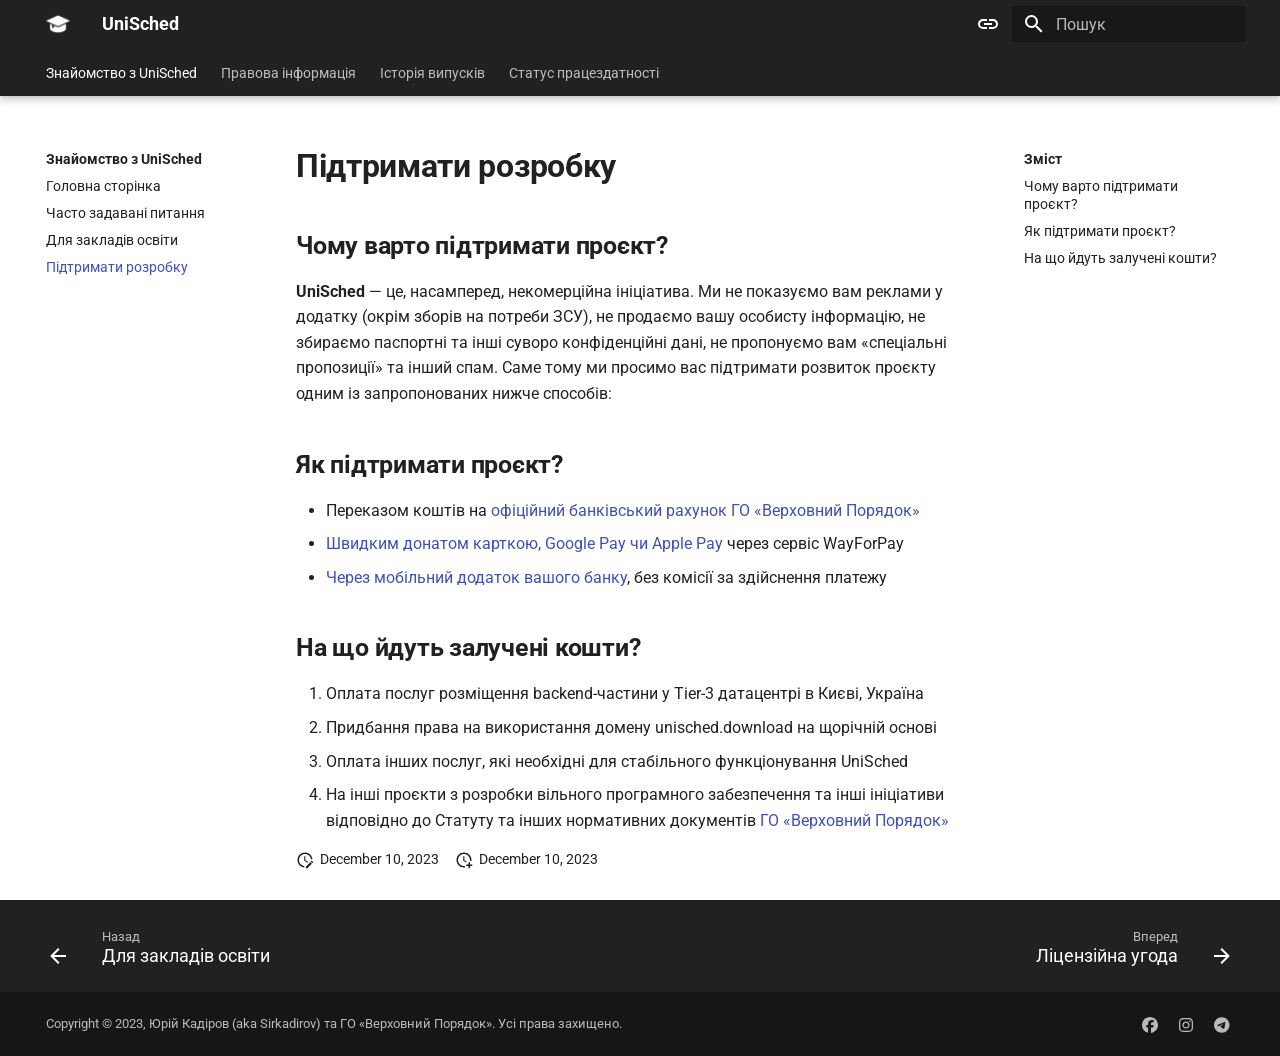
<file: donate/index.html>
<!doctype html>
<html lang="uk" class="no-js">
  <head>
    
      <meta charset="utf-8">
      <meta name="viewport" content="width=device-width,initial-scale=1">
      
      
      
        <link rel="canonical" href="https://help.unisched.download/donate/">
      
      
        <link rel="prev" href="../institutions/">
      
      
        <link rel="next" href="../legal/terms/">
      
      
      <link rel="icon" href="../assets/icons/favicon.ico">
      <meta name="generator" content="mkdocs-1.5.3, mkdocs-material-9.5.1">
    
    
      
        <title>Підтримати розробку - UniSched</title>
      
    
    
      <link rel="stylesheet" href="../assets/stylesheets/main.45e1311d.min.css">
      
        
        <link rel="stylesheet" href="../assets/stylesheets/palette.06af60db.min.css">
      
      
  
  
    
    
  
  
  <style>:root{--md-admonition-icon--quote:url('data:image/svg+xml;charset=utf-8,<svg xmlns="http://www.w3.org/2000/svg" viewBox="0 0 16 16"><path d="M8.22 2.97a.75.75 0 0 1 1.06 0l4.25 4.25a.75.75 0 0 1 0 1.06l-4.25 4.25a.751.751 0 0 1-1.042-.018.751.751 0 0 1-.018-1.042l2.97-2.97H3.75a.75.75 0 0 1 0-1.5h7.44L8.22 4.03a.75.75 0 0 1 0-1.06Z"/></svg>');}</style>



    
    
      
    
    
      
        
        
        <link rel="preconnect" href="https://fonts.gstatic.com" crossorigin>
        <link rel="stylesheet" href="https://fonts.googleapis.com/css?family=Roboto:300,300i,400,400i,700,700i%7CRoboto+Mono:400,400i,700,700i&display=fallback">
        <style>:root{--md-text-font:"Roboto";--md-code-font:"Roboto Mono"}</style>
      
    
    
      <link rel="stylesheet" href="../stylesheets/extra.css">
    
    <script>__md_scope=new URL("..",location),__md_hash=e=>[...e].reduce((e,_)=>(e<<5)-e+_.charCodeAt(0),0),__md_get=(e,_=localStorage,t=__md_scope)=>JSON.parse(_.getItem(t.pathname+"."+e)),__md_set=(e,_,t=localStorage,a=__md_scope)=>{try{t.setItem(a.pathname+"."+e,JSON.stringify(_))}catch(e){}}</script>
    
      

    
    
    
  </head>
  
  
    
    
      
    
    
    
    
    <body dir="ltr" data-md-color-scheme="default" data-md-color-primary="indigo" data-md-color-accent="indigo">
  
    
    <input class="md-toggle" data-md-toggle="drawer" type="checkbox" id="__drawer" autocomplete="off">
    <input class="md-toggle" data-md-toggle="search" type="checkbox" id="__search" autocomplete="off">
    <label class="md-overlay" for="__drawer"></label>
    <div data-md-component="skip">
      
        
        <a href="#_1" class="md-skip">
          Перейти до змісту
        </a>
      
    </div>
    <div data-md-component="announce">
      
    </div>
    
    
      

  

<header class="md-header md-header--shadow md-header--lifted" data-md-component="header">
  <nav class="md-header__inner md-grid" aria-label="Хедер">
    <a href=".." title="UniSched" class="md-header__button md-logo" aria-label="UniSched" data-md-component="logo">
      
  <img src="../assets/icons/unisched_icon_white.png" alt="logo">

    </a>
    <label class="md-header__button md-icon" for="__drawer">
      
      <svg xmlns="http://www.w3.org/2000/svg" viewBox="0 0 24 24"><path d="M3 6h18v2H3V6m0 5h18v2H3v-2m0 5h18v2H3v-2Z"/></svg>
    </label>
    <div class="md-header__title" data-md-component="header-title">
      <div class="md-header__ellipsis">
        <div class="md-header__topic">
          <span class="md-ellipsis">
            UniSched
          </span>
        </div>
        <div class="md-header__topic" data-md-component="header-topic">
          <span class="md-ellipsis">
            
              Підтримати розробку
            
          </span>
        </div>
      </div>
    </div>
    
      
        <form class="md-header__option" data-md-component="palette">
  
    
    
    
    <input class="md-option" data-md-color-media="(prefers-color-scheme)" data-md-color-scheme="default" data-md-color-primary="indigo" data-md-color-accent="indigo"  aria-label="Switch to light mode"  type="radio" name="__palette" id="__palette_0">
    
      <label class="md-header__button md-icon" title="Switch to light mode" for="__palette_1" hidden>
        <svg xmlns="http://www.w3.org/2000/svg" viewBox="0 0 24 24"><path d="M3.9 12c0-1.71 1.39-3.1 3.1-3.1h4V7H7a5 5 0 0 0-5 5 5 5 0 0 0 5 5h4v-1.9H7c-1.71 0-3.1-1.39-3.1-3.1M8 13h8v-2H8v2m9-6h-4v1.9h4c1.71 0 3.1 1.39 3.1 3.1 0 1.71-1.39 3.1-3.1 3.1h-4V17h4a5 5 0 0 0 5-5 5 5 0 0 0-5-5Z"/></svg>
      </label>
    
  
    
    
    
    <input class="md-option" data-md-color-media="(prefers-color-scheme: light)" data-md-color-scheme="unisched-light" data-md-color-primary="indigo" data-md-color-accent="indigo"  aria-label="Switch to dark mode"  type="radio" name="__palette" id="__palette_1">
    
      <label class="md-header__button md-icon" title="Switch to dark mode" for="__palette_2" hidden>
        <svg xmlns="http://www.w3.org/2000/svg" viewBox="0 0 24 24"><path d="M17 6H7c-3.31 0-6 2.69-6 6s2.69 6 6 6h10c3.31 0 6-2.69 6-6s-2.69-6-6-6zm0 10H7c-2.21 0-4-1.79-4-4s1.79-4 4-4h10c2.21 0 4 1.79 4 4s-1.79 4-4 4zM7 9c-1.66 0-3 1.34-3 3s1.34 3 3 3 3-1.34 3-3-1.34-3-3-3z"/></svg>
      </label>
    
  
    
    
    
    <input class="md-option" data-md-color-media="(prefers-color-scheme: dark)" data-md-color-scheme="slate" data-md-color-primary="black" data-md-color-accent="indigo"  aria-label="Switch to system preference"  type="radio" name="__palette" id="__palette_2">
    
      <label class="md-header__button md-icon" title="Switch to system preference" for="__palette_0" hidden>
        <svg xmlns="http://www.w3.org/2000/svg" viewBox="0 0 24 24"><path d="M17 7H7a5 5 0 0 0-5 5 5 5 0 0 0 5 5h10a5 5 0 0 0 5-5 5 5 0 0 0-5-5m0 8a3 3 0 0 1-3-3 3 3 0 0 1 3-3 3 3 0 0 1 3 3 3 3 0 0 1-3 3Z"/></svg>
      </label>
    
  
</form>
      
    
    
      <script>var media,input,key,value,palette=__md_get("__palette");if(palette&&palette.color){"(prefers-color-scheme)"===palette.color.media&&(media=matchMedia("(prefers-color-scheme: light)"),input=document.querySelector(media.matches?"[data-md-color-media='(prefers-color-scheme: light)']":"[data-md-color-media='(prefers-color-scheme: dark)']"),palette.color.media=input.getAttribute("data-md-color-media"),palette.color.scheme=input.getAttribute("data-md-color-scheme"),palette.color.primary=input.getAttribute("data-md-color-primary"),palette.color.accent=input.getAttribute("data-md-color-accent"));for([key,value]of Object.entries(palette.color))document.body.setAttribute("data-md-color-"+key,value)}</script>
    
    
    
      <label class="md-header__button md-icon" for="__search">
        
        <svg xmlns="http://www.w3.org/2000/svg" viewBox="0 0 24 24"><path d="M9.5 3A6.5 6.5 0 0 1 16 9.5c0 1.61-.59 3.09-1.56 4.23l.27.27h.79l5 5-1.5 1.5-5-5v-.79l-.27-.27A6.516 6.516 0 0 1 9.5 16 6.5 6.5 0 0 1 3 9.5 6.5 6.5 0 0 1 9.5 3m0 2C7 5 5 7 5 9.5S7 14 9.5 14 14 12 14 9.5 12 5 9.5 5Z"/></svg>
      </label>
      <div class="md-search" data-md-component="search" role="dialog">
  <label class="md-search__overlay" for="__search"></label>
  <div class="md-search__inner" role="search">
    <form class="md-search__form" name="search">
      <input type="text" class="md-search__input" name="query" aria-label="Пошук" placeholder="Пошук" autocapitalize="off" autocorrect="off" autocomplete="off" spellcheck="false" data-md-component="search-query" required>
      <label class="md-search__icon md-icon" for="__search">
        
        <svg xmlns="http://www.w3.org/2000/svg" viewBox="0 0 24 24"><path d="M9.5 3A6.5 6.5 0 0 1 16 9.5c0 1.61-.59 3.09-1.56 4.23l.27.27h.79l5 5-1.5 1.5-5-5v-.79l-.27-.27A6.516 6.516 0 0 1 9.5 16 6.5 6.5 0 0 1 3 9.5 6.5 6.5 0 0 1 9.5 3m0 2C7 5 5 7 5 9.5S7 14 9.5 14 14 12 14 9.5 12 5 9.5 5Z"/></svg>
        
        <svg xmlns="http://www.w3.org/2000/svg" viewBox="0 0 24 24"><path d="M20 11v2H8l5.5 5.5-1.42 1.42L4.16 12l7.92-7.92L13.5 5.5 8 11h12Z"/></svg>
      </label>
      <nav class="md-search__options" aria-label="Шукати">
        
          <a href="javascript:void(0)" class="md-search__icon md-icon" title="Поділитись" aria-label="Поділитись" data-clipboard data-clipboard-text="" data-md-component="search-share" tabindex="-1">
            
            <svg xmlns="http://www.w3.org/2000/svg" viewBox="0 0 24 24"><path d="M18 16.08c-.76 0-1.44.3-1.96.77L8.91 12.7c.05-.23.09-.46.09-.7 0-.24-.04-.47-.09-.7l7.05-4.11c.54.5 1.25.81 2.04.81a3 3 0 0 0 3-3 3 3 0 0 0-3-3 3 3 0 0 0-3 3c0 .24.04.47.09.7L8.04 9.81C7.5 9.31 6.79 9 6 9a3 3 0 0 0-3 3 3 3 0 0 0 3 3c.79 0 1.5-.31 2.04-.81l7.12 4.15c-.05.21-.08.43-.08.66 0 1.61 1.31 2.91 2.92 2.91 1.61 0 2.92-1.3 2.92-2.91A2.92 2.92 0 0 0 18 16.08Z"/></svg>
          </a>
        
        <button type="reset" class="md-search__icon md-icon" title="Очистити" aria-label="Очистити" tabindex="-1">
          
          <svg xmlns="http://www.w3.org/2000/svg" viewBox="0 0 24 24"><path d="M19 6.41 17.59 5 12 10.59 6.41 5 5 6.41 10.59 12 5 17.59 6.41 19 12 13.41 17.59 19 19 17.59 13.41 12 19 6.41Z"/></svg>
        </button>
      </nav>
      
        <div class="md-search__suggest" data-md-component="search-suggest"></div>
      
    </form>
    <div class="md-search__output">
      <div class="md-search__scrollwrap" data-md-scrollfix>
        <div class="md-search-result" data-md-component="search-result">
          <div class="md-search-result__meta">
            Пошук розпочато
          </div>
          <ol class="md-search-result__list" role="presentation"></ol>
        </div>
      </div>
    </div>
  </div>
</div>
    
    
  </nav>
  
    
      
<nav class="md-tabs" aria-label="Вкладки" data-md-component="tabs">
  <div class="md-grid">
    <ul class="md-tabs__list">
      
        
  
  
    
  
  
    
    
      <li class="md-tabs__item md-tabs__item--active">
        <a href=".." class="md-tabs__link">
          
  
  Знайомство з UniSched

        </a>
      </li>
    
  

      
        
  
  
  
    
    
      <li class="md-tabs__item">
        <a href="../legal/terms/" class="md-tabs__link">
          
  
  Правова інформація

        </a>
      </li>
    
  

      
        
  
  
  
    <li class="md-tabs__item">
      <a href="https://changelog.unisched.download/" class="md-tabs__link">
        
  
    
  
  Історія випусків

      </a>
    </li>
  

      
        
  
  
  
    <li class="md-tabs__item">
      <a href="https://status.unisched.download/" class="md-tabs__link">
        
  
    
  
  Статус працездатності

      </a>
    </li>
  

      
    </ul>
  </div>
</nav>
    
  
</header>
    
    <div class="md-container" data-md-component="container">
      
      
        
      
      <main class="md-main" data-md-component="main">
        <div class="md-main__inner md-grid">
          
            
              
              <div class="md-sidebar md-sidebar--primary" data-md-component="sidebar" data-md-type="navigation" >
                <div class="md-sidebar__scrollwrap">
                  <div class="md-sidebar__inner">
                    


  


<nav class="md-nav md-nav--primary md-nav--lifted" aria-label="Навігація" data-md-level="0">
  <label class="md-nav__title" for="__drawer">
    <a href=".." title="UniSched" class="md-nav__button md-logo" aria-label="UniSched" data-md-component="logo">
      
  <img src="../assets/icons/unisched_icon_white.png" alt="logo">

    </a>
    UniSched
  </label>
  
  <ul class="md-nav__list" data-md-scrollfix>
    
      
      
  
  
    
  
  
  
    
    
    
    
    
      
      
    
    <li class="md-nav__item md-nav__item--active md-nav__item--section md-nav__item--nested">
      
        
        
        
        <input class="md-nav__toggle md-toggle " type="checkbox" id="__nav_1" checked>
        
          
          <label class="md-nav__link" for="__nav_1" id="__nav_1_label" tabindex="">
            
  
  <span class="md-ellipsis">
    Знайомство з UniSched
  </span>
  

            <span class="md-nav__icon md-icon"></span>
          </label>
        
        <nav class="md-nav" data-md-level="1" aria-labelledby="__nav_1_label" aria-expanded="true">
          <label class="md-nav__title" for="__nav_1">
            <span class="md-nav__icon md-icon"></span>
            Знайомство з UniSched
          </label>
          <ul class="md-nav__list" data-md-scrollfix>
            
              
                
  
  
  
  
    <li class="md-nav__item">
      <a href=".." class="md-nav__link">
        
  
  <span class="md-ellipsis">
    Головна сторінка
  </span>
  

      </a>
    </li>
  

              
            
              
                
  
  
  
  
    <li class="md-nav__item">
      <a href="../faq/" class="md-nav__link">
        
  
  <span class="md-ellipsis">
    Часто задавані питання
  </span>
  

      </a>
    </li>
  

              
            
              
                
  
  
  
  
    <li class="md-nav__item">
      <a href="../institutions/" class="md-nav__link">
        
  
  <span class="md-ellipsis">
    Для закладів освіти
  </span>
  

      </a>
    </li>
  

              
            
              
                
  
  
    
  
  
  
    <li class="md-nav__item md-nav__item--active">
      
      <input class="md-nav__toggle md-toggle" type="checkbox" id="__toc">
      
      
        
      
      
        <label class="md-nav__link md-nav__link--active" for="__toc">
          
  
  <span class="md-ellipsis">
    Підтримати розробку
  </span>
  

          <span class="md-nav__icon md-icon"></span>
        </label>
      
      <a href="./" class="md-nav__link md-nav__link--active">
        
  
  <span class="md-ellipsis">
    Підтримати розробку
  </span>
  

      </a>
      
        

<nav class="md-nav md-nav--secondary" aria-label="Зміст">
  
  
  
    
  
  
    <label class="md-nav__title" for="__toc">
      <span class="md-nav__icon md-icon"></span>
      Зміст
    </label>
    <ul class="md-nav__list" data-md-component="toc" data-md-scrollfix>
      
        <li class="md-nav__item">
  <a href="#_2" class="md-nav__link">
    <span class="md-ellipsis">
      Чому варто підтримати проєкт?
    </span>
  </a>
  
</li>
      
        <li class="md-nav__item">
  <a href="#_3" class="md-nav__link">
    <span class="md-ellipsis">
      Як підтримати проєкт?
    </span>
  </a>
  
</li>
      
        <li class="md-nav__item">
  <a href="#_4" class="md-nav__link">
    <span class="md-ellipsis">
      На що йдуть залучені кошти?
    </span>
  </a>
  
</li>
      
    </ul>
  
</nav>
      
    </li>
  

              
            
          </ul>
        </nav>
      
    </li>
  

    
      
      
  
  
  
  
    
    
    
    
    
      
      
    
    <li class="md-nav__item md-nav__item--section md-nav__item--nested">
      
        
        
        
        <input class="md-nav__toggle md-toggle " type="checkbox" id="__nav_2" >
        
          
          <label class="md-nav__link" for="__nav_2" id="__nav_2_label" tabindex="">
            
  
  <span class="md-ellipsis">
    Правова інформація
  </span>
  

            <span class="md-nav__icon md-icon"></span>
          </label>
        
        <nav class="md-nav" data-md-level="1" aria-labelledby="__nav_2_label" aria-expanded="false">
          <label class="md-nav__title" for="__nav_2">
            <span class="md-nav__icon md-icon"></span>
            Правова інформація
          </label>
          <ul class="md-nav__list" data-md-scrollfix>
            
              
                
  
  
  
  
    <li class="md-nav__item">
      <a href="../legal/terms/" class="md-nav__link">
        
  
  <span class="md-ellipsis">
    Ліцензійна угода
  </span>
  

      </a>
    </li>
  

              
            
              
                
  
  
  
  
    <li class="md-nav__item">
      <a href="../legal/privacy/" class="md-nav__link">
        
  
  <span class="md-ellipsis">
    Політика конфіденційності
  </span>
  

      </a>
    </li>
  

              
            
              
                
  
  
  
  
    <li class="md-nav__item">
      <a href="../legal/data-deletion/" class="md-nav__link">
        
  
  <span class="md-ellipsis">
    Видалення даних
  </span>
  

      </a>
    </li>
  

              
            
          </ul>
        </nav>
      
    </li>
  

    
      
      
  
  
  
  
    <li class="md-nav__item">
      <a href="https://changelog.unisched.download/" class="md-nav__link">
        
  
  <span class="md-ellipsis">
    Історія випусків
  </span>
  

      </a>
    </li>
  

    
      
      
  
  
  
  
    <li class="md-nav__item">
      <a href="https://status.unisched.download/" class="md-nav__link">
        
  
  <span class="md-ellipsis">
    Статус працездатності
  </span>
  

      </a>
    </li>
  

    
  </ul>
</nav>
                  </div>
                </div>
              </div>
            
            
              
              <div class="md-sidebar md-sidebar--secondary" data-md-component="sidebar" data-md-type="toc" >
                <div class="md-sidebar__scrollwrap">
                  <div class="md-sidebar__inner">
                    

<nav class="md-nav md-nav--secondary" aria-label="Зміст">
  
  
  
    
  
  
    <label class="md-nav__title" for="__toc">
      <span class="md-nav__icon md-icon"></span>
      Зміст
    </label>
    <ul class="md-nav__list" data-md-component="toc" data-md-scrollfix>
      
        <li class="md-nav__item">
  <a href="#_2" class="md-nav__link">
    <span class="md-ellipsis">
      Чому варто підтримати проєкт?
    </span>
  </a>
  
</li>
      
        <li class="md-nav__item">
  <a href="#_3" class="md-nav__link">
    <span class="md-ellipsis">
      Як підтримати проєкт?
    </span>
  </a>
  
</li>
      
        <li class="md-nav__item">
  <a href="#_4" class="md-nav__link">
    <span class="md-ellipsis">
      На що йдуть залучені кошти?
    </span>
  </a>
  
</li>
      
    </ul>
  
</nav>
                  </div>
                </div>
              </div>
            
          
          
            <div class="md-content" data-md-component="content">
              <article class="md-content__inner md-typeset">
                
                  


<h1 id="_1">Підтримати розробку</h1>
<h2 id="_2">Чому варто підтримати проєкт?</h2>
<p><strong>UniSched</strong> — це, насамперед, некомерційна ініціатива. Ми не показуємо вам реклами у додатку (окрім зборів на потреби ЗСУ), не продаємо вашу особисту інформацію, не збираємо паспортні та інші суворо конфіденційні дані, не пропонуємо вам «спеціальні пропозиції» та інший спам. Саме тому ми просимо вас підтримати розвиток проєкту одним із запропонованих нижче способів:</p>
<h2 id="_3">Як підтримати проєкт?</h2>
<ul>
<li>Переказом коштів на <a href="https://supremeorder.rocks/support/">офіційний банківський рахунок ГО «Верховний Порядок»</a></li>
<li><a href="https://aka.sirkadirov.com/donate/unisched">Швидким донатом карткою, Google Pay чи Apple Pay</a> через сервіс WayForPay</li>
<li><a href="https://bank.gov.ua/qr/[base64]">Через мобільний додаток вашого банку</a>, без комісії за здійснення платежу</li>
</ul>
<h2 id="_4">На що йдуть залучені кошти?</h2>
<ol>
<li>Оплата послуг розміщення backend-частини у Tier-3 датацентрі в Києві, Україна</li>
<li>Придбання права на використання домену unisched.download на щорічній основі</li>
<li>Оплата інших послуг, які необхідні для стабільного функціонування UniSched</li>
<li>На інші проєкти з розробки вільного програмного забезпечення та інші ініціативи відповідно до Статуту та інших нормативних документів <a href="https://supremeorder.rocks/">ГО «Верховний Порядок»</a></li>
</ol>







  
    
  
  
    
  


  <aside class="md-source-file">
    
      
  <span class="md-source-file__fact">
    <span class="md-icon" title="Востаннє оновлено">
      <svg xmlns="http://www.w3.org/2000/svg" viewBox="0 0 24 24"><path d="M21 13.1c-.1 0-.3.1-.4.2l-1 1 2.1 2.1 1-1c.2-.2.2-.6 0-.8l-1.3-1.3c-.1-.1-.2-.2-.4-.2m-1.9 1.8-6.1 6V23h2.1l6.1-6.1-2.1-2M12.5 7v5.2l4 2.4-1 1L11 13V7h1.5M11 21.9c-5.1-.5-9-4.8-9-9.9C2 6.5 6.5 2 12 2c5.3 0 9.6 4.1 10 9.3-.3-.1-.6-.2-1-.2s-.7.1-1 .2C19.6 7.2 16.2 4 12 4c-4.4 0-8 3.6-8 8 0 4.1 3.1 7.5 7.1 7.9l-.1.2v1.8Z"/></svg>
    </span>
    <span class="git-revision-date-localized-plugin git-revision-date-localized-plugin-date">December 10, 2023</span>
  </span>

    
    
      
  <span class="md-source-file__fact">
    <span class="md-icon" title="Створено">
      <svg xmlns="http://www.w3.org/2000/svg" viewBox="0 0 24 24"><path d="M14.47 15.08 11 13V7h1.5v5.25l3.08 1.83c-.41.28-.79.62-1.11 1m-1.39 4.84c-.36.05-.71.08-1.08.08-4.42 0-8-3.58-8-8s3.58-8 8-8 8 3.58 8 8c0 .37-.03.72-.08 1.08.69.1 1.33.32 1.92.64.1-.56.16-1.13.16-1.72 0-5.5-4.5-10-10-10S2 6.5 2 12s4.47 10 10 10c.59 0 1.16-.06 1.72-.16-.32-.59-.54-1.23-.64-1.92M18 15v3h-3v2h3v3h2v-3h3v-2h-3v-3h-2Z"/></svg>
    </span>
    <span class="git-revision-date-localized-plugin git-revision-date-localized-plugin-date">December 10, 2023</span>
  </span>

    
    
    
  </aside>





                
              </article>
            </div>
          
          
<script>var target=document.getElementById(location.hash.slice(1));target&&target.name&&(target.checked=target.name.startsWith("__tabbed_"))</script>
        </div>
        
          <button type="button" class="md-top md-icon" data-md-component="top" hidden>
  
  <svg xmlns="http://www.w3.org/2000/svg" viewBox="0 0 24 24"><path d="M13 20h-2V8l-5.5 5.5-1.42-1.42L12 4.16l7.92 7.92-1.42 1.42L13 8v12Z"/></svg>
  Повернутись нагору
</button>
        
      </main>
      
        <footer class="md-footer">
  
    
      
      <nav class="md-footer__inner md-grid" aria-label="Футер" >
        
          
          <a href="../institutions/" class="md-footer__link md-footer__link--prev" aria-label="Назад: Для закладів освіти">
            <div class="md-footer__button md-icon">
              
              <svg xmlns="http://www.w3.org/2000/svg" viewBox="0 0 24 24"><path d="M20 11v2H8l5.5 5.5-1.42 1.42L4.16 12l7.92-7.92L13.5 5.5 8 11h12Z"/></svg>
            </div>
            <div class="md-footer__title">
              <span class="md-footer__direction">
                Назад
              </span>
              <div class="md-ellipsis">
                Для закладів освіти
              </div>
            </div>
          </a>
        
        
          
          <a href="../legal/terms/" class="md-footer__link md-footer__link--next" aria-label="Вперед: Ліцензійна угода">
            <div class="md-footer__title">
              <span class="md-footer__direction">
                Вперед
              </span>
              <div class="md-ellipsis">
                Ліцензійна угода
              </div>
            </div>
            <div class="md-footer__button md-icon">
              
              <svg xmlns="http://www.w3.org/2000/svg" viewBox="0 0 24 24"><path d="M4 11v2h12l-5.5 5.5 1.42 1.42L19.84 12l-7.92-7.92L10.5 5.5 16 11H4Z"/></svg>
            </div>
          </a>
        
      </nav>
    
  
  <div class="md-footer-meta md-typeset">
    <div class="md-footer-meta__inner md-grid">
      <div class="md-copyright">
  
    <div class="md-copyright__highlight">
      Copyright &copy; 2023, <a href="https://sirkadirov.com/" target="_blank">Юрій Кадіров (aka Sirkadirov)</a> та <a href="https://supremeorder.rocks/" target="_blank">ГО «Верховний Порядок»</a>. Усі права захищено.
    </div>
  
  
</div>
      
        <div class="md-social">
  
    
    
    
    
      
      
    
    <a href="https://facebook.com/groups/unisched" target="_blank" rel="noopener" title="facebook.com" class="md-social__link">
      <svg xmlns="http://www.w3.org/2000/svg" viewBox="0 0 512 512"><!--! Font Awesome Free 6.5.1 by @fontawesome - https://fontawesome.com License - https://fontawesome.com/license/free (Icons: CC BY 4.0, Fonts: SIL OFL 1.1, Code: MIT License) Copyright 2023 Fonticons, Inc.--><path d="M512 256C512 114.6 397.4 0 256 0S0 114.6 0 256c0 120 82.7 220.8 194.2 248.5V334.2h-52.8V256h52.8v-33.7c0-87.1 39.4-127.5 125-127.5 16.2 0 44.2 3.2 55.7 6.4V172c-6-.6-16.5-1-29.6-1-42 0-58.2 15.9-58.2 57.2V256h83.6l-14.4 78.2H287v175.9C413.8 494.8 512 386.9 512 256z"/></svg>
    </a>
  
    
    
    
    
      
      
    
    <a href="https://instagram.com/ngosupremeorder" target="_blank" rel="noopener" title="instagram.com" class="md-social__link">
      <svg xmlns="http://www.w3.org/2000/svg" viewBox="0 0 448 512"><!--! Font Awesome Free 6.5.1 by @fontawesome - https://fontawesome.com License - https://fontawesome.com/license/free (Icons: CC BY 4.0, Fonts: SIL OFL 1.1, Code: MIT License) Copyright 2023 Fonticons, Inc.--><path d="M224.1 141c-63.6 0-114.9 51.3-114.9 114.9s51.3 114.9 114.9 114.9S339 319.5 339 255.9 287.7 141 224.1 141zm0 189.6c-41.1 0-74.7-33.5-74.7-74.7s33.5-74.7 74.7-74.7 74.7 33.5 74.7 74.7-33.6 74.7-74.7 74.7zm146.4-194.3c0 14.9-12 26.8-26.8 26.8-14.9 0-26.8-12-26.8-26.8s12-26.8 26.8-26.8 26.8 12 26.8 26.8zm76.1 27.2c-1.7-35.9-9.9-67.7-36.2-93.9-26.2-26.2-58-34.4-93.9-36.2-37-2.1-147.9-2.1-184.9 0-35.8 1.7-67.6 9.9-93.9 36.1s-34.4 58-36.2 93.9c-2.1 37-2.1 147.9 0 184.9 1.7 35.9 9.9 67.7 36.2 93.9s58 34.4 93.9 36.2c37 2.1 147.9 2.1 184.9 0 35.9-1.7 67.7-9.9 93.9-36.2 26.2-26.2 34.4-58 36.2-93.9 2.1-37 2.1-147.8 0-184.8zM398.8 388c-7.8 19.6-22.9 34.7-42.6 42.6-29.5 11.7-99.5 9-132.1 9s-102.7 2.6-132.1-9c-19.6-7.8-34.7-22.9-42.6-42.6-11.7-29.5-9-99.5-9-132.1s-2.6-102.7 9-132.1c7.8-19.6 22.9-34.7 42.6-42.6 29.5-11.7 99.5-9 132.1-9s102.7-2.6 132.1 9c19.6 7.8 34.7 22.9 42.6 42.6 11.7 29.5 9 99.5 9 132.1s2.7 102.7-9 132.1z"/></svg>
    </a>
  
    
    
    
    
      
      
    
    <a href="https://t.me/unisched" target="_blank" rel="noopener" title="t.me" class="md-social__link">
      <svg xmlns="http://www.w3.org/2000/svg" viewBox="0 0 496 512"><!--! Font Awesome Free 6.5.1 by @fontawesome - https://fontawesome.com License - https://fontawesome.com/license/free (Icons: CC BY 4.0, Fonts: SIL OFL 1.1, Code: MIT License) Copyright 2023 Fonticons, Inc.--><path d="M248 8C111.033 8 0 119.033 0 256s111.033 248 248 248 248-111.033 248-248S384.967 8 248 8Zm114.952 168.66c-3.732 39.215-19.881 134.378-28.1 178.3-3.476 18.584-10.322 24.816-16.948 25.425-14.4 1.326-25.338-9.517-39.287-18.661-21.827-14.308-34.158-23.215-55.346-37.177-24.485-16.135-8.612-25 5.342-39.5 3.652-3.793 67.107-61.51 68.335-66.746.153-.655.3-3.1-1.154-4.384s-3.59-.849-5.135-.5q-3.283.746-104.608 69.142-14.845 10.194-26.894 9.934c-8.855-.191-25.888-5.006-38.551-9.123-15.531-5.048-27.875-7.717-26.8-16.291q.84-6.7 18.45-13.7 108.446-47.248 144.628-62.3c68.872-28.647 83.183-33.623 92.511-33.789 2.052-.034 6.639.474 9.61 2.885a10.452 10.452 0 0 1 3.53 6.716 43.765 43.765 0 0 1 .417 9.769Z"/></svg>
    </a>
  
</div>
      
    </div>
  </div>
</footer>
      
    </div>
    <div class="md-dialog" data-md-component="dialog">
      <div class="md-dialog__inner md-typeset"></div>
    </div>
    
    
    <script id="__config" type="application/json">{"base": "..", "features": ["navigation.footer", "navigation.tabs", "navigation.tabs.sticky", "navigation.top", "navigation.tracking", "search.highlight", "search.share", "search.suggest", "toc.follow"], "search": "../assets/javascripts/workers/search.f886a092.min.js", "translations": {"clipboard.copied": "\u0421\u043a\u043e\u043f\u0456\u0439\u043e\u0432\u0430\u043d\u043e \u0432 \u0431\u0443\u0444\u0435\u0440", "clipboard.copy": "\u0421\u043a\u043e\u043f\u0456\u044e\u0432\u0430\u0442\u0438 \u0432 \u0431\u0443\u0444\u0435\u0440", "search.result.more.one": "\u0429\u0435 1 \u0437\u0431\u0456\u0433 \u043d\u0430 \u0446\u0456\u0439 \u0441\u0442\u043e\u0440\u0456\u043d\u0446\u0456", "search.result.more.other": "\u0429\u0435 # \u0437\u0431\u0456\u0433\u0456\u0432 \u043d\u0430 \u0446\u0456\u0439 \u0441\u0442\u043e\u0440\u0456\u043d\u0446\u0456", "search.result.none": "\u0417\u0431\u0456\u0433\u0456\u0432 \u043d\u0435 \u0437\u043d\u0430\u0439\u0434\u0435\u043d\u043e", "search.result.one": "\u0417\u043d\u0430\u0439\u0434\u0435\u043d\u043e 1 \u0437\u0431\u0456\u0433", "search.result.other": "\u0417\u043d\u0430\u0439\u0434\u0435\u043d\u043e # \u0437\u0431\u0456\u0433\u0456\u0432", "search.result.placeholder": "\u0420\u043e\u0437\u043f\u043e\u0447\u043d\u0456\u0442\u044c \u043f\u0438\u0441\u0430\u0442\u0438 \u0434\u043b\u044f \u043f\u043e\u0448\u0443\u043a\u0443", "search.result.term.missing": "\u041d\u0435 \u0437\u043d\u0430\u0439\u0434\u0435\u043d\u043e \u0437\u0430\u043f\u0438\u0442\u0443", "select.version": "\u041e\u0431\u0440\u0430\u0442\u0438 \u0432\u0435\u0440\u0441\u0456\u044e"}}</script>
    
    
      <script src="../assets/javascripts/bundle.d7c377c4.min.js"></script>
      
    
  </body>
</html>
</file>
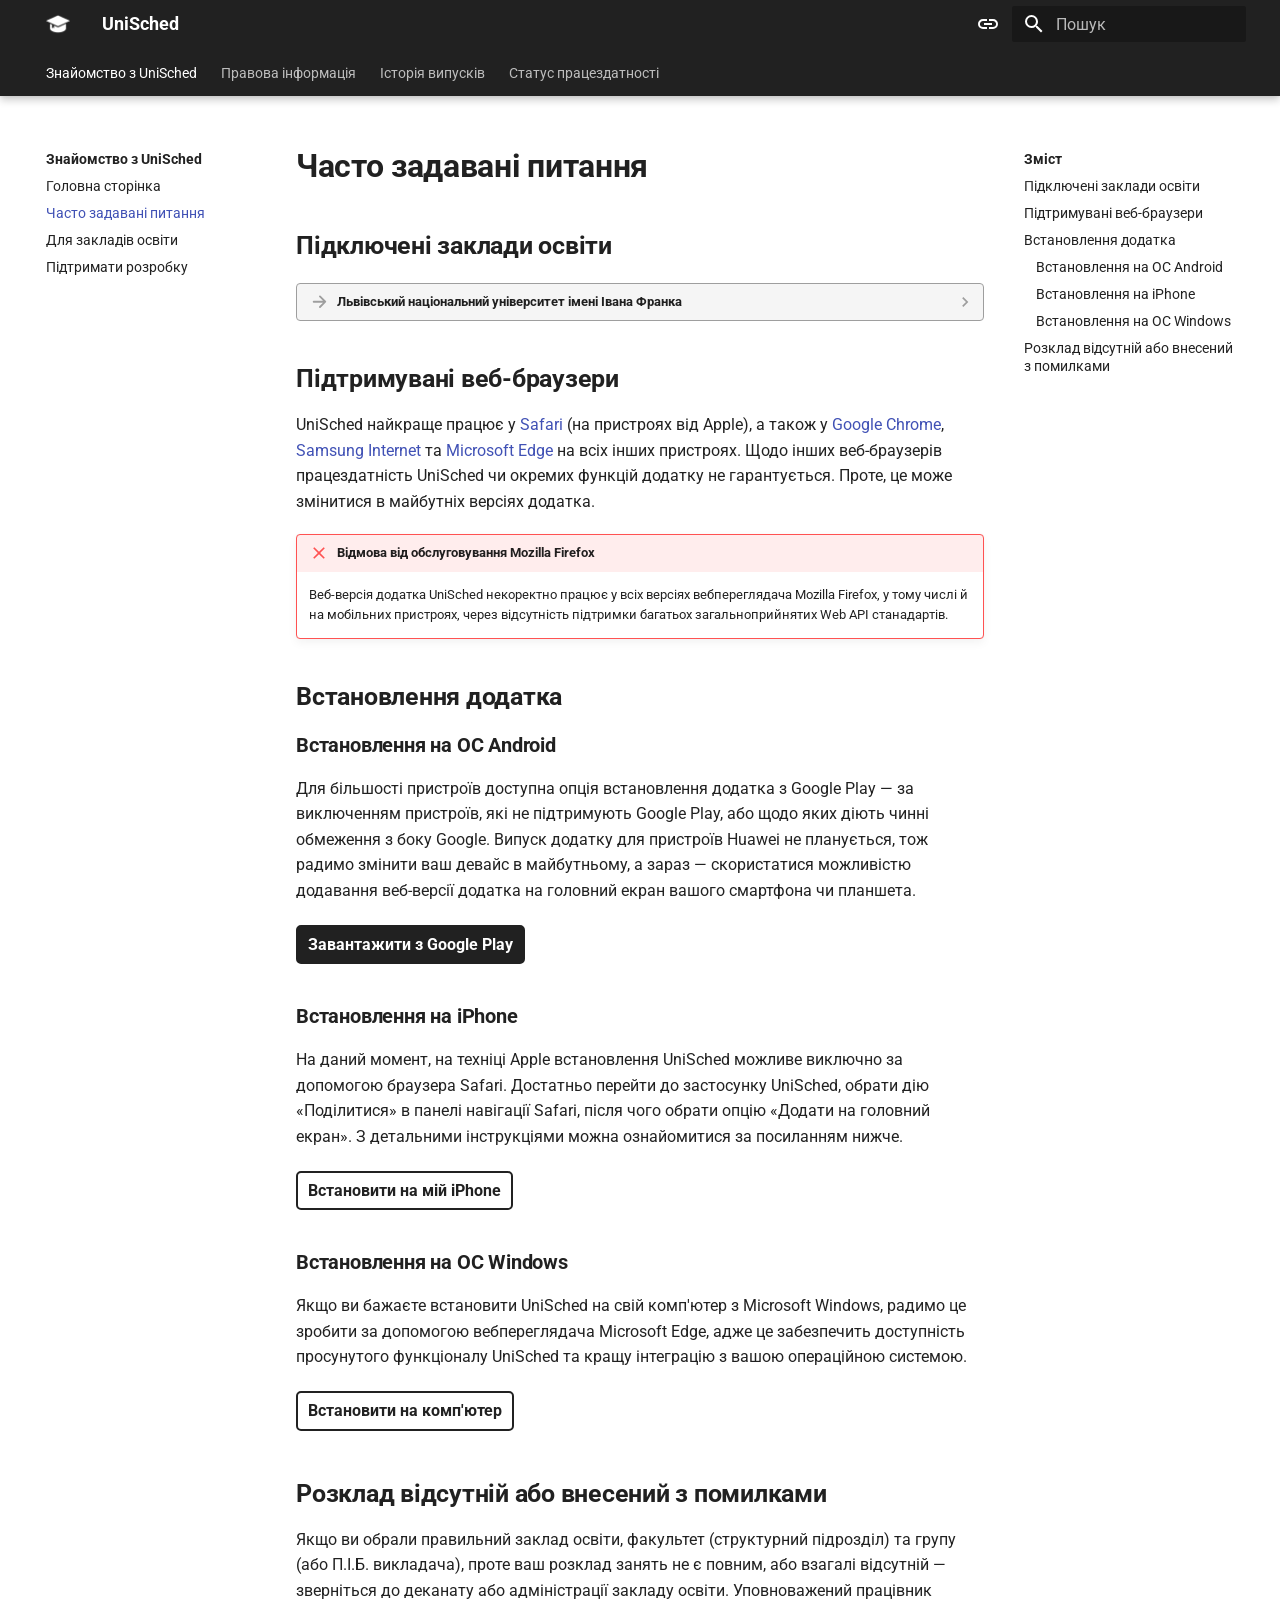
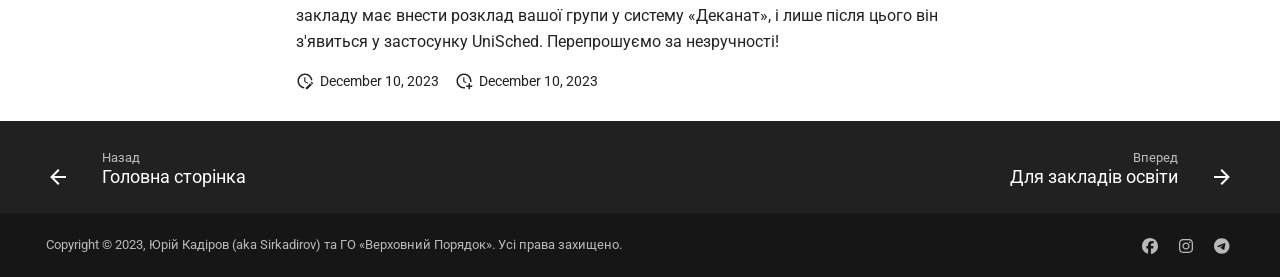
<file: faq/index.html>
<!doctype html>
<html lang="uk" class="no-js">
  <head>
    
      <meta charset="utf-8">
      <meta name="viewport" content="width=device-width,initial-scale=1">
      
      
      
        <link rel="canonical" href="https://help.unisched.download/faq/">
      
      
        <link rel="prev" href="..">
      
      
        <link rel="next" href="../institutions/">
      
      
      <link rel="icon" href="../assets/icons/favicon.ico">
      <meta name="generator" content="mkdocs-1.5.3, mkdocs-material-9.5.1">
    
    
      
        <title>Часто задавані питання - UniSched</title>
      
    
    
      <link rel="stylesheet" href="../assets/stylesheets/main.45e1311d.min.css">
      
        
        <link rel="stylesheet" href="../assets/stylesheets/palette.06af60db.min.css">
      
      
  
  
    
    
  
  
  <style>:root{--md-admonition-icon--quote:url('data:image/svg+xml;charset=utf-8,<svg xmlns="http://www.w3.org/2000/svg" viewBox="0 0 16 16"><path d="M8.22 2.97a.75.75 0 0 1 1.06 0l4.25 4.25a.75.75 0 0 1 0 1.06l-4.25 4.25a.751.751 0 0 1-1.042-.018.751.751 0 0 1-.018-1.042l2.97-2.97H3.75a.75.75 0 0 1 0-1.5h7.44L8.22 4.03a.75.75 0 0 1 0-1.06Z"/></svg>');}</style>



    
    
      
    
    
      
        
        
        <link rel="preconnect" href="https://fonts.gstatic.com" crossorigin>
        <link rel="stylesheet" href="https://fonts.googleapis.com/css?family=Roboto:300,300i,400,400i,700,700i%7CRoboto+Mono:400,400i,700,700i&display=fallback">
        <style>:root{--md-text-font:"Roboto";--md-code-font:"Roboto Mono"}</style>
      
    
    
      <link rel="stylesheet" href="../stylesheets/extra.css">
    
    <script>__md_scope=new URL("..",location),__md_hash=e=>[...e].reduce((e,_)=>(e<<5)-e+_.charCodeAt(0),0),__md_get=(e,_=localStorage,t=__md_scope)=>JSON.parse(_.getItem(t.pathname+"."+e)),__md_set=(e,_,t=localStorage,a=__md_scope)=>{try{t.setItem(a.pathname+"."+e,JSON.stringify(_))}catch(e){}}</script>
    
      

    
    
    
  </head>
  
  
    
    
      
    
    
    
    
    <body dir="ltr" data-md-color-scheme="default" data-md-color-primary="indigo" data-md-color-accent="indigo">
  
    
    <input class="md-toggle" data-md-toggle="drawer" type="checkbox" id="__drawer" autocomplete="off">
    <input class="md-toggle" data-md-toggle="search" type="checkbox" id="__search" autocomplete="off">
    <label class="md-overlay" for="__drawer"></label>
    <div data-md-component="skip">
      
        
        <a href="#_1" class="md-skip">
          Перейти до змісту
        </a>
      
    </div>
    <div data-md-component="announce">
      
    </div>
    
    
      

  

<header class="md-header md-header--shadow md-header--lifted" data-md-component="header">
  <nav class="md-header__inner md-grid" aria-label="Хедер">
    <a href=".." title="UniSched" class="md-header__button md-logo" aria-label="UniSched" data-md-component="logo">
      
  <img src="../assets/icons/unisched_icon_white.png" alt="logo">

    </a>
    <label class="md-header__button md-icon" for="__drawer">
      
      <svg xmlns="http://www.w3.org/2000/svg" viewBox="0 0 24 24"><path d="M3 6h18v2H3V6m0 5h18v2H3v-2m0 5h18v2H3v-2Z"/></svg>
    </label>
    <div class="md-header__title" data-md-component="header-title">
      <div class="md-header__ellipsis">
        <div class="md-header__topic">
          <span class="md-ellipsis">
            UniSched
          </span>
        </div>
        <div class="md-header__topic" data-md-component="header-topic">
          <span class="md-ellipsis">
            
              Часто задавані питання
            
          </span>
        </div>
      </div>
    </div>
    
      
        <form class="md-header__option" data-md-component="palette">
  
    
    
    
    <input class="md-option" data-md-color-media="(prefers-color-scheme)" data-md-color-scheme="default" data-md-color-primary="indigo" data-md-color-accent="indigo"  aria-label="Switch to light mode"  type="radio" name="__palette" id="__palette_0">
    
      <label class="md-header__button md-icon" title="Switch to light mode" for="__palette_1" hidden>
        <svg xmlns="http://www.w3.org/2000/svg" viewBox="0 0 24 24"><path d="M3.9 12c0-1.71 1.39-3.1 3.1-3.1h4V7H7a5 5 0 0 0-5 5 5 5 0 0 0 5 5h4v-1.9H7c-1.71 0-3.1-1.39-3.1-3.1M8 13h8v-2H8v2m9-6h-4v1.9h4c1.71 0 3.1 1.39 3.1 3.1 0 1.71-1.39 3.1-3.1 3.1h-4V17h4a5 5 0 0 0 5-5 5 5 0 0 0-5-5Z"/></svg>
      </label>
    
  
    
    
    
    <input class="md-option" data-md-color-media="(prefers-color-scheme: light)" data-md-color-scheme="unisched-light" data-md-color-primary="indigo" data-md-color-accent="indigo"  aria-label="Switch to dark mode"  type="radio" name="__palette" id="__palette_1">
    
      <label class="md-header__button md-icon" title="Switch to dark mode" for="__palette_2" hidden>
        <svg xmlns="http://www.w3.org/2000/svg" viewBox="0 0 24 24"><path d="M17 6H7c-3.31 0-6 2.69-6 6s2.69 6 6 6h10c3.31 0 6-2.69 6-6s-2.69-6-6-6zm0 10H7c-2.21 0-4-1.79-4-4s1.79-4 4-4h10c2.21 0 4 1.79 4 4s-1.79 4-4 4zM7 9c-1.66 0-3 1.34-3 3s1.34 3 3 3 3-1.34 3-3-1.34-3-3-3z"/></svg>
      </label>
    
  
    
    
    
    <input class="md-option" data-md-color-media="(prefers-color-scheme: dark)" data-md-color-scheme="slate" data-md-color-primary="black" data-md-color-accent="indigo"  aria-label="Switch to system preference"  type="radio" name="__palette" id="__palette_2">
    
      <label class="md-header__button md-icon" title="Switch to system preference" for="__palette_0" hidden>
        <svg xmlns="http://www.w3.org/2000/svg" viewBox="0 0 24 24"><path d="M17 7H7a5 5 0 0 0-5 5 5 5 0 0 0 5 5h10a5 5 0 0 0 5-5 5 5 0 0 0-5-5m0 8a3 3 0 0 1-3-3 3 3 0 0 1 3-3 3 3 0 0 1 3 3 3 3 0 0 1-3 3Z"/></svg>
      </label>
    
  
</form>
      
    
    
      <script>var media,input,key,value,palette=__md_get("__palette");if(palette&&palette.color){"(prefers-color-scheme)"===palette.color.media&&(media=matchMedia("(prefers-color-scheme: light)"),input=document.querySelector(media.matches?"[data-md-color-media='(prefers-color-scheme: light)']":"[data-md-color-media='(prefers-color-scheme: dark)']"),palette.color.media=input.getAttribute("data-md-color-media"),palette.color.scheme=input.getAttribute("data-md-color-scheme"),palette.color.primary=input.getAttribute("data-md-color-primary"),palette.color.accent=input.getAttribute("data-md-color-accent"));for([key,value]of Object.entries(palette.color))document.body.setAttribute("data-md-color-"+key,value)}</script>
    
    
    
      <label class="md-header__button md-icon" for="__search">
        
        <svg xmlns="http://www.w3.org/2000/svg" viewBox="0 0 24 24"><path d="M9.5 3A6.5 6.5 0 0 1 16 9.5c0 1.61-.59 3.09-1.56 4.23l.27.27h.79l5 5-1.5 1.5-5-5v-.79l-.27-.27A6.516 6.516 0 0 1 9.5 16 6.5 6.5 0 0 1 3 9.5 6.5 6.5 0 0 1 9.5 3m0 2C7 5 5 7 5 9.5S7 14 9.5 14 14 12 14 9.5 12 5 9.5 5Z"/></svg>
      </label>
      <div class="md-search" data-md-component="search" role="dialog">
  <label class="md-search__overlay" for="__search"></label>
  <div class="md-search__inner" role="search">
    <form class="md-search__form" name="search">
      <input type="text" class="md-search__input" name="query" aria-label="Пошук" placeholder="Пошук" autocapitalize="off" autocorrect="off" autocomplete="off" spellcheck="false" data-md-component="search-query" required>
      <label class="md-search__icon md-icon" for="__search">
        
        <svg xmlns="http://www.w3.org/2000/svg" viewBox="0 0 24 24"><path d="M9.5 3A6.5 6.5 0 0 1 16 9.5c0 1.61-.59 3.09-1.56 4.23l.27.27h.79l5 5-1.5 1.5-5-5v-.79l-.27-.27A6.516 6.516 0 0 1 9.5 16 6.5 6.5 0 0 1 3 9.5 6.5 6.5 0 0 1 9.5 3m0 2C7 5 5 7 5 9.5S7 14 9.5 14 14 12 14 9.5 12 5 9.5 5Z"/></svg>
        
        <svg xmlns="http://www.w3.org/2000/svg" viewBox="0 0 24 24"><path d="M20 11v2H8l5.5 5.5-1.42 1.42L4.16 12l7.92-7.92L13.5 5.5 8 11h12Z"/></svg>
      </label>
      <nav class="md-search__options" aria-label="Шукати">
        
          <a href="javascript:void(0)" class="md-search__icon md-icon" title="Поділитись" aria-label="Поділитись" data-clipboard data-clipboard-text="" data-md-component="search-share" tabindex="-1">
            
            <svg xmlns="http://www.w3.org/2000/svg" viewBox="0 0 24 24"><path d="M18 16.08c-.76 0-1.44.3-1.96.77L8.91 12.7c.05-.23.09-.46.09-.7 0-.24-.04-.47-.09-.7l7.05-4.11c.54.5 1.25.81 2.04.81a3 3 0 0 0 3-3 3 3 0 0 0-3-3 3 3 0 0 0-3 3c0 .24.04.47.09.7L8.04 9.81C7.5 9.31 6.79 9 6 9a3 3 0 0 0-3 3 3 3 0 0 0 3 3c.79 0 1.5-.31 2.04-.81l7.12 4.15c-.05.21-.08.43-.08.66 0 1.61 1.31 2.91 2.92 2.91 1.61 0 2.92-1.3 2.92-2.91A2.92 2.92 0 0 0 18 16.08Z"/></svg>
          </a>
        
        <button type="reset" class="md-search__icon md-icon" title="Очистити" aria-label="Очистити" tabindex="-1">
          
          <svg xmlns="http://www.w3.org/2000/svg" viewBox="0 0 24 24"><path d="M19 6.41 17.59 5 12 10.59 6.41 5 5 6.41 10.59 12 5 17.59 6.41 19 12 13.41 17.59 19 19 17.59 13.41 12 19 6.41Z"/></svg>
        </button>
      </nav>
      
        <div class="md-search__suggest" data-md-component="search-suggest"></div>
      
    </form>
    <div class="md-search__output">
      <div class="md-search__scrollwrap" data-md-scrollfix>
        <div class="md-search-result" data-md-component="search-result">
          <div class="md-search-result__meta">
            Пошук розпочато
          </div>
          <ol class="md-search-result__list" role="presentation"></ol>
        </div>
      </div>
    </div>
  </div>
</div>
    
    
  </nav>
  
    
      
<nav class="md-tabs" aria-label="Вкладки" data-md-component="tabs">
  <div class="md-grid">
    <ul class="md-tabs__list">
      
        
  
  
    
  
  
    
    
      <li class="md-tabs__item md-tabs__item--active">
        <a href=".." class="md-tabs__link">
          
  
  Знайомство з UniSched

        </a>
      </li>
    
  

      
        
  
  
  
    
    
      <li class="md-tabs__item">
        <a href="../legal/terms/" class="md-tabs__link">
          
  
  Правова інформація

        </a>
      </li>
    
  

      
        
  
  
  
    <li class="md-tabs__item">
      <a href="https://changelog.unisched.download/" class="md-tabs__link">
        
  
    
  
  Історія випусків

      </a>
    </li>
  

      
        
  
  
  
    <li class="md-tabs__item">
      <a href="https://status.unisched.download/" class="md-tabs__link">
        
  
    
  
  Статус працездатності

      </a>
    </li>
  

      
    </ul>
  </div>
</nav>
    
  
</header>
    
    <div class="md-container" data-md-component="container">
      
      
        
      
      <main class="md-main" data-md-component="main">
        <div class="md-main__inner md-grid">
          
            
              
              <div class="md-sidebar md-sidebar--primary" data-md-component="sidebar" data-md-type="navigation" >
                <div class="md-sidebar__scrollwrap">
                  <div class="md-sidebar__inner">
                    


  


<nav class="md-nav md-nav--primary md-nav--lifted" aria-label="Навігація" data-md-level="0">
  <label class="md-nav__title" for="__drawer">
    <a href=".." title="UniSched" class="md-nav__button md-logo" aria-label="UniSched" data-md-component="logo">
      
  <img src="../assets/icons/unisched_icon_white.png" alt="logo">

    </a>
    UniSched
  </label>
  
  <ul class="md-nav__list" data-md-scrollfix>
    
      
      
  
  
    
  
  
  
    
    
    
    
    
      
      
    
    <li class="md-nav__item md-nav__item--active md-nav__item--section md-nav__item--nested">
      
        
        
        
        <input class="md-nav__toggle md-toggle " type="checkbox" id="__nav_1" checked>
        
          
          <label class="md-nav__link" for="__nav_1" id="__nav_1_label" tabindex="">
            
  
  <span class="md-ellipsis">
    Знайомство з UniSched
  </span>
  

            <span class="md-nav__icon md-icon"></span>
          </label>
        
        <nav class="md-nav" data-md-level="1" aria-labelledby="__nav_1_label" aria-expanded="true">
          <label class="md-nav__title" for="__nav_1">
            <span class="md-nav__icon md-icon"></span>
            Знайомство з UniSched
          </label>
          <ul class="md-nav__list" data-md-scrollfix>
            
              
                
  
  
  
  
    <li class="md-nav__item">
      <a href=".." class="md-nav__link">
        
  
  <span class="md-ellipsis">
    Головна сторінка
  </span>
  

      </a>
    </li>
  

              
            
              
                
  
  
    
  
  
  
    <li class="md-nav__item md-nav__item--active">
      
      <input class="md-nav__toggle md-toggle" type="checkbox" id="__toc">
      
      
        
      
      
        <label class="md-nav__link md-nav__link--active" for="__toc">
          
  
  <span class="md-ellipsis">
    Часто задавані питання
  </span>
  

          <span class="md-nav__icon md-icon"></span>
        </label>
      
      <a href="./" class="md-nav__link md-nav__link--active">
        
  
  <span class="md-ellipsis">
    Часто задавані питання
  </span>
  

      </a>
      
        

<nav class="md-nav md-nav--secondary" aria-label="Зміст">
  
  
  
    
  
  
    <label class="md-nav__title" for="__toc">
      <span class="md-nav__icon md-icon"></span>
      Зміст
    </label>
    <ul class="md-nav__list" data-md-component="toc" data-md-scrollfix>
      
        <li class="md-nav__item">
  <a href="#_2" class="md-nav__link">
    <span class="md-ellipsis">
      Підключені заклади освіти
    </span>
  </a>
  
</li>
      
        <li class="md-nav__item">
  <a href="#-" class="md-nav__link">
    <span class="md-ellipsis">
      Підтримувані веб-браузери
    </span>
  </a>
  
</li>
      
        <li class="md-nav__item">
  <a href="#_3" class="md-nav__link">
    <span class="md-ellipsis">
      Встановлення додатка
    </span>
  </a>
  
    <nav class="md-nav" aria-label="Встановлення додатка">
      <ul class="md-nav__list">
        
          <li class="md-nav__item">
  <a href="#android" class="md-nav__link">
    <span class="md-ellipsis">
      Встановлення на ОС Android
    </span>
  </a>
  
</li>
        
          <li class="md-nav__item">
  <a href="#iphone" class="md-nav__link">
    <span class="md-ellipsis">
      Встановлення на iPhone
    </span>
  </a>
  
</li>
        
          <li class="md-nav__item">
  <a href="#windows" class="md-nav__link">
    <span class="md-ellipsis">
      Встановлення на ОС Windows
    </span>
  </a>
  
</li>
        
      </ul>
    </nav>
  
</li>
      
        <li class="md-nav__item">
  <a href="#_4" class="md-nav__link">
    <span class="md-ellipsis">
      Розклад відсутній або внесений з помилками
    </span>
  </a>
  
</li>
      
    </ul>
  
</nav>
      
    </li>
  

              
            
              
                
  
  
  
  
    <li class="md-nav__item">
      <a href="../institutions/" class="md-nav__link">
        
  
  <span class="md-ellipsis">
    Для закладів освіти
  </span>
  

      </a>
    </li>
  

              
            
              
                
  
  
  
  
    <li class="md-nav__item">
      <a href="../donate/" class="md-nav__link">
        
  
  <span class="md-ellipsis">
    Підтримати розробку
  </span>
  

      </a>
    </li>
  

              
            
          </ul>
        </nav>
      
    </li>
  

    
      
      
  
  
  
  
    
    
    
    
    
      
      
    
    <li class="md-nav__item md-nav__item--section md-nav__item--nested">
      
        
        
        
        <input class="md-nav__toggle md-toggle " type="checkbox" id="__nav_2" >
        
          
          <label class="md-nav__link" for="__nav_2" id="__nav_2_label" tabindex="">
            
  
  <span class="md-ellipsis">
    Правова інформація
  </span>
  

            <span class="md-nav__icon md-icon"></span>
          </label>
        
        <nav class="md-nav" data-md-level="1" aria-labelledby="__nav_2_label" aria-expanded="false">
          <label class="md-nav__title" for="__nav_2">
            <span class="md-nav__icon md-icon"></span>
            Правова інформація
          </label>
          <ul class="md-nav__list" data-md-scrollfix>
            
              
                
  
  
  
  
    <li class="md-nav__item">
      <a href="../legal/terms/" class="md-nav__link">
        
  
  <span class="md-ellipsis">
    Ліцензійна угода
  </span>
  

      </a>
    </li>
  

              
            
              
                
  
  
  
  
    <li class="md-nav__item">
      <a href="../legal/privacy/" class="md-nav__link">
        
  
  <span class="md-ellipsis">
    Політика конфіденційності
  </span>
  

      </a>
    </li>
  

              
            
              
                
  
  
  
  
    <li class="md-nav__item">
      <a href="../legal/data-deletion/" class="md-nav__link">
        
  
  <span class="md-ellipsis">
    Видалення даних
  </span>
  

      </a>
    </li>
  

              
            
          </ul>
        </nav>
      
    </li>
  

    
      
      
  
  
  
  
    <li class="md-nav__item">
      <a href="https://changelog.unisched.download/" class="md-nav__link">
        
  
  <span class="md-ellipsis">
    Історія випусків
  </span>
  

      </a>
    </li>
  

    
      
      
  
  
  
  
    <li class="md-nav__item">
      <a href="https://status.unisched.download/" class="md-nav__link">
        
  
  <span class="md-ellipsis">
    Статус працездатності
  </span>
  

      </a>
    </li>
  

    
  </ul>
</nav>
                  </div>
                </div>
              </div>
            
            
              
              <div class="md-sidebar md-sidebar--secondary" data-md-component="sidebar" data-md-type="toc" >
                <div class="md-sidebar__scrollwrap">
                  <div class="md-sidebar__inner">
                    

<nav class="md-nav md-nav--secondary" aria-label="Зміст">
  
  
  
    
  
  
    <label class="md-nav__title" for="__toc">
      <span class="md-nav__icon md-icon"></span>
      Зміст
    </label>
    <ul class="md-nav__list" data-md-component="toc" data-md-scrollfix>
      
        <li class="md-nav__item">
  <a href="#_2" class="md-nav__link">
    <span class="md-ellipsis">
      Підключені заклади освіти
    </span>
  </a>
  
</li>
      
        <li class="md-nav__item">
  <a href="#-" class="md-nav__link">
    <span class="md-ellipsis">
      Підтримувані веб-браузери
    </span>
  </a>
  
</li>
      
        <li class="md-nav__item">
  <a href="#_3" class="md-nav__link">
    <span class="md-ellipsis">
      Встановлення додатка
    </span>
  </a>
  
    <nav class="md-nav" aria-label="Встановлення додатка">
      <ul class="md-nav__list">
        
          <li class="md-nav__item">
  <a href="#android" class="md-nav__link">
    <span class="md-ellipsis">
      Встановлення на ОС Android
    </span>
  </a>
  
</li>
        
          <li class="md-nav__item">
  <a href="#iphone" class="md-nav__link">
    <span class="md-ellipsis">
      Встановлення на iPhone
    </span>
  </a>
  
</li>
        
          <li class="md-nav__item">
  <a href="#windows" class="md-nav__link">
    <span class="md-ellipsis">
      Встановлення на ОС Windows
    </span>
  </a>
  
</li>
        
      </ul>
    </nav>
  
</li>
      
        <li class="md-nav__item">
  <a href="#_4" class="md-nav__link">
    <span class="md-ellipsis">
      Розклад відсутній або внесений з помилками
    </span>
  </a>
  
</li>
      
    </ul>
  
</nav>
                  </div>
                </div>
              </div>
            
          
          
            <div class="md-content" data-md-component="content">
              <article class="md-content__inner md-typeset">
                
                  


<h1 id="_1">Часто задавані питання</h1>
<h2 id="_2">Підключені заклади освіти</h2>
<details class="quote">
<summary>Львівський національний університет імені Івана Франка</summary>
<p>Розклад занять та інші сервіси додатка доступні для студентів і викладачів наступних факультетів:</p>
<ul class="task-list">
<li class="task-list-item"><label class="task-list-control"><input type="checkbox" disabled checked/><span class="task-list-indicator"></span></label> Історичний факультет</li>
<li class="task-list-item"><label class="task-list-control"><input type="checkbox" disabled checked/><span class="task-list-indicator"></span></label> Біологічний факультет</li>
<li class="task-list-item"><label class="task-list-control"><input type="checkbox" disabled checked/><span class="task-list-indicator"></span></label> Географічний факультет</li>
<li class="task-list-item"><label class="task-list-control"><input type="checkbox" disabled checked/><span class="task-list-indicator"></span></label> Геологічний факультет</li>
<li class="task-list-item"><label class="task-list-control"><input type="checkbox" disabled checked/><span class="task-list-indicator"></span></label> Механіко-математичний факультет</li>
<li class="task-list-item"><label class="task-list-control"><input type="checkbox" disabled checked/><span class="task-list-indicator"></span></label> Факультет електроніки та комп'ютерних технологій</li>
<li class="task-list-item"><label class="task-list-control"><input type="checkbox" disabled checked/><span class="task-list-indicator"></span></label> Факультет журналістики</li>
<li class="task-list-item"><label class="task-list-control"><input type="checkbox" disabled checked/><span class="task-list-indicator"></span></label> Факультет культури і мистецтв</li>
<li class="task-list-item"><label class="task-list-control"><input type="checkbox" disabled checked/><span class="task-list-indicator"></span></label> Факультет управління фінансами та бізнесу</li>
<li class="task-list-item"><label class="task-list-control"><input type="checkbox" disabled checked/><span class="task-list-indicator"></span></label> Факультет іноземних мов</li>
<li class="task-list-item"><label class="task-list-control"><input type="checkbox" disabled checked/><span class="task-list-indicator"></span></label> Фізичний факультет</li>
<li class="task-list-item"><label class="task-list-control"><input type="checkbox" disabled checked/><span class="task-list-indicator"></span></label> Хімічний факультет</li>
<li class="task-list-item"><label class="task-list-control"><input type="checkbox" disabled checked/><span class="task-list-indicator"></span></label> Юридичний факультет</li>
</ul>
<p>Більше деталей про доступність UniSched ви можете отримати на <a href="https://lnu.edu.ua/">сайті університету</a>.</p>
</details>
<h2 id="-">Підтримувані веб-браузери</h2>
<p>UniSched найкраще працює у <a href="https://apple.com/ua/safari/">Safari</a> (на пристроях від Apple), а також у <a href="https://google.com/chrome">Google Chrome</a>, <a href="https://samsung.com/ua/apps/samsung-internet/">Samsung Internet</a> та <a href="https://microsoft.com/uk-ua/edge">Microsoft Edge</a> на всіх інших пристроях. Щодо інших веб-браузерів працездатність UniSched чи окремих функцій додатку не гарантується. Проте, це може змінитися в майбутніх версіях додатка.</p>
<div class="admonition failure">
<p class="admonition-title">Відмова від обслуговування Mozilla Firefox</p>
<p>Веб-версія додатка UniSched некоректно працює у всіх версіях вебпереглядача Mozilla Firefox, у тому числі й на мобільних пристроях, через відсутність підтримки багатьох загальноприйнятих Web API станадартів.</p>
</div>
<h2 id="_3">Встановлення додатка</h2>
<h3 id="android">Встановлення на ОС Android</h3>
<p>Для більшості пристроїв доступна опція встановлення додатка з Google Play — за виключенням пристроїв, які не підтримують Google Play, або щодо яких діють чинні обмеження з боку Google. Випуск додатку для пристроїв Huawei не планується, тож радимо змінити ваш девайс в майбутньому, а зараз — скористатися можливістю додавання веб-версії додатка на головний екран вашого смартфона чи планшета.</p>
<p><a class="md-button md-button--primary" href="https://play.google.com/store/apps/details?id=download.unisched.app">Завантажити з Google Play</a></p>
<h3 id="iphone">Встановлення на iPhone</h3>
<p>На даний момент, на техніці Apple встановлення UniSched можливе виключно за допомогою браузера Safari. Достатньо перейти до застосунку UniSched, обрати дію «Поділитися» в панелі навігації Safari, після чого обрати опцію «Додати на головний екран». З детальними інструкціями можна ознайомитися за посиланням нижче.</p>
<p><a class="md-button" href="https://app.unisched.download/install/apple">Встановити на мій iPhone</a></p>
<h3 id="windows">Встановлення на ОС Windows</h3>
<p>Якщо ви бажаєте встановити UniSched на свій комп'ютер з Microsoft Windows, радимо це зробити за допомогою вебпереглядача Microsoft Edge, адже це забезпечить доступність просунутого функціоналу UniSched та кращу інтеграцію з вашою операційною системою.</p>
<p><a class="md-button" href="microsoft-edge:https://app.unisched.download/">Встановити на комп'ютер</a></p>
<h2 id="_4">Розклад відсутній або внесений з помилками</h2>
<p>Якщо ви обрали правильний заклад освіти, факультет (структурний підрозділ) та групу (або П.І.Б. викладача), проте ваш розклад занять не є повним, або взагалі відсутній — зверніться до деканату або адміністрації закладу освіти. Уповноважений працівник закладу має внести розклад вашої групи у систему «Деканат», і лише після цього він з'явиться у застосунку UniSched. Перепрошуємо за незручності!</p>







  
    
  
  
    
  


  <aside class="md-source-file">
    
      
  <span class="md-source-file__fact">
    <span class="md-icon" title="Востаннє оновлено">
      <svg xmlns="http://www.w3.org/2000/svg" viewBox="0 0 24 24"><path d="M21 13.1c-.1 0-.3.1-.4.2l-1 1 2.1 2.1 1-1c.2-.2.2-.6 0-.8l-1.3-1.3c-.1-.1-.2-.2-.4-.2m-1.9 1.8-6.1 6V23h2.1l6.1-6.1-2.1-2M12.5 7v5.2l4 2.4-1 1L11 13V7h1.5M11 21.9c-5.1-.5-9-4.8-9-9.9C2 6.5 6.5 2 12 2c5.3 0 9.6 4.1 10 9.3-.3-.1-.6-.2-1-.2s-.7.1-1 .2C19.6 7.2 16.2 4 12 4c-4.4 0-8 3.6-8 8 0 4.1 3.1 7.5 7.1 7.9l-.1.2v1.8Z"/></svg>
    </span>
    <span class="git-revision-date-localized-plugin git-revision-date-localized-plugin-date">December 10, 2023</span>
  </span>

    
    
      
  <span class="md-source-file__fact">
    <span class="md-icon" title="Створено">
      <svg xmlns="http://www.w3.org/2000/svg" viewBox="0 0 24 24"><path d="M14.47 15.08 11 13V7h1.5v5.25l3.08 1.83c-.41.28-.79.62-1.11 1m-1.39 4.84c-.36.05-.71.08-1.08.08-4.42 0-8-3.58-8-8s3.58-8 8-8 8 3.58 8 8c0 .37-.03.72-.08 1.08.69.1 1.33.32 1.92.64.1-.56.16-1.13.16-1.72 0-5.5-4.5-10-10-10S2 6.5 2 12s4.47 10 10 10c.59 0 1.16-.06 1.72-.16-.32-.59-.54-1.23-.64-1.92M18 15v3h-3v2h3v3h2v-3h3v-2h-3v-3h-2Z"/></svg>
    </span>
    <span class="git-revision-date-localized-plugin git-revision-date-localized-plugin-date">December 10, 2023</span>
  </span>

    
    
    
  </aside>





                
              </article>
            </div>
          
          
<script>var target=document.getElementById(location.hash.slice(1));target&&target.name&&(target.checked=target.name.startsWith("__tabbed_"))</script>
        </div>
        
          <button type="button" class="md-top md-icon" data-md-component="top" hidden>
  
  <svg xmlns="http://www.w3.org/2000/svg" viewBox="0 0 24 24"><path d="M13 20h-2V8l-5.5 5.5-1.42-1.42L12 4.16l7.92 7.92-1.42 1.42L13 8v12Z"/></svg>
  Повернутись нагору
</button>
        
      </main>
      
        <footer class="md-footer">
  
    
      
      <nav class="md-footer__inner md-grid" aria-label="Футер" >
        
          
          <a href=".." class="md-footer__link md-footer__link--prev" aria-label="Назад: Головна сторінка">
            <div class="md-footer__button md-icon">
              
              <svg xmlns="http://www.w3.org/2000/svg" viewBox="0 0 24 24"><path d="M20 11v2H8l5.5 5.5-1.42 1.42L4.16 12l7.92-7.92L13.5 5.5 8 11h12Z"/></svg>
            </div>
            <div class="md-footer__title">
              <span class="md-footer__direction">
                Назад
              </span>
              <div class="md-ellipsis">
                Головна сторінка
              </div>
            </div>
          </a>
        
        
          
          <a href="../institutions/" class="md-footer__link md-footer__link--next" aria-label="Вперед: Для закладів освіти">
            <div class="md-footer__title">
              <span class="md-footer__direction">
                Вперед
              </span>
              <div class="md-ellipsis">
                Для закладів освіти
              </div>
            </div>
            <div class="md-footer__button md-icon">
              
              <svg xmlns="http://www.w3.org/2000/svg" viewBox="0 0 24 24"><path d="M4 11v2h12l-5.5 5.5 1.42 1.42L19.84 12l-7.92-7.92L10.5 5.5 16 11H4Z"/></svg>
            </div>
          </a>
        
      </nav>
    
  
  <div class="md-footer-meta md-typeset">
    <div class="md-footer-meta__inner md-grid">
      <div class="md-copyright">
  
    <div class="md-copyright__highlight">
      Copyright &copy; 2023, <a href="https://sirkadirov.com/" target="_blank">Юрій Кадіров (aka Sirkadirov)</a> та <a href="https://supremeorder.rocks/" target="_blank">ГО «Верховний Порядок»</a>. Усі права захищено.
    </div>
  
  
</div>
      
        <div class="md-social">
  
    
    
    
    
      
      
    
    <a href="https://facebook.com/groups/unisched" target="_blank" rel="noopener" title="facebook.com" class="md-social__link">
      <svg xmlns="http://www.w3.org/2000/svg" viewBox="0 0 512 512"><!--! Font Awesome Free 6.5.1 by @fontawesome - https://fontawesome.com License - https://fontawesome.com/license/free (Icons: CC BY 4.0, Fonts: SIL OFL 1.1, Code: MIT License) Copyright 2023 Fonticons, Inc.--><path d="M512 256C512 114.6 397.4 0 256 0S0 114.6 0 256c0 120 82.7 220.8 194.2 248.5V334.2h-52.8V256h52.8v-33.7c0-87.1 39.4-127.5 125-127.5 16.2 0 44.2 3.2 55.7 6.4V172c-6-.6-16.5-1-29.6-1-42 0-58.2 15.9-58.2 57.2V256h83.6l-14.4 78.2H287v175.9C413.8 494.8 512 386.9 512 256z"/></svg>
    </a>
  
    
    
    
    
      
      
    
    <a href="https://instagram.com/ngosupremeorder" target="_blank" rel="noopener" title="instagram.com" class="md-social__link">
      <svg xmlns="http://www.w3.org/2000/svg" viewBox="0 0 448 512"><!--! Font Awesome Free 6.5.1 by @fontawesome - https://fontawesome.com License - https://fontawesome.com/license/free (Icons: CC BY 4.0, Fonts: SIL OFL 1.1, Code: MIT License) Copyright 2023 Fonticons, Inc.--><path d="M224.1 141c-63.6 0-114.9 51.3-114.9 114.9s51.3 114.9 114.9 114.9S339 319.5 339 255.9 287.7 141 224.1 141zm0 189.6c-41.1 0-74.7-33.5-74.7-74.7s33.5-74.7 74.7-74.7 74.7 33.5 74.7 74.7-33.6 74.7-74.7 74.7zm146.4-194.3c0 14.9-12 26.8-26.8 26.8-14.9 0-26.8-12-26.8-26.8s12-26.8 26.8-26.8 26.8 12 26.8 26.8zm76.1 27.2c-1.7-35.9-9.9-67.7-36.2-93.9-26.2-26.2-58-34.4-93.9-36.2-37-2.1-147.9-2.1-184.9 0-35.8 1.7-67.6 9.9-93.9 36.1s-34.4 58-36.2 93.9c-2.1 37-2.1 147.9 0 184.9 1.7 35.9 9.9 67.7 36.2 93.9s58 34.4 93.9 36.2c37 2.1 147.9 2.1 184.9 0 35.9-1.7 67.7-9.9 93.9-36.2 26.2-26.2 34.4-58 36.2-93.9 2.1-37 2.1-147.8 0-184.8zM398.8 388c-7.8 19.6-22.9 34.7-42.6 42.6-29.5 11.7-99.5 9-132.1 9s-102.7 2.6-132.1-9c-19.6-7.8-34.7-22.9-42.6-42.6-11.7-29.5-9-99.5-9-132.1s-2.6-102.7 9-132.1c7.8-19.6 22.9-34.7 42.6-42.6 29.5-11.7 99.5-9 132.1-9s102.7-2.6 132.1 9c19.6 7.8 34.7 22.9 42.6 42.6 11.7 29.5 9 99.5 9 132.1s2.7 102.7-9 132.1z"/></svg>
    </a>
  
    
    
    
    
      
      
    
    <a href="https://t.me/unisched" target="_blank" rel="noopener" title="t.me" class="md-social__link">
      <svg xmlns="http://www.w3.org/2000/svg" viewBox="0 0 496 512"><!--! Font Awesome Free 6.5.1 by @fontawesome - https://fontawesome.com License - https://fontawesome.com/license/free (Icons: CC BY 4.0, Fonts: SIL OFL 1.1, Code: MIT License) Copyright 2023 Fonticons, Inc.--><path d="M248 8C111.033 8 0 119.033 0 256s111.033 248 248 248 248-111.033 248-248S384.967 8 248 8Zm114.952 168.66c-3.732 39.215-19.881 134.378-28.1 178.3-3.476 18.584-10.322 24.816-16.948 25.425-14.4 1.326-25.338-9.517-39.287-18.661-21.827-14.308-34.158-23.215-55.346-37.177-24.485-16.135-8.612-25 5.342-39.5 3.652-3.793 67.107-61.51 68.335-66.746.153-.655.3-3.1-1.154-4.384s-3.59-.849-5.135-.5q-3.283.746-104.608 69.142-14.845 10.194-26.894 9.934c-8.855-.191-25.888-5.006-38.551-9.123-15.531-5.048-27.875-7.717-26.8-16.291q.84-6.7 18.45-13.7 108.446-47.248 144.628-62.3c68.872-28.647 83.183-33.623 92.511-33.789 2.052-.034 6.639.474 9.61 2.885a10.452 10.452 0 0 1 3.53 6.716 43.765 43.765 0 0 1 .417 9.769Z"/></svg>
    </a>
  
</div>
      
    </div>
  </div>
</footer>
      
    </div>
    <div class="md-dialog" data-md-component="dialog">
      <div class="md-dialog__inner md-typeset"></div>
    </div>
    
    
    <script id="__config" type="application/json">{"base": "..", "features": ["navigation.footer", "navigation.tabs", "navigation.tabs.sticky", "navigation.top", "navigation.tracking", "search.highlight", "search.share", "search.suggest", "toc.follow"], "search": "../assets/javascripts/workers/search.f886a092.min.js", "translations": {"clipboard.copied": "\u0421\u043a\u043e\u043f\u0456\u0439\u043e\u0432\u0430\u043d\u043e \u0432 \u0431\u0443\u0444\u0435\u0440", "clipboard.copy": "\u0421\u043a\u043e\u043f\u0456\u044e\u0432\u0430\u0442\u0438 \u0432 \u0431\u0443\u0444\u0435\u0440", "search.result.more.one": "\u0429\u0435 1 \u0437\u0431\u0456\u0433 \u043d\u0430 \u0446\u0456\u0439 \u0441\u0442\u043e\u0440\u0456\u043d\u0446\u0456", "search.result.more.other": "\u0429\u0435 # \u0437\u0431\u0456\u0433\u0456\u0432 \u043d\u0430 \u0446\u0456\u0439 \u0441\u0442\u043e\u0440\u0456\u043d\u0446\u0456", "search.result.none": "\u0417\u0431\u0456\u0433\u0456\u0432 \u043d\u0435 \u0437\u043d\u0430\u0439\u0434\u0435\u043d\u043e", "search.result.one": "\u0417\u043d\u0430\u0439\u0434\u0435\u043d\u043e 1 \u0437\u0431\u0456\u0433", "search.result.other": "\u0417\u043d\u0430\u0439\u0434\u0435\u043d\u043e # \u0437\u0431\u0456\u0433\u0456\u0432", "search.result.placeholder": "\u0420\u043e\u0437\u043f\u043e\u0447\u043d\u0456\u0442\u044c \u043f\u0438\u0441\u0430\u0442\u0438 \u0434\u043b\u044f \u043f\u043e\u0448\u0443\u043a\u0443", "search.result.term.missing": "\u041d\u0435 \u0437\u043d\u0430\u0439\u0434\u0435\u043d\u043e \u0437\u0430\u043f\u0438\u0442\u0443", "select.version": "\u041e\u0431\u0440\u0430\u0442\u0438 \u0432\u0435\u0440\u0441\u0456\u044e"}}</script>
    
    
      <script src="../assets/javascripts/bundle.d7c377c4.min.js"></script>
      
    
  </body>
</html>
</file>
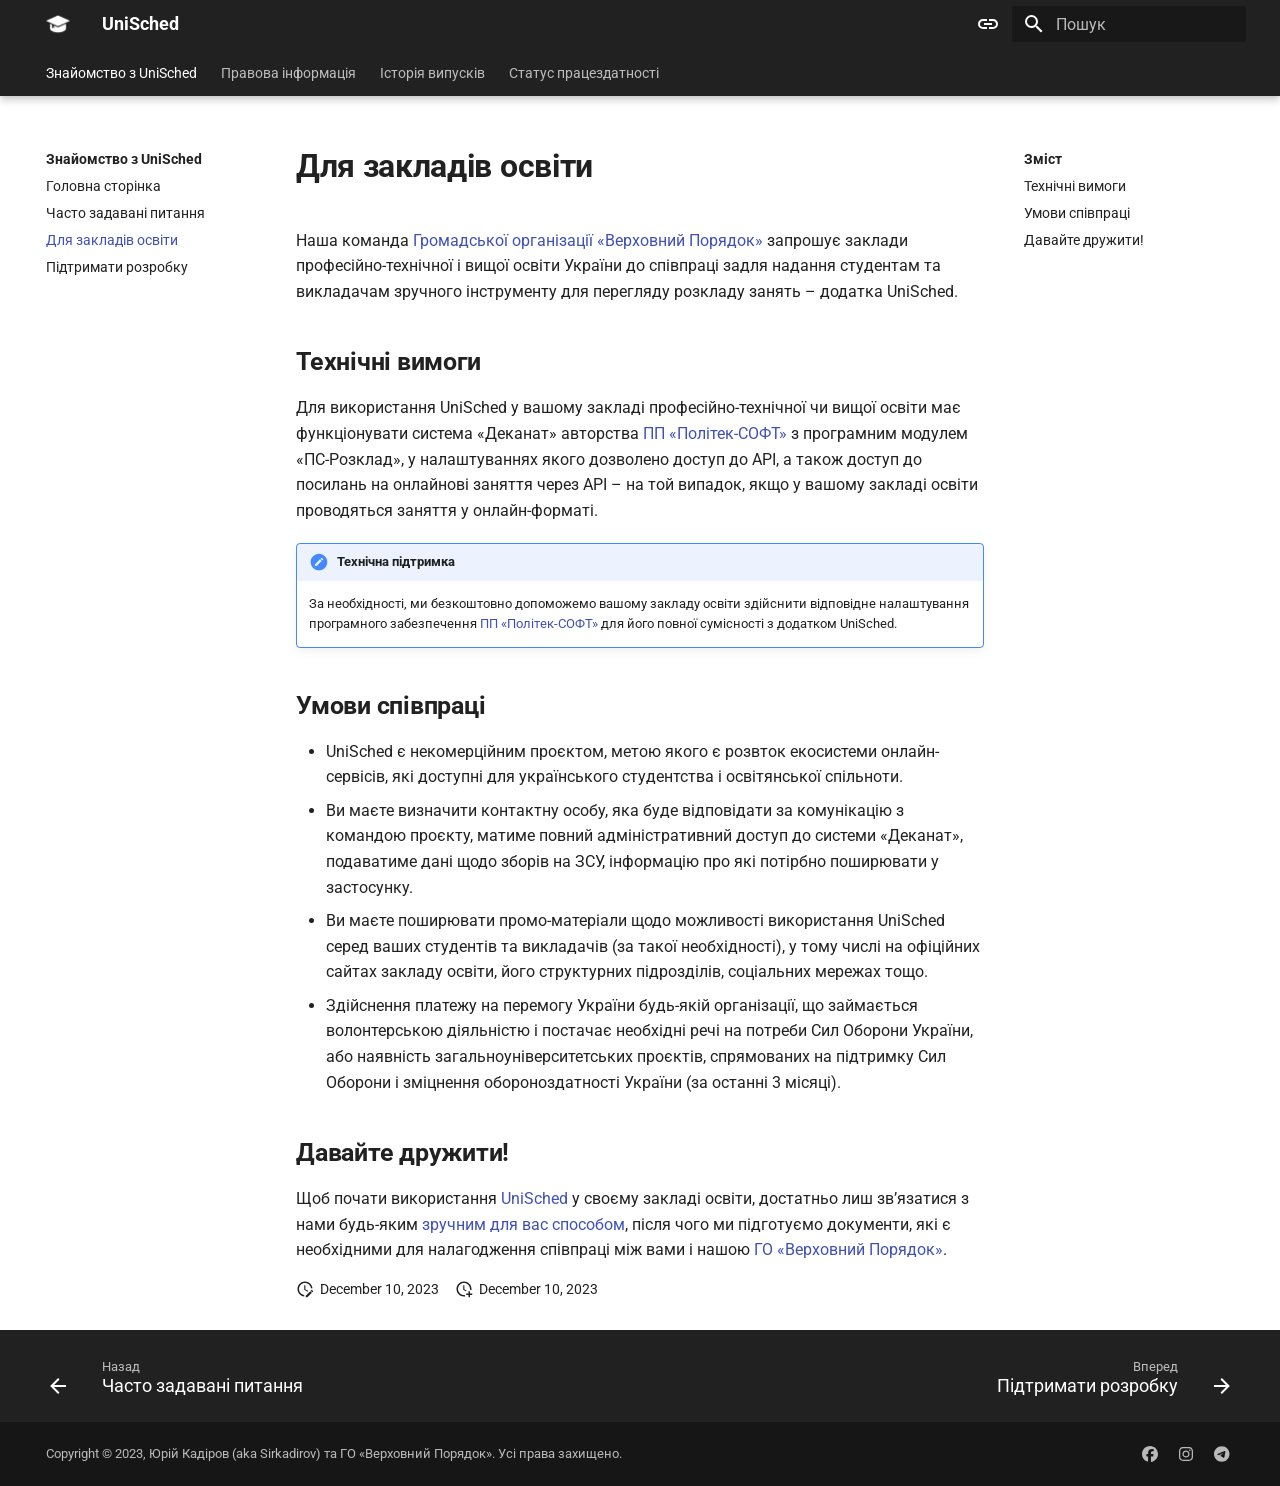
<file: institutions/index.html>
<!doctype html>
<html lang="uk" class="no-js">
  <head>
    
      <meta charset="utf-8">
      <meta name="viewport" content="width=device-width,initial-scale=1">
      
      
      
        <link rel="canonical" href="https://help.unisched.download/institutions/">
      
      
        <link rel="prev" href="../faq/">
      
      
        <link rel="next" href="../donate/">
      
      
      <link rel="icon" href="../assets/icons/favicon.ico">
      <meta name="generator" content="mkdocs-1.5.3, mkdocs-material-9.5.1">
    
    
      
        <title>Для закладів освіти - UniSched</title>
      
    
    
      <link rel="stylesheet" href="../assets/stylesheets/main.45e1311d.min.css">
      
        
        <link rel="stylesheet" href="../assets/stylesheets/palette.06af60db.min.css">
      
      
  
  
    
    
  
  
  <style>:root{--md-admonition-icon--quote:url('data:image/svg+xml;charset=utf-8,<svg xmlns="http://www.w3.org/2000/svg" viewBox="0 0 16 16"><path d="M8.22 2.97a.75.75 0 0 1 1.06 0l4.25 4.25a.75.75 0 0 1 0 1.06l-4.25 4.25a.751.751 0 0 1-1.042-.018.751.751 0 0 1-.018-1.042l2.97-2.97H3.75a.75.75 0 0 1 0-1.5h7.44L8.22 4.03a.75.75 0 0 1 0-1.06Z"/></svg>');}</style>



    
    
      
    
    
      
        
        
        <link rel="preconnect" href="https://fonts.gstatic.com" crossorigin>
        <link rel="stylesheet" href="https://fonts.googleapis.com/css?family=Roboto:300,300i,400,400i,700,700i%7CRoboto+Mono:400,400i,700,700i&display=fallback">
        <style>:root{--md-text-font:"Roboto";--md-code-font:"Roboto Mono"}</style>
      
    
    
      <link rel="stylesheet" href="../stylesheets/extra.css">
    
    <script>__md_scope=new URL("..",location),__md_hash=e=>[...e].reduce((e,_)=>(e<<5)-e+_.charCodeAt(0),0),__md_get=(e,_=localStorage,t=__md_scope)=>JSON.parse(_.getItem(t.pathname+"."+e)),__md_set=(e,_,t=localStorage,a=__md_scope)=>{try{t.setItem(a.pathname+"."+e,JSON.stringify(_))}catch(e){}}</script>
    
      

    
    
    
  </head>
  
  
    
    
      
    
    
    
    
    <body dir="ltr" data-md-color-scheme="default" data-md-color-primary="indigo" data-md-color-accent="indigo">
  
    
    <input class="md-toggle" data-md-toggle="drawer" type="checkbox" id="__drawer" autocomplete="off">
    <input class="md-toggle" data-md-toggle="search" type="checkbox" id="__search" autocomplete="off">
    <label class="md-overlay" for="__drawer"></label>
    <div data-md-component="skip">
      
        
        <a href="#_1" class="md-skip">
          Перейти до змісту
        </a>
      
    </div>
    <div data-md-component="announce">
      
    </div>
    
    
      

  

<header class="md-header md-header--shadow md-header--lifted" data-md-component="header">
  <nav class="md-header__inner md-grid" aria-label="Хедер">
    <a href=".." title="UniSched" class="md-header__button md-logo" aria-label="UniSched" data-md-component="logo">
      
  <img src="../assets/icons/unisched_icon_white.png" alt="logo">

    </a>
    <label class="md-header__button md-icon" for="__drawer">
      
      <svg xmlns="http://www.w3.org/2000/svg" viewBox="0 0 24 24"><path d="M3 6h18v2H3V6m0 5h18v2H3v-2m0 5h18v2H3v-2Z"/></svg>
    </label>
    <div class="md-header__title" data-md-component="header-title">
      <div class="md-header__ellipsis">
        <div class="md-header__topic">
          <span class="md-ellipsis">
            UniSched
          </span>
        </div>
        <div class="md-header__topic" data-md-component="header-topic">
          <span class="md-ellipsis">
            
              Для закладів освіти
            
          </span>
        </div>
      </div>
    </div>
    
      
        <form class="md-header__option" data-md-component="palette">
  
    
    
    
    <input class="md-option" data-md-color-media="(prefers-color-scheme)" data-md-color-scheme="default" data-md-color-primary="indigo" data-md-color-accent="indigo"  aria-label="Switch to light mode"  type="radio" name="__palette" id="__palette_0">
    
      <label class="md-header__button md-icon" title="Switch to light mode" for="__palette_1" hidden>
        <svg xmlns="http://www.w3.org/2000/svg" viewBox="0 0 24 24"><path d="M3.9 12c0-1.71 1.39-3.1 3.1-3.1h4V7H7a5 5 0 0 0-5 5 5 5 0 0 0 5 5h4v-1.9H7c-1.71 0-3.1-1.39-3.1-3.1M8 13h8v-2H8v2m9-6h-4v1.9h4c1.71 0 3.1 1.39 3.1 3.1 0 1.71-1.39 3.1-3.1 3.1h-4V17h4a5 5 0 0 0 5-5 5 5 0 0 0-5-5Z"/></svg>
      </label>
    
  
    
    
    
    <input class="md-option" data-md-color-media="(prefers-color-scheme: light)" data-md-color-scheme="unisched-light" data-md-color-primary="indigo" data-md-color-accent="indigo"  aria-label="Switch to dark mode"  type="radio" name="__palette" id="__palette_1">
    
      <label class="md-header__button md-icon" title="Switch to dark mode" for="__palette_2" hidden>
        <svg xmlns="http://www.w3.org/2000/svg" viewBox="0 0 24 24"><path d="M17 6H7c-3.31 0-6 2.69-6 6s2.69 6 6 6h10c3.31 0 6-2.69 6-6s-2.69-6-6-6zm0 10H7c-2.21 0-4-1.79-4-4s1.79-4 4-4h10c2.21 0 4 1.79 4 4s-1.79 4-4 4zM7 9c-1.66 0-3 1.34-3 3s1.34 3 3 3 3-1.34 3-3-1.34-3-3-3z"/></svg>
      </label>
    
  
    
    
    
    <input class="md-option" data-md-color-media="(prefers-color-scheme: dark)" data-md-color-scheme="slate" data-md-color-primary="black" data-md-color-accent="indigo"  aria-label="Switch to system preference"  type="radio" name="__palette" id="__palette_2">
    
      <label class="md-header__button md-icon" title="Switch to system preference" for="__palette_0" hidden>
        <svg xmlns="http://www.w3.org/2000/svg" viewBox="0 0 24 24"><path d="M17 7H7a5 5 0 0 0-5 5 5 5 0 0 0 5 5h10a5 5 0 0 0 5-5 5 5 0 0 0-5-5m0 8a3 3 0 0 1-3-3 3 3 0 0 1 3-3 3 3 0 0 1 3 3 3 3 0 0 1-3 3Z"/></svg>
      </label>
    
  
</form>
      
    
    
      <script>var media,input,key,value,palette=__md_get("__palette");if(palette&&palette.color){"(prefers-color-scheme)"===palette.color.media&&(media=matchMedia("(prefers-color-scheme: light)"),input=document.querySelector(media.matches?"[data-md-color-media='(prefers-color-scheme: light)']":"[data-md-color-media='(prefers-color-scheme: dark)']"),palette.color.media=input.getAttribute("data-md-color-media"),palette.color.scheme=input.getAttribute("data-md-color-scheme"),palette.color.primary=input.getAttribute("data-md-color-primary"),palette.color.accent=input.getAttribute("data-md-color-accent"));for([key,value]of Object.entries(palette.color))document.body.setAttribute("data-md-color-"+key,value)}</script>
    
    
    
      <label class="md-header__button md-icon" for="__search">
        
        <svg xmlns="http://www.w3.org/2000/svg" viewBox="0 0 24 24"><path d="M9.5 3A6.5 6.5 0 0 1 16 9.5c0 1.61-.59 3.09-1.56 4.23l.27.27h.79l5 5-1.5 1.5-5-5v-.79l-.27-.27A6.516 6.516 0 0 1 9.5 16 6.5 6.5 0 0 1 3 9.5 6.5 6.5 0 0 1 9.5 3m0 2C7 5 5 7 5 9.5S7 14 9.5 14 14 12 14 9.5 12 5 9.5 5Z"/></svg>
      </label>
      <div class="md-search" data-md-component="search" role="dialog">
  <label class="md-search__overlay" for="__search"></label>
  <div class="md-search__inner" role="search">
    <form class="md-search__form" name="search">
      <input type="text" class="md-search__input" name="query" aria-label="Пошук" placeholder="Пошук" autocapitalize="off" autocorrect="off" autocomplete="off" spellcheck="false" data-md-component="search-query" required>
      <label class="md-search__icon md-icon" for="__search">
        
        <svg xmlns="http://www.w3.org/2000/svg" viewBox="0 0 24 24"><path d="M9.5 3A6.5 6.5 0 0 1 16 9.5c0 1.61-.59 3.09-1.56 4.23l.27.27h.79l5 5-1.5 1.5-5-5v-.79l-.27-.27A6.516 6.516 0 0 1 9.5 16 6.5 6.5 0 0 1 3 9.5 6.5 6.5 0 0 1 9.5 3m0 2C7 5 5 7 5 9.5S7 14 9.5 14 14 12 14 9.5 12 5 9.5 5Z"/></svg>
        
        <svg xmlns="http://www.w3.org/2000/svg" viewBox="0 0 24 24"><path d="M20 11v2H8l5.5 5.5-1.42 1.42L4.16 12l7.92-7.92L13.5 5.5 8 11h12Z"/></svg>
      </label>
      <nav class="md-search__options" aria-label="Шукати">
        
          <a href="javascript:void(0)" class="md-search__icon md-icon" title="Поділитись" aria-label="Поділитись" data-clipboard data-clipboard-text="" data-md-component="search-share" tabindex="-1">
            
            <svg xmlns="http://www.w3.org/2000/svg" viewBox="0 0 24 24"><path d="M18 16.08c-.76 0-1.44.3-1.96.77L8.91 12.7c.05-.23.09-.46.09-.7 0-.24-.04-.47-.09-.7l7.05-4.11c.54.5 1.25.81 2.04.81a3 3 0 0 0 3-3 3 3 0 0 0-3-3 3 3 0 0 0-3 3c0 .24.04.47.09.7L8.04 9.81C7.5 9.31 6.79 9 6 9a3 3 0 0 0-3 3 3 3 0 0 0 3 3c.79 0 1.5-.31 2.04-.81l7.12 4.15c-.05.21-.08.43-.08.66 0 1.61 1.31 2.91 2.92 2.91 1.61 0 2.92-1.3 2.92-2.91A2.92 2.92 0 0 0 18 16.08Z"/></svg>
          </a>
        
        <button type="reset" class="md-search__icon md-icon" title="Очистити" aria-label="Очистити" tabindex="-1">
          
          <svg xmlns="http://www.w3.org/2000/svg" viewBox="0 0 24 24"><path d="M19 6.41 17.59 5 12 10.59 6.41 5 5 6.41 10.59 12 5 17.59 6.41 19 12 13.41 17.59 19 19 17.59 13.41 12 19 6.41Z"/></svg>
        </button>
      </nav>
      
        <div class="md-search__suggest" data-md-component="search-suggest"></div>
      
    </form>
    <div class="md-search__output">
      <div class="md-search__scrollwrap" data-md-scrollfix>
        <div class="md-search-result" data-md-component="search-result">
          <div class="md-search-result__meta">
            Пошук розпочато
          </div>
          <ol class="md-search-result__list" role="presentation"></ol>
        </div>
      </div>
    </div>
  </div>
</div>
    
    
  </nav>
  
    
      
<nav class="md-tabs" aria-label="Вкладки" data-md-component="tabs">
  <div class="md-grid">
    <ul class="md-tabs__list">
      
        
  
  
    
  
  
    
    
      <li class="md-tabs__item md-tabs__item--active">
        <a href=".." class="md-tabs__link">
          
  
  Знайомство з UniSched

        </a>
      </li>
    
  

      
        
  
  
  
    
    
      <li class="md-tabs__item">
        <a href="../legal/terms/" class="md-tabs__link">
          
  
  Правова інформація

        </a>
      </li>
    
  

      
        
  
  
  
    <li class="md-tabs__item">
      <a href="https://changelog.unisched.download/" class="md-tabs__link">
        
  
    
  
  Історія випусків

      </a>
    </li>
  

      
        
  
  
  
    <li class="md-tabs__item">
      <a href="https://status.unisched.download/" class="md-tabs__link">
        
  
    
  
  Статус працездатності

      </a>
    </li>
  

      
    </ul>
  </div>
</nav>
    
  
</header>
    
    <div class="md-container" data-md-component="container">
      
      
        
      
      <main class="md-main" data-md-component="main">
        <div class="md-main__inner md-grid">
          
            
              
              <div class="md-sidebar md-sidebar--primary" data-md-component="sidebar" data-md-type="navigation" >
                <div class="md-sidebar__scrollwrap">
                  <div class="md-sidebar__inner">
                    


  


<nav class="md-nav md-nav--primary md-nav--lifted" aria-label="Навігація" data-md-level="0">
  <label class="md-nav__title" for="__drawer">
    <a href=".." title="UniSched" class="md-nav__button md-logo" aria-label="UniSched" data-md-component="logo">
      
  <img src="../assets/icons/unisched_icon_white.png" alt="logo">

    </a>
    UniSched
  </label>
  
  <ul class="md-nav__list" data-md-scrollfix>
    
      
      
  
  
    
  
  
  
    
    
    
    
    
      
      
    
    <li class="md-nav__item md-nav__item--active md-nav__item--section md-nav__item--nested">
      
        
        
        
        <input class="md-nav__toggle md-toggle " type="checkbox" id="__nav_1" checked>
        
          
          <label class="md-nav__link" for="__nav_1" id="__nav_1_label" tabindex="">
            
  
  <span class="md-ellipsis">
    Знайомство з UniSched
  </span>
  

            <span class="md-nav__icon md-icon"></span>
          </label>
        
        <nav class="md-nav" data-md-level="1" aria-labelledby="__nav_1_label" aria-expanded="true">
          <label class="md-nav__title" for="__nav_1">
            <span class="md-nav__icon md-icon"></span>
            Знайомство з UniSched
          </label>
          <ul class="md-nav__list" data-md-scrollfix>
            
              
                
  
  
  
  
    <li class="md-nav__item">
      <a href=".." class="md-nav__link">
        
  
  <span class="md-ellipsis">
    Головна сторінка
  </span>
  

      </a>
    </li>
  

              
            
              
                
  
  
  
  
    <li class="md-nav__item">
      <a href="../faq/" class="md-nav__link">
        
  
  <span class="md-ellipsis">
    Часто задавані питання
  </span>
  

      </a>
    </li>
  

              
            
              
                
  
  
    
  
  
  
    <li class="md-nav__item md-nav__item--active">
      
      <input class="md-nav__toggle md-toggle" type="checkbox" id="__toc">
      
      
        
      
      
        <label class="md-nav__link md-nav__link--active" for="__toc">
          
  
  <span class="md-ellipsis">
    Для закладів освіти
  </span>
  

          <span class="md-nav__icon md-icon"></span>
        </label>
      
      <a href="./" class="md-nav__link md-nav__link--active">
        
  
  <span class="md-ellipsis">
    Для закладів освіти
  </span>
  

      </a>
      
        

<nav class="md-nav md-nav--secondary" aria-label="Зміст">
  
  
  
    
  
  
    <label class="md-nav__title" for="__toc">
      <span class="md-nav__icon md-icon"></span>
      Зміст
    </label>
    <ul class="md-nav__list" data-md-component="toc" data-md-scrollfix>
      
        <li class="md-nav__item">
  <a href="#_2" class="md-nav__link">
    <span class="md-ellipsis">
      Технічні вимоги
    </span>
  </a>
  
</li>
      
        <li class="md-nav__item">
  <a href="#_3" class="md-nav__link">
    <span class="md-ellipsis">
      Умови співпраці
    </span>
  </a>
  
</li>
      
        <li class="md-nav__item">
  <a href="#_4" class="md-nav__link">
    <span class="md-ellipsis">
      Давайте дружити!
    </span>
  </a>
  
</li>
      
    </ul>
  
</nav>
      
    </li>
  

              
            
              
                
  
  
  
  
    <li class="md-nav__item">
      <a href="../donate/" class="md-nav__link">
        
  
  <span class="md-ellipsis">
    Підтримати розробку
  </span>
  

      </a>
    </li>
  

              
            
          </ul>
        </nav>
      
    </li>
  

    
      
      
  
  
  
  
    
    
    
    
    
      
      
    
    <li class="md-nav__item md-nav__item--section md-nav__item--nested">
      
        
        
        
        <input class="md-nav__toggle md-toggle " type="checkbox" id="__nav_2" >
        
          
          <label class="md-nav__link" for="__nav_2" id="__nav_2_label" tabindex="">
            
  
  <span class="md-ellipsis">
    Правова інформація
  </span>
  

            <span class="md-nav__icon md-icon"></span>
          </label>
        
        <nav class="md-nav" data-md-level="1" aria-labelledby="__nav_2_label" aria-expanded="false">
          <label class="md-nav__title" for="__nav_2">
            <span class="md-nav__icon md-icon"></span>
            Правова інформація
          </label>
          <ul class="md-nav__list" data-md-scrollfix>
            
              
                
  
  
  
  
    <li class="md-nav__item">
      <a href="../legal/terms/" class="md-nav__link">
        
  
  <span class="md-ellipsis">
    Ліцензійна угода
  </span>
  

      </a>
    </li>
  

              
            
              
                
  
  
  
  
    <li class="md-nav__item">
      <a href="../legal/privacy/" class="md-nav__link">
        
  
  <span class="md-ellipsis">
    Політика конфіденційності
  </span>
  

      </a>
    </li>
  

              
            
              
                
  
  
  
  
    <li class="md-nav__item">
      <a href="../legal/data-deletion/" class="md-nav__link">
        
  
  <span class="md-ellipsis">
    Видалення даних
  </span>
  

      </a>
    </li>
  

              
            
          </ul>
        </nav>
      
    </li>
  

    
      
      
  
  
  
  
    <li class="md-nav__item">
      <a href="https://changelog.unisched.download/" class="md-nav__link">
        
  
  <span class="md-ellipsis">
    Історія випусків
  </span>
  

      </a>
    </li>
  

    
      
      
  
  
  
  
    <li class="md-nav__item">
      <a href="https://status.unisched.download/" class="md-nav__link">
        
  
  <span class="md-ellipsis">
    Статус працездатності
  </span>
  

      </a>
    </li>
  

    
  </ul>
</nav>
                  </div>
                </div>
              </div>
            
            
              
              <div class="md-sidebar md-sidebar--secondary" data-md-component="sidebar" data-md-type="toc" >
                <div class="md-sidebar__scrollwrap">
                  <div class="md-sidebar__inner">
                    

<nav class="md-nav md-nav--secondary" aria-label="Зміст">
  
  
  
    
  
  
    <label class="md-nav__title" for="__toc">
      <span class="md-nav__icon md-icon"></span>
      Зміст
    </label>
    <ul class="md-nav__list" data-md-component="toc" data-md-scrollfix>
      
        <li class="md-nav__item">
  <a href="#_2" class="md-nav__link">
    <span class="md-ellipsis">
      Технічні вимоги
    </span>
  </a>
  
</li>
      
        <li class="md-nav__item">
  <a href="#_3" class="md-nav__link">
    <span class="md-ellipsis">
      Умови співпраці
    </span>
  </a>
  
</li>
      
        <li class="md-nav__item">
  <a href="#_4" class="md-nav__link">
    <span class="md-ellipsis">
      Давайте дружити!
    </span>
  </a>
  
</li>
      
    </ul>
  
</nav>
                  </div>
                </div>
              </div>
            
          
          
            <div class="md-content" data-md-component="content">
              <article class="md-content__inner md-typeset">
                
                  


<h1 id="_1">Для закладів освіти</h1>
<p>Наша команда <a href="https://supremeorder.rocks/">Громадської організації «Верховний Порядок»</a> запрошує заклади професійно-технічної і вищої освіти України до співпраці задля надання студентам та викладачам зручного інструменту для перегляду розкладу занять – додатка UniSched.</p>
<h2 id="_2">Технічні вимоги</h2>
<p>Для використання UniSched у вашому закладі професійно-технічної чи вищої освіти має функціонувати система «Деканат» авторства <a href="http://www.politek-soft.kiev.ua/">ПП «Політек-СОФТ»</a> з програмним модулем «ПС-Розклад», у налаштуваннях якого дозволено доступ до API, а також доступ до посилань на онлайнові заняття через API – на той випадок, якщо у вашому закладі освіти проводяться заняття у онлайн-форматі.</p>
<div class="admonition note">
<p class="admonition-title">Технічна підтримка</p>
<p>За необхідності, ми безкоштовно допоможемо вашому закладу освіти здійснити відповідне налаштування програмного забезпечення <a href="http://www.politek-soft.kiev.ua/">ПП «Політек-СОФТ»</a> для його повної сумісності з додатком UniSched.</p>
</div>
<h2 id="_3">Умови співпраці</h2>
<ul>
<li>UniSched є некомерційним проєктом, метою якого є розвток екосистеми онлайн-сервісів, які доступні для українського студентства і освітянської спільноти.</li>
<li>Ви маєте визначити контактну особу, яка буде відповідати за комунікацію з командою проєкту, матиме повний адміністративний доступ до системи «Деканат», подаватиме дані щодо зборів на ЗСУ, інформацію про які потірбно поширювати у застосунку.</li>
<li>Ви маєте поширювати промо-матеріали щодо можливості використання UniSched серед ваших студентів та викладачів (за такої необхідності), у тому числі на офіційних сайтах закладу освіти, його структурних підрозділів, соціальних мережах тощо.</li>
<li>Здійснення платежу на перемогу України будь-якій організації, що займається волонтерською діяльністю і постачає необхідні речі на потреби Сил Оборони України, або наявність загальноуніверситетських проєктів, спрямованих на підтримку Сил Оборони і зміцнення обороноздатності України (за останні 3 місяці).</li>
</ul>
<h2 id="_4">Давайте дружити!</h2>
<p>Щоб почати використання <a href="https://unisched.download/map">UniSched</a> у своєму закладі освіти, достатньо лиш зв’язатися з нами будь-яким <a href="https://sirkadirov.com/contact">зручним для вас способом</a>, після чого ми підготуємо документи, які є необхідними для налагодження співпраці між вами і нашою <a href="https://supremeorder.rocks/">ГО «Верховний Порядок»</a>.</p>







  
    
  
  
    
  


  <aside class="md-source-file">
    
      
  <span class="md-source-file__fact">
    <span class="md-icon" title="Востаннє оновлено">
      <svg xmlns="http://www.w3.org/2000/svg" viewBox="0 0 24 24"><path d="M21 13.1c-.1 0-.3.1-.4.2l-1 1 2.1 2.1 1-1c.2-.2.2-.6 0-.8l-1.3-1.3c-.1-.1-.2-.2-.4-.2m-1.9 1.8-6.1 6V23h2.1l6.1-6.1-2.1-2M12.5 7v5.2l4 2.4-1 1L11 13V7h1.5M11 21.9c-5.1-.5-9-4.8-9-9.9C2 6.5 6.5 2 12 2c5.3 0 9.6 4.1 10 9.3-.3-.1-.6-.2-1-.2s-.7.1-1 .2C19.6 7.2 16.2 4 12 4c-4.4 0-8 3.6-8 8 0 4.1 3.1 7.5 7.1 7.9l-.1.2v1.8Z"/></svg>
    </span>
    <span class="git-revision-date-localized-plugin git-revision-date-localized-plugin-date">December 10, 2023</span>
  </span>

    
    
      
  <span class="md-source-file__fact">
    <span class="md-icon" title="Створено">
      <svg xmlns="http://www.w3.org/2000/svg" viewBox="0 0 24 24"><path d="M14.47 15.08 11 13V7h1.5v5.25l3.08 1.83c-.41.28-.79.62-1.11 1m-1.39 4.84c-.36.05-.71.08-1.08.08-4.42 0-8-3.58-8-8s3.58-8 8-8 8 3.58 8 8c0 .37-.03.72-.08 1.08.69.1 1.33.32 1.92.64.1-.56.16-1.13.16-1.72 0-5.5-4.5-10-10-10S2 6.5 2 12s4.47 10 10 10c.59 0 1.16-.06 1.72-.16-.32-.59-.54-1.23-.64-1.92M18 15v3h-3v2h3v3h2v-3h3v-2h-3v-3h-2Z"/></svg>
    </span>
    <span class="git-revision-date-localized-plugin git-revision-date-localized-plugin-date">December 10, 2023</span>
  </span>

    
    
    
  </aside>





                
              </article>
            </div>
          
          
<script>var target=document.getElementById(location.hash.slice(1));target&&target.name&&(target.checked=target.name.startsWith("__tabbed_"))</script>
        </div>
        
          <button type="button" class="md-top md-icon" data-md-component="top" hidden>
  
  <svg xmlns="http://www.w3.org/2000/svg" viewBox="0 0 24 24"><path d="M13 20h-2V8l-5.5 5.5-1.42-1.42L12 4.16l7.92 7.92-1.42 1.42L13 8v12Z"/></svg>
  Повернутись нагору
</button>
        
      </main>
      
        <footer class="md-footer">
  
    
      
      <nav class="md-footer__inner md-grid" aria-label="Футер" >
        
          
          <a href="../faq/" class="md-footer__link md-footer__link--prev" aria-label="Назад: Часто задавані питання">
            <div class="md-footer__button md-icon">
              
              <svg xmlns="http://www.w3.org/2000/svg" viewBox="0 0 24 24"><path d="M20 11v2H8l5.5 5.5-1.42 1.42L4.16 12l7.92-7.92L13.5 5.5 8 11h12Z"/></svg>
            </div>
            <div class="md-footer__title">
              <span class="md-footer__direction">
                Назад
              </span>
              <div class="md-ellipsis">
                Часто задавані питання
              </div>
            </div>
          </a>
        
        
          
          <a href="../donate/" class="md-footer__link md-footer__link--next" aria-label="Вперед: Підтримати розробку">
            <div class="md-footer__title">
              <span class="md-footer__direction">
                Вперед
              </span>
              <div class="md-ellipsis">
                Підтримати розробку
              </div>
            </div>
            <div class="md-footer__button md-icon">
              
              <svg xmlns="http://www.w3.org/2000/svg" viewBox="0 0 24 24"><path d="M4 11v2h12l-5.5 5.5 1.42 1.42L19.84 12l-7.92-7.92L10.5 5.5 16 11H4Z"/></svg>
            </div>
          </a>
        
      </nav>
    
  
  <div class="md-footer-meta md-typeset">
    <div class="md-footer-meta__inner md-grid">
      <div class="md-copyright">
  
    <div class="md-copyright__highlight">
      Copyright &copy; 2023, <a href="https://sirkadirov.com/" target="_blank">Юрій Кадіров (aka Sirkadirov)</a> та <a href="https://supremeorder.rocks/" target="_blank">ГО «Верховний Порядок»</a>. Усі права захищено.
    </div>
  
  
</div>
      
        <div class="md-social">
  
    
    
    
    
      
      
    
    <a href="https://facebook.com/groups/unisched" target="_blank" rel="noopener" title="facebook.com" class="md-social__link">
      <svg xmlns="http://www.w3.org/2000/svg" viewBox="0 0 512 512"><!--! Font Awesome Free 6.5.1 by @fontawesome - https://fontawesome.com License - https://fontawesome.com/license/free (Icons: CC BY 4.0, Fonts: SIL OFL 1.1, Code: MIT License) Copyright 2023 Fonticons, Inc.--><path d="M512 256C512 114.6 397.4 0 256 0S0 114.6 0 256c0 120 82.7 220.8 194.2 248.5V334.2h-52.8V256h52.8v-33.7c0-87.1 39.4-127.5 125-127.5 16.2 0 44.2 3.2 55.7 6.4V172c-6-.6-16.5-1-29.6-1-42 0-58.2 15.9-58.2 57.2V256h83.6l-14.4 78.2H287v175.9C413.8 494.8 512 386.9 512 256z"/></svg>
    </a>
  
    
    
    
    
      
      
    
    <a href="https://instagram.com/ngosupremeorder" target="_blank" rel="noopener" title="instagram.com" class="md-social__link">
      <svg xmlns="http://www.w3.org/2000/svg" viewBox="0 0 448 512"><!--! Font Awesome Free 6.5.1 by @fontawesome - https://fontawesome.com License - https://fontawesome.com/license/free (Icons: CC BY 4.0, Fonts: SIL OFL 1.1, Code: MIT License) Copyright 2023 Fonticons, Inc.--><path d="M224.1 141c-63.6 0-114.9 51.3-114.9 114.9s51.3 114.9 114.9 114.9S339 319.5 339 255.9 287.7 141 224.1 141zm0 189.6c-41.1 0-74.7-33.5-74.7-74.7s33.5-74.7 74.7-74.7 74.7 33.5 74.7 74.7-33.6 74.7-74.7 74.7zm146.4-194.3c0 14.9-12 26.8-26.8 26.8-14.9 0-26.8-12-26.8-26.8s12-26.8 26.8-26.8 26.8 12 26.8 26.8zm76.1 27.2c-1.7-35.9-9.9-67.7-36.2-93.9-26.2-26.2-58-34.4-93.9-36.2-37-2.1-147.9-2.1-184.9 0-35.8 1.7-67.6 9.9-93.9 36.1s-34.4 58-36.2 93.9c-2.1 37-2.1 147.9 0 184.9 1.7 35.9 9.9 67.7 36.2 93.9s58 34.4 93.9 36.2c37 2.1 147.9 2.1 184.9 0 35.9-1.7 67.7-9.9 93.9-36.2 26.2-26.2 34.4-58 36.2-93.9 2.1-37 2.1-147.8 0-184.8zM398.8 388c-7.8 19.6-22.9 34.7-42.6 42.6-29.5 11.7-99.5 9-132.1 9s-102.7 2.6-132.1-9c-19.6-7.8-34.7-22.9-42.6-42.6-11.7-29.5-9-99.5-9-132.1s-2.6-102.7 9-132.1c7.8-19.6 22.9-34.7 42.6-42.6 29.5-11.7 99.5-9 132.1-9s102.7-2.6 132.1 9c19.6 7.8 34.7 22.9 42.6 42.6 11.7 29.5 9 99.5 9 132.1s2.7 102.7-9 132.1z"/></svg>
    </a>
  
    
    
    
    
      
      
    
    <a href="https://t.me/unisched" target="_blank" rel="noopener" title="t.me" class="md-social__link">
      <svg xmlns="http://www.w3.org/2000/svg" viewBox="0 0 496 512"><!--! Font Awesome Free 6.5.1 by @fontawesome - https://fontawesome.com License - https://fontawesome.com/license/free (Icons: CC BY 4.0, Fonts: SIL OFL 1.1, Code: MIT License) Copyright 2023 Fonticons, Inc.--><path d="M248 8C111.033 8 0 119.033 0 256s111.033 248 248 248 248-111.033 248-248S384.967 8 248 8Zm114.952 168.66c-3.732 39.215-19.881 134.378-28.1 178.3-3.476 18.584-10.322 24.816-16.948 25.425-14.4 1.326-25.338-9.517-39.287-18.661-21.827-14.308-34.158-23.215-55.346-37.177-24.485-16.135-8.612-25 5.342-39.5 3.652-3.793 67.107-61.51 68.335-66.746.153-.655.3-3.1-1.154-4.384s-3.59-.849-5.135-.5q-3.283.746-104.608 69.142-14.845 10.194-26.894 9.934c-8.855-.191-25.888-5.006-38.551-9.123-15.531-5.048-27.875-7.717-26.8-16.291q.84-6.7 18.45-13.7 108.446-47.248 144.628-62.3c68.872-28.647 83.183-33.623 92.511-33.789 2.052-.034 6.639.474 9.61 2.885a10.452 10.452 0 0 1 3.53 6.716 43.765 43.765 0 0 1 .417 9.769Z"/></svg>
    </a>
  
</div>
      
    </div>
  </div>
</footer>
      
    </div>
    <div class="md-dialog" data-md-component="dialog">
      <div class="md-dialog__inner md-typeset"></div>
    </div>
    
    
    <script id="__config" type="application/json">{"base": "..", "features": ["navigation.footer", "navigation.tabs", "navigation.tabs.sticky", "navigation.top", "navigation.tracking", "search.highlight", "search.share", "search.suggest", "toc.follow"], "search": "../assets/javascripts/workers/search.f886a092.min.js", "translations": {"clipboard.copied": "\u0421\u043a\u043e\u043f\u0456\u0439\u043e\u0432\u0430\u043d\u043e \u0432 \u0431\u0443\u0444\u0435\u0440", "clipboard.copy": "\u0421\u043a\u043e\u043f\u0456\u044e\u0432\u0430\u0442\u0438 \u0432 \u0431\u0443\u0444\u0435\u0440", "search.result.more.one": "\u0429\u0435 1 \u0437\u0431\u0456\u0433 \u043d\u0430 \u0446\u0456\u0439 \u0441\u0442\u043e\u0440\u0456\u043d\u0446\u0456", "search.result.more.other": "\u0429\u0435 # \u0437\u0431\u0456\u0433\u0456\u0432 \u043d\u0430 \u0446\u0456\u0439 \u0441\u0442\u043e\u0440\u0456\u043d\u0446\u0456", "search.result.none": "\u0417\u0431\u0456\u0433\u0456\u0432 \u043d\u0435 \u0437\u043d\u0430\u0439\u0434\u0435\u043d\u043e", "search.result.one": "\u0417\u043d\u0430\u0439\u0434\u0435\u043d\u043e 1 \u0437\u0431\u0456\u0433", "search.result.other": "\u0417\u043d\u0430\u0439\u0434\u0435\u043d\u043e # \u0437\u0431\u0456\u0433\u0456\u0432", "search.result.placeholder": "\u0420\u043e\u0437\u043f\u043e\u0447\u043d\u0456\u0442\u044c \u043f\u0438\u0441\u0430\u0442\u0438 \u0434\u043b\u044f \u043f\u043e\u0448\u0443\u043a\u0443", "search.result.term.missing": "\u041d\u0435 \u0437\u043d\u0430\u0439\u0434\u0435\u043d\u043e \u0437\u0430\u043f\u0438\u0442\u0443", "select.version": "\u041e\u0431\u0440\u0430\u0442\u0438 \u0432\u0435\u0440\u0441\u0456\u044e"}}</script>
    
    
      <script src="../assets/javascripts/bundle.d7c377c4.min.js"></script>
      
    
  </body>
</html>
</file>
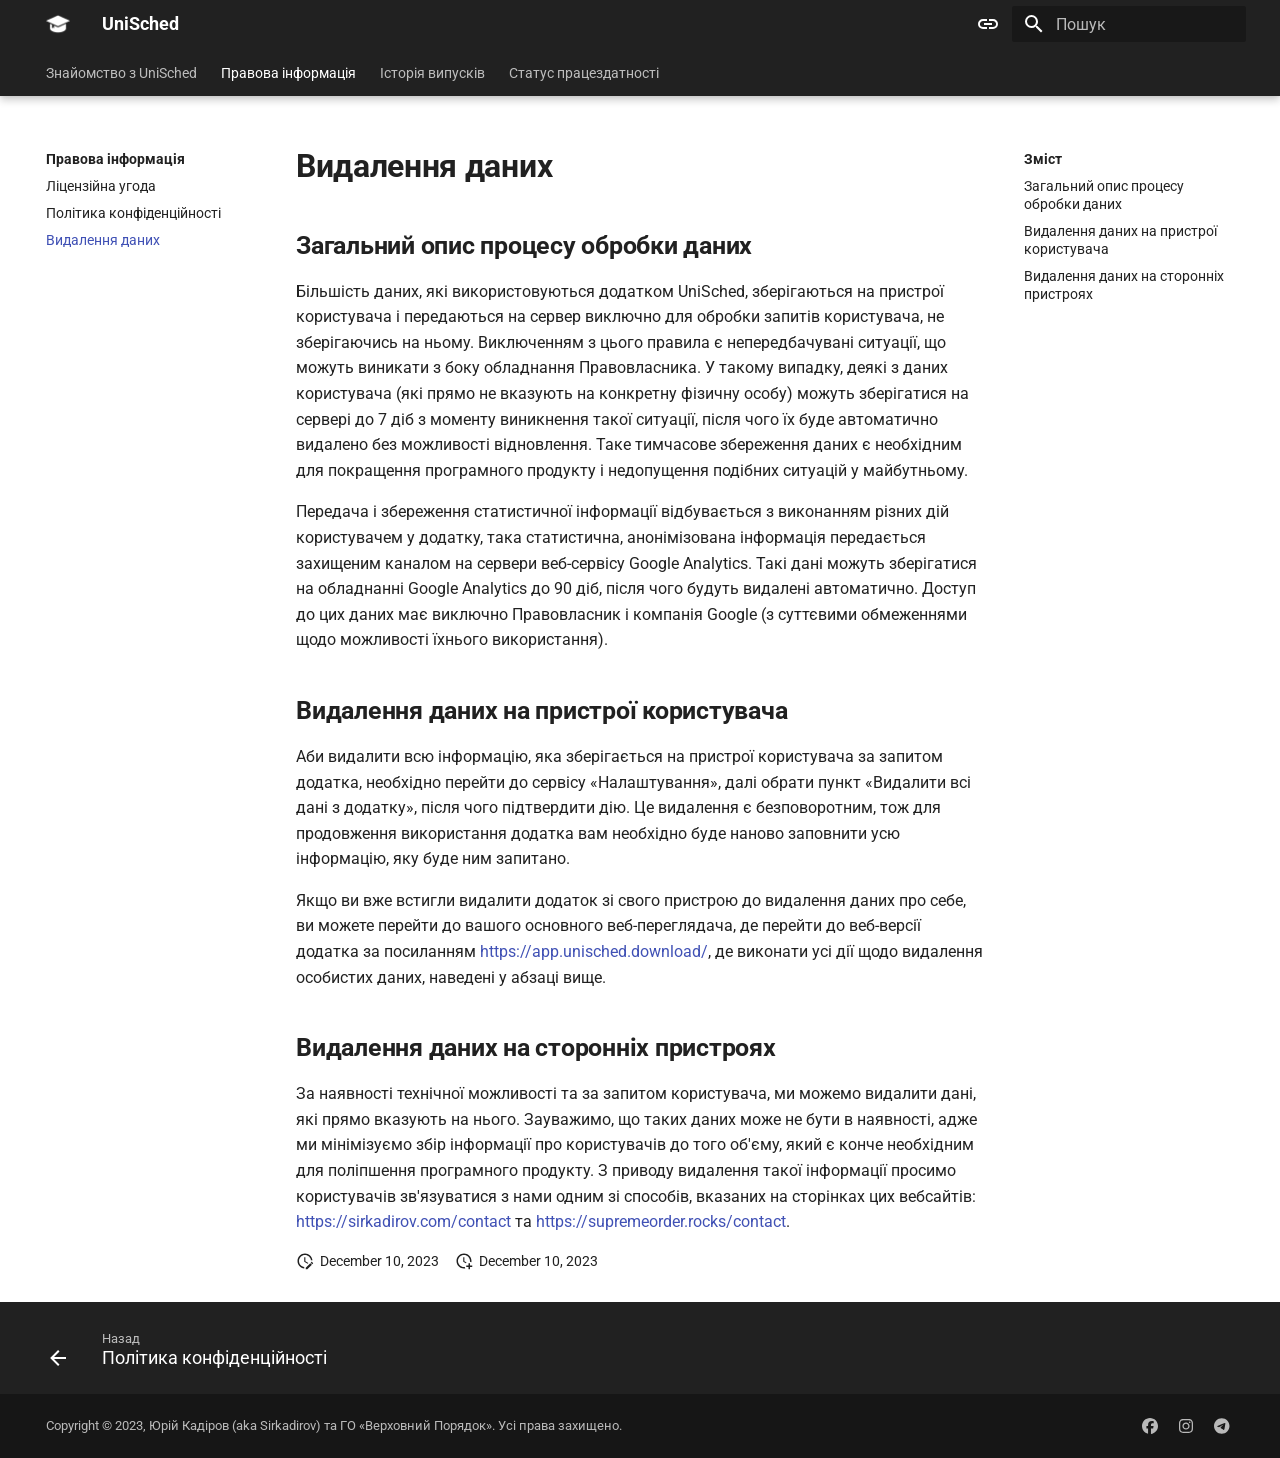
<file: legal/data-deletion/index.html>
<!doctype html>
<html lang="uk" class="no-js">
  <head>
    
      <meta charset="utf-8">
      <meta name="viewport" content="width=device-width,initial-scale=1">
      
      
      
        <link rel="canonical" href="https://help.unisched.download/legal/data-deletion/">
      
      
        <link rel="prev" href="../privacy/">
      
      
      
      <link rel="icon" href="../../assets/icons/favicon.ico">
      <meta name="generator" content="mkdocs-1.5.3, mkdocs-material-9.5.1">
    
    
      
        <title>Видалення даних - UniSched</title>
      
    
    
      <link rel="stylesheet" href="../../assets/stylesheets/main.45e1311d.min.css">
      
        
        <link rel="stylesheet" href="../../assets/stylesheets/palette.06af60db.min.css">
      
      
  
  
    
    
  
  
  <style>:root{--md-admonition-icon--quote:url('data:image/svg+xml;charset=utf-8,<svg xmlns="http://www.w3.org/2000/svg" viewBox="0 0 16 16"><path d="M8.22 2.97a.75.75 0 0 1 1.06 0l4.25 4.25a.75.75 0 0 1 0 1.06l-4.25 4.25a.751.751 0 0 1-1.042-.018.751.751 0 0 1-.018-1.042l2.97-2.97H3.75a.75.75 0 0 1 0-1.5h7.44L8.22 4.03a.75.75 0 0 1 0-1.06Z"/></svg>');}</style>



    
    
      
    
    
      
        
        
        <link rel="preconnect" href="https://fonts.gstatic.com" crossorigin>
        <link rel="stylesheet" href="https://fonts.googleapis.com/css?family=Roboto:300,300i,400,400i,700,700i%7CRoboto+Mono:400,400i,700,700i&display=fallback">
        <style>:root{--md-text-font:"Roboto";--md-code-font:"Roboto Mono"}</style>
      
    
    
      <link rel="stylesheet" href="../../stylesheets/extra.css">
    
    <script>__md_scope=new URL("../..",location),__md_hash=e=>[...e].reduce((e,_)=>(e<<5)-e+_.charCodeAt(0),0),__md_get=(e,_=localStorage,t=__md_scope)=>JSON.parse(_.getItem(t.pathname+"."+e)),__md_set=(e,_,t=localStorage,a=__md_scope)=>{try{t.setItem(a.pathname+"."+e,JSON.stringify(_))}catch(e){}}</script>
    
      

    
    
    
  </head>
  
  
    
    
      
    
    
    
    
    <body dir="ltr" data-md-color-scheme="default" data-md-color-primary="indigo" data-md-color-accent="indigo">
  
    
    <input class="md-toggle" data-md-toggle="drawer" type="checkbox" id="__drawer" autocomplete="off">
    <input class="md-toggle" data-md-toggle="search" type="checkbox" id="__search" autocomplete="off">
    <label class="md-overlay" for="__drawer"></label>
    <div data-md-component="skip">
      
        
        <a href="#_1" class="md-skip">
          Перейти до змісту
        </a>
      
    </div>
    <div data-md-component="announce">
      
    </div>
    
    
      

  

<header class="md-header md-header--shadow md-header--lifted" data-md-component="header">
  <nav class="md-header__inner md-grid" aria-label="Хедер">
    <a href="../.." title="UniSched" class="md-header__button md-logo" aria-label="UniSched" data-md-component="logo">
      
  <img src="../../assets/icons/unisched_icon_white.png" alt="logo">

    </a>
    <label class="md-header__button md-icon" for="__drawer">
      
      <svg xmlns="http://www.w3.org/2000/svg" viewBox="0 0 24 24"><path d="M3 6h18v2H3V6m0 5h18v2H3v-2m0 5h18v2H3v-2Z"/></svg>
    </label>
    <div class="md-header__title" data-md-component="header-title">
      <div class="md-header__ellipsis">
        <div class="md-header__topic">
          <span class="md-ellipsis">
            UniSched
          </span>
        </div>
        <div class="md-header__topic" data-md-component="header-topic">
          <span class="md-ellipsis">
            
              Видалення даних
            
          </span>
        </div>
      </div>
    </div>
    
      
        <form class="md-header__option" data-md-component="palette">
  
    
    
    
    <input class="md-option" data-md-color-media="(prefers-color-scheme)" data-md-color-scheme="default" data-md-color-primary="indigo" data-md-color-accent="indigo"  aria-label="Switch to light mode"  type="radio" name="__palette" id="__palette_0">
    
      <label class="md-header__button md-icon" title="Switch to light mode" for="__palette_1" hidden>
        <svg xmlns="http://www.w3.org/2000/svg" viewBox="0 0 24 24"><path d="M3.9 12c0-1.71 1.39-3.1 3.1-3.1h4V7H7a5 5 0 0 0-5 5 5 5 0 0 0 5 5h4v-1.9H7c-1.71 0-3.1-1.39-3.1-3.1M8 13h8v-2H8v2m9-6h-4v1.9h4c1.71 0 3.1 1.39 3.1 3.1 0 1.71-1.39 3.1-3.1 3.1h-4V17h4a5 5 0 0 0 5-5 5 5 0 0 0-5-5Z"/></svg>
      </label>
    
  
    
    
    
    <input class="md-option" data-md-color-media="(prefers-color-scheme: light)" data-md-color-scheme="unisched-light" data-md-color-primary="indigo" data-md-color-accent="indigo"  aria-label="Switch to dark mode"  type="radio" name="__palette" id="__palette_1">
    
      <label class="md-header__button md-icon" title="Switch to dark mode" for="__palette_2" hidden>
        <svg xmlns="http://www.w3.org/2000/svg" viewBox="0 0 24 24"><path d="M17 6H7c-3.31 0-6 2.69-6 6s2.69 6 6 6h10c3.31 0 6-2.69 6-6s-2.69-6-6-6zm0 10H7c-2.21 0-4-1.79-4-4s1.79-4 4-4h10c2.21 0 4 1.79 4 4s-1.79 4-4 4zM7 9c-1.66 0-3 1.34-3 3s1.34 3 3 3 3-1.34 3-3-1.34-3-3-3z"/></svg>
      </label>
    
  
    
    
    
    <input class="md-option" data-md-color-media="(prefers-color-scheme: dark)" data-md-color-scheme="slate" data-md-color-primary="black" data-md-color-accent="indigo"  aria-label="Switch to system preference"  type="radio" name="__palette" id="__palette_2">
    
      <label class="md-header__button md-icon" title="Switch to system preference" for="__palette_0" hidden>
        <svg xmlns="http://www.w3.org/2000/svg" viewBox="0 0 24 24"><path d="M17 7H7a5 5 0 0 0-5 5 5 5 0 0 0 5 5h10a5 5 0 0 0 5-5 5 5 0 0 0-5-5m0 8a3 3 0 0 1-3-3 3 3 0 0 1 3-3 3 3 0 0 1 3 3 3 3 0 0 1-3 3Z"/></svg>
      </label>
    
  
</form>
      
    
    
      <script>var media,input,key,value,palette=__md_get("__palette");if(palette&&palette.color){"(prefers-color-scheme)"===palette.color.media&&(media=matchMedia("(prefers-color-scheme: light)"),input=document.querySelector(media.matches?"[data-md-color-media='(prefers-color-scheme: light)']":"[data-md-color-media='(prefers-color-scheme: dark)']"),palette.color.media=input.getAttribute("data-md-color-media"),palette.color.scheme=input.getAttribute("data-md-color-scheme"),palette.color.primary=input.getAttribute("data-md-color-primary"),palette.color.accent=input.getAttribute("data-md-color-accent"));for([key,value]of Object.entries(palette.color))document.body.setAttribute("data-md-color-"+key,value)}</script>
    
    
    
      <label class="md-header__button md-icon" for="__search">
        
        <svg xmlns="http://www.w3.org/2000/svg" viewBox="0 0 24 24"><path d="M9.5 3A6.5 6.5 0 0 1 16 9.5c0 1.61-.59 3.09-1.56 4.23l.27.27h.79l5 5-1.5 1.5-5-5v-.79l-.27-.27A6.516 6.516 0 0 1 9.5 16 6.5 6.5 0 0 1 3 9.5 6.5 6.5 0 0 1 9.5 3m0 2C7 5 5 7 5 9.5S7 14 9.5 14 14 12 14 9.5 12 5 9.5 5Z"/></svg>
      </label>
      <div class="md-search" data-md-component="search" role="dialog">
  <label class="md-search__overlay" for="__search"></label>
  <div class="md-search__inner" role="search">
    <form class="md-search__form" name="search">
      <input type="text" class="md-search__input" name="query" aria-label="Пошук" placeholder="Пошук" autocapitalize="off" autocorrect="off" autocomplete="off" spellcheck="false" data-md-component="search-query" required>
      <label class="md-search__icon md-icon" for="__search">
        
        <svg xmlns="http://www.w3.org/2000/svg" viewBox="0 0 24 24"><path d="M9.5 3A6.5 6.5 0 0 1 16 9.5c0 1.61-.59 3.09-1.56 4.23l.27.27h.79l5 5-1.5 1.5-5-5v-.79l-.27-.27A6.516 6.516 0 0 1 9.5 16 6.5 6.5 0 0 1 3 9.5 6.5 6.5 0 0 1 9.5 3m0 2C7 5 5 7 5 9.5S7 14 9.5 14 14 12 14 9.5 12 5 9.5 5Z"/></svg>
        
        <svg xmlns="http://www.w3.org/2000/svg" viewBox="0 0 24 24"><path d="M20 11v2H8l5.5 5.5-1.42 1.42L4.16 12l7.92-7.92L13.5 5.5 8 11h12Z"/></svg>
      </label>
      <nav class="md-search__options" aria-label="Шукати">
        
          <a href="javascript:void(0)" class="md-search__icon md-icon" title="Поділитись" aria-label="Поділитись" data-clipboard data-clipboard-text="" data-md-component="search-share" tabindex="-1">
            
            <svg xmlns="http://www.w3.org/2000/svg" viewBox="0 0 24 24"><path d="M18 16.08c-.76 0-1.44.3-1.96.77L8.91 12.7c.05-.23.09-.46.09-.7 0-.24-.04-.47-.09-.7l7.05-4.11c.54.5 1.25.81 2.04.81a3 3 0 0 0 3-3 3 3 0 0 0-3-3 3 3 0 0 0-3 3c0 .24.04.47.09.7L8.04 9.81C7.5 9.31 6.79 9 6 9a3 3 0 0 0-3 3 3 3 0 0 0 3 3c.79 0 1.5-.31 2.04-.81l7.12 4.15c-.05.21-.08.43-.08.66 0 1.61 1.31 2.91 2.92 2.91 1.61 0 2.92-1.3 2.92-2.91A2.92 2.92 0 0 0 18 16.08Z"/></svg>
          </a>
        
        <button type="reset" class="md-search__icon md-icon" title="Очистити" aria-label="Очистити" tabindex="-1">
          
          <svg xmlns="http://www.w3.org/2000/svg" viewBox="0 0 24 24"><path d="M19 6.41 17.59 5 12 10.59 6.41 5 5 6.41 10.59 12 5 17.59 6.41 19 12 13.41 17.59 19 19 17.59 13.41 12 19 6.41Z"/></svg>
        </button>
      </nav>
      
        <div class="md-search__suggest" data-md-component="search-suggest"></div>
      
    </form>
    <div class="md-search__output">
      <div class="md-search__scrollwrap" data-md-scrollfix>
        <div class="md-search-result" data-md-component="search-result">
          <div class="md-search-result__meta">
            Пошук розпочато
          </div>
          <ol class="md-search-result__list" role="presentation"></ol>
        </div>
      </div>
    </div>
  </div>
</div>
    
    
  </nav>
  
    
      
<nav class="md-tabs" aria-label="Вкладки" data-md-component="tabs">
  <div class="md-grid">
    <ul class="md-tabs__list">
      
        
  
  
  
    
    
      <li class="md-tabs__item">
        <a href="../.." class="md-tabs__link">
          
  
  Знайомство з UniSched

        </a>
      </li>
    
  

      
        
  
  
    
  
  
    
    
      <li class="md-tabs__item md-tabs__item--active">
        <a href="../terms/" class="md-tabs__link">
          
  
  Правова інформація

        </a>
      </li>
    
  

      
        
  
  
  
    <li class="md-tabs__item">
      <a href="https://changelog.unisched.download/" class="md-tabs__link">
        
  
    
  
  Історія випусків

      </a>
    </li>
  

      
        
  
  
  
    <li class="md-tabs__item">
      <a href="https://status.unisched.download/" class="md-tabs__link">
        
  
    
  
  Статус працездатності

      </a>
    </li>
  

      
    </ul>
  </div>
</nav>
    
  
</header>
    
    <div class="md-container" data-md-component="container">
      
      
        
      
      <main class="md-main" data-md-component="main">
        <div class="md-main__inner md-grid">
          
            
              
              <div class="md-sidebar md-sidebar--primary" data-md-component="sidebar" data-md-type="navigation" >
                <div class="md-sidebar__scrollwrap">
                  <div class="md-sidebar__inner">
                    


  


<nav class="md-nav md-nav--primary md-nav--lifted" aria-label="Навігація" data-md-level="0">
  <label class="md-nav__title" for="__drawer">
    <a href="../.." title="UniSched" class="md-nav__button md-logo" aria-label="UniSched" data-md-component="logo">
      
  <img src="../../assets/icons/unisched_icon_white.png" alt="logo">

    </a>
    UniSched
  </label>
  
  <ul class="md-nav__list" data-md-scrollfix>
    
      
      
  
  
  
  
    
    
    
    
    
      
      
    
    <li class="md-nav__item md-nav__item--section md-nav__item--nested">
      
        
        
        
        <input class="md-nav__toggle md-toggle " type="checkbox" id="__nav_1" >
        
          
          <label class="md-nav__link" for="__nav_1" id="__nav_1_label" tabindex="">
            
  
  <span class="md-ellipsis">
    Знайомство з UniSched
  </span>
  

            <span class="md-nav__icon md-icon"></span>
          </label>
        
        <nav class="md-nav" data-md-level="1" aria-labelledby="__nav_1_label" aria-expanded="false">
          <label class="md-nav__title" for="__nav_1">
            <span class="md-nav__icon md-icon"></span>
            Знайомство з UniSched
          </label>
          <ul class="md-nav__list" data-md-scrollfix>
            
              
                
  
  
  
  
    <li class="md-nav__item">
      <a href="../.." class="md-nav__link">
        
  
  <span class="md-ellipsis">
    Головна сторінка
  </span>
  

      </a>
    </li>
  

              
            
              
                
  
  
  
  
    <li class="md-nav__item">
      <a href="../../faq/" class="md-nav__link">
        
  
  <span class="md-ellipsis">
    Часто задавані питання
  </span>
  

      </a>
    </li>
  

              
            
              
                
  
  
  
  
    <li class="md-nav__item">
      <a href="../../institutions/" class="md-nav__link">
        
  
  <span class="md-ellipsis">
    Для закладів освіти
  </span>
  

      </a>
    </li>
  

              
            
              
                
  
  
  
  
    <li class="md-nav__item">
      <a href="../../donate/" class="md-nav__link">
        
  
  <span class="md-ellipsis">
    Підтримати розробку
  </span>
  

      </a>
    </li>
  

              
            
          </ul>
        </nav>
      
    </li>
  

    
      
      
  
  
    
  
  
  
    
    
    
    
    
      
      
    
    <li class="md-nav__item md-nav__item--active md-nav__item--section md-nav__item--nested">
      
        
        
        
        <input class="md-nav__toggle md-toggle " type="checkbox" id="__nav_2" checked>
        
          
          <label class="md-nav__link" for="__nav_2" id="__nav_2_label" tabindex="">
            
  
  <span class="md-ellipsis">
    Правова інформація
  </span>
  

            <span class="md-nav__icon md-icon"></span>
          </label>
        
        <nav class="md-nav" data-md-level="1" aria-labelledby="__nav_2_label" aria-expanded="true">
          <label class="md-nav__title" for="__nav_2">
            <span class="md-nav__icon md-icon"></span>
            Правова інформація
          </label>
          <ul class="md-nav__list" data-md-scrollfix>
            
              
                
  
  
  
  
    <li class="md-nav__item">
      <a href="../terms/" class="md-nav__link">
        
  
  <span class="md-ellipsis">
    Ліцензійна угода
  </span>
  

      </a>
    </li>
  

              
            
              
                
  
  
  
  
    <li class="md-nav__item">
      <a href="../privacy/" class="md-nav__link">
        
  
  <span class="md-ellipsis">
    Політика конфіденційності
  </span>
  

      </a>
    </li>
  

              
            
              
                
  
  
    
  
  
  
    <li class="md-nav__item md-nav__item--active">
      
      <input class="md-nav__toggle md-toggle" type="checkbox" id="__toc">
      
      
        
      
      
        <label class="md-nav__link md-nav__link--active" for="__toc">
          
  
  <span class="md-ellipsis">
    Видалення даних
  </span>
  

          <span class="md-nav__icon md-icon"></span>
        </label>
      
      <a href="./" class="md-nav__link md-nav__link--active">
        
  
  <span class="md-ellipsis">
    Видалення даних
  </span>
  

      </a>
      
        

<nav class="md-nav md-nav--secondary" aria-label="Зміст">
  
  
  
    
  
  
    <label class="md-nav__title" for="__toc">
      <span class="md-nav__icon md-icon"></span>
      Зміст
    </label>
    <ul class="md-nav__list" data-md-component="toc" data-md-scrollfix>
      
        <li class="md-nav__item">
  <a href="#_2" class="md-nav__link">
    <span class="md-ellipsis">
      Загальний опис процесу обробки даних
    </span>
  </a>
  
</li>
      
        <li class="md-nav__item">
  <a href="#_3" class="md-nav__link">
    <span class="md-ellipsis">
      Видалення даних на пристрої користувача
    </span>
  </a>
  
</li>
      
        <li class="md-nav__item">
  <a href="#_4" class="md-nav__link">
    <span class="md-ellipsis">
      Видалення даних на сторонніх пристроях
    </span>
  </a>
  
</li>
      
    </ul>
  
</nav>
      
    </li>
  

              
            
          </ul>
        </nav>
      
    </li>
  

    
      
      
  
  
  
  
    <li class="md-nav__item">
      <a href="https://changelog.unisched.download/" class="md-nav__link">
        
  
  <span class="md-ellipsis">
    Історія випусків
  </span>
  

      </a>
    </li>
  

    
      
      
  
  
  
  
    <li class="md-nav__item">
      <a href="https://status.unisched.download/" class="md-nav__link">
        
  
  <span class="md-ellipsis">
    Статус працездатності
  </span>
  

      </a>
    </li>
  

    
  </ul>
</nav>
                  </div>
                </div>
              </div>
            
            
              
              <div class="md-sidebar md-sidebar--secondary" data-md-component="sidebar" data-md-type="toc" >
                <div class="md-sidebar__scrollwrap">
                  <div class="md-sidebar__inner">
                    

<nav class="md-nav md-nav--secondary" aria-label="Зміст">
  
  
  
    
  
  
    <label class="md-nav__title" for="__toc">
      <span class="md-nav__icon md-icon"></span>
      Зміст
    </label>
    <ul class="md-nav__list" data-md-component="toc" data-md-scrollfix>
      
        <li class="md-nav__item">
  <a href="#_2" class="md-nav__link">
    <span class="md-ellipsis">
      Загальний опис процесу обробки даних
    </span>
  </a>
  
</li>
      
        <li class="md-nav__item">
  <a href="#_3" class="md-nav__link">
    <span class="md-ellipsis">
      Видалення даних на пристрої користувача
    </span>
  </a>
  
</li>
      
        <li class="md-nav__item">
  <a href="#_4" class="md-nav__link">
    <span class="md-ellipsis">
      Видалення даних на сторонніх пристроях
    </span>
  </a>
  
</li>
      
    </ul>
  
</nav>
                  </div>
                </div>
              </div>
            
          
          
            <div class="md-content" data-md-component="content">
              <article class="md-content__inner md-typeset">
                
                  


<h1 id="_1">Видалення даних</h1>
<h2 id="_2">Загальний опис процесу обробки даних</h2>
<p>Більшість даних, які використовуються додатком UniSched, зберігаються на пристрої користувача і передаються на сервер виключно для обробки запитів користувача, не зберігаючись на ньому. Виключенням з цього правила є непередбачувані ситуації, що можуть виникати з боку обладнання Правовласника. У такому випадку, деякі з даних користувача (які прямо не вказують на конкретну фізичну особу) можуть зберігатися на сервері до 7 діб з моменту виникнення такої ситуації, після чого їх буде автоматично видалено без можливості відновлення. Таке тимчасове збереження даних є необхідним для покращення програмного продукту і недопущення подібних ситуацій у майбутньому.</p>
<p>Передача і збереження статистичної інформації відбувається з виконанням різних дій користувачем у додатку, така статистична, анонімізована інформація передається захищеним каналом на сервери веб-сервісу Google Analytics. Такі дані можуть зберігатися на обладнанні Google Analytics до 90 діб, після чого будуть видалені автоматично. Доступ до цих даних має виключно Правовласник і компанія Google (з суттєвими обмеженнями щодо можливості їхнього використання).</p>
<h2 id="_3">Видалення даних на пристрої користувача</h2>
<p>Аби видалити всю інформацію, яка зберігається на пристрої користувача за запитом додатка, необхідно перейти до сервісу «Налаштування», далі обрати пункт «Видалити всі дані з додатку», після чого підтвердити дію. Це видалення є безповоротним, тож для продовження використання додатка вам необхідно буде наново заповнити усю інформацію, яку буде ним запитано.</p>
<p>Якщо ви вже встигли видалити додаток зі свого пристрою до видалення даних про себе, ви можете перейти до вашого основного веб-переглядача, де перейти до веб-версії додатка за посиланням <a href="https://app.unisched.download/">https://app.unisched.download/</a>, де виконати усі дії щодо видалення особистих даних, наведені у абзаці вище.</p>
<h2 id="_4">Видалення даних на сторонніх пристроях</h2>
<p>За наявності технічної можливості та за запитом користувача, ми можемо видалити дані, які прямо вказують на нього. Зауважимо, що таких даних може не бути в наявності, адже ми мінімізуємо збір інформації про користувачів до того об'єму, який є конче необхідним для поліпшення програмного продукту. З приводу видалення такої інформації просимо користувачів зв'язуватися з нами одним зі способів, вказаних на сторінках цих вебсайтів: <a href="https://sirkadirov.com/contact">https://sirkadirov.com/contact</a> та <a href="https://supremeorder.rocks/contact">https://supremeorder.rocks/contact</a>.</p>







  
    
  
  
    
  


  <aside class="md-source-file">
    
      
  <span class="md-source-file__fact">
    <span class="md-icon" title="Востаннє оновлено">
      <svg xmlns="http://www.w3.org/2000/svg" viewBox="0 0 24 24"><path d="M21 13.1c-.1 0-.3.1-.4.2l-1 1 2.1 2.1 1-1c.2-.2.2-.6 0-.8l-1.3-1.3c-.1-.1-.2-.2-.4-.2m-1.9 1.8-6.1 6V23h2.1l6.1-6.1-2.1-2M12.5 7v5.2l4 2.4-1 1L11 13V7h1.5M11 21.9c-5.1-.5-9-4.8-9-9.9C2 6.5 6.5 2 12 2c5.3 0 9.6 4.1 10 9.3-.3-.1-.6-.2-1-.2s-.7.1-1 .2C19.6 7.2 16.2 4 12 4c-4.4 0-8 3.6-8 8 0 4.1 3.1 7.5 7.1 7.9l-.1.2v1.8Z"/></svg>
    </span>
    <span class="git-revision-date-localized-plugin git-revision-date-localized-plugin-date">December 10, 2023</span>
  </span>

    
    
      
  <span class="md-source-file__fact">
    <span class="md-icon" title="Створено">
      <svg xmlns="http://www.w3.org/2000/svg" viewBox="0 0 24 24"><path d="M14.47 15.08 11 13V7h1.5v5.25l3.08 1.83c-.41.28-.79.62-1.11 1m-1.39 4.84c-.36.05-.71.08-1.08.08-4.42 0-8-3.58-8-8s3.58-8 8-8 8 3.58 8 8c0 .37-.03.72-.08 1.08.69.1 1.33.32 1.92.64.1-.56.16-1.13.16-1.72 0-5.5-4.5-10-10-10S2 6.5 2 12s4.47 10 10 10c.59 0 1.16-.06 1.72-.16-.32-.59-.54-1.23-.64-1.92M18 15v3h-3v2h3v3h2v-3h3v-2h-3v-3h-2Z"/></svg>
    </span>
    <span class="git-revision-date-localized-plugin git-revision-date-localized-plugin-date">December 10, 2023</span>
  </span>

    
    
    
  </aside>





                
              </article>
            </div>
          
          
<script>var target=document.getElementById(location.hash.slice(1));target&&target.name&&(target.checked=target.name.startsWith("__tabbed_"))</script>
        </div>
        
          <button type="button" class="md-top md-icon" data-md-component="top" hidden>
  
  <svg xmlns="http://www.w3.org/2000/svg" viewBox="0 0 24 24"><path d="M13 20h-2V8l-5.5 5.5-1.42-1.42L12 4.16l7.92 7.92-1.42 1.42L13 8v12Z"/></svg>
  Повернутись нагору
</button>
        
      </main>
      
        <footer class="md-footer">
  
    
      
      <nav class="md-footer__inner md-grid" aria-label="Футер" >
        
          
          <a href="../privacy/" class="md-footer__link md-footer__link--prev" aria-label="Назад: Політика конфіденційності">
            <div class="md-footer__button md-icon">
              
              <svg xmlns="http://www.w3.org/2000/svg" viewBox="0 0 24 24"><path d="M20 11v2H8l5.5 5.5-1.42 1.42L4.16 12l7.92-7.92L13.5 5.5 8 11h12Z"/></svg>
            </div>
            <div class="md-footer__title">
              <span class="md-footer__direction">
                Назад
              </span>
              <div class="md-ellipsis">
                Політика конфіденційності
              </div>
            </div>
          </a>
        
        
      </nav>
    
  
  <div class="md-footer-meta md-typeset">
    <div class="md-footer-meta__inner md-grid">
      <div class="md-copyright">
  
    <div class="md-copyright__highlight">
      Copyright &copy; 2023, <a href="https://sirkadirov.com/" target="_blank">Юрій Кадіров (aka Sirkadirov)</a> та <a href="https://supremeorder.rocks/" target="_blank">ГО «Верховний Порядок»</a>. Усі права захищено.
    </div>
  
  
</div>
      
        <div class="md-social">
  
    
    
    
    
      
      
    
    <a href="https://facebook.com/groups/unisched" target="_blank" rel="noopener" title="facebook.com" class="md-social__link">
      <svg xmlns="http://www.w3.org/2000/svg" viewBox="0 0 512 512"><!--! Font Awesome Free 6.5.1 by @fontawesome - https://fontawesome.com License - https://fontawesome.com/license/free (Icons: CC BY 4.0, Fonts: SIL OFL 1.1, Code: MIT License) Copyright 2023 Fonticons, Inc.--><path d="M512 256C512 114.6 397.4 0 256 0S0 114.6 0 256c0 120 82.7 220.8 194.2 248.5V334.2h-52.8V256h52.8v-33.7c0-87.1 39.4-127.5 125-127.5 16.2 0 44.2 3.2 55.7 6.4V172c-6-.6-16.5-1-29.6-1-42 0-58.2 15.9-58.2 57.2V256h83.6l-14.4 78.2H287v175.9C413.8 494.8 512 386.9 512 256z"/></svg>
    </a>
  
    
    
    
    
      
      
    
    <a href="https://instagram.com/ngosupremeorder" target="_blank" rel="noopener" title="instagram.com" class="md-social__link">
      <svg xmlns="http://www.w3.org/2000/svg" viewBox="0 0 448 512"><!--! Font Awesome Free 6.5.1 by @fontawesome - https://fontawesome.com License - https://fontawesome.com/license/free (Icons: CC BY 4.0, Fonts: SIL OFL 1.1, Code: MIT License) Copyright 2023 Fonticons, Inc.--><path d="M224.1 141c-63.6 0-114.9 51.3-114.9 114.9s51.3 114.9 114.9 114.9S339 319.5 339 255.9 287.7 141 224.1 141zm0 189.6c-41.1 0-74.7-33.5-74.7-74.7s33.5-74.7 74.7-74.7 74.7 33.5 74.7 74.7-33.6 74.7-74.7 74.7zm146.4-194.3c0 14.9-12 26.8-26.8 26.8-14.9 0-26.8-12-26.8-26.8s12-26.8 26.8-26.8 26.8 12 26.8 26.8zm76.1 27.2c-1.7-35.9-9.9-67.7-36.2-93.9-26.2-26.2-58-34.4-93.9-36.2-37-2.1-147.9-2.1-184.9 0-35.8 1.7-67.6 9.9-93.9 36.1s-34.4 58-36.2 93.9c-2.1 37-2.1 147.9 0 184.9 1.7 35.9 9.9 67.7 36.2 93.9s58 34.4 93.9 36.2c37 2.1 147.9 2.1 184.9 0 35.9-1.7 67.7-9.9 93.9-36.2 26.2-26.2 34.4-58 36.2-93.9 2.1-37 2.1-147.8 0-184.8zM398.8 388c-7.8 19.6-22.9 34.7-42.6 42.6-29.5 11.7-99.5 9-132.1 9s-102.7 2.6-132.1-9c-19.6-7.8-34.7-22.9-42.6-42.6-11.7-29.5-9-99.5-9-132.1s-2.6-102.7 9-132.1c7.8-19.6 22.9-34.7 42.6-42.6 29.5-11.7 99.5-9 132.1-9s102.7-2.6 132.1 9c19.6 7.8 34.7 22.9 42.6 42.6 11.7 29.5 9 99.5 9 132.1s2.7 102.7-9 132.1z"/></svg>
    </a>
  
    
    
    
    
      
      
    
    <a href="https://t.me/unisched" target="_blank" rel="noopener" title="t.me" class="md-social__link">
      <svg xmlns="http://www.w3.org/2000/svg" viewBox="0 0 496 512"><!--! Font Awesome Free 6.5.1 by @fontawesome - https://fontawesome.com License - https://fontawesome.com/license/free (Icons: CC BY 4.0, Fonts: SIL OFL 1.1, Code: MIT License) Copyright 2023 Fonticons, Inc.--><path d="M248 8C111.033 8 0 119.033 0 256s111.033 248 248 248 248-111.033 248-248S384.967 8 248 8Zm114.952 168.66c-3.732 39.215-19.881 134.378-28.1 178.3-3.476 18.584-10.322 24.816-16.948 25.425-14.4 1.326-25.338-9.517-39.287-18.661-21.827-14.308-34.158-23.215-55.346-37.177-24.485-16.135-8.612-25 5.342-39.5 3.652-3.793 67.107-61.51 68.335-66.746.153-.655.3-3.1-1.154-4.384s-3.59-.849-5.135-.5q-3.283.746-104.608 69.142-14.845 10.194-26.894 9.934c-8.855-.191-25.888-5.006-38.551-9.123-15.531-5.048-27.875-7.717-26.8-16.291q.84-6.7 18.45-13.7 108.446-47.248 144.628-62.3c68.872-28.647 83.183-33.623 92.511-33.789 2.052-.034 6.639.474 9.61 2.885a10.452 10.452 0 0 1 3.53 6.716 43.765 43.765 0 0 1 .417 9.769Z"/></svg>
    </a>
  
</div>
      
    </div>
  </div>
</footer>
      
    </div>
    <div class="md-dialog" data-md-component="dialog">
      <div class="md-dialog__inner md-typeset"></div>
    </div>
    
    
    <script id="__config" type="application/json">{"base": "../..", "features": ["navigation.footer", "navigation.tabs", "navigation.tabs.sticky", "navigation.top", "navigation.tracking", "search.highlight", "search.share", "search.suggest", "toc.follow"], "search": "../../assets/javascripts/workers/search.f886a092.min.js", "translations": {"clipboard.copied": "\u0421\u043a\u043e\u043f\u0456\u0439\u043e\u0432\u0430\u043d\u043e \u0432 \u0431\u0443\u0444\u0435\u0440", "clipboard.copy": "\u0421\u043a\u043e\u043f\u0456\u044e\u0432\u0430\u0442\u0438 \u0432 \u0431\u0443\u0444\u0435\u0440", "search.result.more.one": "\u0429\u0435 1 \u0437\u0431\u0456\u0433 \u043d\u0430 \u0446\u0456\u0439 \u0441\u0442\u043e\u0440\u0456\u043d\u0446\u0456", "search.result.more.other": "\u0429\u0435 # \u0437\u0431\u0456\u0433\u0456\u0432 \u043d\u0430 \u0446\u0456\u0439 \u0441\u0442\u043e\u0440\u0456\u043d\u0446\u0456", "search.result.none": "\u0417\u0431\u0456\u0433\u0456\u0432 \u043d\u0435 \u0437\u043d\u0430\u0439\u0434\u0435\u043d\u043e", "search.result.one": "\u0417\u043d\u0430\u0439\u0434\u0435\u043d\u043e 1 \u0437\u0431\u0456\u0433", "search.result.other": "\u0417\u043d\u0430\u0439\u0434\u0435\u043d\u043e # \u0437\u0431\u0456\u0433\u0456\u0432", "search.result.placeholder": "\u0420\u043e\u0437\u043f\u043e\u0447\u043d\u0456\u0442\u044c \u043f\u0438\u0441\u0430\u0442\u0438 \u0434\u043b\u044f \u043f\u043e\u0448\u0443\u043a\u0443", "search.result.term.missing": "\u041d\u0435 \u0437\u043d\u0430\u0439\u0434\u0435\u043d\u043e \u0437\u0430\u043f\u0438\u0442\u0443", "select.version": "\u041e\u0431\u0440\u0430\u0442\u0438 \u0432\u0435\u0440\u0441\u0456\u044e"}}</script>
    
    
      <script src="../../assets/javascripts/bundle.d7c377c4.min.js"></script>
      
    
  </body>
</html>
</file>
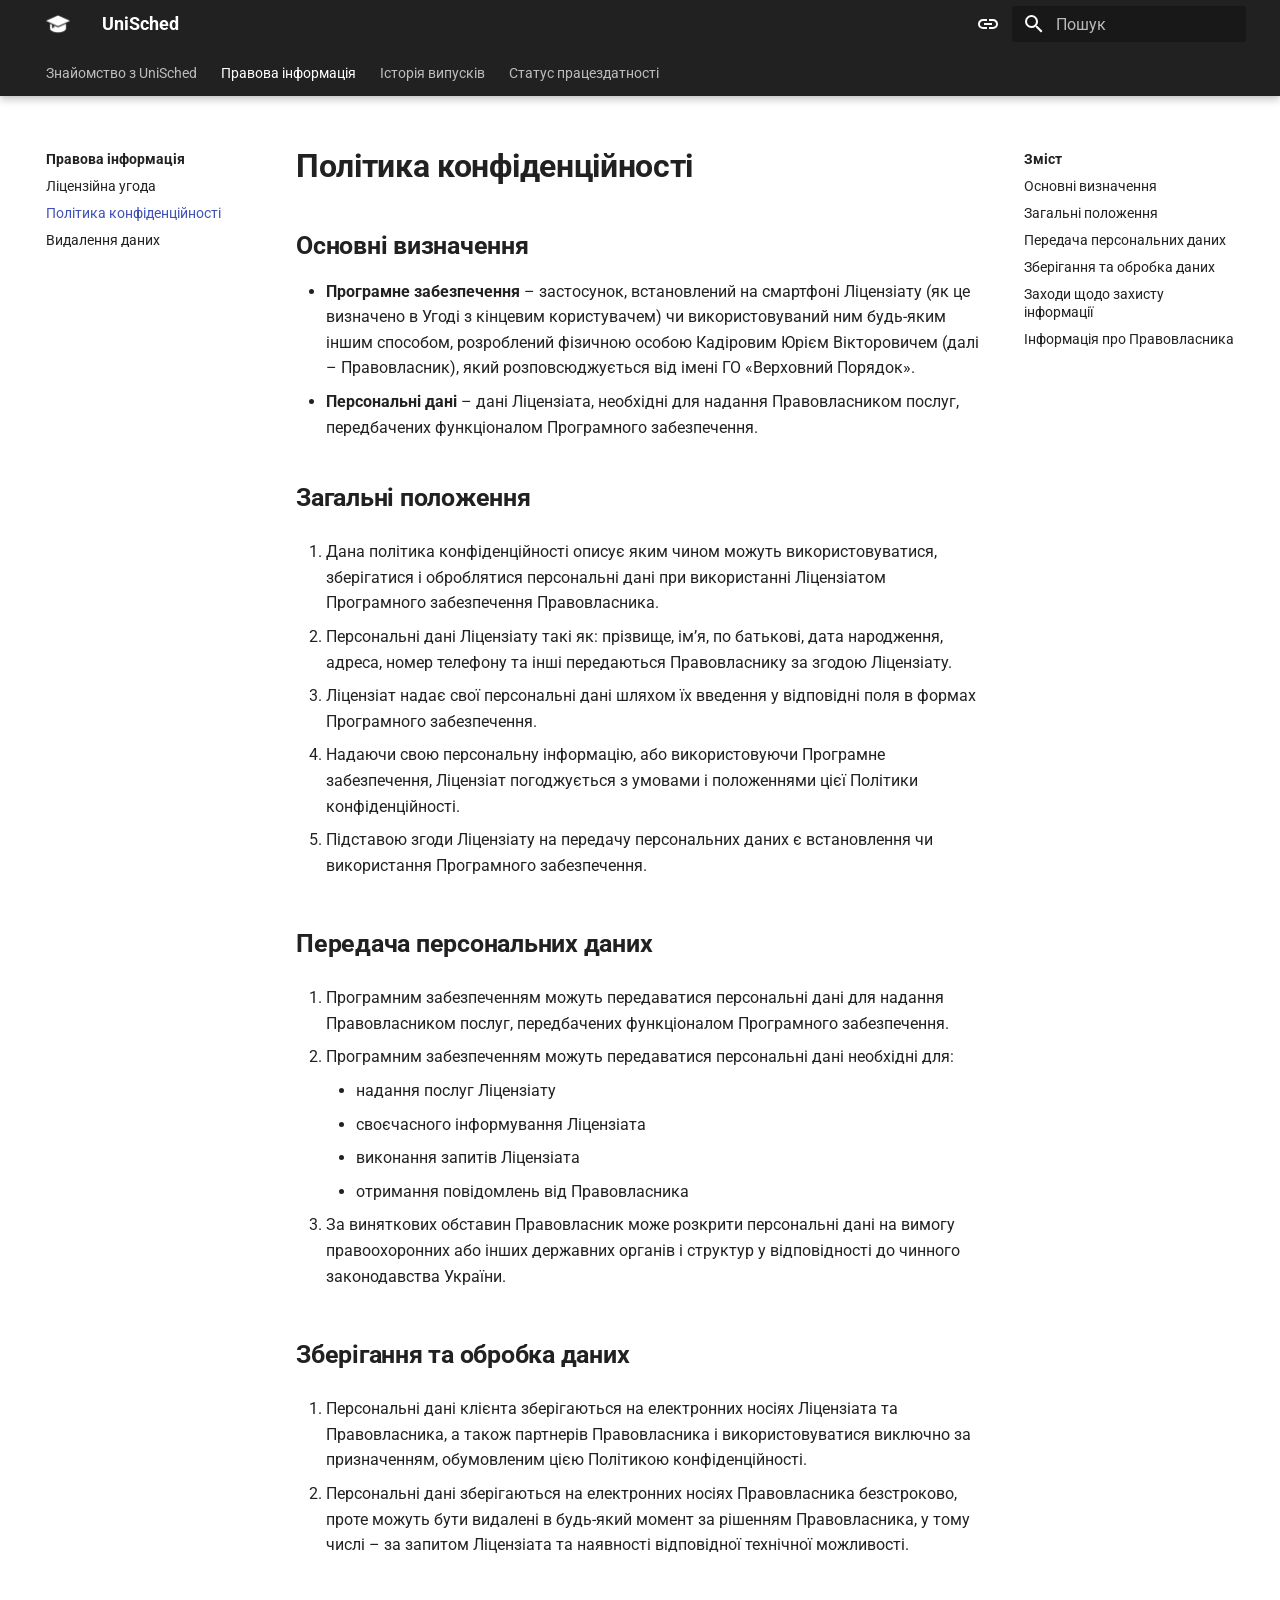
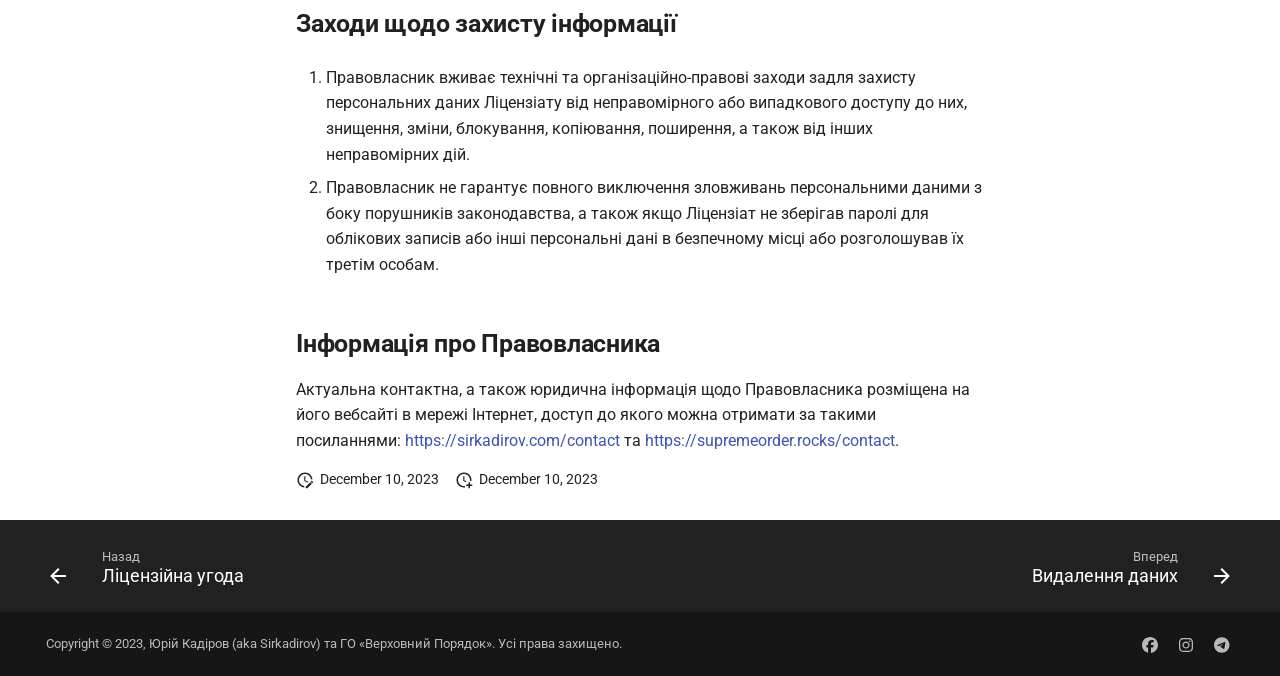
<file: legal/privacy/index.html>
<!doctype html>
<html lang="uk" class="no-js">
  <head>
    
      <meta charset="utf-8">
      <meta name="viewport" content="width=device-width,initial-scale=1">
      
      
      
        <link rel="canonical" href="https://help.unisched.download/legal/privacy/">
      
      
        <link rel="prev" href="../terms/">
      
      
        <link rel="next" href="../data-deletion/">
      
      
      <link rel="icon" href="../../assets/icons/favicon.ico">
      <meta name="generator" content="mkdocs-1.5.3, mkdocs-material-9.5.1">
    
    
      
        <title>Політика конфіденційності - UniSched</title>
      
    
    
      <link rel="stylesheet" href="../../assets/stylesheets/main.45e1311d.min.css">
      
        
        <link rel="stylesheet" href="../../assets/stylesheets/palette.06af60db.min.css">
      
      
  
  
    
    
  
  
  <style>:root{--md-admonition-icon--quote:url('data:image/svg+xml;charset=utf-8,<svg xmlns="http://www.w3.org/2000/svg" viewBox="0 0 16 16"><path d="M8.22 2.97a.75.75 0 0 1 1.06 0l4.25 4.25a.75.75 0 0 1 0 1.06l-4.25 4.25a.751.751 0 0 1-1.042-.018.751.751 0 0 1-.018-1.042l2.97-2.97H3.75a.75.75 0 0 1 0-1.5h7.44L8.22 4.03a.75.75 0 0 1 0-1.06Z"/></svg>');}</style>



    
    
      
    
    
      
        
        
        <link rel="preconnect" href="https://fonts.gstatic.com" crossorigin>
        <link rel="stylesheet" href="https://fonts.googleapis.com/css?family=Roboto:300,300i,400,400i,700,700i%7CRoboto+Mono:400,400i,700,700i&display=fallback">
        <style>:root{--md-text-font:"Roboto";--md-code-font:"Roboto Mono"}</style>
      
    
    
      <link rel="stylesheet" href="../../stylesheets/extra.css">
    
    <script>__md_scope=new URL("../..",location),__md_hash=e=>[...e].reduce((e,_)=>(e<<5)-e+_.charCodeAt(0),0),__md_get=(e,_=localStorage,t=__md_scope)=>JSON.parse(_.getItem(t.pathname+"."+e)),__md_set=(e,_,t=localStorage,a=__md_scope)=>{try{t.setItem(a.pathname+"."+e,JSON.stringify(_))}catch(e){}}</script>
    
      

    
    
    
  </head>
  
  
    
    
      
    
    
    
    
    <body dir="ltr" data-md-color-scheme="default" data-md-color-primary="indigo" data-md-color-accent="indigo">
  
    
    <input class="md-toggle" data-md-toggle="drawer" type="checkbox" id="__drawer" autocomplete="off">
    <input class="md-toggle" data-md-toggle="search" type="checkbox" id="__search" autocomplete="off">
    <label class="md-overlay" for="__drawer"></label>
    <div data-md-component="skip">
      
        
        <a href="#_1" class="md-skip">
          Перейти до змісту
        </a>
      
    </div>
    <div data-md-component="announce">
      
    </div>
    
    
      

  

<header class="md-header md-header--shadow md-header--lifted" data-md-component="header">
  <nav class="md-header__inner md-grid" aria-label="Хедер">
    <a href="../.." title="UniSched" class="md-header__button md-logo" aria-label="UniSched" data-md-component="logo">
      
  <img src="../../assets/icons/unisched_icon_white.png" alt="logo">

    </a>
    <label class="md-header__button md-icon" for="__drawer">
      
      <svg xmlns="http://www.w3.org/2000/svg" viewBox="0 0 24 24"><path d="M3 6h18v2H3V6m0 5h18v2H3v-2m0 5h18v2H3v-2Z"/></svg>
    </label>
    <div class="md-header__title" data-md-component="header-title">
      <div class="md-header__ellipsis">
        <div class="md-header__topic">
          <span class="md-ellipsis">
            UniSched
          </span>
        </div>
        <div class="md-header__topic" data-md-component="header-topic">
          <span class="md-ellipsis">
            
              Політика конфіденційності
            
          </span>
        </div>
      </div>
    </div>
    
      
        <form class="md-header__option" data-md-component="palette">
  
    
    
    
    <input class="md-option" data-md-color-media="(prefers-color-scheme)" data-md-color-scheme="default" data-md-color-primary="indigo" data-md-color-accent="indigo"  aria-label="Switch to light mode"  type="radio" name="__palette" id="__palette_0">
    
      <label class="md-header__button md-icon" title="Switch to light mode" for="__palette_1" hidden>
        <svg xmlns="http://www.w3.org/2000/svg" viewBox="0 0 24 24"><path d="M3.9 12c0-1.71 1.39-3.1 3.1-3.1h4V7H7a5 5 0 0 0-5 5 5 5 0 0 0 5 5h4v-1.9H7c-1.71 0-3.1-1.39-3.1-3.1M8 13h8v-2H8v2m9-6h-4v1.9h4c1.71 0 3.1 1.39 3.1 3.1 0 1.71-1.39 3.1-3.1 3.1h-4V17h4a5 5 0 0 0 5-5 5 5 0 0 0-5-5Z"/></svg>
      </label>
    
  
    
    
    
    <input class="md-option" data-md-color-media="(prefers-color-scheme: light)" data-md-color-scheme="unisched-light" data-md-color-primary="indigo" data-md-color-accent="indigo"  aria-label="Switch to dark mode"  type="radio" name="__palette" id="__palette_1">
    
      <label class="md-header__button md-icon" title="Switch to dark mode" for="__palette_2" hidden>
        <svg xmlns="http://www.w3.org/2000/svg" viewBox="0 0 24 24"><path d="M17 6H7c-3.31 0-6 2.69-6 6s2.69 6 6 6h10c3.31 0 6-2.69 6-6s-2.69-6-6-6zm0 10H7c-2.21 0-4-1.79-4-4s1.79-4 4-4h10c2.21 0 4 1.79 4 4s-1.79 4-4 4zM7 9c-1.66 0-3 1.34-3 3s1.34 3 3 3 3-1.34 3-3-1.34-3-3-3z"/></svg>
      </label>
    
  
    
    
    
    <input class="md-option" data-md-color-media="(prefers-color-scheme: dark)" data-md-color-scheme="slate" data-md-color-primary="black" data-md-color-accent="indigo"  aria-label="Switch to system preference"  type="radio" name="__palette" id="__palette_2">
    
      <label class="md-header__button md-icon" title="Switch to system preference" for="__palette_0" hidden>
        <svg xmlns="http://www.w3.org/2000/svg" viewBox="0 0 24 24"><path d="M17 7H7a5 5 0 0 0-5 5 5 5 0 0 0 5 5h10a5 5 0 0 0 5-5 5 5 0 0 0-5-5m0 8a3 3 0 0 1-3-3 3 3 0 0 1 3-3 3 3 0 0 1 3 3 3 3 0 0 1-3 3Z"/></svg>
      </label>
    
  
</form>
      
    
    
      <script>var media,input,key,value,palette=__md_get("__palette");if(palette&&palette.color){"(prefers-color-scheme)"===palette.color.media&&(media=matchMedia("(prefers-color-scheme: light)"),input=document.querySelector(media.matches?"[data-md-color-media='(prefers-color-scheme: light)']":"[data-md-color-media='(prefers-color-scheme: dark)']"),palette.color.media=input.getAttribute("data-md-color-media"),palette.color.scheme=input.getAttribute("data-md-color-scheme"),palette.color.primary=input.getAttribute("data-md-color-primary"),palette.color.accent=input.getAttribute("data-md-color-accent"));for([key,value]of Object.entries(palette.color))document.body.setAttribute("data-md-color-"+key,value)}</script>
    
    
    
      <label class="md-header__button md-icon" for="__search">
        
        <svg xmlns="http://www.w3.org/2000/svg" viewBox="0 0 24 24"><path d="M9.5 3A6.5 6.5 0 0 1 16 9.5c0 1.61-.59 3.09-1.56 4.23l.27.27h.79l5 5-1.5 1.5-5-5v-.79l-.27-.27A6.516 6.516 0 0 1 9.5 16 6.5 6.5 0 0 1 3 9.5 6.5 6.5 0 0 1 9.5 3m0 2C7 5 5 7 5 9.5S7 14 9.5 14 14 12 14 9.5 12 5 9.5 5Z"/></svg>
      </label>
      <div class="md-search" data-md-component="search" role="dialog">
  <label class="md-search__overlay" for="__search"></label>
  <div class="md-search__inner" role="search">
    <form class="md-search__form" name="search">
      <input type="text" class="md-search__input" name="query" aria-label="Пошук" placeholder="Пошук" autocapitalize="off" autocorrect="off" autocomplete="off" spellcheck="false" data-md-component="search-query" required>
      <label class="md-search__icon md-icon" for="__search">
        
        <svg xmlns="http://www.w3.org/2000/svg" viewBox="0 0 24 24"><path d="M9.5 3A6.5 6.5 0 0 1 16 9.5c0 1.61-.59 3.09-1.56 4.23l.27.27h.79l5 5-1.5 1.5-5-5v-.79l-.27-.27A6.516 6.516 0 0 1 9.5 16 6.5 6.5 0 0 1 3 9.5 6.5 6.5 0 0 1 9.5 3m0 2C7 5 5 7 5 9.5S7 14 9.5 14 14 12 14 9.5 12 5 9.5 5Z"/></svg>
        
        <svg xmlns="http://www.w3.org/2000/svg" viewBox="0 0 24 24"><path d="M20 11v2H8l5.5 5.5-1.42 1.42L4.16 12l7.92-7.92L13.5 5.5 8 11h12Z"/></svg>
      </label>
      <nav class="md-search__options" aria-label="Шукати">
        
          <a href="javascript:void(0)" class="md-search__icon md-icon" title="Поділитись" aria-label="Поділитись" data-clipboard data-clipboard-text="" data-md-component="search-share" tabindex="-1">
            
            <svg xmlns="http://www.w3.org/2000/svg" viewBox="0 0 24 24"><path d="M18 16.08c-.76 0-1.44.3-1.96.77L8.91 12.7c.05-.23.09-.46.09-.7 0-.24-.04-.47-.09-.7l7.05-4.11c.54.5 1.25.81 2.04.81a3 3 0 0 0 3-3 3 3 0 0 0-3-3 3 3 0 0 0-3 3c0 .24.04.47.09.7L8.04 9.81C7.5 9.31 6.79 9 6 9a3 3 0 0 0-3 3 3 3 0 0 0 3 3c.79 0 1.5-.31 2.04-.81l7.12 4.15c-.05.21-.08.43-.08.66 0 1.61 1.31 2.91 2.92 2.91 1.61 0 2.92-1.3 2.92-2.91A2.92 2.92 0 0 0 18 16.08Z"/></svg>
          </a>
        
        <button type="reset" class="md-search__icon md-icon" title="Очистити" aria-label="Очистити" tabindex="-1">
          
          <svg xmlns="http://www.w3.org/2000/svg" viewBox="0 0 24 24"><path d="M19 6.41 17.59 5 12 10.59 6.41 5 5 6.41 10.59 12 5 17.59 6.41 19 12 13.41 17.59 19 19 17.59 13.41 12 19 6.41Z"/></svg>
        </button>
      </nav>
      
        <div class="md-search__suggest" data-md-component="search-suggest"></div>
      
    </form>
    <div class="md-search__output">
      <div class="md-search__scrollwrap" data-md-scrollfix>
        <div class="md-search-result" data-md-component="search-result">
          <div class="md-search-result__meta">
            Пошук розпочато
          </div>
          <ol class="md-search-result__list" role="presentation"></ol>
        </div>
      </div>
    </div>
  </div>
</div>
    
    
  </nav>
  
    
      
<nav class="md-tabs" aria-label="Вкладки" data-md-component="tabs">
  <div class="md-grid">
    <ul class="md-tabs__list">
      
        
  
  
  
    
    
      <li class="md-tabs__item">
        <a href="../.." class="md-tabs__link">
          
  
  Знайомство з UniSched

        </a>
      </li>
    
  

      
        
  
  
    
  
  
    
    
      <li class="md-tabs__item md-tabs__item--active">
        <a href="../terms/" class="md-tabs__link">
          
  
  Правова інформація

        </a>
      </li>
    
  

      
        
  
  
  
    <li class="md-tabs__item">
      <a href="https://changelog.unisched.download/" class="md-tabs__link">
        
  
    
  
  Історія випусків

      </a>
    </li>
  

      
        
  
  
  
    <li class="md-tabs__item">
      <a href="https://status.unisched.download/" class="md-tabs__link">
        
  
    
  
  Статус працездатності

      </a>
    </li>
  

      
    </ul>
  </div>
</nav>
    
  
</header>
    
    <div class="md-container" data-md-component="container">
      
      
        
      
      <main class="md-main" data-md-component="main">
        <div class="md-main__inner md-grid">
          
            
              
              <div class="md-sidebar md-sidebar--primary" data-md-component="sidebar" data-md-type="navigation" >
                <div class="md-sidebar__scrollwrap">
                  <div class="md-sidebar__inner">
                    


  


<nav class="md-nav md-nav--primary md-nav--lifted" aria-label="Навігація" data-md-level="0">
  <label class="md-nav__title" for="__drawer">
    <a href="../.." title="UniSched" class="md-nav__button md-logo" aria-label="UniSched" data-md-component="logo">
      
  <img src="../../assets/icons/unisched_icon_white.png" alt="logo">

    </a>
    UniSched
  </label>
  
  <ul class="md-nav__list" data-md-scrollfix>
    
      
      
  
  
  
  
    
    
    
    
    
      
      
    
    <li class="md-nav__item md-nav__item--section md-nav__item--nested">
      
        
        
        
        <input class="md-nav__toggle md-toggle " type="checkbox" id="__nav_1" >
        
          
          <label class="md-nav__link" for="__nav_1" id="__nav_1_label" tabindex="">
            
  
  <span class="md-ellipsis">
    Знайомство з UniSched
  </span>
  

            <span class="md-nav__icon md-icon"></span>
          </label>
        
        <nav class="md-nav" data-md-level="1" aria-labelledby="__nav_1_label" aria-expanded="false">
          <label class="md-nav__title" for="__nav_1">
            <span class="md-nav__icon md-icon"></span>
            Знайомство з UniSched
          </label>
          <ul class="md-nav__list" data-md-scrollfix>
            
              
                
  
  
  
  
    <li class="md-nav__item">
      <a href="../.." class="md-nav__link">
        
  
  <span class="md-ellipsis">
    Головна сторінка
  </span>
  

      </a>
    </li>
  

              
            
              
                
  
  
  
  
    <li class="md-nav__item">
      <a href="../../faq/" class="md-nav__link">
        
  
  <span class="md-ellipsis">
    Часто задавані питання
  </span>
  

      </a>
    </li>
  

              
            
              
                
  
  
  
  
    <li class="md-nav__item">
      <a href="../../institutions/" class="md-nav__link">
        
  
  <span class="md-ellipsis">
    Для закладів освіти
  </span>
  

      </a>
    </li>
  

              
            
              
                
  
  
  
  
    <li class="md-nav__item">
      <a href="../../donate/" class="md-nav__link">
        
  
  <span class="md-ellipsis">
    Підтримати розробку
  </span>
  

      </a>
    </li>
  

              
            
          </ul>
        </nav>
      
    </li>
  

    
      
      
  
  
    
  
  
  
    
    
    
    
    
      
      
    
    <li class="md-nav__item md-nav__item--active md-nav__item--section md-nav__item--nested">
      
        
        
        
        <input class="md-nav__toggle md-toggle " type="checkbox" id="__nav_2" checked>
        
          
          <label class="md-nav__link" for="__nav_2" id="__nav_2_label" tabindex="">
            
  
  <span class="md-ellipsis">
    Правова інформація
  </span>
  

            <span class="md-nav__icon md-icon"></span>
          </label>
        
        <nav class="md-nav" data-md-level="1" aria-labelledby="__nav_2_label" aria-expanded="true">
          <label class="md-nav__title" for="__nav_2">
            <span class="md-nav__icon md-icon"></span>
            Правова інформація
          </label>
          <ul class="md-nav__list" data-md-scrollfix>
            
              
                
  
  
  
  
    <li class="md-nav__item">
      <a href="../terms/" class="md-nav__link">
        
  
  <span class="md-ellipsis">
    Ліцензійна угода
  </span>
  

      </a>
    </li>
  

              
            
              
                
  
  
    
  
  
  
    <li class="md-nav__item md-nav__item--active">
      
      <input class="md-nav__toggle md-toggle" type="checkbox" id="__toc">
      
      
        
      
      
        <label class="md-nav__link md-nav__link--active" for="__toc">
          
  
  <span class="md-ellipsis">
    Політика конфіденційності
  </span>
  

          <span class="md-nav__icon md-icon"></span>
        </label>
      
      <a href="./" class="md-nav__link md-nav__link--active">
        
  
  <span class="md-ellipsis">
    Політика конфіденційності
  </span>
  

      </a>
      
        

<nav class="md-nav md-nav--secondary" aria-label="Зміст">
  
  
  
    
  
  
    <label class="md-nav__title" for="__toc">
      <span class="md-nav__icon md-icon"></span>
      Зміст
    </label>
    <ul class="md-nav__list" data-md-component="toc" data-md-scrollfix>
      
        <li class="md-nav__item">
  <a href="#_2" class="md-nav__link">
    <span class="md-ellipsis">
      Основні визначення
    </span>
  </a>
  
</li>
      
        <li class="md-nav__item">
  <a href="#_3" class="md-nav__link">
    <span class="md-ellipsis">
      Загальні положення
    </span>
  </a>
  
</li>
      
        <li class="md-nav__item">
  <a href="#_4" class="md-nav__link">
    <span class="md-ellipsis">
      Передача персональних даних
    </span>
  </a>
  
</li>
      
        <li class="md-nav__item">
  <a href="#_5" class="md-nav__link">
    <span class="md-ellipsis">
      Зберігання та обробка даних
    </span>
  </a>
  
</li>
      
        <li class="md-nav__item">
  <a href="#_6" class="md-nav__link">
    <span class="md-ellipsis">
      Заходи щодо захисту інформації
    </span>
  </a>
  
</li>
      
        <li class="md-nav__item">
  <a href="#_7" class="md-nav__link">
    <span class="md-ellipsis">
      Інформація про Правовласника
    </span>
  </a>
  
</li>
      
    </ul>
  
</nav>
      
    </li>
  

              
            
              
                
  
  
  
  
    <li class="md-nav__item">
      <a href="../data-deletion/" class="md-nav__link">
        
  
  <span class="md-ellipsis">
    Видалення даних
  </span>
  

      </a>
    </li>
  

              
            
          </ul>
        </nav>
      
    </li>
  

    
      
      
  
  
  
  
    <li class="md-nav__item">
      <a href="https://changelog.unisched.download/" class="md-nav__link">
        
  
  <span class="md-ellipsis">
    Історія випусків
  </span>
  

      </a>
    </li>
  

    
      
      
  
  
  
  
    <li class="md-nav__item">
      <a href="https://status.unisched.download/" class="md-nav__link">
        
  
  <span class="md-ellipsis">
    Статус працездатності
  </span>
  

      </a>
    </li>
  

    
  </ul>
</nav>
                  </div>
                </div>
              </div>
            
            
              
              <div class="md-sidebar md-sidebar--secondary" data-md-component="sidebar" data-md-type="toc" >
                <div class="md-sidebar__scrollwrap">
                  <div class="md-sidebar__inner">
                    

<nav class="md-nav md-nav--secondary" aria-label="Зміст">
  
  
  
    
  
  
    <label class="md-nav__title" for="__toc">
      <span class="md-nav__icon md-icon"></span>
      Зміст
    </label>
    <ul class="md-nav__list" data-md-component="toc" data-md-scrollfix>
      
        <li class="md-nav__item">
  <a href="#_2" class="md-nav__link">
    <span class="md-ellipsis">
      Основні визначення
    </span>
  </a>
  
</li>
      
        <li class="md-nav__item">
  <a href="#_3" class="md-nav__link">
    <span class="md-ellipsis">
      Загальні положення
    </span>
  </a>
  
</li>
      
        <li class="md-nav__item">
  <a href="#_4" class="md-nav__link">
    <span class="md-ellipsis">
      Передача персональних даних
    </span>
  </a>
  
</li>
      
        <li class="md-nav__item">
  <a href="#_5" class="md-nav__link">
    <span class="md-ellipsis">
      Зберігання та обробка даних
    </span>
  </a>
  
</li>
      
        <li class="md-nav__item">
  <a href="#_6" class="md-nav__link">
    <span class="md-ellipsis">
      Заходи щодо захисту інформації
    </span>
  </a>
  
</li>
      
        <li class="md-nav__item">
  <a href="#_7" class="md-nav__link">
    <span class="md-ellipsis">
      Інформація про Правовласника
    </span>
  </a>
  
</li>
      
    </ul>
  
</nav>
                  </div>
                </div>
              </div>
            
          
          
            <div class="md-content" data-md-component="content">
              <article class="md-content__inner md-typeset">
                
                  


<h1 id="_1">Політика конфіденційності</h1>
<h2 id="_2">Основні визначення</h2>
<ul>
<li><strong>Програмне забезпечення</strong> – застосунок, встановлений на смартфоні Ліцензіату (як це визначено в Угоді з кінцевим користувачем) чи використовуваний ним будь-яким іншим способом, розроблений фізичною особою Кадіровим Юрієм Вікторовичем (далі – Правовласник), який розповсюджується від імені ГО «Верховний Порядок».</li>
<li><strong>Персональні дані</strong> – дані Ліцензіата, необхідні для надання Правовласником послуг, передбачених функціоналом Програмного забезпечення.</li>
</ul>
<h2 id="_3">Загальні положення</h2>
<ol>
<li>
<p>Дана політика конфіденційності описує яким чином можуть використовуватися, зберігатися і оброблятися персональні дані при використанні Ліцензіатом Програмного забезпечення Правовласника.</p>
</li>
<li>
<p>Персональні дані Ліцензіату такі як: прізвище, ім’я, по батькові, дата народження, адреса, номер телефону та інші передаються Правовласнику за згодою Ліцензіату.</p>
</li>
<li>
<p>Ліцензіат надає свої персональні дані шляхом їх введення у відповідні поля в формах Програмного забезпечення.</p>
</li>
<li>
<p>Надаючи свою персональну інформацію, або використовуючи Програмне забезпечення, Ліцензіат погоджується з умовами і положеннями цієї Політики конфіденційності.</p>
</li>
<li>
<p>Підставою згоди Ліцензіату на передачу персональних даних є встановлення чи використання Програмного забезпечення.</p>
</li>
</ol>
<h2 id="_4">Передача персональних даних</h2>
<ol>
<li>
<p>Програмним забезпеченням можуть передаватися персональні дані для надання Правовласником послуг, передбачених функціоналом Програмного забезпечення.</p>
</li>
<li>
<p>Програмним забезпеченням можуть передаватися персональні дані необхідні для:</p>
<ul>
<li>надання послуг Ліцензіату</li>
<li>своєчасного інформування Ліцензіата</li>
<li>виконання запитів Ліцензіата</li>
<li>отримання повідомлень від Правовласника</li>
</ul>
</li>
<li>
<p>За виняткових обставин Правовласник може розкрити персональні дані на вимогу правоохоронних або інших державних органів і структур у відповідності до чинного законодавства України.</p>
</li>
</ol>
<h2 id="_5">Зберігання та обробка даних</h2>
<ol>
<li>
<p>Персональні дані клієнта зберігаються на електронних носіях Ліцензіата та Правовласника, а також партнерів Правовласника і використовуватися виключно за призначенням, обумовленим цією Політикою конфіденційності.</p>
</li>
<li>
<p>Персональні дані зберігаються на електронних носіях Правовласника безстроково, проте можуть бути видалені в будь-який момент за рішенням Правовласника, у тому числі – за запитом Ліцензіата та наявності відповідної технічної можливості.</p>
</li>
</ol>
<h2 id="_6">Заходи щодо захисту інформації</h2>
<ol>
<li>
<p>Правовласник вживає технічні та організаційно-правові заходи задля захисту персональних даних Ліцензіату від неправомірного або випадкового доступу до них, знищення, зміни, блокування, копіювання, поширення, а також від інших неправомірних дій.</p>
</li>
<li>
<p>Правовласник не гарантує повного виключення зловживань персональними даними з боку порушників законодавства, а також якщо Ліцензіат не зберігав паролі для облікових записів або інші персональні дані в безпечному місці або розголошував їх третім особам.</p>
</li>
</ol>
<h2 id="_7">Інформація про Правовласника</h2>
<p>Актуальна контактна, а також юридична інформація щодо Правовласника розміщена на його вебсайті в мережі Інтернет, доступ до якого можна отримати за такими посиланнями: <a href="https://sirkadirov.com/contact">https://sirkadirov.com/contact</a> та <a href="https://supremeorder.rocks/contact">https://supremeorder.rocks/contact</a>.</p>







  
    
  
  
    
  


  <aside class="md-source-file">
    
      
  <span class="md-source-file__fact">
    <span class="md-icon" title="Востаннє оновлено">
      <svg xmlns="http://www.w3.org/2000/svg" viewBox="0 0 24 24"><path d="M21 13.1c-.1 0-.3.1-.4.2l-1 1 2.1 2.1 1-1c.2-.2.2-.6 0-.8l-1.3-1.3c-.1-.1-.2-.2-.4-.2m-1.9 1.8-6.1 6V23h2.1l6.1-6.1-2.1-2M12.5 7v5.2l4 2.4-1 1L11 13V7h1.5M11 21.9c-5.1-.5-9-4.8-9-9.9C2 6.5 6.5 2 12 2c5.3 0 9.6 4.1 10 9.3-.3-.1-.6-.2-1-.2s-.7.1-1 .2C19.6 7.2 16.2 4 12 4c-4.4 0-8 3.6-8 8 0 4.1 3.1 7.5 7.1 7.9l-.1.2v1.8Z"/></svg>
    </span>
    <span class="git-revision-date-localized-plugin git-revision-date-localized-plugin-date">December 10, 2023</span>
  </span>

    
    
      
  <span class="md-source-file__fact">
    <span class="md-icon" title="Створено">
      <svg xmlns="http://www.w3.org/2000/svg" viewBox="0 0 24 24"><path d="M14.47 15.08 11 13V7h1.5v5.25l3.08 1.83c-.41.28-.79.62-1.11 1m-1.39 4.84c-.36.05-.71.08-1.08.08-4.42 0-8-3.58-8-8s3.58-8 8-8 8 3.58 8 8c0 .37-.03.72-.08 1.08.69.1 1.33.32 1.92.64.1-.56.16-1.13.16-1.72 0-5.5-4.5-10-10-10S2 6.5 2 12s4.47 10 10 10c.59 0 1.16-.06 1.72-.16-.32-.59-.54-1.23-.64-1.92M18 15v3h-3v2h3v3h2v-3h3v-2h-3v-3h-2Z"/></svg>
    </span>
    <span class="git-revision-date-localized-plugin git-revision-date-localized-plugin-date">December 10, 2023</span>
  </span>

    
    
    
  </aside>





                
              </article>
            </div>
          
          
<script>var target=document.getElementById(location.hash.slice(1));target&&target.name&&(target.checked=target.name.startsWith("__tabbed_"))</script>
        </div>
        
          <button type="button" class="md-top md-icon" data-md-component="top" hidden>
  
  <svg xmlns="http://www.w3.org/2000/svg" viewBox="0 0 24 24"><path d="M13 20h-2V8l-5.5 5.5-1.42-1.42L12 4.16l7.92 7.92-1.42 1.42L13 8v12Z"/></svg>
  Повернутись нагору
</button>
        
      </main>
      
        <footer class="md-footer">
  
    
      
      <nav class="md-footer__inner md-grid" aria-label="Футер" >
        
          
          <a href="../terms/" class="md-footer__link md-footer__link--prev" aria-label="Назад: Ліцензійна угода">
            <div class="md-footer__button md-icon">
              
              <svg xmlns="http://www.w3.org/2000/svg" viewBox="0 0 24 24"><path d="M20 11v2H8l5.5 5.5-1.42 1.42L4.16 12l7.92-7.92L13.5 5.5 8 11h12Z"/></svg>
            </div>
            <div class="md-footer__title">
              <span class="md-footer__direction">
                Назад
              </span>
              <div class="md-ellipsis">
                Ліцензійна угода
              </div>
            </div>
          </a>
        
        
          
          <a href="../data-deletion/" class="md-footer__link md-footer__link--next" aria-label="Вперед: Видалення даних">
            <div class="md-footer__title">
              <span class="md-footer__direction">
                Вперед
              </span>
              <div class="md-ellipsis">
                Видалення даних
              </div>
            </div>
            <div class="md-footer__button md-icon">
              
              <svg xmlns="http://www.w3.org/2000/svg" viewBox="0 0 24 24"><path d="M4 11v2h12l-5.5 5.5 1.42 1.42L19.84 12l-7.92-7.92L10.5 5.5 16 11H4Z"/></svg>
            </div>
          </a>
        
      </nav>
    
  
  <div class="md-footer-meta md-typeset">
    <div class="md-footer-meta__inner md-grid">
      <div class="md-copyright">
  
    <div class="md-copyright__highlight">
      Copyright &copy; 2023, <a href="https://sirkadirov.com/" target="_blank">Юрій Кадіров (aka Sirkadirov)</a> та <a href="https://supremeorder.rocks/" target="_blank">ГО «Верховний Порядок»</a>. Усі права захищено.
    </div>
  
  
</div>
      
        <div class="md-social">
  
    
    
    
    
      
      
    
    <a href="https://facebook.com/groups/unisched" target="_blank" rel="noopener" title="facebook.com" class="md-social__link">
      <svg xmlns="http://www.w3.org/2000/svg" viewBox="0 0 512 512"><!--! Font Awesome Free 6.5.1 by @fontawesome - https://fontawesome.com License - https://fontawesome.com/license/free (Icons: CC BY 4.0, Fonts: SIL OFL 1.1, Code: MIT License) Copyright 2023 Fonticons, Inc.--><path d="M512 256C512 114.6 397.4 0 256 0S0 114.6 0 256c0 120 82.7 220.8 194.2 248.5V334.2h-52.8V256h52.8v-33.7c0-87.1 39.4-127.5 125-127.5 16.2 0 44.2 3.2 55.7 6.4V172c-6-.6-16.5-1-29.6-1-42 0-58.2 15.9-58.2 57.2V256h83.6l-14.4 78.2H287v175.9C413.8 494.8 512 386.9 512 256z"/></svg>
    </a>
  
    
    
    
    
      
      
    
    <a href="https://instagram.com/ngosupremeorder" target="_blank" rel="noopener" title="instagram.com" class="md-social__link">
      <svg xmlns="http://www.w3.org/2000/svg" viewBox="0 0 448 512"><!--! Font Awesome Free 6.5.1 by @fontawesome - https://fontawesome.com License - https://fontawesome.com/license/free (Icons: CC BY 4.0, Fonts: SIL OFL 1.1, Code: MIT License) Copyright 2023 Fonticons, Inc.--><path d="M224.1 141c-63.6 0-114.9 51.3-114.9 114.9s51.3 114.9 114.9 114.9S339 319.5 339 255.9 287.7 141 224.1 141zm0 189.6c-41.1 0-74.7-33.5-74.7-74.7s33.5-74.7 74.7-74.7 74.7 33.5 74.7 74.7-33.6 74.7-74.7 74.7zm146.4-194.3c0 14.9-12 26.8-26.8 26.8-14.9 0-26.8-12-26.8-26.8s12-26.8 26.8-26.8 26.8 12 26.8 26.8zm76.1 27.2c-1.7-35.9-9.9-67.7-36.2-93.9-26.2-26.2-58-34.4-93.9-36.2-37-2.1-147.9-2.1-184.9 0-35.8 1.7-67.6 9.9-93.9 36.1s-34.4 58-36.2 93.9c-2.1 37-2.1 147.9 0 184.9 1.7 35.9 9.9 67.7 36.2 93.9s58 34.4 93.9 36.2c37 2.1 147.9 2.1 184.9 0 35.9-1.7 67.7-9.9 93.9-36.2 26.2-26.2 34.4-58 36.2-93.9 2.1-37 2.1-147.8 0-184.8zM398.8 388c-7.8 19.6-22.9 34.7-42.6 42.6-29.5 11.7-99.5 9-132.1 9s-102.7 2.6-132.1-9c-19.6-7.8-34.7-22.9-42.6-42.6-11.7-29.5-9-99.5-9-132.1s-2.6-102.7 9-132.1c7.8-19.6 22.9-34.7 42.6-42.6 29.5-11.7 99.5-9 132.1-9s102.7-2.6 132.1 9c19.6 7.8 34.7 22.9 42.6 42.6 11.7 29.5 9 99.5 9 132.1s2.7 102.7-9 132.1z"/></svg>
    </a>
  
    
    
    
    
      
      
    
    <a href="https://t.me/unisched" target="_blank" rel="noopener" title="t.me" class="md-social__link">
      <svg xmlns="http://www.w3.org/2000/svg" viewBox="0 0 496 512"><!--! Font Awesome Free 6.5.1 by @fontawesome - https://fontawesome.com License - https://fontawesome.com/license/free (Icons: CC BY 4.0, Fonts: SIL OFL 1.1, Code: MIT License) Copyright 2023 Fonticons, Inc.--><path d="M248 8C111.033 8 0 119.033 0 256s111.033 248 248 248 248-111.033 248-248S384.967 8 248 8Zm114.952 168.66c-3.732 39.215-19.881 134.378-28.1 178.3-3.476 18.584-10.322 24.816-16.948 25.425-14.4 1.326-25.338-9.517-39.287-18.661-21.827-14.308-34.158-23.215-55.346-37.177-24.485-16.135-8.612-25 5.342-39.5 3.652-3.793 67.107-61.51 68.335-66.746.153-.655.3-3.1-1.154-4.384s-3.59-.849-5.135-.5q-3.283.746-104.608 69.142-14.845 10.194-26.894 9.934c-8.855-.191-25.888-5.006-38.551-9.123-15.531-5.048-27.875-7.717-26.8-16.291q.84-6.7 18.45-13.7 108.446-47.248 144.628-62.3c68.872-28.647 83.183-33.623 92.511-33.789 2.052-.034 6.639.474 9.61 2.885a10.452 10.452 0 0 1 3.53 6.716 43.765 43.765 0 0 1 .417 9.769Z"/></svg>
    </a>
  
</div>
      
    </div>
  </div>
</footer>
      
    </div>
    <div class="md-dialog" data-md-component="dialog">
      <div class="md-dialog__inner md-typeset"></div>
    </div>
    
    
    <script id="__config" type="application/json">{"base": "../..", "features": ["navigation.footer", "navigation.tabs", "navigation.tabs.sticky", "navigation.top", "navigation.tracking", "search.highlight", "search.share", "search.suggest", "toc.follow"], "search": "../../assets/javascripts/workers/search.f886a092.min.js", "translations": {"clipboard.copied": "\u0421\u043a\u043e\u043f\u0456\u0439\u043e\u0432\u0430\u043d\u043e \u0432 \u0431\u0443\u0444\u0435\u0440", "clipboard.copy": "\u0421\u043a\u043e\u043f\u0456\u044e\u0432\u0430\u0442\u0438 \u0432 \u0431\u0443\u0444\u0435\u0440", "search.result.more.one": "\u0429\u0435 1 \u0437\u0431\u0456\u0433 \u043d\u0430 \u0446\u0456\u0439 \u0441\u0442\u043e\u0440\u0456\u043d\u0446\u0456", "search.result.more.other": "\u0429\u0435 # \u0437\u0431\u0456\u0433\u0456\u0432 \u043d\u0430 \u0446\u0456\u0439 \u0441\u0442\u043e\u0440\u0456\u043d\u0446\u0456", "search.result.none": "\u0417\u0431\u0456\u0433\u0456\u0432 \u043d\u0435 \u0437\u043d\u0430\u0439\u0434\u0435\u043d\u043e", "search.result.one": "\u0417\u043d\u0430\u0439\u0434\u0435\u043d\u043e 1 \u0437\u0431\u0456\u0433", "search.result.other": "\u0417\u043d\u0430\u0439\u0434\u0435\u043d\u043e # \u0437\u0431\u0456\u0433\u0456\u0432", "search.result.placeholder": "\u0420\u043e\u0437\u043f\u043e\u0447\u043d\u0456\u0442\u044c \u043f\u0438\u0441\u0430\u0442\u0438 \u0434\u043b\u044f \u043f\u043e\u0448\u0443\u043a\u0443", "search.result.term.missing": "\u041d\u0435 \u0437\u043d\u0430\u0439\u0434\u0435\u043d\u043e \u0437\u0430\u043f\u0438\u0442\u0443", "select.version": "\u041e\u0431\u0440\u0430\u0442\u0438 \u0432\u0435\u0440\u0441\u0456\u044e"}}</script>
    
    
      <script src="../../assets/javascripts/bundle.d7c377c4.min.js"></script>
      
    
  </body>
</html>
</file>
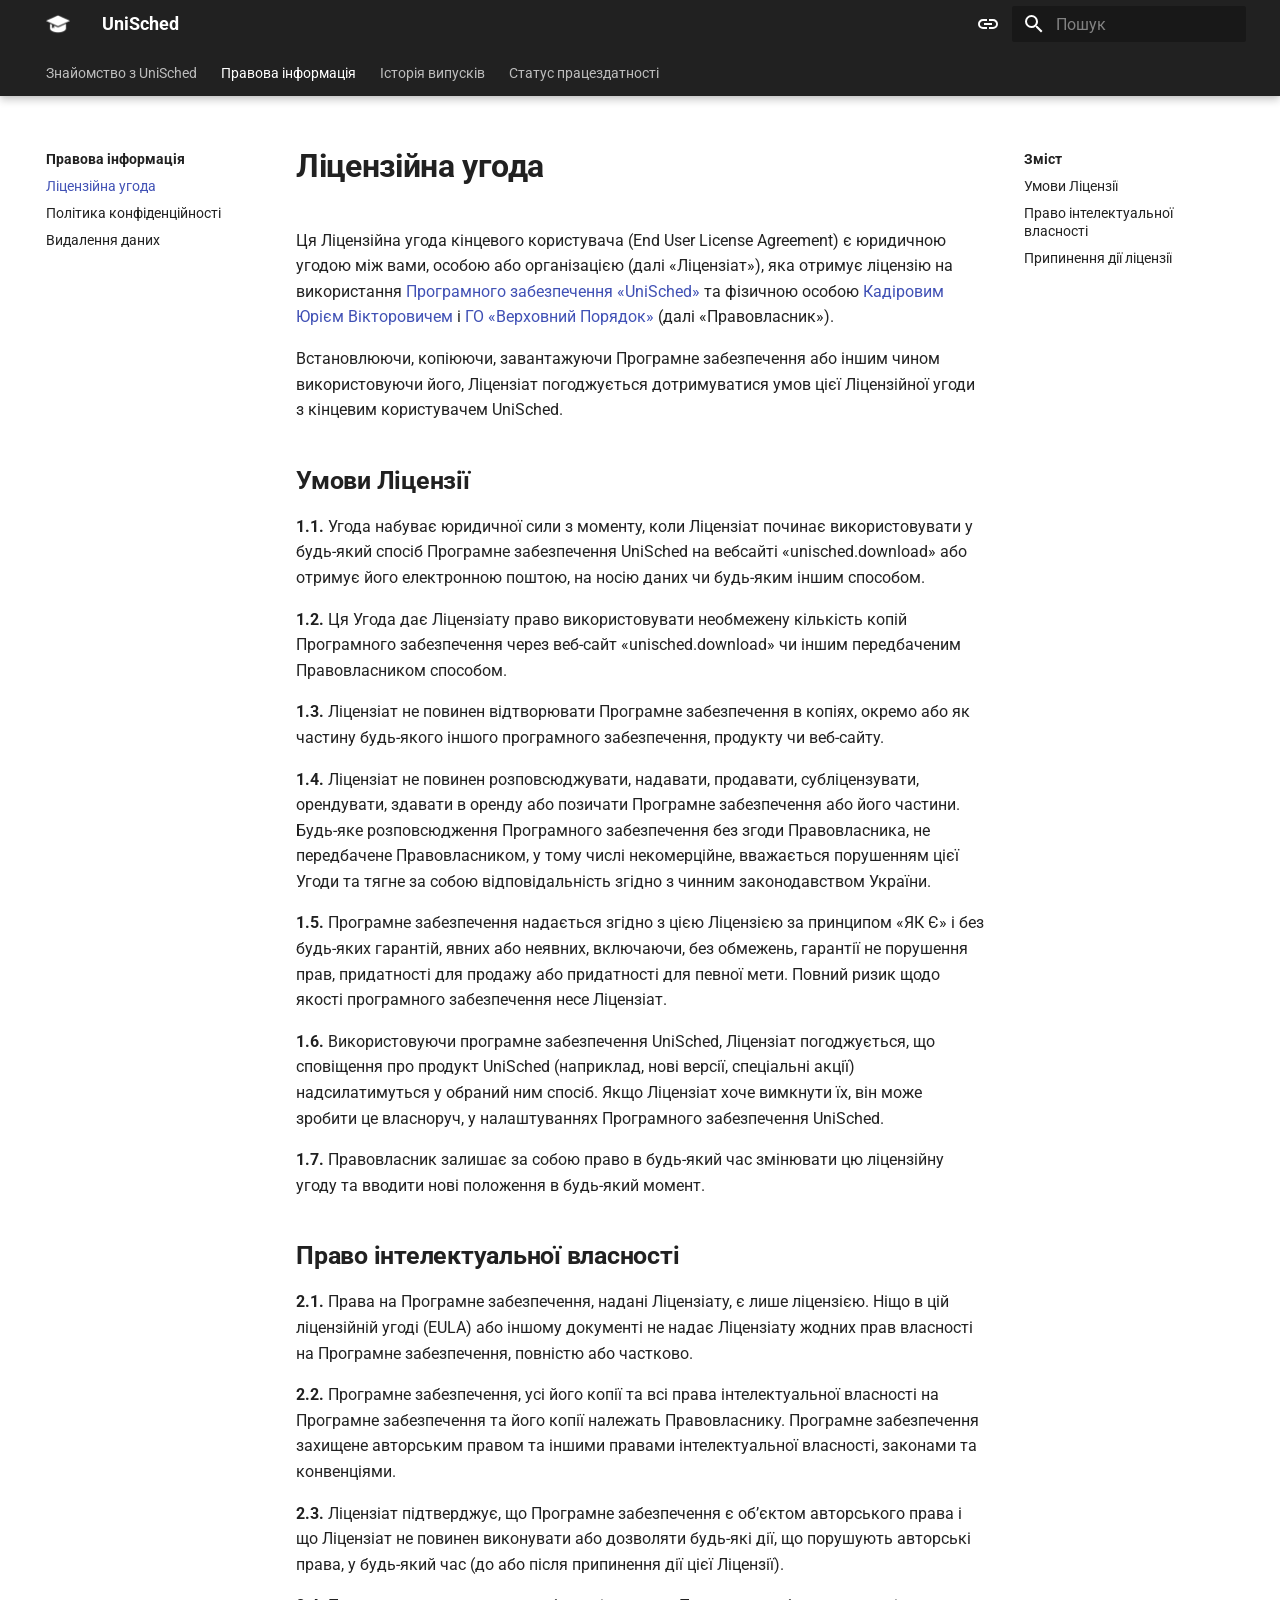
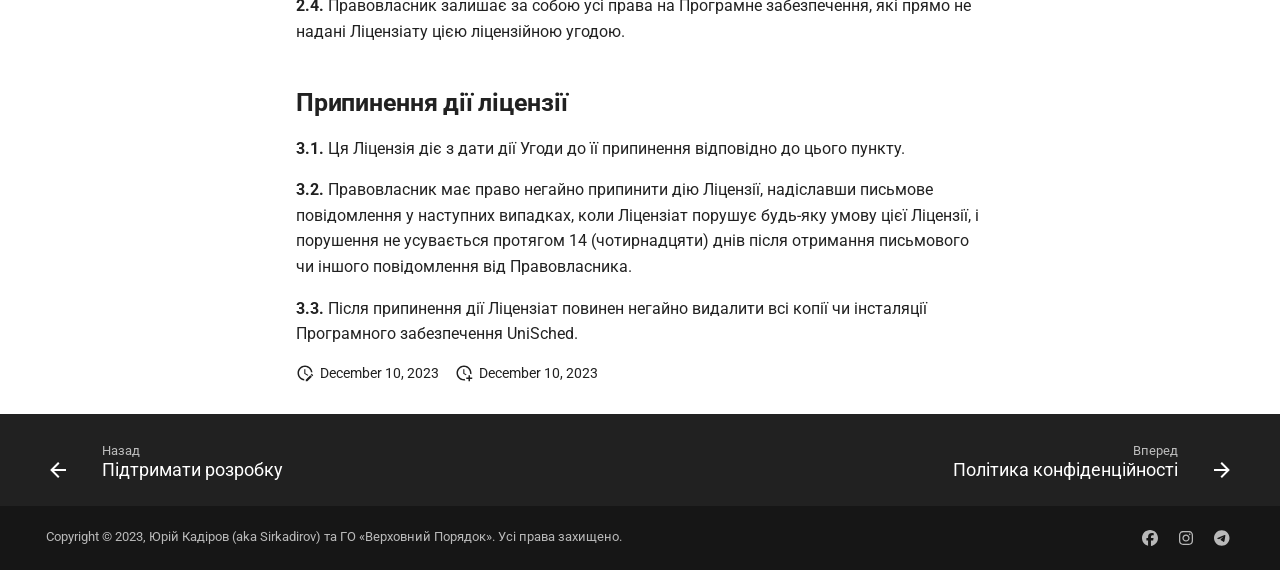
<file: legal/terms/index.html>
<!doctype html>
<html lang="uk" class="no-js">
  <head>
    
      <meta charset="utf-8">
      <meta name="viewport" content="width=device-width,initial-scale=1">
      
      
      
        <link rel="canonical" href="https://help.unisched.download/legal/terms/">
      
      
        <link rel="prev" href="../../donate/">
      
      
        <link rel="next" href="../privacy/">
      
      
      <link rel="icon" href="../../assets/icons/favicon.ico">
      <meta name="generator" content="mkdocs-1.5.3, mkdocs-material-9.5.1">
    
    
      
        <title>Ліцензійна угода - UniSched</title>
      
    
    
      <link rel="stylesheet" href="../../assets/stylesheets/main.45e1311d.min.css">
      
        
        <link rel="stylesheet" href="../../assets/stylesheets/palette.06af60db.min.css">
      
      
  
  
    
    
  
  
  <style>:root{--md-admonition-icon--quote:url('data:image/svg+xml;charset=utf-8,<svg xmlns="http://www.w3.org/2000/svg" viewBox="0 0 16 16"><path d="M8.22 2.97a.75.75 0 0 1 1.06 0l4.25 4.25a.75.75 0 0 1 0 1.06l-4.25 4.25a.751.751 0 0 1-1.042-.018.751.751 0 0 1-.018-1.042l2.97-2.97H3.75a.75.75 0 0 1 0-1.5h7.44L8.22 4.03a.75.75 0 0 1 0-1.06Z"/></svg>');}</style>



    
    
      
    
    
      
        
        
        <link rel="preconnect" href="https://fonts.gstatic.com" crossorigin>
        <link rel="stylesheet" href="https://fonts.googleapis.com/css?family=Roboto:300,300i,400,400i,700,700i%7CRoboto+Mono:400,400i,700,700i&display=fallback">
        <style>:root{--md-text-font:"Roboto";--md-code-font:"Roboto Mono"}</style>
      
    
    
      <link rel="stylesheet" href="../../stylesheets/extra.css">
    
    <script>__md_scope=new URL("../..",location),__md_hash=e=>[...e].reduce((e,_)=>(e<<5)-e+_.charCodeAt(0),0),__md_get=(e,_=localStorage,t=__md_scope)=>JSON.parse(_.getItem(t.pathname+"."+e)),__md_set=(e,_,t=localStorage,a=__md_scope)=>{try{t.setItem(a.pathname+"."+e,JSON.stringify(_))}catch(e){}}</script>
    
      

    
    
    
  </head>
  
  
    
    
      
    
    
    
    
    <body dir="ltr" data-md-color-scheme="default" data-md-color-primary="indigo" data-md-color-accent="indigo">
  
    
    <input class="md-toggle" data-md-toggle="drawer" type="checkbox" id="__drawer" autocomplete="off">
    <input class="md-toggle" data-md-toggle="search" type="checkbox" id="__search" autocomplete="off">
    <label class="md-overlay" for="__drawer"></label>
    <div data-md-component="skip">
      
        
        <a href="#_1" class="md-skip">
          Перейти до змісту
        </a>
      
    </div>
    <div data-md-component="announce">
      
    </div>
    
    
      

  

<header class="md-header md-header--shadow md-header--lifted" data-md-component="header">
  <nav class="md-header__inner md-grid" aria-label="Хедер">
    <a href="../.." title="UniSched" class="md-header__button md-logo" aria-label="UniSched" data-md-component="logo">
      
  <img src="../../assets/icons/unisched_icon_white.png" alt="logo">

    </a>
    <label class="md-header__button md-icon" for="__drawer">
      
      <svg xmlns="http://www.w3.org/2000/svg" viewBox="0 0 24 24"><path d="M3 6h18v2H3V6m0 5h18v2H3v-2m0 5h18v2H3v-2Z"/></svg>
    </label>
    <div class="md-header__title" data-md-component="header-title">
      <div class="md-header__ellipsis">
        <div class="md-header__topic">
          <span class="md-ellipsis">
            UniSched
          </span>
        </div>
        <div class="md-header__topic" data-md-component="header-topic">
          <span class="md-ellipsis">
            
              Ліцензійна угода
            
          </span>
        </div>
      </div>
    </div>
    
      
        <form class="md-header__option" data-md-component="palette">
  
    
    
    
    <input class="md-option" data-md-color-media="(prefers-color-scheme)" data-md-color-scheme="default" data-md-color-primary="indigo" data-md-color-accent="indigo"  aria-label="Switch to light mode"  type="radio" name="__palette" id="__palette_0">
    
      <label class="md-header__button md-icon" title="Switch to light mode" for="__palette_1" hidden>
        <svg xmlns="http://www.w3.org/2000/svg" viewBox="0 0 24 24"><path d="M3.9 12c0-1.71 1.39-3.1 3.1-3.1h4V7H7a5 5 0 0 0-5 5 5 5 0 0 0 5 5h4v-1.9H7c-1.71 0-3.1-1.39-3.1-3.1M8 13h8v-2H8v2m9-6h-4v1.9h4c1.71 0 3.1 1.39 3.1 3.1 0 1.71-1.39 3.1-3.1 3.1h-4V17h4a5 5 0 0 0 5-5 5 5 0 0 0-5-5Z"/></svg>
      </label>
    
  
    
    
    
    <input class="md-option" data-md-color-media="(prefers-color-scheme: light)" data-md-color-scheme="unisched-light" data-md-color-primary="indigo" data-md-color-accent="indigo"  aria-label="Switch to dark mode"  type="radio" name="__palette" id="__palette_1">
    
      <label class="md-header__button md-icon" title="Switch to dark mode" for="__palette_2" hidden>
        <svg xmlns="http://www.w3.org/2000/svg" viewBox="0 0 24 24"><path d="M17 6H7c-3.31 0-6 2.69-6 6s2.69 6 6 6h10c3.31 0 6-2.69 6-6s-2.69-6-6-6zm0 10H7c-2.21 0-4-1.79-4-4s1.79-4 4-4h10c2.21 0 4 1.79 4 4s-1.79 4-4 4zM7 9c-1.66 0-3 1.34-3 3s1.34 3 3 3 3-1.34 3-3-1.34-3-3-3z"/></svg>
      </label>
    
  
    
    
    
    <input class="md-option" data-md-color-media="(prefers-color-scheme: dark)" data-md-color-scheme="slate" data-md-color-primary="black" data-md-color-accent="indigo"  aria-label="Switch to system preference"  type="radio" name="__palette" id="__palette_2">
    
      <label class="md-header__button md-icon" title="Switch to system preference" for="__palette_0" hidden>
        <svg xmlns="http://www.w3.org/2000/svg" viewBox="0 0 24 24"><path d="M17 7H7a5 5 0 0 0-5 5 5 5 0 0 0 5 5h10a5 5 0 0 0 5-5 5 5 0 0 0-5-5m0 8a3 3 0 0 1-3-3 3 3 0 0 1 3-3 3 3 0 0 1 3 3 3 3 0 0 1-3 3Z"/></svg>
      </label>
    
  
</form>
      
    
    
      <script>var media,input,key,value,palette=__md_get("__palette");if(palette&&palette.color){"(prefers-color-scheme)"===palette.color.media&&(media=matchMedia("(prefers-color-scheme: light)"),input=document.querySelector(media.matches?"[data-md-color-media='(prefers-color-scheme: light)']":"[data-md-color-media='(prefers-color-scheme: dark)']"),palette.color.media=input.getAttribute("data-md-color-media"),palette.color.scheme=input.getAttribute("data-md-color-scheme"),palette.color.primary=input.getAttribute("data-md-color-primary"),palette.color.accent=input.getAttribute("data-md-color-accent"));for([key,value]of Object.entries(palette.color))document.body.setAttribute("data-md-color-"+key,value)}</script>
    
    
    
      <label class="md-header__button md-icon" for="__search">
        
        <svg xmlns="http://www.w3.org/2000/svg" viewBox="0 0 24 24"><path d="M9.5 3A6.5 6.5 0 0 1 16 9.5c0 1.61-.59 3.09-1.56 4.23l.27.27h.79l5 5-1.5 1.5-5-5v-.79l-.27-.27A6.516 6.516 0 0 1 9.5 16 6.5 6.5 0 0 1 3 9.5 6.5 6.5 0 0 1 9.5 3m0 2C7 5 5 7 5 9.5S7 14 9.5 14 14 12 14 9.5 12 5 9.5 5Z"/></svg>
      </label>
      <div class="md-search" data-md-component="search" role="dialog">
  <label class="md-search__overlay" for="__search"></label>
  <div class="md-search__inner" role="search">
    <form class="md-search__form" name="search">
      <input type="text" class="md-search__input" name="query" aria-label="Пошук" placeholder="Пошук" autocapitalize="off" autocorrect="off" autocomplete="off" spellcheck="false" data-md-component="search-query" required>
      <label class="md-search__icon md-icon" for="__search">
        
        <svg xmlns="http://www.w3.org/2000/svg" viewBox="0 0 24 24"><path d="M9.5 3A6.5 6.5 0 0 1 16 9.5c0 1.61-.59 3.09-1.56 4.23l.27.27h.79l5 5-1.5 1.5-5-5v-.79l-.27-.27A6.516 6.516 0 0 1 9.5 16 6.5 6.5 0 0 1 3 9.5 6.5 6.5 0 0 1 9.5 3m0 2C7 5 5 7 5 9.5S7 14 9.5 14 14 12 14 9.5 12 5 9.5 5Z"/></svg>
        
        <svg xmlns="http://www.w3.org/2000/svg" viewBox="0 0 24 24"><path d="M20 11v2H8l5.5 5.5-1.42 1.42L4.16 12l7.92-7.92L13.5 5.5 8 11h12Z"/></svg>
      </label>
      <nav class="md-search__options" aria-label="Шукати">
        
          <a href="javascript:void(0)" class="md-search__icon md-icon" title="Поділитись" aria-label="Поділитись" data-clipboard data-clipboard-text="" data-md-component="search-share" tabindex="-1">
            
            <svg xmlns="http://www.w3.org/2000/svg" viewBox="0 0 24 24"><path d="M18 16.08c-.76 0-1.44.3-1.96.77L8.91 12.7c.05-.23.09-.46.09-.7 0-.24-.04-.47-.09-.7l7.05-4.11c.54.5 1.25.81 2.04.81a3 3 0 0 0 3-3 3 3 0 0 0-3-3 3 3 0 0 0-3 3c0 .24.04.47.09.7L8.04 9.81C7.5 9.31 6.79 9 6 9a3 3 0 0 0-3 3 3 3 0 0 0 3 3c.79 0 1.5-.31 2.04-.81l7.12 4.15c-.05.21-.08.43-.08.66 0 1.61 1.31 2.91 2.92 2.91 1.61 0 2.92-1.3 2.92-2.91A2.92 2.92 0 0 0 18 16.08Z"/></svg>
          </a>
        
        <button type="reset" class="md-search__icon md-icon" title="Очистити" aria-label="Очистити" tabindex="-1">
          
          <svg xmlns="http://www.w3.org/2000/svg" viewBox="0 0 24 24"><path d="M19 6.41 17.59 5 12 10.59 6.41 5 5 6.41 10.59 12 5 17.59 6.41 19 12 13.41 17.59 19 19 17.59 13.41 12 19 6.41Z"/></svg>
        </button>
      </nav>
      
        <div class="md-search__suggest" data-md-component="search-suggest"></div>
      
    </form>
    <div class="md-search__output">
      <div class="md-search__scrollwrap" data-md-scrollfix>
        <div class="md-search-result" data-md-component="search-result">
          <div class="md-search-result__meta">
            Пошук розпочато
          </div>
          <ol class="md-search-result__list" role="presentation"></ol>
        </div>
      </div>
    </div>
  </div>
</div>
    
    
  </nav>
  
    
      
<nav class="md-tabs" aria-label="Вкладки" data-md-component="tabs">
  <div class="md-grid">
    <ul class="md-tabs__list">
      
        
  
  
  
    
    
      <li class="md-tabs__item">
        <a href="../.." class="md-tabs__link">
          
  
  Знайомство з UniSched

        </a>
      </li>
    
  

      
        
  
  
    
  
  
    
    
      <li class="md-tabs__item md-tabs__item--active">
        <a href="./" class="md-tabs__link">
          
  
  Правова інформація

        </a>
      </li>
    
  

      
        
  
  
  
    <li class="md-tabs__item">
      <a href="https://changelog.unisched.download/" class="md-tabs__link">
        
  
    
  
  Історія випусків

      </a>
    </li>
  

      
        
  
  
  
    <li class="md-tabs__item">
      <a href="https://status.unisched.download/" class="md-tabs__link">
        
  
    
  
  Статус працездатності

      </a>
    </li>
  

      
    </ul>
  </div>
</nav>
    
  
</header>
    
    <div class="md-container" data-md-component="container">
      
      
        
      
      <main class="md-main" data-md-component="main">
        <div class="md-main__inner md-grid">
          
            
              
              <div class="md-sidebar md-sidebar--primary" data-md-component="sidebar" data-md-type="navigation" >
                <div class="md-sidebar__scrollwrap">
                  <div class="md-sidebar__inner">
                    


  


<nav class="md-nav md-nav--primary md-nav--lifted" aria-label="Навігація" data-md-level="0">
  <label class="md-nav__title" for="__drawer">
    <a href="../.." title="UniSched" class="md-nav__button md-logo" aria-label="UniSched" data-md-component="logo">
      
  <img src="../../assets/icons/unisched_icon_white.png" alt="logo">

    </a>
    UniSched
  </label>
  
  <ul class="md-nav__list" data-md-scrollfix>
    
      
      
  
  
  
  
    
    
    
    
    
      
      
    
    <li class="md-nav__item md-nav__item--section md-nav__item--nested">
      
        
        
        
        <input class="md-nav__toggle md-toggle " type="checkbox" id="__nav_1" >
        
          
          <label class="md-nav__link" for="__nav_1" id="__nav_1_label" tabindex="">
            
  
  <span class="md-ellipsis">
    Знайомство з UniSched
  </span>
  

            <span class="md-nav__icon md-icon"></span>
          </label>
        
        <nav class="md-nav" data-md-level="1" aria-labelledby="__nav_1_label" aria-expanded="false">
          <label class="md-nav__title" for="__nav_1">
            <span class="md-nav__icon md-icon"></span>
            Знайомство з UniSched
          </label>
          <ul class="md-nav__list" data-md-scrollfix>
            
              
                
  
  
  
  
    <li class="md-nav__item">
      <a href="../.." class="md-nav__link">
        
  
  <span class="md-ellipsis">
    Головна сторінка
  </span>
  

      </a>
    </li>
  

              
            
              
                
  
  
  
  
    <li class="md-nav__item">
      <a href="../../faq/" class="md-nav__link">
        
  
  <span class="md-ellipsis">
    Часто задавані питання
  </span>
  

      </a>
    </li>
  

              
            
              
                
  
  
  
  
    <li class="md-nav__item">
      <a href="../../institutions/" class="md-nav__link">
        
  
  <span class="md-ellipsis">
    Для закладів освіти
  </span>
  

      </a>
    </li>
  

              
            
              
                
  
  
  
  
    <li class="md-nav__item">
      <a href="../../donate/" class="md-nav__link">
        
  
  <span class="md-ellipsis">
    Підтримати розробку
  </span>
  

      </a>
    </li>
  

              
            
          </ul>
        </nav>
      
    </li>
  

    
      
      
  
  
    
  
  
  
    
    
    
    
    
      
      
    
    <li class="md-nav__item md-nav__item--active md-nav__item--section md-nav__item--nested">
      
        
        
        
        <input class="md-nav__toggle md-toggle " type="checkbox" id="__nav_2" checked>
        
          
          <label class="md-nav__link" for="__nav_2" id="__nav_2_label" tabindex="">
            
  
  <span class="md-ellipsis">
    Правова інформація
  </span>
  

            <span class="md-nav__icon md-icon"></span>
          </label>
        
        <nav class="md-nav" data-md-level="1" aria-labelledby="__nav_2_label" aria-expanded="true">
          <label class="md-nav__title" for="__nav_2">
            <span class="md-nav__icon md-icon"></span>
            Правова інформація
          </label>
          <ul class="md-nav__list" data-md-scrollfix>
            
              
                
  
  
    
  
  
  
    <li class="md-nav__item md-nav__item--active">
      
      <input class="md-nav__toggle md-toggle" type="checkbox" id="__toc">
      
      
        
      
      
        <label class="md-nav__link md-nav__link--active" for="__toc">
          
  
  <span class="md-ellipsis">
    Ліцензійна угода
  </span>
  

          <span class="md-nav__icon md-icon"></span>
        </label>
      
      <a href="./" class="md-nav__link md-nav__link--active">
        
  
  <span class="md-ellipsis">
    Ліцензійна угода
  </span>
  

      </a>
      
        

<nav class="md-nav md-nav--secondary" aria-label="Зміст">
  
  
  
    
  
  
    <label class="md-nav__title" for="__toc">
      <span class="md-nav__icon md-icon"></span>
      Зміст
    </label>
    <ul class="md-nav__list" data-md-component="toc" data-md-scrollfix>
      
        <li class="md-nav__item">
  <a href="#_2" class="md-nav__link">
    <span class="md-ellipsis">
      Умови Ліцензії
    </span>
  </a>
  
</li>
      
        <li class="md-nav__item">
  <a href="#_3" class="md-nav__link">
    <span class="md-ellipsis">
      Право інтелектуальної власності
    </span>
  </a>
  
</li>
      
        <li class="md-nav__item">
  <a href="#_4" class="md-nav__link">
    <span class="md-ellipsis">
      Припинення дії ліцензії
    </span>
  </a>
  
</li>
      
    </ul>
  
</nav>
      
    </li>
  

              
            
              
                
  
  
  
  
    <li class="md-nav__item">
      <a href="../privacy/" class="md-nav__link">
        
  
  <span class="md-ellipsis">
    Політика конфіденційності
  </span>
  

      </a>
    </li>
  

              
            
              
                
  
  
  
  
    <li class="md-nav__item">
      <a href="../data-deletion/" class="md-nav__link">
        
  
  <span class="md-ellipsis">
    Видалення даних
  </span>
  

      </a>
    </li>
  

              
            
          </ul>
        </nav>
      
    </li>
  

    
      
      
  
  
  
  
    <li class="md-nav__item">
      <a href="https://changelog.unisched.download/" class="md-nav__link">
        
  
  <span class="md-ellipsis">
    Історія випусків
  </span>
  

      </a>
    </li>
  

    
      
      
  
  
  
  
    <li class="md-nav__item">
      <a href="https://status.unisched.download/" class="md-nav__link">
        
  
  <span class="md-ellipsis">
    Статус працездатності
  </span>
  

      </a>
    </li>
  

    
  </ul>
</nav>
                  </div>
                </div>
              </div>
            
            
              
              <div class="md-sidebar md-sidebar--secondary" data-md-component="sidebar" data-md-type="toc" >
                <div class="md-sidebar__scrollwrap">
                  <div class="md-sidebar__inner">
                    

<nav class="md-nav md-nav--secondary" aria-label="Зміст">
  
  
  
    
  
  
    <label class="md-nav__title" for="__toc">
      <span class="md-nav__icon md-icon"></span>
      Зміст
    </label>
    <ul class="md-nav__list" data-md-component="toc" data-md-scrollfix>
      
        <li class="md-nav__item">
  <a href="#_2" class="md-nav__link">
    <span class="md-ellipsis">
      Умови Ліцензії
    </span>
  </a>
  
</li>
      
        <li class="md-nav__item">
  <a href="#_3" class="md-nav__link">
    <span class="md-ellipsis">
      Право інтелектуальної власності
    </span>
  </a>
  
</li>
      
        <li class="md-nav__item">
  <a href="#_4" class="md-nav__link">
    <span class="md-ellipsis">
      Припинення дії ліцензії
    </span>
  </a>
  
</li>
      
    </ul>
  
</nav>
                  </div>
                </div>
              </div>
            
          
          
            <div class="md-content" data-md-component="content">
              <article class="md-content__inner md-typeset">
                
                  


<h1 id="_1">Ліцензійна угода</h1>
<p>Ця Ліцензійна угода кінцевого користувача (End User License Agreement) є юридичною угодою між вами, особою або організацією (далі «Ліцензіат»), яка отримує ліцензію на використання <a href="https://unisched.download/">Програмного забезпечення «UniSched»</a> та фізичною особою <a href="https://sirkadirov.com/">Кадіровим Юрієм Вікторовичем</a> і <a href="https://supremeorder.rocks/">ГО «Верховний Порядок»</a> (далі «Правовласник»).</p>
<p>Встановлюючи, копіюючи, завантажуючи Програмне забезпечення або іншим чином використовуючи його, Ліцензіат погоджується дотримуватися умов цієї Ліцензійної угоди з кінцевим користувачем UniSched.</p>
<h2 id="_2">Умови Ліцензії</h2>
<p><strong>1.1.</strong> Угода набуває юридичної сили з моменту, коли Ліцензіат починає використовувати у будь-який спосіб Програмне забезпечення UniSched на вебсайті «unisched.download» або отримує його електронною поштою, на носію даних чи будь-яким іншим способом.</p>
<p><strong>1.2.</strong> Ця Угода дає Ліцензіату право використовувати необмежену кількість копій Програмного забезпечення через веб-сайт «unisched.download» чи іншим передбаченим Правовласником способом.</p>
<p><strong>1.3.</strong> Ліцензіат не повинен відтворювати Програмне забезпечення в копіях, окремо або як частину будь-якого іншого програмного забезпечення, продукту чи веб-сайту.</p>
<p><strong>1.4.</strong> Ліцензіат не повинен розповсюджувати, надавати, продавати, субліцензувати, орендувати, здавати в оренду або позичати Програмне забезпечення або його частини. Будь-яке розповсюдження Програмного забезпечення без згоди Правовласника, не передбачене Правовласником, у тому числі некомерційне, вважається порушенням цієї Угоди та тягне за собою відповідальність згідно з чинним законодавством України.</p>
<p><strong>1.5.</strong> Програмне забезпечення надається згідно з цією Ліцензією за принципом «ЯК Є» і без будь-яких гарантій, явних або неявних, включаючи, без обмежень, гарантії не порушення прав, придатності для продажу або придатності для певної мети. Повний ризик щодо якості програмного забезпечення несе Ліцензіат.</p>
<p><strong>1.6.</strong> Використовуючи програмне забезпечення UniSched, Ліцензіат погоджується, що сповіщення про продукт UniSched (наприклад, нові версії, спеціальні акції) надсилатимуться у обраний ним спосіб. Якщо Ліцензіат хоче вимкнути їх, він може зробити це власноруч, у налаштуваннях Програмного забезпечення UniSched.</p>
<p><strong>1.7.</strong> Правовласник залишає за собою право в будь-який час змінювати цю ліцензійну угоду та вводити нові положення в будь-який момент.</p>
<h2 id="_3">Право інтелектуальної власності</h2>
<p><strong>2.1.</strong> Права на Програмне забезпечення, надані Ліцензіату, є лише ліцензією. Ніщо в цій ліцензійній угоді (EULA) або іншому документі не надає Ліцензіату жодних прав власності на Програмне забезпечення, повністю або частково.</p>
<p><strong>2.2.</strong> Програмне забезпечення, усі його копії та всі права інтелектуальної власності на Програмне забезпечення та його копії належать Правовласнику. Програмне забезпечення захищене авторським правом та іншими правами інтелектуальної власності, законами та конвенціями.</p>
<p><strong>2.3.</strong> Ліцензіат підтверджує, що Програмне забезпечення є об’єктом авторського права і що Ліцензіат не повинен виконувати або дозволяти будь-які дії, що порушують авторські права, у будь-який час (до або після припинення дії цієї Ліцензії).</p>
<p><strong>2.4.</strong> Правовласник залишає за собою усі права на Програмне забезпечення, які прямо не надані Ліцензіату цією ліцензійною угодою.</p>
<h2 id="_4">Припинення дії ліцензії</h2>
<p><strong>3.1.</strong> Ця Ліцензія діє з дати дії Угоди до її припинення відповідно до цього пункту.</p>
<p><strong>3.2.</strong> Правовласник має право негайно припинити дію Ліцензії, надіславши письмове повідомлення у наступних випадках, коли Ліцензіат порушує будь-яку умову цієї Ліцензії, і порушення не усувається протягом 14 (чотирнадцяти) днів після отримання письмового чи іншого повідомлення від Правовласника.</p>
<p><strong>3.3.</strong> Після припинення дії Ліцензіат повинен негайно видалити всі копії чи інсталяції Програмного забезпечення UniSched.</p>







  
    
  
  
    
  


  <aside class="md-source-file">
    
      
  <span class="md-source-file__fact">
    <span class="md-icon" title="Востаннє оновлено">
      <svg xmlns="http://www.w3.org/2000/svg" viewBox="0 0 24 24"><path d="M21 13.1c-.1 0-.3.1-.4.2l-1 1 2.1 2.1 1-1c.2-.2.2-.6 0-.8l-1.3-1.3c-.1-.1-.2-.2-.4-.2m-1.9 1.8-6.1 6V23h2.1l6.1-6.1-2.1-2M12.5 7v5.2l4 2.4-1 1L11 13V7h1.5M11 21.9c-5.1-.5-9-4.8-9-9.9C2 6.5 6.5 2 12 2c5.3 0 9.6 4.1 10 9.3-.3-.1-.6-.2-1-.2s-.7.1-1 .2C19.6 7.2 16.2 4 12 4c-4.4 0-8 3.6-8 8 0 4.1 3.1 7.5 7.1 7.9l-.1.2v1.8Z"/></svg>
    </span>
    <span class="git-revision-date-localized-plugin git-revision-date-localized-plugin-date">December 10, 2023</span>
  </span>

    
    
      
  <span class="md-source-file__fact">
    <span class="md-icon" title="Створено">
      <svg xmlns="http://www.w3.org/2000/svg" viewBox="0 0 24 24"><path d="M14.47 15.08 11 13V7h1.5v5.25l3.08 1.83c-.41.28-.79.62-1.11 1m-1.39 4.84c-.36.05-.71.08-1.08.08-4.42 0-8-3.58-8-8s3.58-8 8-8 8 3.58 8 8c0 .37-.03.72-.08 1.08.69.1 1.33.32 1.92.64.1-.56.16-1.13.16-1.72 0-5.5-4.5-10-10-10S2 6.5 2 12s4.47 10 10 10c.59 0 1.16-.06 1.72-.16-.32-.59-.54-1.23-.64-1.92M18 15v3h-3v2h3v3h2v-3h3v-2h-3v-3h-2Z"/></svg>
    </span>
    <span class="git-revision-date-localized-plugin git-revision-date-localized-plugin-date">December 10, 2023</span>
  </span>

    
    
    
  </aside>





                
              </article>
            </div>
          
          
<script>var target=document.getElementById(location.hash.slice(1));target&&target.name&&(target.checked=target.name.startsWith("__tabbed_"))</script>
        </div>
        
          <button type="button" class="md-top md-icon" data-md-component="top" hidden>
  
  <svg xmlns="http://www.w3.org/2000/svg" viewBox="0 0 24 24"><path d="M13 20h-2V8l-5.5 5.5-1.42-1.42L12 4.16l7.92 7.92-1.42 1.42L13 8v12Z"/></svg>
  Повернутись нагору
</button>
        
      </main>
      
        <footer class="md-footer">
  
    
      
      <nav class="md-footer__inner md-grid" aria-label="Футер" >
        
          
          <a href="../../donate/" class="md-footer__link md-footer__link--prev" aria-label="Назад: Підтримати розробку">
            <div class="md-footer__button md-icon">
              
              <svg xmlns="http://www.w3.org/2000/svg" viewBox="0 0 24 24"><path d="M20 11v2H8l5.5 5.5-1.42 1.42L4.16 12l7.92-7.92L13.5 5.5 8 11h12Z"/></svg>
            </div>
            <div class="md-footer__title">
              <span class="md-footer__direction">
                Назад
              </span>
              <div class="md-ellipsis">
                Підтримати розробку
              </div>
            </div>
          </a>
        
        
          
          <a href="../privacy/" class="md-footer__link md-footer__link--next" aria-label="Вперед: Політика конфіденційності">
            <div class="md-footer__title">
              <span class="md-footer__direction">
                Вперед
              </span>
              <div class="md-ellipsis">
                Політика конфіденційності
              </div>
            </div>
            <div class="md-footer__button md-icon">
              
              <svg xmlns="http://www.w3.org/2000/svg" viewBox="0 0 24 24"><path d="M4 11v2h12l-5.5 5.5 1.42 1.42L19.84 12l-7.92-7.92L10.5 5.5 16 11H4Z"/></svg>
            </div>
          </a>
        
      </nav>
    
  
  <div class="md-footer-meta md-typeset">
    <div class="md-footer-meta__inner md-grid">
      <div class="md-copyright">
  
    <div class="md-copyright__highlight">
      Copyright &copy; 2023, <a href="https://sirkadirov.com/" target="_blank">Юрій Кадіров (aka Sirkadirov)</a> та <a href="https://supremeorder.rocks/" target="_blank">ГО «Верховний Порядок»</a>. Усі права захищено.
    </div>
  
  
</div>
      
        <div class="md-social">
  
    
    
    
    
      
      
    
    <a href="https://facebook.com/groups/unisched" target="_blank" rel="noopener" title="facebook.com" class="md-social__link">
      <svg xmlns="http://www.w3.org/2000/svg" viewBox="0 0 512 512"><!--! Font Awesome Free 6.5.1 by @fontawesome - https://fontawesome.com License - https://fontawesome.com/license/free (Icons: CC BY 4.0, Fonts: SIL OFL 1.1, Code: MIT License) Copyright 2023 Fonticons, Inc.--><path d="M512 256C512 114.6 397.4 0 256 0S0 114.6 0 256c0 120 82.7 220.8 194.2 248.5V334.2h-52.8V256h52.8v-33.7c0-87.1 39.4-127.5 125-127.5 16.2 0 44.2 3.2 55.7 6.4V172c-6-.6-16.5-1-29.6-1-42 0-58.2 15.9-58.2 57.2V256h83.6l-14.4 78.2H287v175.9C413.8 494.8 512 386.9 512 256z"/></svg>
    </a>
  
    
    
    
    
      
      
    
    <a href="https://instagram.com/ngosupremeorder" target="_blank" rel="noopener" title="instagram.com" class="md-social__link">
      <svg xmlns="http://www.w3.org/2000/svg" viewBox="0 0 448 512"><!--! Font Awesome Free 6.5.1 by @fontawesome - https://fontawesome.com License - https://fontawesome.com/license/free (Icons: CC BY 4.0, Fonts: SIL OFL 1.1, Code: MIT License) Copyright 2023 Fonticons, Inc.--><path d="M224.1 141c-63.6 0-114.9 51.3-114.9 114.9s51.3 114.9 114.9 114.9S339 319.5 339 255.9 287.7 141 224.1 141zm0 189.6c-41.1 0-74.7-33.5-74.7-74.7s33.5-74.7 74.7-74.7 74.7 33.5 74.7 74.7-33.6 74.7-74.7 74.7zm146.4-194.3c0 14.9-12 26.8-26.8 26.8-14.9 0-26.8-12-26.8-26.8s12-26.8 26.8-26.8 26.8 12 26.8 26.8zm76.1 27.2c-1.7-35.9-9.9-67.7-36.2-93.9-26.2-26.2-58-34.4-93.9-36.2-37-2.1-147.9-2.1-184.9 0-35.8 1.7-67.6 9.9-93.9 36.1s-34.4 58-36.2 93.9c-2.1 37-2.1 147.9 0 184.9 1.7 35.9 9.9 67.7 36.2 93.9s58 34.4 93.9 36.2c37 2.1 147.9 2.1 184.9 0 35.9-1.7 67.7-9.9 93.9-36.2 26.2-26.2 34.4-58 36.2-93.9 2.1-37 2.1-147.8 0-184.8zM398.8 388c-7.8 19.6-22.9 34.7-42.6 42.6-29.5 11.7-99.5 9-132.1 9s-102.7 2.6-132.1-9c-19.6-7.8-34.7-22.9-42.6-42.6-11.7-29.5-9-99.5-9-132.1s-2.6-102.7 9-132.1c7.8-19.6 22.9-34.7 42.6-42.6 29.5-11.7 99.5-9 132.1-9s102.7-2.6 132.1 9c19.6 7.8 34.7 22.9 42.6 42.6 11.7 29.5 9 99.5 9 132.1s2.7 102.7-9 132.1z"/></svg>
    </a>
  
    
    
    
    
      
      
    
    <a href="https://t.me/unisched" target="_blank" rel="noopener" title="t.me" class="md-social__link">
      <svg xmlns="http://www.w3.org/2000/svg" viewBox="0 0 496 512"><!--! Font Awesome Free 6.5.1 by @fontawesome - https://fontawesome.com License - https://fontawesome.com/license/free (Icons: CC BY 4.0, Fonts: SIL OFL 1.1, Code: MIT License) Copyright 2023 Fonticons, Inc.--><path d="M248 8C111.033 8 0 119.033 0 256s111.033 248 248 248 248-111.033 248-248S384.967 8 248 8Zm114.952 168.66c-3.732 39.215-19.881 134.378-28.1 178.3-3.476 18.584-10.322 24.816-16.948 25.425-14.4 1.326-25.338-9.517-39.287-18.661-21.827-14.308-34.158-23.215-55.346-37.177-24.485-16.135-8.612-25 5.342-39.5 3.652-3.793 67.107-61.51 68.335-66.746.153-.655.3-3.1-1.154-4.384s-3.59-.849-5.135-.5q-3.283.746-104.608 69.142-14.845 10.194-26.894 9.934c-8.855-.191-25.888-5.006-38.551-9.123-15.531-5.048-27.875-7.717-26.8-16.291q.84-6.7 18.45-13.7 108.446-47.248 144.628-62.3c68.872-28.647 83.183-33.623 92.511-33.789 2.052-.034 6.639.474 9.61 2.885a10.452 10.452 0 0 1 3.53 6.716 43.765 43.765 0 0 1 .417 9.769Z"/></svg>
    </a>
  
</div>
      
    </div>
  </div>
</footer>
      
    </div>
    <div class="md-dialog" data-md-component="dialog">
      <div class="md-dialog__inner md-typeset"></div>
    </div>
    
    
    <script id="__config" type="application/json">{"base": "../..", "features": ["navigation.footer", "navigation.tabs", "navigation.tabs.sticky", "navigation.top", "navigation.tracking", "search.highlight", "search.share", "search.suggest", "toc.follow"], "search": "../../assets/javascripts/workers/search.f886a092.min.js", "translations": {"clipboard.copied": "\u0421\u043a\u043e\u043f\u0456\u0439\u043e\u0432\u0430\u043d\u043e \u0432 \u0431\u0443\u0444\u0435\u0440", "clipboard.copy": "\u0421\u043a\u043e\u043f\u0456\u044e\u0432\u0430\u0442\u0438 \u0432 \u0431\u0443\u0444\u0435\u0440", "search.result.more.one": "\u0429\u0435 1 \u0437\u0431\u0456\u0433 \u043d\u0430 \u0446\u0456\u0439 \u0441\u0442\u043e\u0440\u0456\u043d\u0446\u0456", "search.result.more.other": "\u0429\u0435 # \u0437\u0431\u0456\u0433\u0456\u0432 \u043d\u0430 \u0446\u0456\u0439 \u0441\u0442\u043e\u0440\u0456\u043d\u0446\u0456", "search.result.none": "\u0417\u0431\u0456\u0433\u0456\u0432 \u043d\u0435 \u0437\u043d\u0430\u0439\u0434\u0435\u043d\u043e", "search.result.one": "\u0417\u043d\u0430\u0439\u0434\u0435\u043d\u043e 1 \u0437\u0431\u0456\u0433", "search.result.other": "\u0417\u043d\u0430\u0439\u0434\u0435\u043d\u043e # \u0437\u0431\u0456\u0433\u0456\u0432", "search.result.placeholder": "\u0420\u043e\u0437\u043f\u043e\u0447\u043d\u0456\u0442\u044c \u043f\u0438\u0441\u0430\u0442\u0438 \u0434\u043b\u044f \u043f\u043e\u0448\u0443\u043a\u0443", "search.result.term.missing": "\u041d\u0435 \u0437\u043d\u0430\u0439\u0434\u0435\u043d\u043e \u0437\u0430\u043f\u0438\u0442\u0443", "select.version": "\u041e\u0431\u0440\u0430\u0442\u0438 \u0432\u0435\u0440\u0441\u0456\u044e"}}</script>
    
    
      <script src="../../assets/javascripts/bundle.d7c377c4.min.js"></script>
      
    
  </body>
</html>
</file>
<file: stylesheets/extra.css>
/* Disable user select and drag capabilities */
:not(input):not(textarea):not(pre):not(code):not(.selectable),
:not(input):not(textarea):not(pre):not(code):not(.selectable)::after,
:not(input):not(textarea):not(pre):not(code):not(.selectable)::before {
    -webkit-user-select: none;
    user-select: none;
    -webkit-user-drag: none;
    -webkit-tap-highlight-color: transparent;
    overscroll-behavior: none;
}

[data-md-color-scheme="unisched-light"] {
    --md-primary-fg-color: #212121;
    --md-accent-fg-color: #212121;
    --md-primary-fg-color--dark: #151F6D;
    --md-default-fg-color--light: #212121;
    --md-footer-bg-color: #212121;
}

[data-md-color-scheme="slate"] {
    --md-primary-fg-color: #BBDEFB !important;
    --md-typeset-a-color: #BBDEFB !important;
    --md-accent-fg-color: #BBDEFB;
    --md-default-bg-color: #212121;
    --md-default-fg-color--light: #ffffff;
}

h1, h2, h3, h4, h5, h6 {
    font-weight: bold !important;
}

div.grid.cards ul li {
    border-radius: 5px !important;
}

.md-button {
    border-radius: 5px !important;
    border: 1px;
    padding-left: 10px !important;
    padding-right: 10px !important;
    padding-top: 5px !important;
    padding-bottom: 5px !important;
    margin-top: 5px !important;
    margin-bottom: 5px !important;
    margin-right: 10px !important;
}
[data-md-color-scheme="slate"] .md-button:hover,
[data-md-color-scheme="slate"] .md-button:active {
    color: var(--md-default-bg-color) !important;
}
[data-md-color-scheme="slate"] .md-button.md-button--primary {
    color: var(--md-default-bg-color) !important;
}
</file>
<file: assets/stylesheets/main.45e1311d.min.css>
@charset "UTF-8";html{-webkit-text-size-adjust:none;-moz-text-size-adjust:none;text-size-adjust:none;box-sizing:border-box}*,:after,:before{box-sizing:inherit}@media (prefers-reduced-motion){*,:after,:before{transition:none!important}}body{margin:0}a,button,input,label{-webkit-tap-highlight-color:transparent}a{color:inherit;text-decoration:none}hr{border:0;box-sizing:initial;display:block;height:.05rem;overflow:visible;padding:0}small{font-size:80%}sub,sup{line-height:1em}img{border-style:none}table{border-collapse:initial;border-spacing:0}td,th{font-weight:400;vertical-align:top}button{background:#0000;border:0;font-family:inherit;font-size:inherit;margin:0;padding:0}input{border:0;outline:none}:root{--md-primary-fg-color:#4051b5;--md-primary-fg-color--light:#5d6cc0;--md-primary-fg-color--dark:#303fa1;--md-primary-bg-color:#fff;--md-primary-bg-color--light:#ffffffb3;--md-accent-fg-color:#526cfe;--md-accent-fg-color--transparent:#526cfe1a;--md-accent-bg-color:#fff;--md-accent-bg-color--light:#ffffffb3}[data-md-color-scheme=default]{color-scheme:light}[data-md-color-scheme=default] img[src$="#gh-dark-mode-only"],[data-md-color-scheme=default] img[src$="#only-dark"]{display:none}:root,[data-md-color-scheme=default]{--md-hue:225deg;--md-default-fg-color:#000000de;--md-default-fg-color--light:#0000008a;--md-default-fg-color--lighter:#00000052;--md-default-fg-color--lightest:#00000012;--md-default-bg-color:#fff;--md-default-bg-color--light:#ffffffb3;--md-default-bg-color--lighter:#ffffff4d;--md-default-bg-color--lightest:#ffffff1f;--md-code-fg-color:#36464e;--md-code-bg-color:#f5f5f5;--md-code-hl-color:#4287ff;--md-code-hl-color--light:#4287ff1a;--md-code-hl-number-color:#d52a2a;--md-code-hl-special-color:#db1457;--md-code-hl-function-color:#a846b9;--md-code-hl-constant-color:#6e59d9;--md-code-hl-keyword-color:#3f6ec6;--md-code-hl-string-color:#1c7d4d;--md-code-hl-name-color:var(--md-code-fg-color);--md-code-hl-operator-color:var(--md-default-fg-color--light);--md-code-hl-punctuation-color:var(--md-default-fg-color--light);--md-code-hl-comment-color:var(--md-default-fg-color--light);--md-code-hl-generic-color:var(--md-default-fg-color--light);--md-code-hl-variable-color:var(--md-default-fg-color--light);--md-typeset-color:var(--md-default-fg-color);--md-typeset-a-color:var(--md-primary-fg-color);--md-typeset-del-color:#f5503d26;--md-typeset-ins-color:#0bd57026;--md-typeset-kbd-color:#fafafa;--md-typeset-kbd-accent-color:#fff;--md-typeset-kbd-border-color:#b8b8b8;--md-typeset-mark-color:#ffff0080;--md-typeset-table-color:#0000001f;--md-typeset-table-color--light:rgba(0,0,0,.035);--md-admonition-fg-color:var(--md-default-fg-color);--md-admonition-bg-color:var(--md-default-bg-color);--md-warning-fg-color:#000000de;--md-warning-bg-color:#ff9;--md-footer-fg-color:#fff;--md-footer-fg-color--light:#ffffffb3;--md-footer-fg-color--lighter:#ffffff73;--md-footer-bg-color:#000000de;--md-footer-bg-color--dark:#00000052;--md-shadow-z1:0 0.2rem 0.5rem #0000000d,0 0 0.05rem #0000001a;--md-shadow-z2:0 0.2rem 0.5rem #0000001a,0 0 0.05rem #00000040;--md-shadow-z3:0 0.2rem 0.5rem #0003,0 0 0.05rem #00000059}.md-icon svg{fill:currentcolor;display:block;height:1.2rem;width:1.2rem}body{-webkit-font-smoothing:antialiased;-moz-osx-font-smoothing:grayscale;--md-text-font-family:var(--md-text-font,_),-apple-system,BlinkMacSystemFont,Helvetica,Arial,sans-serif;--md-code-font-family:var(--md-code-font,_),SFMono-Regular,Consolas,Menlo,monospace}aside,body,input{font-feature-settings:"kern","liga";color:var(--md-typeset-color);font-family:var(--md-text-font-family)}code,kbd,pre{font-feature-settings:"kern";font-family:var(--md-code-font-family)}:root{--md-typeset-table-sort-icon:url('data:image/svg+xml;charset=utf-8,<svg xmlns="http://www.w3.org/2000/svg" viewBox="0 0 24 24"><path d="m18 21-4-4h3V7h-3l4-4 4 4h-3v10h3M2 19v-2h10v2M2 13v-2h7v2M2 7V5h4v2H2Z"/></svg>');--md-typeset-table-sort-icon--asc:url('data:image/svg+xml;charset=utf-8,<svg xmlns="http://www.w3.org/2000/svg" viewBox="0 0 24 24"><path d="M19 17h3l-4 4-4-4h3V3h2M2 17h10v2H2M6 5v2H2V5m0 6h7v2H2v-2Z"/></svg>');--md-typeset-table-sort-icon--desc:url('data:image/svg+xml;charset=utf-8,<svg xmlns="http://www.w3.org/2000/svg" viewBox="0 0 24 24"><path d="M19 7h3l-4-4-4 4h3v14h2M2 17h10v2H2M6 5v2H2V5m0 6h7v2H2v-2Z"/></svg>')}.md-typeset{-webkit-print-color-adjust:exact;color-adjust:exact;font-size:.8rem;line-height:1.6}@media print{.md-typeset{font-size:.68rem}}.md-typeset blockquote,.md-typeset dl,.md-typeset figure,.md-typeset ol,.md-typeset pre,.md-typeset ul{margin-bottom:1em;margin-top:1em}.md-typeset h1{color:var(--md-default-fg-color--light);font-size:2em;line-height:1.3;margin:0 0 1.25em}.md-typeset h1,.md-typeset h2{font-weight:300;letter-spacing:-.01em}.md-typeset h2{font-size:1.5625em;line-height:1.4;margin:1.6em 0 .64em}.md-typeset h3{font-size:1.25em;font-weight:400;letter-spacing:-.01em;line-height:1.5;margin:1.6em 0 .8em}.md-typeset h2+h3{margin-top:.8em}.md-typeset h4{font-weight:700;letter-spacing:-.01em;margin:1em 0}.md-typeset h5,.md-typeset h6{color:var(--md-default-fg-color--light);font-size:.8em;font-weight:700;letter-spacing:-.01em;margin:1.25em 0}.md-typeset h5{text-transform:uppercase}.md-typeset hr{border-bottom:.05rem solid var(--md-default-fg-color--lightest);display:flow-root;margin:1.5em 0}.md-typeset a{color:var(--md-typeset-a-color);word-break:break-word}.md-typeset a,.md-typeset a:before{transition:color 125ms}.md-typeset a:focus,.md-typeset a:hover{color:var(--md-accent-fg-color)}.md-typeset a:focus code,.md-typeset a:hover code{background-color:var(--md-accent-fg-color--transparent)}.md-typeset a code{color:currentcolor;transition:background-color 125ms}.md-typeset a.focus-visible{outline-color:var(--md-accent-fg-color);outline-offset:.2rem}.md-typeset code,.md-typeset kbd,.md-typeset pre{color:var(--md-code-fg-color);direction:ltr;font-variant-ligatures:none}@media print{.md-typeset code,.md-typeset kbd,.md-typeset pre{white-space:pre-wrap}}.md-typeset code{background-color:var(--md-code-bg-color);border-radius:.1rem;-webkit-box-decoration-break:clone;box-decoration-break:clone;font-size:.85em;padding:0 .2941176471em;word-break:break-word}.md-typeset code:not(.focus-visible){-webkit-tap-highlight-color:transparent;outline:none}.md-typeset pre{display:flow-root;line-height:1.4;position:relative}.md-typeset pre>code{-webkit-box-decoration-break:slice;box-decoration-break:slice;box-shadow:none;display:block;margin:0;outline-color:var(--md-accent-fg-color);overflow:auto;padding:.7720588235em 1.1764705882em;scrollbar-color:var(--md-default-fg-color--lighter) #0000;scrollbar-width:thin;touch-action:auto;word-break:normal}.md-typeset pre>code:hover{scrollbar-color:var(--md-accent-fg-color) #0000}.md-typeset pre>code::-webkit-scrollbar{height:.2rem;width:.2rem}.md-typeset pre>code::-webkit-scrollbar-thumb{background-color:var(--md-default-fg-color--lighter)}.md-typeset pre>code::-webkit-scrollbar-thumb:hover{background-color:var(--md-accent-fg-color)}.md-typeset kbd{background-color:var(--md-typeset-kbd-color);border-radius:.1rem;box-shadow:0 .1rem 0 .05rem var(--md-typeset-kbd-border-color),0 .1rem 0 var(--md-typeset-kbd-border-color),0 -.1rem .2rem var(--md-typeset-kbd-accent-color) inset;color:var(--md-default-fg-color);display:inline-block;font-size:.75em;padding:0 .6666666667em;vertical-align:text-top;word-break:break-word}.md-typeset mark{background-color:var(--md-typeset-mark-color);-webkit-box-decoration-break:clone;box-decoration-break:clone;color:inherit;word-break:break-word}.md-typeset abbr{border-bottom:.05rem dotted var(--md-default-fg-color--light);cursor:help;text-decoration:none}.md-typeset small{opacity:.75}[dir=ltr] .md-typeset sub,[dir=ltr] .md-typeset sup{margin-left:.078125em}[dir=rtl] .md-typeset sub,[dir=rtl] .md-typeset sup{margin-right:.078125em}[dir=ltr] .md-typeset blockquote{padding-left:.6rem}[dir=rtl] .md-typeset blockquote{padding-right:.6rem}[dir=ltr] .md-typeset blockquote{border-left:.2rem solid var(--md-default-fg-color--lighter)}[dir=rtl] .md-typeset blockquote{border-right:.2rem solid var(--md-default-fg-color--lighter)}.md-typeset blockquote{color:var(--md-default-fg-color--light);margin-left:0;margin-right:0}.md-typeset ul{list-style-type:disc}[dir=ltr] .md-typeset ol,[dir=ltr] .md-typeset ul{margin-left:.625em}[dir=rtl] .md-typeset ol,[dir=rtl] .md-typeset ul{margin-right:.625em}.md-typeset ol,.md-typeset ul{padding:0}.md-typeset ol:not([hidden]),.md-typeset ul:not([hidden]){display:flow-root}.md-typeset ol ol,.md-typeset ul ol{list-style-type:lower-alpha}.md-typeset ol ol ol,.md-typeset ul ol ol{list-style-type:lower-roman}[dir=ltr] .md-typeset ol li,[dir=ltr] .md-typeset ul li{margin-left:1.25em}[dir=rtl] .md-typeset ol li,[dir=rtl] .md-typeset ul li{margin-right:1.25em}.md-typeset ol li,.md-typeset ul li{margin-bottom:.5em}.md-typeset ol li blockquote,.md-typeset ol li p,.md-typeset ul li blockquote,.md-typeset ul li p{margin:.5em 0}.md-typeset ol li:last-child,.md-typeset ul li:last-child{margin-bottom:0}[dir=ltr] .md-typeset ol li ol,[dir=ltr] .md-typeset ol li ul,[dir=ltr] .md-typeset ul li ol,[dir=ltr] .md-typeset ul li ul{margin-left:.625em}[dir=rtl] .md-typeset ol li ol,[dir=rtl] .md-typeset ol li ul,[dir=rtl] .md-typeset ul li ol,[dir=rtl] .md-typeset ul li ul{margin-right:.625em}.md-typeset ol li ol,.md-typeset ol li ul,.md-typeset ul li ol,.md-typeset ul li ul{margin-bottom:.5em;margin-top:.5em}[dir=ltr] .md-typeset dd{margin-left:1.875em}[dir=rtl] .md-typeset dd{margin-right:1.875em}.md-typeset dd{margin-bottom:1.5em;margin-top:1em}.md-typeset img,.md-typeset svg,.md-typeset video{height:auto;max-width:100%}.md-typeset img[align=left]{margin:1em 1em 1em 0}.md-typeset img[align=right]{margin:1em 0 1em 1em}.md-typeset img[align]:only-child{margin-top:0}.md-typeset figure{display:flow-root;margin:1em auto;max-width:100%;text-align:center;width:-webkit-fit-content;width:-moz-fit-content;width:fit-content}.md-typeset figure img{display:block}.md-typeset figcaption{font-style:italic;margin:1em auto;max-width:24rem}.md-typeset iframe{max-width:100%}.md-typeset table:not([class]){background-color:var(--md-default-bg-color);border:.05rem solid var(--md-typeset-table-color);border-radius:.1rem;display:inline-block;font-size:.64rem;max-width:100%;overflow:auto;touch-action:auto}@media print{.md-typeset table:not([class]){display:table}}.md-typeset table:not([class])+*{margin-top:1.5em}.md-typeset table:not([class]) td>:first-child,.md-typeset table:not([class]) th>:first-child{margin-top:0}.md-typeset table:not([class]) td>:last-child,.md-typeset table:not([class]) th>:last-child{margin-bottom:0}.md-typeset table:not([class]) td:not([align]),.md-typeset table:not([class]) th:not([align]){text-align:left}[dir=rtl] .md-typeset table:not([class]) td:not([align]),[dir=rtl] .md-typeset table:not([class]) th:not([align]){text-align:right}.md-typeset table:not([class]) th{font-weight:700;min-width:5rem;padding:.9375em 1.25em;vertical-align:top}.md-typeset table:not([class]) td{border-top:.05rem solid var(--md-typeset-table-color);padding:.9375em 1.25em;vertical-align:top}.md-typeset table:not([class]) tbody tr{transition:background-color 125ms}.md-typeset table:not([class]) tbody tr:hover{background-color:var(--md-typeset-table-color--light);box-shadow:0 .05rem 0 var(--md-default-bg-color) inset}.md-typeset table:not([class]) a{word-break:normal}.md-typeset table th[role=columnheader]{cursor:pointer}[dir=ltr] .md-typeset table th[role=columnheader]:after{margin-left:.5em}[dir=rtl] .md-typeset table th[role=columnheader]:after{margin-right:.5em}.md-typeset table th[role=columnheader]:after{content:"";display:inline-block;height:1.2em;-webkit-mask-image:var(--md-typeset-table-sort-icon);mask-image:var(--md-typeset-table-sort-icon);-webkit-mask-repeat:no-repeat;mask-repeat:no-repeat;-webkit-mask-size:contain;mask-size:contain;transition:background-color 125ms;vertical-align:text-bottom;width:1.2em}.md-typeset table th[role=columnheader]:hover:after{background-color:var(--md-default-fg-color--lighter)}.md-typeset table th[role=columnheader][aria-sort=ascending]:after{background-color:var(--md-default-fg-color--light);-webkit-mask-image:var(--md-typeset-table-sort-icon--asc);mask-image:var(--md-typeset-table-sort-icon--asc)}.md-typeset table th[role=columnheader][aria-sort=descending]:after{background-color:var(--md-default-fg-color--light);-webkit-mask-image:var(--md-typeset-table-sort-icon--desc);mask-image:var(--md-typeset-table-sort-icon--desc)}.md-typeset__scrollwrap{margin:1em -.8rem;overflow-x:auto;touch-action:auto}.md-typeset__table{display:inline-block;margin-bottom:.5em;padding:0 .8rem}@media print{.md-typeset__table{display:block}}html .md-typeset__table table{display:table;margin:0;overflow:hidden;width:100%}@media screen and (max-width:44.984375em){.md-content__inner>pre{margin:1em -.8rem}.md-content__inner>pre code{border-radius:0}}.md-typeset .md-author{border-radius:100%;display:block;flex-shrink:0;height:1.6rem;overflow:hidden;position:relative;transition:color 125ms,transform 125ms;width:1.6rem}.md-typeset .md-author img{display:block}.md-typeset .md-author--more{background:var(--md-default-fg-color--lightest);color:var(--md-default-fg-color--lighter);font-size:.6rem;font-weight:700;line-height:1.6rem;text-align:center}.md-typeset .md-author--long{height:2.4rem;width:2.4rem}.md-typeset a.md-author{transform:scale(1)}.md-typeset a.md-author img{filter:grayscale(100%) opacity(75%);transition:filter 125ms}.md-typeset a.md-author:focus,.md-typeset a.md-author:hover{transform:scale(1.1);z-index:1}.md-typeset a.md-author:focus img,.md-typeset a.md-author:hover img{filter:grayscale(0)}.md-banner{background-color:var(--md-footer-bg-color);color:var(--md-footer-fg-color);overflow:auto}@media print{.md-banner{display:none}}.md-banner--warning{background-color:var(--md-warning-bg-color);color:var(--md-warning-fg-color)}.md-banner__inner{font-size:.7rem;margin:.6rem auto;padding:0 .8rem}[dir=ltr] .md-banner__button{float:right}[dir=rtl] .md-banner__button{float:left}.md-banner__button{color:inherit;cursor:pointer;transition:opacity .25s}.no-js .md-banner__button{display:none}.md-banner__button:hover{opacity:.7}html{font-size:125%;height:100%;overflow-x:hidden}@media screen and (min-width:100em){html{font-size:137.5%}}@media screen and (min-width:125em){html{font-size:150%}}body{background-color:var(--md-default-bg-color);display:flex;flex-direction:column;font-size:.5rem;min-height:100%;position:relative;width:100%}@media print{body{display:block}}@media screen and (max-width:59.984375em){body[data-md-scrolllock]{position:fixed}}.md-grid{margin-left:auto;margin-right:auto;max-width:61rem}.md-container{display:flex;flex-direction:column;flex-grow:1}@media print{.md-container{display:block}}.md-main{flex-grow:1}.md-main__inner{display:flex;height:100%;margin-top:1.5rem}.md-ellipsis{overflow:hidden;text-overflow:ellipsis}.md-toggle{display:none}.md-option{height:0;opacity:0;position:absolute;width:0}.md-option:checked+label:not([hidden]){display:block}.md-option.focus-visible+label{outline-color:var(--md-accent-fg-color);outline-style:auto}.md-skip{background-color:var(--md-default-fg-color);border-radius:.1rem;color:var(--md-default-bg-color);font-size:.64rem;margin:.5rem;opacity:0;outline-color:var(--md-accent-fg-color);padding:.3rem .5rem;position:fixed;transform:translateY(.4rem);z-index:-1}.md-skip:focus{opacity:1;transform:translateY(0);transition:transform .25s cubic-bezier(.4,0,.2,1),opacity 175ms 75ms;z-index:10}@page{margin:25mm}:root{--md-clipboard-icon:url('data:image/svg+xml;charset=utf-8,<svg xmlns="http://www.w3.org/2000/svg" viewBox="0 0 24 24"><path d="M19 21H8V7h11m0-2H8a2 2 0 0 0-2 2v14a2 2 0 0 0 2 2h11a2 2 0 0 0 2-2V7a2 2 0 0 0-2-2m-3-4H4a2 2 0 0 0-2 2v14h2V3h12V1Z"/></svg>')}.md-clipboard{border-radius:.1rem;color:var(--md-default-fg-color--lightest);cursor:pointer;height:1.5em;outline-color:var(--md-accent-fg-color);outline-offset:.1rem;position:absolute;right:.5em;top:.5em;transition:color .25s;width:1.5em;z-index:1}@media print{.md-clipboard{display:none}}.md-clipboard:not(.focus-visible){-webkit-tap-highlight-color:transparent;outline:none}:hover>.md-clipboard{color:var(--md-default-fg-color--light)}.md-clipboard:focus,.md-clipboard:hover{color:var(--md-accent-fg-color)}.md-clipboard:after{background-color:currentcolor;content:"";display:block;height:1.125em;margin:0 auto;-webkit-mask-image:var(--md-clipboard-icon);mask-image:var(--md-clipboard-icon);-webkit-mask-position:center;mask-position:center;-webkit-mask-repeat:no-repeat;mask-repeat:no-repeat;-webkit-mask-size:contain;mask-size:contain;width:1.125em}.md-clipboard--inline{cursor:pointer}.md-clipboard--inline code{transition:color .25s,background-color .25s}.md-clipboard--inline:focus code,.md-clipboard--inline:hover code{background-color:var(--md-accent-fg-color--transparent);color:var(--md-accent-fg-color)}@keyframes consent{0%{opacity:0;transform:translateY(100%)}to{opacity:1;transform:translateY(0)}}@keyframes overlay{0%{opacity:0}to{opacity:1}}.md-consent__overlay{animation:overlay .25s both;-webkit-backdrop-filter:blur(.1rem);backdrop-filter:blur(.1rem);background-color:#0000008a;height:100%;opacity:1;position:fixed;top:0;width:100%;z-index:5}.md-consent__inner{animation:consent .5s cubic-bezier(.1,.7,.1,1) both;background-color:var(--md-default-bg-color);border:0;border-radius:.1rem;bottom:0;box-shadow:0 0 .2rem #0000001a,0 .2rem .4rem #0003;max-height:100%;overflow:auto;padding:0;position:fixed;width:100%;z-index:5}.md-consent__form{padding:.8rem}.md-consent__settings{display:none;margin:1em 0}input:checked+.md-consent__settings{display:block}.md-consent__controls{margin-bottom:.8rem}.md-typeset .md-consent__controls .md-button{display:inline}@media screen and (max-width:44.984375em){.md-typeset .md-consent__controls .md-button{display:block;margin-top:.4rem;text-align:center;width:100%}}.md-consent label{cursor:pointer}.md-content{flex-grow:1;min-width:0}.md-content__inner{margin:0 .8rem 1.2rem;padding-top:.6rem}@media screen and (min-width:76.25em){[dir=ltr] .md-sidebar--primary:not([hidden])~.md-content>.md-content__inner{margin-left:1.2rem}[dir=ltr] .md-sidebar--secondary:not([hidden])~.md-content>.md-content__inner,[dir=rtl] .md-sidebar--primary:not([hidden])~.md-content>.md-content__inner{margin-right:1.2rem}[dir=rtl] .md-sidebar--secondary:not([hidden])~.md-content>.md-content__inner{margin-left:1.2rem}}.md-content__inner:before{content:"";display:block;height:.4rem}.md-content__inner>:last-child{margin-bottom:0}[dir=ltr] .md-content__button{float:right}[dir=rtl] .md-content__button{float:left}[dir=ltr] .md-content__button{margin-left:.4rem}[dir=rtl] .md-content__button{margin-right:.4rem}.md-content__button{margin:.4rem 0;padding:0}@media print{.md-content__button{display:none}}.md-typeset .md-content__button{color:var(--md-default-fg-color--lighter)}.md-content__button svg{display:inline;vertical-align:top}[dir=rtl] .md-content__button svg{transform:scaleX(-1)}[dir=ltr] .md-dialog{right:.8rem}[dir=rtl] .md-dialog{left:.8rem}.md-dialog{background-color:var(--md-default-fg-color);border-radius:.1rem;bottom:.8rem;box-shadow:var(--md-shadow-z3);min-width:11.1rem;opacity:0;padding:.4rem .6rem;pointer-events:none;position:fixed;transform:translateY(100%);transition:transform 0ms .4s,opacity .4s;z-index:4}@media print{.md-dialog{display:none}}.md-dialog--active{opacity:1;pointer-events:auto;transform:translateY(0);transition:transform .4s cubic-bezier(.075,.85,.175,1),opacity .4s}.md-dialog__inner{color:var(--md-default-bg-color);font-size:.7rem}.md-feedback{margin:2em 0 1em;text-align:center}.md-feedback fieldset{border:none;margin:0;padding:0}.md-feedback__title{font-weight:700;margin:1em auto}.md-feedback__inner{position:relative}.md-feedback__list{display:flex;flex-wrap:wrap;place-content:baseline center;position:relative}.md-feedback__list:hover .md-icon:not(:disabled){color:var(--md-default-fg-color--lighter)}:disabled .md-feedback__list{min-height:1.8rem}.md-feedback__icon{color:var(--md-default-fg-color--light);cursor:pointer;flex-shrink:0;margin:0 .1rem;transition:color 125ms}.md-feedback__icon:not(:disabled).md-icon:hover{color:var(--md-accent-fg-color)}.md-feedback__icon:disabled{color:var(--md-default-fg-color--lightest);pointer-events:none}.md-feedback__note{opacity:0;position:relative;transform:translateY(.4rem);transition:transform .4s cubic-bezier(.1,.7,.1,1),opacity .15s}.md-feedback__note>*{margin:0 auto;max-width:16rem}:disabled .md-feedback__note{opacity:1;transform:translateY(0)}.md-footer{background-color:var(--md-footer-bg-color);color:var(--md-footer-fg-color)}@media print{.md-footer{display:none}}.md-footer__inner{justify-content:space-between;overflow:auto;padding:.2rem}.md-footer__inner:not([hidden]){display:flex}.md-footer__link{align-items:end;display:flex;flex-grow:0.01;margin-bottom:.4rem;margin-top:1rem;max-width:100%;outline-color:var(--md-accent-fg-color);overflow:hidden;transition:opacity .25s}.md-footer__link:focus,.md-footer__link:hover{opacity:.7}[dir=rtl] .md-footer__link svg{transform:scaleX(-1)}@media screen and (max-width:44.984375em){.md-footer__link--prev{flex-shrink:0}.md-footer__link--prev .md-footer__title{display:none}}[dir=ltr] .md-footer__link--next{margin-left:auto}[dir=rtl] .md-footer__link--next{margin-right:auto}.md-footer__link--next{text-align:right}[dir=rtl] .md-footer__link--next{text-align:left}.md-footer__title{flex-grow:1;font-size:.9rem;margin-bottom:.7rem;max-width:calc(100% - 2.4rem);padding:0 1rem;white-space:nowrap}.md-footer__button{margin:.2rem;padding:.4rem}.md-footer__direction{font-size:.64rem;opacity:.7}.md-footer-meta{background-color:var(--md-footer-bg-color--dark)}.md-footer-meta__inner{display:flex;flex-wrap:wrap;justify-content:space-between;padding:.2rem}html .md-footer-meta.md-typeset a{color:var(--md-footer-fg-color--light)}html .md-footer-meta.md-typeset a:focus,html .md-footer-meta.md-typeset a:hover{color:var(--md-footer-fg-color)}.md-copyright{color:var(--md-footer-fg-color--lighter);font-size:.64rem;margin:auto .6rem;padding:.4rem 0;width:100%}@media screen and (min-width:45em){.md-copyright{width:auto}}.md-copyright__highlight{color:var(--md-footer-fg-color--light)}.md-social{display:inline-flex;gap:.2rem;margin:0 .4rem;padding:.2rem 0 .6rem}@media screen and (min-width:45em){.md-social{padding:.6rem 0}}.md-social__link{display:inline-block;height:1.6rem;text-align:center;width:1.6rem}.md-social__link:before{line-height:1.9}.md-social__link svg{fill:currentcolor;max-height:.8rem;vertical-align:-25%}.md-typeset .md-button{border:.1rem solid;border-radius:.1rem;color:var(--md-primary-fg-color);cursor:pointer;display:inline-block;font-weight:700;padding:.625em 2em;transition:color 125ms,background-color 125ms,border-color 125ms}.md-typeset .md-button--primary{background-color:var(--md-primary-fg-color);border-color:var(--md-primary-fg-color);color:var(--md-primary-bg-color)}.md-typeset .md-button:focus,.md-typeset .md-button:hover{background-color:var(--md-accent-fg-color);border-color:var(--md-accent-fg-color);color:var(--md-accent-bg-color)}[dir=ltr] .md-typeset .md-input{border-top-left-radius:.1rem}[dir=ltr] .md-typeset .md-input,[dir=rtl] .md-typeset .md-input{border-top-right-radius:.1rem}[dir=rtl] .md-typeset .md-input{border-top-left-radius:.1rem}.md-typeset .md-input{border-bottom:.1rem solid var(--md-default-fg-color--lighter);box-shadow:var(--md-shadow-z1);font-size:.8rem;height:1.8rem;padding:0 .6rem;transition:border .25s,box-shadow .25s}.md-typeset .md-input:focus,.md-typeset .md-input:hover{border-bottom-color:var(--md-accent-fg-color);box-shadow:var(--md-shadow-z2)}.md-typeset .md-input--stretch{width:100%}.md-header{background-color:var(--md-primary-fg-color);box-shadow:0 0 .2rem #0000,0 .2rem .4rem #0000;color:var(--md-primary-bg-color);display:block;left:0;position:sticky;right:0;top:0;z-index:4}@media print{.md-header{display:none}}.md-header[hidden]{transform:translateY(-100%);transition:transform .25s cubic-bezier(.8,0,.6,1),box-shadow .25s}.md-header--shadow{box-shadow:0 0 .2rem #0000001a,0 .2rem .4rem #0003;transition:transform .25s cubic-bezier(.1,.7,.1,1),box-shadow .25s}.md-header__inner{align-items:center;display:flex;padding:0 .2rem}.md-header__button{color:currentcolor;cursor:pointer;margin:.2rem;outline-color:var(--md-accent-fg-color);padding:.4rem;position:relative;transition:opacity .25s;vertical-align:middle;z-index:1}.md-header__button:hover{opacity:.7}.md-header__button:not([hidden]){display:inline-block}.md-header__button:not(.focus-visible){-webkit-tap-highlight-color:transparent;outline:none}.md-header__button.md-logo{margin:.2rem;padding:.4rem}@media screen and (max-width:76.234375em){.md-header__button.md-logo{display:none}}.md-header__button.md-logo img,.md-header__button.md-logo svg{fill:currentcolor;display:block;height:1.2rem;width:auto}@media screen and (min-width:60em){.md-header__button[for=__search]{display:none}}.no-js .md-header__button[for=__search]{display:none}[dir=rtl] .md-header__button[for=__search] svg{transform:scaleX(-1)}@media screen and (min-width:76.25em){.md-header__button[for=__drawer]{display:none}}.md-header__topic{display:flex;max-width:100%;position:absolute;transition:transform .4s cubic-bezier(.1,.7,.1,1),opacity .15s;white-space:nowrap}.md-header__topic+.md-header__topic{opacity:0;pointer-events:none;transform:translateX(1.25rem);transition:transform .4s cubic-bezier(1,.7,.1,.1),opacity .15s;z-index:-1}[dir=rtl] .md-header__topic+.md-header__topic{transform:translateX(-1.25rem)}.md-header__topic:first-child{font-weight:700}[dir=ltr] .md-header__title{margin-left:1rem;margin-right:.4rem}[dir=rtl] .md-header__title{margin-left:.4rem;margin-right:1rem}.md-header__title{flex-grow:1;font-size:.9rem;height:2.4rem;line-height:2.4rem}.md-header__title--active .md-header__topic{opacity:0;pointer-events:none;transform:translateX(-1.25rem);transition:transform .4s cubic-bezier(1,.7,.1,.1),opacity .15s;z-index:-1}[dir=rtl] .md-header__title--active .md-header__topic{transform:translateX(1.25rem)}.md-header__title--active .md-header__topic+.md-header__topic{opacity:1;pointer-events:auto;transform:translateX(0);transition:transform .4s cubic-bezier(.1,.7,.1,1),opacity .15s;z-index:0}.md-header__title>.md-header__ellipsis{height:100%;position:relative;width:100%}.md-header__option{display:flex;flex-shrink:0;max-width:100%;transition:max-width 0ms .25s,opacity .25s .25s;white-space:nowrap}[data-md-toggle=search]:checked~.md-header .md-header__option{max-width:0;opacity:0;transition:max-width 0ms,opacity 0ms}.md-header__option>input{bottom:0}.md-header__source{display:none}@media screen and (min-width:60em){[dir=ltr] .md-header__source{margin-left:1rem}[dir=rtl] .md-header__source{margin-right:1rem}.md-header__source{display:block;max-width:11.7rem;width:11.7rem}}@media screen and (min-width:76.25em){[dir=ltr] .md-header__source{margin-left:1.4rem}[dir=rtl] .md-header__source{margin-right:1.4rem}}.md-meta{color:var(--md-default-fg-color--light);font-size:.7rem;line-height:1.3}.md-meta__list{display:inline-flex;flex-wrap:wrap;list-style:none;margin:0;padding:0}.md-meta__item:not(:last-child):after{content:"·";margin-left:.2rem;margin-right:.2rem}.md-meta__link{color:var(--md-typeset-a-color)}.md-meta__link:focus,.md-meta__link:hover{color:var(--md-accent-fg-color)}.md-draft{background-color:#ff1744;border-radius:.125em;color:#fff;display:inline-block;font-weight:700;padding-left:.5714285714em;padding-right:.5714285714em}:root{--md-nav-icon--prev:url('data:image/svg+xml;charset=utf-8,<svg xmlns="http://www.w3.org/2000/svg" viewBox="0 0 24 24"><path d="M20 11v2H8l5.5 5.5-1.42 1.42L4.16 12l7.92-7.92L13.5 5.5 8 11h12Z"/></svg>');--md-nav-icon--next:url('data:image/svg+xml;charset=utf-8,<svg xmlns="http://www.w3.org/2000/svg" viewBox="0 0 24 24"><path d="M8.59 16.58 13.17 12 8.59 7.41 10 6l6 6-6 6-1.41-1.42Z"/></svg>');--md-toc-icon:url('data:image/svg+xml;charset=utf-8,<svg xmlns="http://www.w3.org/2000/svg" viewBox="0 0 24 24"><path d="M3 9h14V7H3v2m0 4h14v-2H3v2m0 4h14v-2H3v2m16 0h2v-2h-2v2m0-10v2h2V7h-2m0 6h2v-2h-2v2Z"/></svg>')}.md-nav{font-size:.7rem;line-height:1.3}.md-nav__title{color:var(--md-default-fg-color--light);display:block;font-weight:700;overflow:hidden;padding:0 .6rem;text-overflow:ellipsis}.md-nav__title .md-nav__button{display:none}.md-nav__title .md-nav__button img{height:100%;width:auto}.md-nav__title .md-nav__button.md-logo img,.md-nav__title .md-nav__button.md-logo svg{fill:currentcolor;display:block;height:2.4rem;max-width:100%;object-fit:contain;width:auto}.md-nav__list{list-style:none;margin:0;padding:0}.md-nav__link{align-items:flex-start;display:flex;gap:.4rem;margin-top:.625em;scroll-snap-align:start;transition:color 125ms}.md-nav__link--passed{color:var(--md-default-fg-color--light)}.md-nav__item .md-nav__link--active,.md-nav__item .md-nav__link--active code{color:var(--md-typeset-a-color)}.md-nav__link .md-ellipsis{position:relative}[dir=ltr] .md-nav__link .md-icon:last-child{margin-left:auto}[dir=rtl] .md-nav__link .md-icon:last-child{margin-right:auto}.md-nav__link svg{fill:currentcolor;flex-shrink:0;height:1.3em}.md-nav__link[for]:focus,.md-nav__link[for]:hover,.md-nav__link[href]:focus,.md-nav__link[href]:hover{color:var(--md-accent-fg-color);cursor:pointer}.md-nav__link.focus-visible{outline-color:var(--md-accent-fg-color);outline-offset:.2rem}.md-nav--primary .md-nav__link[for=__toc]{display:none}.md-nav--primary .md-nav__link[for=__toc] .md-icon:after{background-color:currentcolor;display:block;height:100%;-webkit-mask-image:var(--md-toc-icon);mask-image:var(--md-toc-icon);width:100%}.md-nav--primary .md-nav__link[for=__toc]~.md-nav{display:none}.md-nav__container>.md-nav__link{margin-top:0}.md-nav__container>.md-nav__link:first-child{flex-grow:1;min-width:0}.md-nav__icon{flex-shrink:0}.md-nav__source{display:none}@media screen and (max-width:76.234375em){.md-nav--primary,.md-nav--primary .md-nav{background-color:var(--md-default-bg-color);display:flex;flex-direction:column;height:100%;left:0;position:absolute;right:0;top:0;z-index:1}.md-nav--primary .md-nav__item,.md-nav--primary .md-nav__title{font-size:.8rem;line-height:1.5}.md-nav--primary .md-nav__title{background-color:var(--md-default-fg-color--lightest);color:var(--md-default-fg-color--light);cursor:pointer;height:5.6rem;line-height:2.4rem;padding:3rem .8rem .2rem;position:relative;white-space:nowrap}[dir=ltr] .md-nav--primary .md-nav__title .md-nav__icon{left:.4rem}[dir=rtl] .md-nav--primary .md-nav__title .md-nav__icon{right:.4rem}.md-nav--primary .md-nav__title .md-nav__icon{display:block;height:1.2rem;margin:.2rem;position:absolute;top:.4rem;width:1.2rem}.md-nav--primary .md-nav__title .md-nav__icon:after{background-color:currentcolor;content:"";display:block;height:100%;-webkit-mask-image:var(--md-nav-icon--prev);mask-image:var(--md-nav-icon--prev);-webkit-mask-position:center;mask-position:center;-webkit-mask-repeat:no-repeat;mask-repeat:no-repeat;-webkit-mask-size:contain;mask-size:contain;width:100%}.md-nav--primary .md-nav__title~.md-nav__list{background-color:var(--md-default-bg-color);box-shadow:0 .05rem 0 var(--md-default-fg-color--lightest) inset;overflow-y:auto;scroll-snap-type:y mandatory;touch-action:pan-y}.md-nav--primary .md-nav__title~.md-nav__list>:first-child{border-top:0}.md-nav--primary .md-nav__title[for=__drawer]{background-color:var(--md-primary-fg-color);color:var(--md-primary-bg-color);font-weight:700}.md-nav--primary .md-nav__title .md-logo{display:block;left:.2rem;margin:.2rem;padding:.4rem;position:absolute;right:.2rem;top:.2rem}.md-nav--primary .md-nav__list{flex:1}.md-nav--primary .md-nav__item{border-top:.05rem solid var(--md-default-fg-color--lightest)}.md-nav--primary .md-nav__item--active>.md-nav__link{color:var(--md-typeset-a-color)}.md-nav--primary .md-nav__item--active>.md-nav__link:focus,.md-nav--primary .md-nav__item--active>.md-nav__link:hover{color:var(--md-accent-fg-color)}.md-nav--primary .md-nav__link{margin-top:0;padding:.6rem .8rem}.md-nav--primary .md-nav__link svg{margin-top:.1em}.md-nav--primary .md-nav__link>.md-nav__link{padding:0}[dir=ltr] .md-nav--primary .md-nav__link .md-nav__icon{margin-right:-.2rem}[dir=rtl] .md-nav--primary .md-nav__link .md-nav__icon{margin-left:-.2rem}.md-nav--primary .md-nav__link .md-nav__icon{font-size:1.2rem;height:1.2rem;width:1.2rem}.md-nav--primary .md-nav__link .md-nav__icon:after{background-color:currentcolor;content:"";display:block;height:100%;-webkit-mask-image:var(--md-nav-icon--next);mask-image:var(--md-nav-icon--next);-webkit-mask-position:center;mask-position:center;-webkit-mask-repeat:no-repeat;mask-repeat:no-repeat;-webkit-mask-size:contain;mask-size:contain;width:100%}[dir=rtl] .md-nav--primary .md-nav__icon:after{transform:scale(-1)}.md-nav--primary .md-nav--secondary .md-nav{background-color:initial;position:static}[dir=ltr] .md-nav--primary .md-nav--secondary .md-nav .md-nav__link{padding-left:1.4rem}[dir=rtl] .md-nav--primary .md-nav--secondary .md-nav .md-nav__link{padding-right:1.4rem}[dir=ltr] .md-nav--primary .md-nav--secondary .md-nav .md-nav .md-nav__link{padding-left:2rem}[dir=rtl] .md-nav--primary .md-nav--secondary .md-nav .md-nav .md-nav__link{padding-right:2rem}[dir=ltr] .md-nav--primary .md-nav--secondary .md-nav .md-nav .md-nav .md-nav__link{padding-left:2.6rem}[dir=rtl] .md-nav--primary .md-nav--secondary .md-nav .md-nav .md-nav .md-nav__link{padding-right:2.6rem}[dir=ltr] .md-nav--primary .md-nav--secondary .md-nav .md-nav .md-nav .md-nav .md-nav__link{padding-left:3.2rem}[dir=rtl] .md-nav--primary .md-nav--secondary .md-nav .md-nav .md-nav .md-nav .md-nav__link{padding-right:3.2rem}.md-nav--secondary{background-color:initial}.md-nav__toggle~.md-nav{display:flex;opacity:0;transform:translateX(100%);transition:transform .25s cubic-bezier(.8,0,.6,1),opacity 125ms 50ms}[dir=rtl] .md-nav__toggle~.md-nav{transform:translateX(-100%)}.md-nav__toggle:checked~.md-nav{opacity:1;transform:translateX(0);transition:transform .25s cubic-bezier(.4,0,.2,1),opacity 125ms 125ms}.md-nav__toggle:checked~.md-nav>.md-nav__list{-webkit-backface-visibility:hidden;backface-visibility:hidden}}@media screen and (max-width:59.984375em){.md-nav--primary .md-nav__link[for=__toc]{display:flex}.md-nav--primary .md-nav__link[for=__toc] .md-icon:after{content:""}.md-nav--primary .md-nav__link[for=__toc]+.md-nav__link{display:none}.md-nav--primary .md-nav__link[for=__toc]~.md-nav{display:flex}.md-nav__source{background-color:var(--md-primary-fg-color--dark);color:var(--md-primary-bg-color);display:block;padding:0 .2rem}}@media screen and (min-width:60em) and (max-width:76.234375em){.md-nav--integrated .md-nav__link[for=__toc]{display:flex}.md-nav--integrated .md-nav__link[for=__toc] .md-icon:after{content:""}.md-nav--integrated .md-nav__link[for=__toc]+.md-nav__link{display:none}.md-nav--integrated .md-nav__link[for=__toc]~.md-nav{display:flex}}@media screen and (min-width:60em){.md-nav{margin-bottom:-.4rem}.md-nav--secondary .md-nav__title{background:var(--md-default-bg-color);box-shadow:0 0 .4rem .4rem var(--md-default-bg-color);position:sticky;top:0;z-index:1}.md-nav--secondary .md-nav__title[for=__toc]{scroll-snap-align:start}.md-nav--secondary .md-nav__title .md-nav__icon{display:none}[dir=ltr] .md-nav--secondary .md-nav__list{padding-left:.6rem}[dir=rtl] .md-nav--secondary .md-nav__list{padding-right:.6rem}.md-nav--secondary .md-nav__list{padding-bottom:.4rem}[dir=ltr] .md-nav--secondary .md-nav__item>.md-nav__link{margin-right:.4rem}[dir=rtl] .md-nav--secondary .md-nav__item>.md-nav__link{margin-left:.4rem}}@media screen and (min-width:76.25em){.md-nav{margin-bottom:-.4rem;transition:max-height .25s cubic-bezier(.86,0,.07,1)}.md-nav--primary .md-nav__title{background:var(--md-default-bg-color);box-shadow:0 0 .4rem .4rem var(--md-default-bg-color);position:sticky;top:0;z-index:1}.md-nav--primary .md-nav__title[for=__drawer]{scroll-snap-align:start}.md-nav--primary .md-nav__title .md-nav__icon{display:none}[dir=ltr] .md-nav--primary .md-nav__list{padding-left:.6rem}[dir=rtl] .md-nav--primary .md-nav__list{padding-right:.6rem}.md-nav--primary .md-nav__list{padding-bottom:.4rem}[dir=ltr] .md-nav--primary .md-nav__item>.md-nav__link{margin-right:.4rem}[dir=rtl] .md-nav--primary .md-nav__item>.md-nav__link{margin-left:.4rem}.md-nav__toggle~.md-nav{display:grid;grid-template-rows:0fr;opacity:0;transition:grid-template-rows .25s cubic-bezier(.86,0,.07,1),opacity .25s,visibility 0ms .25s;visibility:collapse}.md-nav__toggle~.md-nav>.md-nav__list{overflow:hidden}.md-nav__toggle.md-toggle--indeterminate~.md-nav,.md-nav__toggle:checked~.md-nav{grid-template-rows:1fr;opacity:1;transition:grid-template-rows .25s cubic-bezier(.86,0,.07,1),opacity .15s .1s,visibility 0ms;visibility:visible}.md-nav__toggle.md-toggle--indeterminate~.md-nav{transition:none}.md-nav__item--nested>.md-nav>.md-nav__title{display:none}.md-nav__item--section{display:block;margin:1.25em 0}.md-nav__item--section:last-child{margin-bottom:0}.md-nav__item--section>.md-nav__link{font-weight:700}.md-nav__item--section>.md-nav__link[for]{color:var(--md-default-fg-color--light)}.md-nav__item--section>.md-nav__link:not(.md-nav__container){pointer-events:none}.md-nav__item--section>.md-nav__link .md-icon,.md-nav__item--section>.md-nav__link>[for]{display:none}[dir=ltr] .md-nav__item--section>.md-nav{margin-left:-.6rem}[dir=rtl] .md-nav__item--section>.md-nav{margin-right:-.6rem}.md-nav__item--section>.md-nav{display:block;opacity:1;visibility:visible}.md-nav__item--section>.md-nav>.md-nav__list>.md-nav__item{padding:0}.md-nav__icon{border-radius:100%;height:.9rem;transition:background-color .25s;width:.9rem}.md-nav__icon:hover{background-color:var(--md-accent-fg-color--transparent)}.md-nav__icon:after{background-color:currentcolor;border-radius:100%;content:"";display:inline-block;height:100%;-webkit-mask-image:var(--md-nav-icon--next);mask-image:var(--md-nav-icon--next);-webkit-mask-position:center;mask-position:center;-webkit-mask-repeat:no-repeat;mask-repeat:no-repeat;-webkit-mask-size:contain;mask-size:contain;transition:transform .25s;vertical-align:-.1rem;width:100%}[dir=rtl] .md-nav__icon:after{transform:rotate(180deg)}.md-nav__item--nested .md-nav__toggle:checked~.md-nav__link .md-nav__icon:after,.md-nav__item--nested .md-toggle--indeterminate~.md-nav__link .md-nav__icon:after{transform:rotate(90deg)}.md-nav--lifted>.md-nav__list>.md-nav__item,.md-nav--lifted>.md-nav__title{display:none}.md-nav--lifted>.md-nav__list>.md-nav__item--active{display:block}.md-nav--lifted>.md-nav__list>.md-nav__item--active>.md-nav__link{background:var(--md-default-bg-color);box-shadow:0 0 .4rem .4rem var(--md-default-bg-color);margin-top:0;position:sticky;top:0;z-index:1}.md-nav--lifted>.md-nav__list>.md-nav__item--active>.md-nav__link:not(.md-nav__container){pointer-events:none}.md-nav--lifted>.md-nav__list>.md-nav__item--active.md-nav__item--section{margin:0}[dir=ltr] .md-nav--lifted>.md-nav__list>.md-nav__item>.md-nav{margin-left:-.6rem}[dir=rtl] .md-nav--lifted>.md-nav__list>.md-nav__item>.md-nav{margin-right:-.6rem}.md-nav--lifted>.md-nav__list>.md-nav__item>[for]{color:var(--md-default-fg-color--light)}.md-nav--lifted .md-nav[data-md-level="1"]{grid-template-rows:1fr;opacity:1;visibility:visible}.md-nav--integrated>.md-nav__list>.md-nav__item--active:not(.md-nav__item--nested){padding:0 .6rem}.md-nav--integrated>.md-nav__list>.md-nav__item--active:not(.md-nav__item--nested)>.md-nav__link{padding:0}[dir=ltr] .md-nav--integrated>.md-nav__list>.md-nav__item--active .md-nav--secondary{border-left:.05rem solid var(--md-primary-fg-color)}[dir=rtl] .md-nav--integrated>.md-nav__list>.md-nav__item--active .md-nav--secondary{border-right:.05rem solid var(--md-primary-fg-color)}.md-nav--integrated>.md-nav__list>.md-nav__item--active .md-nav--secondary{display:block;margin-bottom:1.25em;opacity:1;visibility:visible}.md-nav--integrated>.md-nav__list>.md-nav__item--active .md-nav--secondary>.md-nav__list{overflow:visible;padding-bottom:0}.md-nav--integrated>.md-nav__list>.md-nav__item--active .md-nav--secondary>.md-nav__title{display:none}}.md-pagination{font-size:.8rem;font-weight:700;gap:.4rem}.md-pagination,.md-pagination>*{align-items:center;display:flex;justify-content:center}.md-pagination>*{border-radius:.2rem;height:1.8rem;min-width:1.8rem;text-align:center}.md-pagination__current{background-color:var(--md-default-fg-color--lightest);color:var(--md-default-fg-color--light)}.md-pagination__link{transition:color 125ms,background-color 125ms}.md-pagination__link:focus,.md-pagination__link:hover{background-color:var(--md-accent-fg-color--transparent);color:var(--md-accent-fg-color)}.md-pagination__link:focus svg,.md-pagination__link:hover svg{color:var(--md-accent-fg-color)}.md-pagination__link.focus-visible{outline-color:var(--md-accent-fg-color);outline-offset:.2rem}.md-pagination__link svg{fill:currentcolor;color:var(--md-default-fg-color--lighter);display:block;max-height:100%;width:1.2rem}.md-post__back{border-bottom:.05rem solid var(--md-default-fg-color--lightest);margin-bottom:1.2rem;padding-bottom:1.2rem}@media screen and (max-width:76.234375em){.md-post__back{display:none}}[dir=rtl] .md-post__back svg{transform:scaleX(-1)}.md-post__authors{display:flex;flex-direction:column;gap:.6rem;margin:0 .6rem 1.2rem}.md-post .md-post__meta a{transition:color 125ms}.md-post .md-post__meta a:focus,.md-post .md-post__meta a:hover{color:var(--md-accent-fg-color)}.md-post__title{color:var(--md-default-fg-color--light);font-weight:700}.md-post--excerpt{margin-bottom:3.2rem}.md-post--excerpt .md-post__header{align-items:center;display:flex;gap:.6rem;min-height:1.6rem}.md-post--excerpt .md-post__authors{align-items:center;display:inline-flex;flex-direction:row;gap:.2rem;margin:0;min-height:2.4rem}[dir=ltr] .md-post--excerpt .md-post__meta .md-meta__list{margin-right:.4rem}[dir=rtl] .md-post--excerpt .md-post__meta .md-meta__list{margin-left:.4rem}.md-post--excerpt .md-post__content>:first-child{--md-scroll-margin:6rem;margin-top:0}.md-post>.md-nav--secondary{margin:1em 0}.md-profile{align-items:center;display:flex;font-size:.7rem;gap:.6rem;line-height:1.4;width:100%}.md-profile__description{flex-grow:1}.md-content--post{display:flex}@media screen and (max-width:76.234375em){.md-content--post{flex-flow:column-reverse}}.md-content--post>.md-content__inner{min-width:0}@media screen and (min-width:76.25em){[dir=ltr] .md-content--post>.md-content__inner{margin-left:1.2rem}[dir=rtl] .md-content--post>.md-content__inner{margin-right:1.2rem}}@media screen and (max-width:76.234375em){.md-sidebar.md-sidebar--post{padding:0;position:static;width:100%}.md-sidebar.md-sidebar--post .md-sidebar__scrollwrap{overflow:visible}.md-sidebar.md-sidebar--post .md-sidebar__inner{padding:0}.md-sidebar.md-sidebar--post .md-post__meta{margin-left:.6rem;margin-right:.6rem}.md-sidebar.md-sidebar--post .md-nav__item{border:none;display:inline}.md-sidebar.md-sidebar--post .md-nav__list{display:inline-flex;flex-wrap:wrap;gap:.6rem;padding-bottom:.6rem;padding-top:.6rem}.md-sidebar.md-sidebar--post .md-nav__link{padding:0}.md-sidebar.md-sidebar--post .md-nav{height:auto;margin-bottom:0;position:static}}:root{--md-progress-value:0;--md-progress-delay:400ms}.md-progress{background:var(--md-primary-bg-color);height:.075rem;opacity:min(clamp(0,var(--md-progress-value),1),clamp(0,100 - var(--md-progress-value),1));position:fixed;top:0;transform:scaleX(calc(var(--md-progress-value)*1%));transform-origin:left;transition:transform .5s cubic-bezier(.19,1,.22,1),opacity .25s var(--md-progress-delay);width:100%;z-index:4}:root{--md-search-result-icon:url('data:image/svg+xml;charset=utf-8,<svg xmlns="http://www.w3.org/2000/svg" viewBox="0 0 24 24"><path d="M14 2H6a2 2 0 0 0-2 2v16a2 2 0 0 0 2 2h7c-.41-.25-.8-.56-1.14-.9-.33-.33-.61-.7-.86-1.1H6V4h7v5h5v1.18c.71.16 1.39.43 2 .82V8l-6-6m6.31 16.9c1.33-2.11.69-4.9-1.4-6.22-2.11-1.33-4.91-.68-6.22 1.4-1.34 2.11-.69 4.89 1.4 6.22 1.46.93 3.32.93 4.79.02L22 23.39 23.39 22l-3.08-3.1m-3.81.1a2.5 2.5 0 0 1-2.5-2.5 2.5 2.5 0 0 1 2.5-2.5 2.5 2.5 0 0 1 2.5 2.5 2.5 2.5 0 0 1-2.5 2.5Z"/></svg>')}.md-search{position:relative}@media screen and (min-width:60em){.md-search{padding:.2rem 0}}.no-js .md-search{display:none}.md-search__overlay{opacity:0;z-index:1}@media screen and (max-width:59.984375em){[dir=ltr] .md-search__overlay{left:-2.2rem}[dir=rtl] .md-search__overlay{right:-2.2rem}.md-search__overlay{background-color:var(--md-default-bg-color);border-radius:1rem;height:2rem;overflow:hidden;pointer-events:none;position:absolute;top:-1rem;transform-origin:center;transition:transform .3s .1s,opacity .2s .2s;width:2rem}[data-md-toggle=search]:checked~.md-header .md-search__overlay{opacity:1;transition:transform .4s,opacity .1s}}@media screen and (min-width:60em){[dir=ltr] .md-search__overlay{left:0}[dir=rtl] .md-search__overlay{right:0}.md-search__overlay{background-color:#0000008a;cursor:pointer;height:0;position:fixed;top:0;transition:width 0ms .25s,height 0ms .25s,opacity .25s;width:0}[data-md-toggle=search]:checked~.md-header .md-search__overlay{height:200vh;opacity:1;transition:width 0ms,height 0ms,opacity .25s;width:100%}}@media screen and (max-width:29.984375em){[data-md-toggle=search]:checked~.md-header .md-search__overlay{transform:scale(45)}}@media screen and (min-width:30em) and (max-width:44.984375em){[data-md-toggle=search]:checked~.md-header .md-search__overlay{transform:scale(60)}}@media screen and (min-width:45em) and (max-width:59.984375em){[data-md-toggle=search]:checked~.md-header .md-search__overlay{transform:scale(75)}}.md-search__inner{-webkit-backface-visibility:hidden;backface-visibility:hidden}@media screen and (max-width:59.984375em){[dir=ltr] .md-search__inner{left:0}[dir=rtl] .md-search__inner{right:0}.md-search__inner{height:0;opacity:0;overflow:hidden;position:fixed;top:0;transform:translateX(5%);transition:width 0ms .3s,height 0ms .3s,transform .15s cubic-bezier(.4,0,.2,1) .15s,opacity .15s .15s;width:0;z-index:2}[dir=rtl] .md-search__inner{transform:translateX(-5%)}[data-md-toggle=search]:checked~.md-header .md-search__inner{height:100%;opacity:1;transform:translateX(0);transition:width 0ms 0ms,height 0ms 0ms,transform .15s cubic-bezier(.1,.7,.1,1) .15s,opacity .15s .15s;width:100%}}@media screen and (min-width:60em){[dir=ltr] .md-search__inner{float:right}[dir=rtl] .md-search__inner{float:left}.md-search__inner{padding:.1rem 0;position:relative;transition:width .25s cubic-bezier(.1,.7,.1,1);width:11.7rem}}@media screen and (min-width:60em) and (max-width:76.234375em){[data-md-toggle=search]:checked~.md-header .md-search__inner{width:23.4rem}}@media screen and (min-width:76.25em){[data-md-toggle=search]:checked~.md-header .md-search__inner{width:34.4rem}}.md-search__form{background-color:var(--md-default-bg-color);box-shadow:0 0 .6rem #0000;height:2.4rem;position:relative;transition:color .25s,background-color .25s;z-index:2}@media screen and (min-width:60em){.md-search__form{background-color:#00000042;border-radius:.1rem;height:1.8rem}.md-search__form:hover{background-color:#ffffff1f}}[data-md-toggle=search]:checked~.md-header .md-search__form{background-color:var(--md-default-bg-color);border-radius:.1rem .1rem 0 0;box-shadow:0 0 .6rem #00000012;color:var(--md-default-fg-color)}[dir=ltr] .md-search__input{padding-left:3.6rem;padding-right:2.2rem}[dir=rtl] .md-search__input{padding-left:2.2rem;padding-right:3.6rem}.md-search__input{background:#0000;font-size:.9rem;height:100%;position:relative;text-overflow:ellipsis;width:100%;z-index:2}.md-search__input::placeholder{transition:color .25s}.md-search__input::placeholder,.md-search__input~.md-search__icon{color:var(--md-default-fg-color--light)}.md-search__input::-ms-clear{display:none}@media screen and (max-width:59.984375em){.md-search__input{font-size:.9rem;height:2.4rem;width:100%}}@media screen and (min-width:60em){[dir=ltr] .md-search__input{padding-left:2.2rem}[dir=rtl] .md-search__input{padding-right:2.2rem}.md-search__input{color:inherit;font-size:.8rem}.md-search__input::placeholder{color:var(--md-primary-bg-color--light)}.md-search__input+.md-search__icon{color:var(--md-primary-bg-color)}[data-md-toggle=search]:checked~.md-header .md-search__input{text-overflow:clip}[data-md-toggle=search]:checked~.md-header .md-search__input+.md-search__icon{color:var(--md-default-fg-color--light)}[data-md-toggle=search]:checked~.md-header .md-search__input::placeholder{color:#0000}}.md-search__icon{cursor:pointer;display:inline-block;height:1.2rem;transition:color .25s,opacity .25s;width:1.2rem}.md-search__icon:hover{opacity:.7}[dir=ltr] .md-search__icon[for=__search]{left:.5rem}[dir=rtl] .md-search__icon[for=__search]{right:.5rem}.md-search__icon[for=__search]{position:absolute;top:.3rem;z-index:2}[dir=rtl] .md-search__icon[for=__search] svg{transform:scaleX(-1)}@media screen and (max-width:59.984375em){[dir=ltr] .md-search__icon[for=__search]{left:.8rem}[dir=rtl] .md-search__icon[for=__search]{right:.8rem}.md-search__icon[for=__search]{top:.6rem}.md-search__icon[for=__search] svg:first-child{display:none}}@media screen and (min-width:60em){.md-search__icon[for=__search]{pointer-events:none}.md-search__icon[for=__search] svg:last-child{display:none}}[dir=ltr] .md-search__options{right:.5rem}[dir=rtl] .md-search__options{left:.5rem}.md-search__options{pointer-events:none;position:absolute;top:.3rem;z-index:2}@media screen and (max-width:59.984375em){[dir=ltr] .md-search__options{right:.8rem}[dir=rtl] .md-search__options{left:.8rem}.md-search__options{top:.6rem}}[dir=ltr] .md-search__options>.md-icon{margin-left:.2rem}[dir=rtl] .md-search__options>.md-icon{margin-right:.2rem}.md-search__options>.md-icon{color:var(--md-default-fg-color--light);opacity:0;transform:scale(.75);transition:transform .15s cubic-bezier(.1,.7,.1,1),opacity .15s}.md-search__options>.md-icon:not(.focus-visible){-webkit-tap-highlight-color:transparent;outline:none}[data-md-toggle=search]:checked~.md-header .md-search__input:valid~.md-search__options>.md-icon{opacity:1;pointer-events:auto;transform:scale(1)}[data-md-toggle=search]:checked~.md-header .md-search__input:valid~.md-search__options>.md-icon:hover{opacity:.7}[dir=ltr] .md-search__suggest{padding-left:3.6rem;padding-right:2.2rem}[dir=rtl] .md-search__suggest{padding-left:2.2rem;padding-right:3.6rem}.md-search__suggest{align-items:center;color:var(--md-default-fg-color--lighter);display:flex;font-size:.9rem;height:100%;opacity:0;position:absolute;top:0;transition:opacity 50ms;white-space:nowrap;width:100%}@media screen and (min-width:60em){[dir=ltr] .md-search__suggest{padding-left:2.2rem}[dir=rtl] .md-search__suggest{padding-right:2.2rem}.md-search__suggest{font-size:.8rem}}[data-md-toggle=search]:checked~.md-header .md-search__suggest{opacity:1;transition:opacity .3s .1s}[dir=ltr] .md-search__output{border-bottom-left-radius:.1rem}[dir=ltr] .md-search__output,[dir=rtl] .md-search__output{border-bottom-right-radius:.1rem}[dir=rtl] .md-search__output{border-bottom-left-radius:.1rem}.md-search__output{overflow:hidden;position:absolute;width:100%;z-index:1}@media screen and (max-width:59.984375em){.md-search__output{bottom:0;top:2.4rem}}@media screen and (min-width:60em){.md-search__output{opacity:0;top:1.9rem;transition:opacity .4s}[data-md-toggle=search]:checked~.md-header .md-search__output{box-shadow:var(--md-shadow-z3);opacity:1}}.md-search__scrollwrap{-webkit-backface-visibility:hidden;backface-visibility:hidden;background-color:var(--md-default-bg-color);height:100%;overflow-y:auto;touch-action:pan-y}@media (-webkit-max-device-pixel-ratio:1),(max-resolution:1dppx){.md-search__scrollwrap{transform:translateZ(0)}}@media screen and (min-width:60em) and (max-width:76.234375em){.md-search__scrollwrap{width:23.4rem}}@media screen and (min-width:76.25em){.md-search__scrollwrap{width:34.4rem}}@media screen and (min-width:60em){.md-search__scrollwrap{max-height:0;scrollbar-color:var(--md-default-fg-color--lighter) #0000;scrollbar-width:thin}[data-md-toggle=search]:checked~.md-header .md-search__scrollwrap{max-height:75vh}.md-search__scrollwrap:hover{scrollbar-color:var(--md-accent-fg-color) #0000}.md-search__scrollwrap::-webkit-scrollbar{height:.2rem;width:.2rem}.md-search__scrollwrap::-webkit-scrollbar-thumb{background-color:var(--md-default-fg-color--lighter)}.md-search__scrollwrap::-webkit-scrollbar-thumb:hover{background-color:var(--md-accent-fg-color)}}.md-search-result{color:var(--md-default-fg-color);word-break:break-word}.md-search-result__meta{background-color:var(--md-default-fg-color--lightest);color:var(--md-default-fg-color--light);font-size:.64rem;line-height:1.8rem;padding:0 .8rem;scroll-snap-align:start}@media screen and (min-width:60em){[dir=ltr] .md-search-result__meta{padding-left:2.2rem}[dir=rtl] .md-search-result__meta{padding-right:2.2rem}}.md-search-result__list{list-style:none;margin:0;padding:0;-webkit-user-select:none;user-select:none}.md-search-result__item{box-shadow:0 -.05rem var(--md-default-fg-color--lightest)}.md-search-result__item:first-child{box-shadow:none}.md-search-result__link{display:block;outline:none;scroll-snap-align:start;transition:background-color .25s}.md-search-result__link:focus,.md-search-result__link:hover{background-color:var(--md-accent-fg-color--transparent)}.md-search-result__link:last-child p:last-child{margin-bottom:.6rem}.md-search-result__more>summary{cursor:pointer;display:block;outline:none;position:sticky;scroll-snap-align:start;top:0;z-index:1}.md-search-result__more>summary::marker{display:none}.md-search-result__more>summary::-webkit-details-marker{display:none}.md-search-result__more>summary>div{color:var(--md-typeset-a-color);font-size:.64rem;padding:.75em .8rem;transition:color .25s,background-color .25s}@media screen and (min-width:60em){[dir=ltr] .md-search-result__more>summary>div{padding-left:2.2rem}[dir=rtl] .md-search-result__more>summary>div{padding-right:2.2rem}}.md-search-result__more>summary:focus>div,.md-search-result__more>summary:hover>div{background-color:var(--md-accent-fg-color--transparent);color:var(--md-accent-fg-color)}.md-search-result__more[open]>summary{background-color:var(--md-default-bg-color)}.md-search-result__article{overflow:hidden;padding:0 .8rem;position:relative}@media screen and (min-width:60em){[dir=ltr] .md-search-result__article{padding-left:2.2rem}[dir=rtl] .md-search-result__article{padding-right:2.2rem}}[dir=ltr] .md-search-result__icon{left:0}[dir=rtl] .md-search-result__icon{right:0}.md-search-result__icon{color:var(--md-default-fg-color--light);height:1.2rem;margin:.5rem;position:absolute;width:1.2rem}@media screen and (max-width:59.984375em){.md-search-result__icon{display:none}}.md-search-result__icon:after{background-color:currentcolor;content:"";display:inline-block;height:100%;-webkit-mask-image:var(--md-search-result-icon);mask-image:var(--md-search-result-icon);-webkit-mask-position:center;mask-position:center;-webkit-mask-repeat:no-repeat;mask-repeat:no-repeat;-webkit-mask-size:contain;mask-size:contain;width:100%}[dir=rtl] .md-search-result__icon:after{transform:scaleX(-1)}.md-search-result .md-typeset{color:var(--md-default-fg-color--light);font-size:.64rem;line-height:1.6}.md-search-result .md-typeset h1{color:var(--md-default-fg-color);font-size:.8rem;font-weight:400;line-height:1.4;margin:.55rem 0}.md-search-result .md-typeset h1 mark{text-decoration:none}.md-search-result .md-typeset h2{color:var(--md-default-fg-color);font-size:.64rem;font-weight:700;line-height:1.6;margin:.5em 0}.md-search-result .md-typeset h2 mark{text-decoration:none}.md-search-result__terms{color:var(--md-default-fg-color);display:block;font-size:.64rem;font-style:italic;margin:.5em 0}.md-search-result mark{background-color:initial;color:var(--md-accent-fg-color);text-decoration:underline}.md-select{position:relative;z-index:1}.md-select__inner{background-color:var(--md-default-bg-color);border-radius:.1rem;box-shadow:var(--md-shadow-z2);color:var(--md-default-fg-color);left:50%;margin-top:.2rem;max-height:0;opacity:0;position:absolute;top:calc(100% - .2rem);transform:translate3d(-50%,.3rem,0);transition:transform .25s 375ms,opacity .25s .25s,max-height 0ms .5s}.md-select:focus-within .md-select__inner,.md-select:hover .md-select__inner{max-height:10rem;opacity:1;transform:translate3d(-50%,0,0);transition:transform .25s cubic-bezier(.1,.7,.1,1),opacity .25s,max-height 0ms}.md-select__inner:after{border-bottom:.2rem solid #0000;border-bottom-color:var(--md-default-bg-color);border-left:.2rem solid #0000;border-right:.2rem solid #0000;border-top:0;content:"";height:0;left:50%;margin-left:-.2rem;margin-top:-.2rem;position:absolute;top:0;width:0}.md-select__list{border-radius:.1rem;font-size:.8rem;list-style-type:none;margin:0;max-height:inherit;overflow:auto;padding:0}.md-select__item{line-height:1.8rem}[dir=ltr] .md-select__link{padding-left:.6rem;padding-right:1.2rem}[dir=rtl] .md-select__link{padding-left:1.2rem;padding-right:.6rem}.md-select__link{cursor:pointer;display:block;outline:none;scroll-snap-align:start;transition:background-color .25s,color .25s;width:100%}.md-select__link:focus,.md-select__link:hover{color:var(--md-accent-fg-color)}.md-select__link:focus{background-color:var(--md-default-fg-color--lightest)}.md-sidebar{align-self:flex-start;flex-shrink:0;padding:1.2rem 0;position:sticky;top:2.4rem;width:12.1rem}@media print{.md-sidebar{display:none}}@media screen and (max-width:76.234375em){[dir=ltr] .md-sidebar--primary{left:-12.1rem}[dir=rtl] .md-sidebar--primary{right:-12.1rem}.md-sidebar--primary{background-color:var(--md-default-bg-color);display:block;height:100%;position:fixed;top:0;transform:translateX(0);transition:transform .25s cubic-bezier(.4,0,.2,1),box-shadow .25s;width:12.1rem;z-index:5}[data-md-toggle=drawer]:checked~.md-container .md-sidebar--primary{box-shadow:var(--md-shadow-z3);transform:translateX(12.1rem)}[dir=rtl] [data-md-toggle=drawer]:checked~.md-container .md-sidebar--primary{transform:translateX(-12.1rem)}.md-sidebar--primary .md-sidebar__scrollwrap{bottom:0;left:0;margin:0;overflow:hidden;position:absolute;right:0;scroll-snap-type:none;top:0}}@media screen and (min-width:76.25em){.md-sidebar{height:0}.no-js .md-sidebar{height:auto}.md-header--lifted~.md-container .md-sidebar{top:4.8rem}}.md-sidebar--secondary{display:none;order:2}@media screen and (min-width:60em){.md-sidebar--secondary{height:0}.no-js .md-sidebar--secondary{height:auto}.md-sidebar--secondary:not([hidden]){display:block}.md-sidebar--secondary .md-sidebar__scrollwrap{touch-action:pan-y}}.md-sidebar__scrollwrap{scrollbar-gutter:stable;-webkit-backface-visibility:hidden;backface-visibility:hidden;margin:0 .2rem;overflow-y:auto;scrollbar-color:var(--md-default-fg-color--lighter) #0000;scrollbar-width:thin}.md-sidebar__scrollwrap::-webkit-scrollbar{height:.2rem;width:.2rem}.md-sidebar__scrollwrap:focus-within,.md-sidebar__scrollwrap:hover{scrollbar-color:var(--md-accent-fg-color) #0000}.md-sidebar__scrollwrap:focus-within::-webkit-scrollbar-thumb,.md-sidebar__scrollwrap:hover::-webkit-scrollbar-thumb{background-color:var(--md-default-fg-color--lighter)}.md-sidebar__scrollwrap:focus-within::-webkit-scrollbar-thumb:hover,.md-sidebar__scrollwrap:hover::-webkit-scrollbar-thumb:hover{background-color:var(--md-accent-fg-color)}@supports selector(::-webkit-scrollbar){.md-sidebar__scrollwrap{scrollbar-gutter:auto}[dir=ltr] .md-sidebar__inner{padding-right:calc(100% - 11.5rem)}[dir=rtl] .md-sidebar__inner{padding-left:calc(100% - 11.5rem)}}@media screen and (max-width:76.234375em){.md-overlay{background-color:#0000008a;height:0;opacity:0;position:fixed;top:0;transition:width 0ms .25s,height 0ms .25s,opacity .25s;width:0;z-index:5}[data-md-toggle=drawer]:checked~.md-overlay{height:100%;opacity:1;transition:width 0ms,height 0ms,opacity .25s;width:100%}}@keyframes facts{0%{height:0}to{height:.65rem}}@keyframes fact{0%{opacity:0;transform:translateY(100%)}50%{opacity:0}to{opacity:1;transform:translateY(0)}}:root{--md-source-forks-icon:url('data:image/svg+xml;charset=utf-8,<svg xmlns="http://www.w3.org/2000/svg" viewBox="0 0 16 16"><path d="M5 5.372v.878c0 .414.336.75.75.75h4.5a.75.75 0 0 0 .75-.75v-.878a2.25 2.25 0 1 1 1.5 0v.878a2.25 2.25 0 0 1-2.25 2.25h-1.5v2.128a2.251 2.251 0 1 1-1.5 0V8.5h-1.5A2.25 2.25 0 0 1 3.5 6.25v-.878a2.25 2.25 0 1 1 1.5 0ZM5 3.25a.75.75 0 1 0-1.5 0 .75.75 0 0 0 1.5 0Zm6.75.75a.75.75 0 1 0 0-1.5.75.75 0 0 0 0 1.5Zm-3 8.75a.75.75 0 1 0-1.5 0 .75.75 0 0 0 1.5 0Z"/></svg>');--md-source-repositories-icon:url('data:image/svg+xml;charset=utf-8,<svg xmlns="http://www.w3.org/2000/svg" viewBox="0 0 16 16"><path d="M2 2.5A2.5 2.5 0 0 1 4.5 0h8.75a.75.75 0 0 1 .75.75v12.5a.75.75 0 0 1-.75.75h-2.5a.75.75 0 0 1 0-1.5h1.75v-2h-8a1 1 0 0 0-.714 1.7.75.75 0 1 1-1.072 1.05A2.495 2.495 0 0 1 2 11.5Zm10.5-1h-8a1 1 0 0 0-1 1v6.708A2.486 2.486 0 0 1 4.5 9h8ZM5 12.25a.25.25 0 0 1 .25-.25h3.5a.25.25 0 0 1 .25.25v3.25a.25.25 0 0 1-.4.2l-1.45-1.087a.249.249 0 0 0-.3 0L5.4 15.7a.25.25 0 0 1-.4-.2Z"/></svg>');--md-source-stars-icon:url('data:image/svg+xml;charset=utf-8,<svg xmlns="http://www.w3.org/2000/svg" viewBox="0 0 16 16"><path d="M8 .25a.75.75 0 0 1 .673.418l1.882 3.815 4.21.612a.75.75 0 0 1 .416 1.279l-3.046 2.97.719 4.192a.751.751 0 0 1-1.088.791L8 12.347l-3.766 1.98a.75.75 0 0 1-1.088-.79l.72-4.194L.818 6.374a.75.75 0 0 1 .416-1.28l4.21-.611L7.327.668A.75.75 0 0 1 8 .25Zm0 2.445L6.615 5.5a.75.75 0 0 1-.564.41l-3.097.45 2.24 2.184a.75.75 0 0 1 .216.664l-.528 3.084 2.769-1.456a.75.75 0 0 1 .698 0l2.77 1.456-.53-3.084a.75.75 0 0 1 .216-.664l2.24-2.183-3.096-.45a.75.75 0 0 1-.564-.41L8 2.694Z"/></svg>');--md-source-version-icon:url('data:image/svg+xml;charset=utf-8,<svg xmlns="http://www.w3.org/2000/svg" viewBox="0 0 16 16"><path d="M1 7.775V2.75C1 1.784 1.784 1 2.75 1h5.025c.464 0 .91.184 1.238.513l6.25 6.25a1.75 1.75 0 0 1 0 2.474l-5.026 5.026a1.75 1.75 0 0 1-2.474 0l-6.25-6.25A1.752 1.752 0 0 1 1 7.775Zm1.5 0c0 .066.026.13.073.177l6.25 6.25a.25.25 0 0 0 .354 0l5.025-5.025a.25.25 0 0 0 0-.354l-6.25-6.25a.25.25 0 0 0-.177-.073H2.75a.25.25 0 0 0-.25.25ZM6 5a1 1 0 1 1 0 2 1 1 0 0 1 0-2Z"/></svg>')}.md-source{-webkit-backface-visibility:hidden;backface-visibility:hidden;display:block;font-size:.65rem;line-height:1.2;outline-color:var(--md-accent-fg-color);transition:opacity .25s;white-space:nowrap}.md-source:hover{opacity:.7}.md-source__icon{display:inline-block;height:2.4rem;vertical-align:middle;width:2rem}[dir=ltr] .md-source__icon svg{margin-left:.6rem}[dir=rtl] .md-source__icon svg{margin-right:.6rem}.md-source__icon svg{margin-top:.6rem}[dir=ltr] .md-source__icon+.md-source__repository{padding-left:2rem}[dir=rtl] .md-source__icon+.md-source__repository{padding-right:2rem}[dir=ltr] .md-source__icon+.md-source__repository{margin-left:-2rem}[dir=rtl] .md-source__icon+.md-source__repository{margin-right:-2rem}[dir=ltr] .md-source__repository{margin-left:.6rem}[dir=rtl] .md-source__repository{margin-right:.6rem}.md-source__repository{display:inline-block;max-width:calc(100% - 1.2rem);overflow:hidden;text-overflow:ellipsis;vertical-align:middle}.md-source__facts{display:flex;font-size:.55rem;gap:.4rem;list-style-type:none;margin:.1rem 0 0;opacity:.75;overflow:hidden;padding:0;width:100%}.md-source__repository--active .md-source__facts{animation:facts .25s ease-in}.md-source__fact{overflow:hidden;text-overflow:ellipsis}.md-source__repository--active .md-source__fact{animation:fact .4s ease-out}[dir=ltr] .md-source__fact:before{margin-right:.1rem}[dir=rtl] .md-source__fact:before{margin-left:.1rem}.md-source__fact:before{background-color:currentcolor;content:"";display:inline-block;height:.6rem;-webkit-mask-position:center;mask-position:center;-webkit-mask-repeat:no-repeat;mask-repeat:no-repeat;-webkit-mask-size:contain;mask-size:contain;vertical-align:text-top;width:.6rem}.md-source__fact:nth-child(1n+2){flex-shrink:0}.md-source__fact--version:before{-webkit-mask-image:var(--md-source-version-icon);mask-image:var(--md-source-version-icon)}.md-source__fact--stars:before{-webkit-mask-image:var(--md-source-stars-icon);mask-image:var(--md-source-stars-icon)}.md-source__fact--forks:before{-webkit-mask-image:var(--md-source-forks-icon);mask-image:var(--md-source-forks-icon)}.md-source__fact--repositories:before{-webkit-mask-image:var(--md-source-repositories-icon);mask-image:var(--md-source-repositories-icon)}.md-source-file{margin:1em 0}[dir=ltr] .md-source-file__fact{margin-right:.6rem}[dir=rtl] .md-source-file__fact{margin-left:.6rem}.md-source-file__fact{align-items:center;color:var(--md-default-fg-color--light);display:inline-flex;font-size:.68rem;gap:.3rem}.md-source-file__fact .md-icon{flex-shrink:0;margin-bottom:.05rem}[dir=ltr] .md-source-file__fact .md-author{float:left}[dir=rtl] .md-source-file__fact .md-author{float:right}.md-source-file__fact .md-author{margin-right:.2rem}.md-source-file__fact svg{width:.9rem}:root{--md-status:url('data:image/svg+xml;charset=utf-8,<svg xmlns="http://www.w3.org/2000/svg" viewBox="0 0 24 24"><path d="M11 9h2V7h-2m1 13c-4.41 0-8-3.59-8-8s3.59-8 8-8 8 3.59 8 8-3.59 8-8 8m0-18A10 10 0 0 0 2 12a10 10 0 0 0 10 10 10 10 0 0 0 10-10A10 10 0 0 0 12 2m-1 15h2v-6h-2v6Z"/></svg>');--md-status--new:url('data:image/svg+xml;charset=utf-8,<svg xmlns="http://www.w3.org/2000/svg" viewBox="0 0 24 24"><path d="m23 12-2.44-2.78.34-3.68-3.61-.82-1.89-3.18L12 3 8.6 1.54 6.71 4.72l-3.61.81.34 3.68L1 12l2.44 2.78-.34 3.69 3.61.82 1.89 3.18L12 21l3.4 1.46 1.89-3.18 3.61-.82-.34-3.68L23 12m-10 5h-2v-2h2v2m0-4h-2V7h2v6Z"/></svg>');--md-status--deprecated:url('data:image/svg+xml;charset=utf-8,<svg xmlns="http://www.w3.org/2000/svg" viewBox="0 0 24 24"><path d="M9 3v1H4v2h1v13a2 2 0 0 0 2 2h10a2 2 0 0 0 2-2V6h1V4h-5V3H9m0 5h2v9H9V8m4 0h2v9h-2V8Z"/></svg>');--md-status--encrypted:url('data:image/svg+xml;charset=utf-8,<svg xmlns="http://www.w3.org/2000/svg" viewBox="0 0 24 24"><path d="M12 1 3 5v6c0 5.55 3.84 10.74 9 12 5.16-1.26 9-6.45 9-12V5l-9-4m0 6c1.4 0 2.8 1.1 2.8 2.5V11c.6 0 1.2.6 1.2 1.3v3.5c0 .6-.6 1.2-1.3 1.2H9.2c-.6 0-1.2-.6-1.2-1.3v-3.5c0-.6.6-1.2 1.2-1.2V9.5C9.2 8.1 10.6 7 12 7m0 1.2c-.8 0-1.5.5-1.5 1.3V11h3V9.5c0-.8-.7-1.3-1.5-1.3Z"/></svg>')}.md-status:after{background-color:var(--md-default-fg-color--light);content:"";display:inline-block;height:1.125em;-webkit-mask-image:var(--md-status);mask-image:var(--md-status);-webkit-mask-position:center;mask-position:center;-webkit-mask-repeat:no-repeat;mask-repeat:no-repeat;-webkit-mask-size:contain;mask-size:contain;vertical-align:text-bottom;width:1.125em}.md-status:hover:after{background-color:currentcolor}.md-status--new:after{-webkit-mask-image:var(--md-status--new);mask-image:var(--md-status--new)}.md-status--deprecated:after{-webkit-mask-image:var(--md-status--deprecated);mask-image:var(--md-status--deprecated)}.md-status--encrypted:after{-webkit-mask-image:var(--md-status--encrypted);mask-image:var(--md-status--encrypted)}.md-tabs{background-color:var(--md-primary-fg-color);color:var(--md-primary-bg-color);display:block;line-height:1.3;overflow:auto;width:100%;z-index:3}@media print{.md-tabs{display:none}}@media screen and (max-width:76.234375em){.md-tabs{display:none}}.md-tabs[hidden]{pointer-events:none}[dir=ltr] .md-tabs__list{margin-left:.2rem}[dir=rtl] .md-tabs__list{margin-right:.2rem}.md-tabs__list{contain:content;display:flex;list-style:none;margin:0;overflow:auto;padding:0;scrollbar-width:none;white-space:nowrap}.md-tabs__list::-webkit-scrollbar{display:none}.md-tabs__item{height:2.4rem;padding-left:.6rem;padding-right:.6rem}.md-tabs__item--active .md-tabs__link{color:inherit;opacity:1}.md-tabs__link{-webkit-backface-visibility:hidden;backface-visibility:hidden;display:flex;font-size:.7rem;margin-top:.8rem;opacity:.7;outline-color:var(--md-accent-fg-color);outline-offset:.2rem;transition:transform .4s cubic-bezier(.1,.7,.1,1),opacity .25s}.md-tabs__link:focus,.md-tabs__link:hover{color:inherit;opacity:1}[dir=ltr] .md-tabs__link svg{margin-right:.4rem}[dir=rtl] .md-tabs__link svg{margin-left:.4rem}.md-tabs__link svg{fill:currentcolor;height:1.3em}.md-tabs__item:nth-child(2) .md-tabs__link{transition-delay:20ms}.md-tabs__item:nth-child(3) .md-tabs__link{transition-delay:40ms}.md-tabs__item:nth-child(4) .md-tabs__link{transition-delay:60ms}.md-tabs__item:nth-child(5) .md-tabs__link{transition-delay:80ms}.md-tabs__item:nth-child(6) .md-tabs__link{transition-delay:.1s}.md-tabs__item:nth-child(7) .md-tabs__link{transition-delay:.12s}.md-tabs__item:nth-child(8) .md-tabs__link{transition-delay:.14s}.md-tabs__item:nth-child(9) .md-tabs__link{transition-delay:.16s}.md-tabs__item:nth-child(10) .md-tabs__link{transition-delay:.18s}.md-tabs__item:nth-child(11) .md-tabs__link{transition-delay:.2s}.md-tabs__item:nth-child(12) .md-tabs__link{transition-delay:.22s}.md-tabs__item:nth-child(13) .md-tabs__link{transition-delay:.24s}.md-tabs__item:nth-child(14) .md-tabs__link{transition-delay:.26s}.md-tabs__item:nth-child(15) .md-tabs__link{transition-delay:.28s}.md-tabs__item:nth-child(16) .md-tabs__link{transition-delay:.3s}.md-tabs[hidden] .md-tabs__link{opacity:0;transform:translateY(50%);transition:transform 0ms .1s,opacity .1s}:root{--md-tag-icon:url('data:image/svg+xml;charset=utf-8,<svg xmlns="http://www.w3.org/2000/svg" viewBox="0 0 24 24"><path d="m5.41 21 .71-4h-4l.35-2h4l1.06-6h-4l.35-2h4l.71-4h2l-.71 4h6l.71-4h2l-.71 4h4l-.35 2h-4l-1.06 6h4l-.35 2h-4l-.71 4h-2l.71-4h-6l-.71 4h-2M9.53 9l-1.06 6h6l1.06-6h-6Z"/></svg>')}.md-typeset .md-tags:not([hidden]){display:inline-flex;flex-wrap:wrap;gap:.5em;margin-bottom:.75em;margin-top:-.125em}.md-typeset .md-tag{align-items:center;background:var(--md-default-fg-color--lightest);border-radius:2.4rem;display:inline-flex;font-size:.64rem;font-size:min(.8em,.64rem);font-weight:700;gap:.5em;letter-spacing:normal;line-height:1.6;padding:.3125em .78125em}.md-typeset .md-tag[href]{-webkit-tap-highlight-color:transparent;color:inherit;outline:none;transition:color 125ms,background-color 125ms}.md-typeset .md-tag[href]:focus,.md-typeset .md-tag[href]:hover{background-color:var(--md-accent-fg-color);color:var(--md-accent-bg-color)}[id]>.md-typeset .md-tag{vertical-align:text-top}.md-typeset .md-tag-icon:before{background-color:var(--md-default-fg-color--lighter);content:"";display:inline-block;height:1.2em;-webkit-mask-image:var(--md-tag-icon);mask-image:var(--md-tag-icon);-webkit-mask-position:center;mask-position:center;-webkit-mask-repeat:no-repeat;mask-repeat:no-repeat;-webkit-mask-size:contain;mask-size:contain;transition:background-color 125ms;vertical-align:text-bottom;width:1.2em}.md-typeset .md-tag-icon[href]:focus:before,.md-typeset .md-tag-icon[href]:hover:before{background-color:var(--md-accent-bg-color)}@keyframes pulse{0%{transform:scale(.95)}75%{transform:scale(1)}to{transform:scale(.95)}}:root{--md-annotation-bg-icon:url('data:image/svg+xml;charset=utf-8,<svg xmlns="http://www.w3.org/2000/svg" viewBox="0 0 24 24"><path d="M12 2A10 10 0 0 0 2 12a10 10 0 0 0 10 10 10 10 0 0 0 10-10A10 10 0 0 0 12 2Z"/></svg>');--md-annotation-icon:url('data:image/svg+xml;charset=utf-8,<svg xmlns="http://www.w3.org/2000/svg" viewBox="0 0 24 24"><path d="M17 13h-4v4h-2v-4H7v-2h4V7h2v4h4m-5-9A10 10 0 0 0 2 12a10 10 0 0 0 10 10 10 10 0 0 0 10-10A10 10 0 0 0 12 2Z"/></svg>');--md-tooltip-width:20rem}.md-tooltip{-webkit-backface-visibility:hidden;backface-visibility:hidden;background-color:var(--md-default-bg-color);border-radius:.1rem;box-shadow:var(--md-shadow-z2);color:var(--md-default-fg-color);font-family:var(--md-text-font-family);left:clamp(var(--md-tooltip-0,0rem) + .8rem,var(--md-tooltip-x),100vw + var(--md-tooltip-0,0rem) + .8rem - var(--md-tooltip-width) - 2 * .8rem);max-width:calc(100vw - 1.6rem);opacity:0;position:absolute;top:var(--md-tooltip-y);transform:translateY(-.4rem);transition:transform 0ms .25s,opacity .25s,z-index .25s;width:var(--md-tooltip-width);z-index:0}.md-tooltip--active{opacity:1;transform:translateY(0);transition:transform .25s cubic-bezier(.1,.7,.1,1),opacity .25s,z-index 0ms;z-index:2}.md-tooltip--inline{font-weight:700;-webkit-user-select:none;user-select:none;width:auto}.md-tooltip--inline:not(.md-tooltip--active){transform:translateY(.2rem) scale(.9)}.md-tooltip--inline .md-tooltip__inner{font-size:.5rem;padding:.2rem .4rem}[hidden]+.md-tooltip--inline{display:none}.focus-visible>.md-tooltip,.md-tooltip:target{outline:var(--md-accent-fg-color) auto}.md-tooltip__inner{font-size:.64rem;padding:.8rem}.md-tooltip__inner.md-typeset>:first-child{margin-top:0}.md-tooltip__inner.md-typeset>:last-child{margin-bottom:0}.md-annotation{font-weight:400;outline:none;vertical-align:text-bottom;white-space:normal}[dir=rtl] .md-annotation{direction:rtl}code .md-annotation{font-family:var(--md-code-font-family);font-size:inherit}.md-annotation:not([hidden]){display:inline-block;line-height:1.25}.md-annotation__index{border-radius:.01px;cursor:pointer;display:inline-block;margin-left:.4ch;margin-right:.4ch;outline:none;overflow:hidden;position:relative;-webkit-user-select:none;user-select:none;vertical-align:text-top;z-index:0}.md-annotation .md-annotation__index{transition:z-index .25s}@media screen{.md-annotation__index{width:2.2ch}[data-md-visible]>.md-annotation__index{animation:pulse 2s infinite}.md-annotation__index:before{background:var(--md-default-bg-color);-webkit-mask-image:var(--md-annotation-bg-icon);mask-image:var(--md-annotation-bg-icon)}.md-annotation__index:after,.md-annotation__index:before{content:"";height:2.2ch;-webkit-mask-position:center;mask-position:center;-webkit-mask-repeat:no-repeat;mask-repeat:no-repeat;-webkit-mask-size:contain;mask-size:contain;position:absolute;top:-.1ch;width:2.2ch;z-index:-1}.md-annotation__index:after{background-color:var(--md-default-fg-color--lighter);-webkit-mask-image:var(--md-annotation-icon);mask-image:var(--md-annotation-icon);transform:scale(1.0001);transition:background-color .25s,transform .25s}.md-tooltip--active+.md-annotation__index:after{transform:rotate(45deg)}.md-tooltip--active+.md-annotation__index:after,:hover>.md-annotation__index:after{background-color:var(--md-accent-fg-color)}}.md-tooltip--active+.md-annotation__index{animation-play-state:paused;transition-duration:0ms;z-index:2}.md-annotation__index [data-md-annotation-id]{display:inline-block}@media print{.md-annotation__index [data-md-annotation-id]{background:var(--md-default-fg-color--lighter);border-radius:2ch;color:var(--md-default-bg-color);font-weight:700;padding:0 .6ch;white-space:nowrap}.md-annotation__index [data-md-annotation-id]:after{content:attr(data-md-annotation-id)}}.md-typeset .md-annotation-list{counter-reset:xxx;list-style:none}.md-typeset .md-annotation-list li{position:relative}[dir=ltr] .md-typeset .md-annotation-list li:before{left:-2.125em}[dir=rtl] .md-typeset .md-annotation-list li:before{right:-2.125em}.md-typeset .md-annotation-list li:before{background:var(--md-default-fg-color--lighter);border-radius:2ch;color:var(--md-default-bg-color);content:counter(xxx);counter-increment:xxx;font-size:.8875em;font-weight:700;height:2ch;line-height:1.25;min-width:2ch;padding:0 .6ch;position:absolute;text-align:center;top:.25em}[dir=ltr] .md-top{margin-left:50%}[dir=rtl] .md-top{margin-right:50%}.md-top{background-color:var(--md-default-bg-color);border-radius:1.6rem;box-shadow:var(--md-shadow-z2);color:var(--md-default-fg-color--light);cursor:pointer;display:block;font-size:.7rem;outline:none;padding:.4rem .8rem;position:fixed;top:3.2rem;transform:translate(-50%);transition:color 125ms,background-color 125ms,transform 125ms cubic-bezier(.4,0,.2,1),opacity 125ms;z-index:2}@media print{.md-top{display:none}}[dir=rtl] .md-top{transform:translate(50%)}.md-top[hidden]{opacity:0;pointer-events:none;transform:translate(-50%,.2rem);transition-duration:0ms}[dir=rtl] .md-top[hidden]{transform:translate(50%,.2rem)}.md-top:focus,.md-top:hover{background-color:var(--md-accent-fg-color);color:var(--md-accent-bg-color)}.md-top svg{display:inline-block;vertical-align:-.5em}@keyframes hoverfix{0%{pointer-events:none}}:root{--md-version-icon:url('data:image/svg+xml;charset=utf-8,<svg xmlns="http://www.w3.org/2000/svg" viewBox="0 0 320 512"><!--! Font Awesome Free 6.5.1 by @fontawesome - https://fontawesome.com License - https://fontawesome.com/license/free (Icons: CC BY 4.0, Fonts: SIL OFL 1.1, Code: MIT License) Copyright 2023 Fonticons, Inc.--><path d="M137.4 374.6c12.5 12.5 32.8 12.5 45.3 0l128-128c9.2-9.2 11.9-22.9 6.9-34.9S301 191.9 288 191.9L32 192c-12.9 0-24.6 7.8-29.6 19.8s-2.2 25.7 6.9 34.9l128 128z"/></svg>')}.md-version{flex-shrink:0;font-size:.8rem;height:2.4rem}[dir=ltr] .md-version__current{margin-left:1.4rem;margin-right:.4rem}[dir=rtl] .md-version__current{margin-left:.4rem;margin-right:1.4rem}.md-version__current{color:inherit;cursor:pointer;outline:none;position:relative;top:.05rem}[dir=ltr] .md-version__current:after{margin-left:.4rem}[dir=rtl] .md-version__current:after{margin-right:.4rem}.md-version__current:after{background-color:currentcolor;content:"";display:inline-block;height:.6rem;-webkit-mask-image:var(--md-version-icon);mask-image:var(--md-version-icon);-webkit-mask-position:center;mask-position:center;-webkit-mask-repeat:no-repeat;mask-repeat:no-repeat;-webkit-mask-size:contain;mask-size:contain;width:.4rem}.md-version__list{background-color:var(--md-default-bg-color);border-radius:.1rem;box-shadow:var(--md-shadow-z2);color:var(--md-default-fg-color);list-style-type:none;margin:.2rem .8rem;max-height:0;opacity:0;overflow:auto;padding:0;position:absolute;scroll-snap-type:y mandatory;top:.15rem;transition:max-height 0ms .5s,opacity .25s .25s;z-index:3}.md-version:focus-within .md-version__list,.md-version:hover .md-version__list{max-height:10rem;opacity:1;transition:max-height 0ms,opacity .25s}@media (hover:none),(pointer:coarse){.md-version:hover .md-version__list{animation:hoverfix .25s forwards}.md-version:focus-within .md-version__list{animation:none}}.md-version__item{line-height:1.8rem}[dir=ltr] .md-version__link{padding-left:.6rem;padding-right:1.2rem}[dir=rtl] .md-version__link{padding-left:1.2rem;padding-right:.6rem}.md-version__link{cursor:pointer;display:block;outline:none;scroll-snap-align:start;transition:color .25s,background-color .25s;white-space:nowrap;width:100%}.md-version__link:focus,.md-version__link:hover{color:var(--md-accent-fg-color)}.md-version__link:focus{background-color:var(--md-default-fg-color--lightest)}:root{--md-admonition-icon--note:url('data:image/svg+xml;charset=utf-8,<svg xmlns="http://www.w3.org/2000/svg" viewBox="0 0 24 24"><path d="M12 2C6.47 2 2 6.47 2 12s4.47 10 10 10 10-4.47 10-10S17.53 2 12 2m3.1 5.07c.14 0 .28.05.4.16l1.27 1.27c.23.22.23.57 0 .78l-1 1-2.05-2.05 1-1c.1-.11.24-.16.38-.16m-1.97 1.74 2.06 2.06-6.06 6.06H7.07v-2.06l6.06-6.06Z"/></svg>');--md-admonition-icon--abstract:url('data:image/svg+xml;charset=utf-8,<svg xmlns="http://www.w3.org/2000/svg" viewBox="0 0 24 24"><path d="M17 9H7V7h10m0 6H7v-2h10m-3 6H7v-2h7M12 3a1 1 0 0 1 1 1 1 1 0 0 1-1 1 1 1 0 0 1-1-1 1 1 0 0 1 1-1m7 0h-4.18C14.4 1.84 13.3 1 12 1c-1.3 0-2.4.84-2.82 2H5a2 2 0 0 0-2 2v14a2 2 0 0 0 2 2h14a2 2 0 0 0 2-2V5a2 2 0 0 0-2-2Z"/></svg>');--md-admonition-icon--info:url('data:image/svg+xml;charset=utf-8,<svg xmlns="http://www.w3.org/2000/svg" viewBox="0 0 24 24"><path d="M13 9h-2V7h2m0 10h-2v-6h2m-1-9A10 10 0 0 0 2 12a10 10 0 0 0 10 10 10 10 0 0 0 10-10A10 10 0 0 0 12 2Z"/></svg>');--md-admonition-icon--tip:url('data:image/svg+xml;charset=utf-8,<svg xmlns="http://www.w3.org/2000/svg" viewBox="0 0 24 24"><path d="M17.66 11.2c-.23-.3-.51-.56-.77-.82-.67-.6-1.43-1.03-2.07-1.66C13.33 7.26 13 4.85 13.95 3c-.95.23-1.78.75-2.49 1.32-2.59 2.08-3.61 5.75-2.39 8.9.04.1.08.2.08.33 0 .22-.15.42-.35.5-.23.1-.47.04-.66-.12a.58.58 0 0 1-.14-.17c-1.13-1.43-1.31-3.48-.55-5.12C5.78 10 4.87 12.3 5 14.47c.06.5.12 1 .29 1.5.14.6.41 1.2.71 1.73 1.08 1.73 2.95 2.97 4.96 3.22 2.14.27 4.43-.12 6.07-1.6 1.83-1.66 2.47-4.32 1.53-6.6l-.13-.26c-.21-.46-.77-1.26-.77-1.26m-3.16 6.3c-.28.24-.74.5-1.1.6-1.12.4-2.24-.16-2.9-.82 1.19-.28 1.9-1.16 2.11-2.05.17-.8-.15-1.46-.28-2.23-.12-.74-.1-1.37.17-2.06.19.38.39.76.63 1.06.77 1 1.98 1.44 2.24 2.8.04.14.06.28.06.43.03.82-.33 1.72-.93 2.27Z"/></svg>');--md-admonition-icon--success:url('data:image/svg+xml;charset=utf-8,<svg xmlns="http://www.w3.org/2000/svg" viewBox="0 0 24 24"><path d="M21 7 9 19l-5.5-5.5 1.41-1.41L9 16.17 19.59 5.59 21 7Z"/></svg>');--md-admonition-icon--question:url('data:image/svg+xml;charset=utf-8,<svg xmlns="http://www.w3.org/2000/svg" viewBox="0 0 24 24"><path d="m15.07 11.25-.9.92C13.45 12.89 13 13.5 13 15h-2v-.5c0-1.11.45-2.11 1.17-2.83l1.24-1.26c.37-.36.59-.86.59-1.41a2 2 0 0 0-2-2 2 2 0 0 0-2 2H8a4 4 0 0 1 4-4 4 4 0 0 1 4 4 3.2 3.2 0 0 1-.93 2.25M13 19h-2v-2h2M12 2A10 10 0 0 0 2 12a10 10 0 0 0 10 10 10 10 0 0 0 10-10c0-5.53-4.5-10-10-10Z"/></svg>');--md-admonition-icon--warning:url('data:image/svg+xml;charset=utf-8,<svg xmlns="http://www.w3.org/2000/svg" viewBox="0 0 24 24"><path d="M13 14h-2V9h2m0 9h-2v-2h2M1 21h22L12 2 1 21Z"/></svg>');--md-admonition-icon--failure:url('data:image/svg+xml;charset=utf-8,<svg xmlns="http://www.w3.org/2000/svg" viewBox="0 0 24 24"><path d="M19 6.41 17.59 5 12 10.59 6.41 5 5 6.41 10.59 12 5 17.59 6.41 19 12 13.41 17.59 19 19 17.59 13.41 12 19 6.41Z"/></svg>');--md-admonition-icon--danger:url('data:image/svg+xml;charset=utf-8,<svg xmlns="http://www.w3.org/2000/svg" viewBox="0 0 24 24"><path d="m11.5 20 4.86-9.73H13V4l-5 9.73h3.5V20M12 2c2.75 0 5.1 1 7.05 2.95C21 6.9 22 9.25 22 12s-1 5.1-2.95 7.05C17.1 21 14.75 22 12 22s-5.1-1-7.05-2.95C3 17.1 2 14.75 2 12s1-5.1 2.95-7.05C6.9 3 9.25 2 12 2Z"/></svg>');--md-admonition-icon--bug:url('data:image/svg+xml;charset=utf-8,<svg xmlns="http://www.w3.org/2000/svg" viewBox="0 0 24 24"><path d="M11 13h2v1h-2v-1m10-8v6c0 5.5-3.8 10.7-9 12-5.2-1.3-9-6.5-9-12V5l9-4 9 4m-4 5h-2.2c-.2-.6-.6-1.1-1.1-1.5l1.2-1.2-.7-.7L12.8 8H12c-.2 0-.5 0-.7.1L9.9 6.6l-.8.8 1.2 1.2c-.5.3-.9.8-1.1 1.4H7v1h2v1H7v1h2v1H7v1h2.2c.4 1.2 1.5 2 2.8 2s2.4-.8 2.8-2H17v-1h-2v-1h2v-1h-2v-1h2v-1m-6 2h2v-1h-2v1Z"/></svg>');--md-admonition-icon--example:url('data:image/svg+xml;charset=utf-8,<svg xmlns="http://www.w3.org/2000/svg" viewBox="0 0 24 24"><path d="M7 2v2h1v14a4 4 0 0 0 4 4 4 4 0 0 0 4-4V4h1V2H7m4 14c-.6 0-1-.4-1-1s.4-1 1-1 1 .4 1 1-.4 1-1 1m2-4c-.6 0-1-.4-1-1s.4-1 1-1 1 .4 1 1-.4 1-1 1m1-5h-4V4h4v3Z"/></svg>');--md-admonition-icon--quote:url('data:image/svg+xml;charset=utf-8,<svg xmlns="http://www.w3.org/2000/svg" viewBox="0 0 24 24"><path d="M14 17h3l2-4V7h-6v6h3M6 17h3l2-4V7H5v6h3l-2 4Z"/></svg>')}.md-typeset .admonition,.md-typeset details{background-color:var(--md-admonition-bg-color);border:.075rem solid #448aff;border-radius:.2rem;box-shadow:var(--md-shadow-z1);color:var(--md-admonition-fg-color);display:flow-root;font-size:.64rem;margin:1.5625em 0;padding:0 .6rem;page-break-inside:avoid;transition:box-shadow 125ms}@media print{.md-typeset .admonition,.md-typeset details{box-shadow:none}}.md-typeset .admonition:focus-within,.md-typeset details:focus-within{box-shadow:0 0 0 .2rem #448aff1a}.md-typeset .admonition>*,.md-typeset details>*{box-sizing:border-box}.md-typeset .admonition .admonition,.md-typeset .admonition details,.md-typeset details .admonition,.md-typeset details details{margin-bottom:1em;margin-top:1em}.md-typeset .admonition .md-typeset__scrollwrap,.md-typeset details .md-typeset__scrollwrap{margin:1em -.6rem}.md-typeset .admonition .md-typeset__table,.md-typeset details .md-typeset__table{padding:0 .6rem}.md-typeset .admonition>.tabbed-set:only-child,.md-typeset details>.tabbed-set:only-child{margin-top:0}html .md-typeset .admonition>:last-child,html .md-typeset details>:last-child{margin-bottom:.6rem}[dir=ltr] .md-typeset .admonition-title,[dir=ltr] .md-typeset summary{padding-left:2rem;padding-right:.6rem}[dir=rtl] .md-typeset .admonition-title,[dir=rtl] .md-typeset summary{padding-left:.6rem;padding-right:2rem}[dir=ltr] .md-typeset .admonition-title,[dir=ltr] .md-typeset summary{border-left-width:.2rem}[dir=rtl] .md-typeset .admonition-title,[dir=rtl] .md-typeset summary{border-right-width:.2rem}[dir=ltr] .md-typeset .admonition-title,[dir=ltr] .md-typeset summary{border-top-left-radius:.1rem}[dir=ltr] .md-typeset .admonition-title,[dir=ltr] .md-typeset summary,[dir=rtl] .md-typeset .admonition-title,[dir=rtl] .md-typeset summary{border-top-right-radius:.1rem}[dir=rtl] .md-typeset .admonition-title,[dir=rtl] .md-typeset summary{border-top-left-radius:.1rem}.md-typeset .admonition-title,.md-typeset summary{background-color:#448aff1a;border:none;font-weight:700;margin:0 -.6rem;padding-bottom:.4rem;padding-top:.4rem;position:relative}html .md-typeset .admonition-title:last-child,html .md-typeset summary:last-child{margin-bottom:0}[dir=ltr] .md-typeset .admonition-title:before,[dir=ltr] .md-typeset summary:before{left:.6rem}[dir=rtl] .md-typeset .admonition-title:before,[dir=rtl] .md-typeset summary:before{right:.6rem}.md-typeset .admonition-title:before,.md-typeset summary:before{background-color:#448aff;content:"";height:1rem;-webkit-mask-image:var(--md-admonition-icon--note);mask-image:var(--md-admonition-icon--note);-webkit-mask-position:center;mask-position:center;-webkit-mask-repeat:no-repeat;mask-repeat:no-repeat;-webkit-mask-size:contain;mask-size:contain;position:absolute;top:.625em;width:1rem}.md-typeset .admonition-title code,.md-typeset summary code{box-shadow:0 0 0 .05rem var(--md-default-fg-color--lightest)}.md-typeset .admonition.note,.md-typeset details.note{border-color:#448aff}.md-typeset .admonition.note:focus-within,.md-typeset details.note:focus-within{box-shadow:0 0 0 .2rem #448aff1a}.md-typeset .note>.admonition-title,.md-typeset .note>summary{background-color:#448aff1a}.md-typeset .note>.admonition-title:before,.md-typeset .note>summary:before{background-color:#448aff;-webkit-mask-image:var(--md-admonition-icon--note);mask-image:var(--md-admonition-icon--note)}.md-typeset .note>.admonition-title:after,.md-typeset .note>summary:after{color:#448aff}.md-typeset .admonition.abstract,.md-typeset details.abstract{border-color:#00b0ff}.md-typeset .admonition.abstract:focus-within,.md-typeset details.abstract:focus-within{box-shadow:0 0 0 .2rem #00b0ff1a}.md-typeset .abstract>.admonition-title,.md-typeset .abstract>summary{background-color:#00b0ff1a}.md-typeset .abstract>.admonition-title:before,.md-typeset .abstract>summary:before{background-color:#00b0ff;-webkit-mask-image:var(--md-admonition-icon--abstract);mask-image:var(--md-admonition-icon--abstract)}.md-typeset .abstract>.admonition-title:after,.md-typeset .abstract>summary:after{color:#00b0ff}.md-typeset .admonition.info,.md-typeset details.info{border-color:#00b8d4}.md-typeset .admonition.info:focus-within,.md-typeset details.info:focus-within{box-shadow:0 0 0 .2rem #00b8d41a}.md-typeset .info>.admonition-title,.md-typeset .info>summary{background-color:#00b8d41a}.md-typeset .info>.admonition-title:before,.md-typeset .info>summary:before{background-color:#00b8d4;-webkit-mask-image:var(--md-admonition-icon--info);mask-image:var(--md-admonition-icon--info)}.md-typeset .info>.admonition-title:after,.md-typeset .info>summary:after{color:#00b8d4}.md-typeset .admonition.tip,.md-typeset details.tip{border-color:#00bfa5}.md-typeset .admonition.tip:focus-within,.md-typeset details.tip:focus-within{box-shadow:0 0 0 .2rem #00bfa51a}.md-typeset .tip>.admonition-title,.md-typeset .tip>summary{background-color:#00bfa51a}.md-typeset .tip>.admonition-title:before,.md-typeset .tip>summary:before{background-color:#00bfa5;-webkit-mask-image:var(--md-admonition-icon--tip);mask-image:var(--md-admonition-icon--tip)}.md-typeset .tip>.admonition-title:after,.md-typeset .tip>summary:after{color:#00bfa5}.md-typeset .admonition.success,.md-typeset details.success{border-color:#00c853}.md-typeset .admonition.success:focus-within,.md-typeset details.success:focus-within{box-shadow:0 0 0 .2rem #00c8531a}.md-typeset .success>.admonition-title,.md-typeset .success>summary{background-color:#00c8531a}.md-typeset .success>.admonition-title:before,.md-typeset .success>summary:before{background-color:#00c853;-webkit-mask-image:var(--md-admonition-icon--success);mask-image:var(--md-admonition-icon--success)}.md-typeset .success>.admonition-title:after,.md-typeset .success>summary:after{color:#00c853}.md-typeset .admonition.question,.md-typeset details.question{border-color:#64dd17}.md-typeset .admonition.question:focus-within,.md-typeset details.question:focus-within{box-shadow:0 0 0 .2rem #64dd171a}.md-typeset .question>.admonition-title,.md-typeset .question>summary{background-color:#64dd171a}.md-typeset .question>.admonition-title:before,.md-typeset .question>summary:before{background-color:#64dd17;-webkit-mask-image:var(--md-admonition-icon--question);mask-image:var(--md-admonition-icon--question)}.md-typeset .question>.admonition-title:after,.md-typeset .question>summary:after{color:#64dd17}.md-typeset .admonition.warning,.md-typeset details.warning{border-color:#ff9100}.md-typeset .admonition.warning:focus-within,.md-typeset details.warning:focus-within{box-shadow:0 0 0 .2rem #ff91001a}.md-typeset .warning>.admonition-title,.md-typeset .warning>summary{background-color:#ff91001a}.md-typeset .warning>.admonition-title:before,.md-typeset .warning>summary:before{background-color:#ff9100;-webkit-mask-image:var(--md-admonition-icon--warning);mask-image:var(--md-admonition-icon--warning)}.md-typeset .warning>.admonition-title:after,.md-typeset .warning>summary:after{color:#ff9100}.md-typeset .admonition.failure,.md-typeset details.failure{border-color:#ff5252}.md-typeset .admonition.failure:focus-within,.md-typeset details.failure:focus-within{box-shadow:0 0 0 .2rem #ff52521a}.md-typeset .failure>.admonition-title,.md-typeset .failure>summary{background-color:#ff52521a}.md-typeset .failure>.admonition-title:before,.md-typeset .failure>summary:before{background-color:#ff5252;-webkit-mask-image:var(--md-admonition-icon--failure);mask-image:var(--md-admonition-icon--failure)}.md-typeset .failure>.admonition-title:after,.md-typeset .failure>summary:after{color:#ff5252}.md-typeset .admonition.danger,.md-typeset details.danger{border-color:#ff1744}.md-typeset .admonition.danger:focus-within,.md-typeset details.danger:focus-within{box-shadow:0 0 0 .2rem #ff17441a}.md-typeset .danger>.admonition-title,.md-typeset .danger>summary{background-color:#ff17441a}.md-typeset .danger>.admonition-title:before,.md-typeset .danger>summary:before{background-color:#ff1744;-webkit-mask-image:var(--md-admonition-icon--danger);mask-image:var(--md-admonition-icon--danger)}.md-typeset .danger>.admonition-title:after,.md-typeset .danger>summary:after{color:#ff1744}.md-typeset .admonition.bug,.md-typeset details.bug{border-color:#f50057}.md-typeset .admonition.bug:focus-within,.md-typeset details.bug:focus-within{box-shadow:0 0 0 .2rem #f500571a}.md-typeset .bug>.admonition-title,.md-typeset .bug>summary{background-color:#f500571a}.md-typeset .bug>.admonition-title:before,.md-typeset .bug>summary:before{background-color:#f50057;-webkit-mask-image:var(--md-admonition-icon--bug);mask-image:var(--md-admonition-icon--bug)}.md-typeset .bug>.admonition-title:after,.md-typeset .bug>summary:after{color:#f50057}.md-typeset .admonition.example,.md-typeset details.example{border-color:#7c4dff}.md-typeset .admonition.example:focus-within,.md-typeset details.example:focus-within{box-shadow:0 0 0 .2rem #7c4dff1a}.md-typeset .example>.admonition-title,.md-typeset .example>summary{background-color:#7c4dff1a}.md-typeset .example>.admonition-title:before,.md-typeset .example>summary:before{background-color:#7c4dff;-webkit-mask-image:var(--md-admonition-icon--example);mask-image:var(--md-admonition-icon--example)}.md-typeset .example>.admonition-title:after,.md-typeset .example>summary:after{color:#7c4dff}.md-typeset .admonition.quote,.md-typeset details.quote{border-color:#9e9e9e}.md-typeset .admonition.quote:focus-within,.md-typeset details.quote:focus-within{box-shadow:0 0 0 .2rem #9e9e9e1a}.md-typeset .quote>.admonition-title,.md-typeset .quote>summary{background-color:#9e9e9e1a}.md-typeset .quote>.admonition-title:before,.md-typeset .quote>summary:before{background-color:#9e9e9e;-webkit-mask-image:var(--md-admonition-icon--quote);mask-image:var(--md-admonition-icon--quote)}.md-typeset .quote>.admonition-title:after,.md-typeset .quote>summary:after{color:#9e9e9e}:root{--md-footnotes-icon:url('data:image/svg+xml;charset=utf-8,<svg xmlns="http://www.w3.org/2000/svg" viewBox="0 0 24 24"><path d="M19 7v4H5.83l3.58-3.59L8 6l-6 6 6 6 1.41-1.42L5.83 13H21V7h-2Z"/></svg>')}.md-typeset .footnote{color:var(--md-default-fg-color--light);font-size:.64rem}[dir=ltr] .md-typeset .footnote>ol{margin-left:0}[dir=rtl] .md-typeset .footnote>ol{margin-right:0}.md-typeset .footnote>ol>li{transition:color 125ms}.md-typeset .footnote>ol>li:target{color:var(--md-default-fg-color)}.md-typeset .footnote>ol>li:focus-within .footnote-backref{opacity:1;transform:translateX(0);transition:none}.md-typeset .footnote>ol>li:hover .footnote-backref,.md-typeset .footnote>ol>li:target .footnote-backref{opacity:1;transform:translateX(0)}.md-typeset .footnote>ol>li>:first-child{margin-top:0}.md-typeset .footnote-ref{font-size:.75em;font-weight:700}html .md-typeset .footnote-ref{outline-offset:.1rem}.md-typeset [id^="fnref:"]:target>.footnote-ref{outline:auto}.md-typeset .footnote-backref{color:var(--md-typeset-a-color);display:inline-block;font-size:0;opacity:0;transform:translateX(.25rem);transition:color .25s,transform .25s .25s,opacity 125ms .25s;vertical-align:text-bottom}@media print{.md-typeset .footnote-backref{color:var(--md-typeset-a-color);opacity:1;transform:translateX(0)}}[dir=rtl] .md-typeset .footnote-backref{transform:translateX(-.25rem)}.md-typeset .footnote-backref:hover{color:var(--md-accent-fg-color)}.md-typeset .footnote-backref:before{background-color:currentcolor;content:"";display:inline-block;height:.8rem;-webkit-mask-image:var(--md-footnotes-icon);mask-image:var(--md-footnotes-icon);-webkit-mask-position:center;mask-position:center;-webkit-mask-repeat:no-repeat;mask-repeat:no-repeat;-webkit-mask-size:contain;mask-size:contain;width:.8rem}[dir=rtl] .md-typeset .footnote-backref:before svg{transform:scaleX(-1)}[dir=ltr] .md-typeset .headerlink{margin-left:.5rem}[dir=rtl] .md-typeset .headerlink{margin-right:.5rem}.md-typeset .headerlink{color:var(--md-default-fg-color--lighter);display:inline-block;opacity:0;transition:color .25s,opacity 125ms}@media print{.md-typeset .headerlink{display:none}}.md-typeset .headerlink:focus,.md-typeset :hover>.headerlink,.md-typeset :target>.headerlink{opacity:1;transition:color .25s,opacity 125ms}.md-typeset .headerlink:focus,.md-typeset .headerlink:hover,.md-typeset :target>.headerlink{color:var(--md-accent-fg-color)}.md-typeset :target{--md-scroll-margin:3.6rem;--md-scroll-offset:0rem;scroll-margin-top:calc(var(--md-scroll-margin) - var(--md-scroll-offset))}@media screen and (min-width:76.25em){.md-header--lifted~.md-container .md-typeset :target{--md-scroll-margin:6rem}}.md-typeset h1:target,.md-typeset h2:target,.md-typeset h3:target{--md-scroll-offset:0.2rem}.md-typeset h4:target{--md-scroll-offset:0.15rem}.md-typeset div.arithmatex{overflow:auto}@media screen and (max-width:44.984375em){.md-typeset div.arithmatex{margin:0 -.8rem}}.md-typeset div.arithmatex>*{margin-left:auto!important;margin-right:auto!important;padding:0 .8rem;touch-action:auto;width:-webkit-min-content;width:min-content}.md-typeset div.arithmatex>* mjx-container{margin:0!important}.md-typeset del.critic{background-color:var(--md-typeset-del-color)}.md-typeset del.critic,.md-typeset ins.critic{-webkit-box-decoration-break:clone;box-decoration-break:clone}.md-typeset ins.critic{background-color:var(--md-typeset-ins-color)}.md-typeset .critic.comment{-webkit-box-decoration-break:clone;box-decoration-break:clone;color:var(--md-code-hl-comment-color)}.md-typeset .critic.comment:before{content:"/* "}.md-typeset .critic.comment:after{content:" */"}.md-typeset .critic.block{box-shadow:none;display:block;margin:1em 0;overflow:auto;padding-left:.8rem;padding-right:.8rem}.md-typeset .critic.block>:first-child{margin-top:.5em}.md-typeset .critic.block>:last-child{margin-bottom:.5em}:root{--md-details-icon:url('data:image/svg+xml;charset=utf-8,<svg xmlns="http://www.w3.org/2000/svg" viewBox="0 0 24 24"><path d="M8.59 16.58 13.17 12 8.59 7.41 10 6l6 6-6 6-1.41-1.42Z"/></svg>')}.md-typeset details{display:flow-root;overflow:visible;padding-top:0}.md-typeset details[open]>summary:after{transform:rotate(90deg)}.md-typeset details:not([open]){box-shadow:none;padding-bottom:0}.md-typeset details:not([open])>summary{border-radius:.1rem}[dir=ltr] .md-typeset summary{padding-right:1.8rem}[dir=rtl] .md-typeset summary{padding-left:1.8rem}[dir=ltr] .md-typeset summary{border-top-left-radius:.1rem}[dir=ltr] .md-typeset summary,[dir=rtl] .md-typeset summary{border-top-right-radius:.1rem}[dir=rtl] .md-typeset summary{border-top-left-radius:.1rem}.md-typeset summary{cursor:pointer;display:block;min-height:1rem;overflow:hidden}.md-typeset summary.focus-visible{outline-color:var(--md-accent-fg-color);outline-offset:.2rem}.md-typeset summary:not(.focus-visible){-webkit-tap-highlight-color:transparent;outline:none}[dir=ltr] .md-typeset summary:after{right:.4rem}[dir=rtl] .md-typeset summary:after{left:.4rem}.md-typeset summary:after{background-color:currentcolor;content:"";height:1rem;-webkit-mask-image:var(--md-details-icon);mask-image:var(--md-details-icon);-webkit-mask-position:center;mask-position:center;-webkit-mask-repeat:no-repeat;mask-repeat:no-repeat;-webkit-mask-size:contain;mask-size:contain;position:absolute;top:.625em;transform:rotate(0deg);transition:transform .25s;width:1rem}[dir=rtl] .md-typeset summary:after{transform:rotate(180deg)}.md-typeset summary::marker{display:none}.md-typeset summary::-webkit-details-marker{display:none}.md-typeset .emojione,.md-typeset .gemoji,.md-typeset .twemoji{--md-icon-size:1.125em;display:inline-flex;height:var(--md-icon-size);vertical-align:text-top}.md-typeset .emojione svg,.md-typeset .gemoji svg,.md-typeset .twemoji svg{fill:currentcolor;max-height:100%;width:var(--md-icon-size)}.md-typeset .lg,.md-typeset .xl,.md-typeset .xxl,.md-typeset .xxxl{vertical-align:text-bottom}.md-typeset .middle{vertical-align:middle}.md-typeset .lg{--md-icon-size:1.5em}.md-typeset .xl{--md-icon-size:2.25em}.md-typeset .xxl{--md-icon-size:3em}.md-typeset .xxxl{--md-icon-size:4em}.highlight .o,.highlight .ow{color:var(--md-code-hl-operator-color)}.highlight .p{color:var(--md-code-hl-punctuation-color)}.highlight .cpf,.highlight .l,.highlight .s,.highlight .s1,.highlight .s2,.highlight .sb,.highlight .sc,.highlight .si,.highlight .ss{color:var(--md-code-hl-string-color)}.highlight .cp,.highlight .se,.highlight .sh,.highlight .sr,.highlight .sx{color:var(--md-code-hl-special-color)}.highlight .il,.highlight .m,.highlight .mb,.highlight .mf,.highlight .mh,.highlight .mi,.highlight .mo{color:var(--md-code-hl-number-color)}.highlight .k,.highlight .kd,.highlight .kn,.highlight .kp,.highlight .kr,.highlight .kt{color:var(--md-code-hl-keyword-color)}.highlight .kc,.highlight .n{color:var(--md-code-hl-name-color)}.highlight .bp,.highlight .nb,.highlight .no{color:var(--md-code-hl-constant-color)}.highlight .nc,.highlight .ne,.highlight .nf,.highlight .nn{color:var(--md-code-hl-function-color)}.highlight .nd,.highlight .ni,.highlight .nl,.highlight .nt{color:var(--md-code-hl-keyword-color)}.highlight .c,.highlight .c1,.highlight .ch,.highlight .cm,.highlight .cs,.highlight .sd{color:var(--md-code-hl-comment-color)}.highlight .na,.highlight .nv,.highlight .vc,.highlight .vg,.highlight .vi{color:var(--md-code-hl-variable-color)}.highlight .ge,.highlight .gh,.highlight .go,.highlight .gp,.highlight .gr,.highlight .gs,.highlight .gt,.highlight .gu{color:var(--md-code-hl-generic-color)}.highlight .gd,.highlight .gi{border-radius:.1rem;margin:0 -.125em;padding:0 .125em}.highlight .gd{background-color:var(--md-typeset-del-color)}.highlight .gi{background-color:var(--md-typeset-ins-color)}.highlight .hll{background-color:var(--md-code-hl-color--light);box-shadow:2px 0 0 0 var(--md-code-hl-color) inset;display:block;margin:0 -1.1764705882em;padding:0 1.1764705882em}.highlight span.filename{background-color:var(--md-code-bg-color);border-bottom:.05rem solid var(--md-default-fg-color--lightest);border-top-left-radius:.1rem;border-top-right-radius:.1rem;display:flow-root;font-size:.85em;font-weight:700;margin-top:1em;padding:.6617647059em 1.1764705882em;position:relative}.highlight span.filename+pre{margin-top:0}.highlight span.filename+pre>code{border-top-left-radius:0;border-top-right-radius:0}.highlight [data-linenos]:before{background-color:var(--md-code-bg-color);box-shadow:-.05rem 0 var(--md-default-fg-color--lightest) inset;color:var(--md-default-fg-color--light);content:attr(data-linenos);float:left;left:-1.1764705882em;margin-left:-1.1764705882em;margin-right:1.1764705882em;padding-left:1.1764705882em;position:sticky;-webkit-user-select:none;user-select:none;z-index:3}.highlight code a[id]{position:absolute;visibility:hidden}.highlight code[data-md-copying] .hll{display:contents}.highlight code[data-md-copying] .md-annotation{display:none}.highlighttable{display:flow-root}.highlighttable tbody,.highlighttable td{display:block;padding:0}.highlighttable tr{display:flex}.highlighttable pre{margin:0}.highlighttable th.filename{flex-grow:1;padding:0;text-align:left}.highlighttable th.filename span.filename{margin-top:0}.highlighttable .linenos{background-color:var(--md-code-bg-color);border-bottom-left-radius:.1rem;border-top-left-radius:.1rem;font-size:.85em;padding:.7720588235em 0 .7720588235em 1.1764705882em;-webkit-user-select:none;user-select:none}.highlighttable .linenodiv{box-shadow:-.05rem 0 var(--md-default-fg-color--lightest) inset;padding-right:.5882352941em}.highlighttable .linenodiv pre{color:var(--md-default-fg-color--light);text-align:right}.highlighttable .code{flex:1;min-width:0}.linenodiv a{color:inherit}.md-typeset .highlighttable{direction:ltr;margin:1em 0}.md-typeset .highlighttable>tbody>tr>.code>div>pre>code{border-bottom-left-radius:0;border-top-left-radius:0}.md-typeset .highlight+.result{border:.05rem solid var(--md-code-bg-color);border-bottom-left-radius:.1rem;border-bottom-right-radius:.1rem;border-top-width:.1rem;margin-top:-1.125em;overflow:visible;padding:0 1em}.md-typeset .highlight+.result:after{clear:both;content:"";display:block}@media screen and (max-width:44.984375em){.md-content__inner>.highlight{margin:1em -.8rem}.md-content__inner>.highlight>.filename,.md-content__inner>.highlight>.highlighttable>tbody>tr>.code>div>pre>code,.md-content__inner>.highlight>.highlighttable>tbody>tr>.filename span.filename,.md-content__inner>.highlight>.highlighttable>tbody>tr>.linenos,.md-content__inner>.highlight>pre>code{border-radius:0}.md-content__inner>.highlight+.result{border-left-width:0;border-radius:0;border-right-width:0;margin-left:-.8rem;margin-right:-.8rem}}.md-typeset .keys kbd:after,.md-typeset .keys kbd:before{-moz-osx-font-smoothing:initial;-webkit-font-smoothing:initial;color:inherit;margin:0;position:relative}.md-typeset .keys span{color:var(--md-default-fg-color--light);padding:0 .2em}.md-typeset .keys .key-alt:before,.md-typeset .keys .key-left-alt:before,.md-typeset .keys .key-right-alt:before{content:"⎇";padding-right:.4em}.md-typeset .keys .key-command:before,.md-typeset .keys .key-left-command:before,.md-typeset .keys .key-right-command:before{content:"⌘";padding-right:.4em}.md-typeset .keys .key-control:before,.md-typeset .keys .key-left-control:before,.md-typeset .keys .key-right-control:before{content:"⌃";padding-right:.4em}.md-typeset .keys .key-left-meta:before,.md-typeset .keys .key-meta:before,.md-typeset .keys .key-right-meta:before{content:"◆";padding-right:.4em}.md-typeset .keys .key-left-option:before,.md-typeset .keys .key-option:before,.md-typeset .keys .key-right-option:before{content:"⌥";padding-right:.4em}.md-typeset .keys .key-left-shift:before,.md-typeset .keys .key-right-shift:before,.md-typeset .keys .key-shift:before{content:"⇧";padding-right:.4em}.md-typeset .keys .key-left-super:before,.md-typeset .keys .key-right-super:before,.md-typeset .keys .key-super:before{content:"❖";padding-right:.4em}.md-typeset .keys .key-left-windows:before,.md-typeset .keys .key-right-windows:before,.md-typeset .keys .key-windows:before{content:"⊞";padding-right:.4em}.md-typeset .keys .key-arrow-down:before{content:"↓";padding-right:.4em}.md-typeset .keys .key-arrow-left:before{content:"←";padding-right:.4em}.md-typeset .keys .key-arrow-right:before{content:"→";padding-right:.4em}.md-typeset .keys .key-arrow-up:before{content:"↑";padding-right:.4em}.md-typeset .keys .key-backspace:before{content:"⌫";padding-right:.4em}.md-typeset .keys .key-backtab:before{content:"⇤";padding-right:.4em}.md-typeset .keys .key-caps-lock:before{content:"⇪";padding-right:.4em}.md-typeset .keys .key-clear:before{content:"⌧";padding-right:.4em}.md-typeset .keys .key-context-menu:before{content:"☰";padding-right:.4em}.md-typeset .keys .key-delete:before{content:"⌦";padding-right:.4em}.md-typeset .keys .key-eject:before{content:"⏏";padding-right:.4em}.md-typeset .keys .key-end:before{content:"⤓";padding-right:.4em}.md-typeset .keys .key-escape:before{content:"⎋";padding-right:.4em}.md-typeset .keys .key-home:before{content:"⤒";padding-right:.4em}.md-typeset .keys .key-insert:before{content:"⎀";padding-right:.4em}.md-typeset .keys .key-page-down:before{content:"⇟";padding-right:.4em}.md-typeset .keys .key-page-up:before{content:"⇞";padding-right:.4em}.md-typeset .keys .key-print-screen:before{content:"⎙";padding-right:.4em}.md-typeset .keys .key-tab:after{content:"⇥";padding-left:.4em}.md-typeset .keys .key-num-enter:after{content:"⌤";padding-left:.4em}.md-typeset .keys .key-enter:after{content:"⏎";padding-left:.4em}:root{--md-tabbed-icon--prev:url('data:image/svg+xml;charset=utf-8,<svg xmlns="http://www.w3.org/2000/svg" viewBox="0 0 24 24"><path d="M15.41 16.58 10.83 12l4.58-4.59L14 6l-6 6 6 6 1.41-1.42Z"/></svg>');--md-tabbed-icon--next:url('data:image/svg+xml;charset=utf-8,<svg xmlns="http://www.w3.org/2000/svg" viewBox="0 0 24 24"><path d="M8.59 16.58 13.17 12 8.59 7.41 10 6l6 6-6 6-1.41-1.42Z"/></svg>')}.md-typeset .tabbed-set{border-radius:.1rem;display:flex;flex-flow:column wrap;margin:1em 0;position:relative}.md-typeset .tabbed-set>input{height:0;opacity:0;position:absolute;width:0}.md-typeset .tabbed-set>input:target{--md-scroll-offset:0.625em}.md-typeset .tabbed-set>input.focus-visible~.tabbed-labels:before{background-color:var(--md-accent-fg-color)}.md-typeset .tabbed-labels{-ms-overflow-style:none;box-shadow:0 -.05rem var(--md-default-fg-color--lightest) inset;display:flex;max-width:100%;overflow:auto;scrollbar-width:none}@media print{.md-typeset .tabbed-labels{display:contents}}@media screen{.js .md-typeset .tabbed-labels{position:relative}.js .md-typeset .tabbed-labels:before{background:var(--md-default-fg-color);bottom:0;content:"";display:block;height:2px;left:0;position:absolute;transform:translateX(var(--md-indicator-x));transition:width 225ms,background-color .25s,transform .25s;transition-timing-function:cubic-bezier(.4,0,.2,1);width:var(--md-indicator-width)}}.md-typeset .tabbed-labels::-webkit-scrollbar{display:none}.md-typeset .tabbed-labels>label{border-bottom:.1rem solid #0000;border-radius:.1rem .1rem 0 0;color:var(--md-default-fg-color--light);cursor:pointer;flex-shrink:0;font-size:.64rem;font-weight:700;padding:.78125em 1.25em .625em;scroll-margin-inline-start:1rem;transition:background-color .25s,color .25s;white-space:nowrap;width:auto}@media print{.md-typeset .tabbed-labels>label:first-child{order:1}.md-typeset .tabbed-labels>label:nth-child(2){order:2}.md-typeset .tabbed-labels>label:nth-child(3){order:3}.md-typeset .tabbed-labels>label:nth-child(4){order:4}.md-typeset .tabbed-labels>label:nth-child(5){order:5}.md-typeset .tabbed-labels>label:nth-child(6){order:6}.md-typeset .tabbed-labels>label:nth-child(7){order:7}.md-typeset .tabbed-labels>label:nth-child(8){order:8}.md-typeset .tabbed-labels>label:nth-child(9){order:9}.md-typeset .tabbed-labels>label:nth-child(10){order:10}.md-typeset .tabbed-labels>label:nth-child(11){order:11}.md-typeset .tabbed-labels>label:nth-child(12){order:12}.md-typeset .tabbed-labels>label:nth-child(13){order:13}.md-typeset .tabbed-labels>label:nth-child(14){order:14}.md-typeset .tabbed-labels>label:nth-child(15){order:15}.md-typeset .tabbed-labels>label:nth-child(16){order:16}.md-typeset .tabbed-labels>label:nth-child(17){order:17}.md-typeset .tabbed-labels>label:nth-child(18){order:18}.md-typeset .tabbed-labels>label:nth-child(19){order:19}.md-typeset .tabbed-labels>label:nth-child(20){order:20}}.md-typeset .tabbed-labels>label:hover{color:var(--md-default-fg-color)}.md-typeset .tabbed-labels>label>[href]:first-child{color:inherit}.md-typeset .tabbed-labels--linked>label{padding:0}.md-typeset .tabbed-labels--linked>label>a{display:block;padding:.78125em 1.25em .625em}.md-typeset .tabbed-content{width:100%}@media print{.md-typeset .tabbed-content{display:contents}}.md-typeset .tabbed-block{display:none}@media print{.md-typeset .tabbed-block{display:block}.md-typeset .tabbed-block:first-child{order:1}.md-typeset .tabbed-block:nth-child(2){order:2}.md-typeset .tabbed-block:nth-child(3){order:3}.md-typeset .tabbed-block:nth-child(4){order:4}.md-typeset .tabbed-block:nth-child(5){order:5}.md-typeset .tabbed-block:nth-child(6){order:6}.md-typeset .tabbed-block:nth-child(7){order:7}.md-typeset .tabbed-block:nth-child(8){order:8}.md-typeset .tabbed-block:nth-child(9){order:9}.md-typeset .tabbed-block:nth-child(10){order:10}.md-typeset .tabbed-block:nth-child(11){order:11}.md-typeset .tabbed-block:nth-child(12){order:12}.md-typeset .tabbed-block:nth-child(13){order:13}.md-typeset .tabbed-block:nth-child(14){order:14}.md-typeset .tabbed-block:nth-child(15){order:15}.md-typeset .tabbed-block:nth-child(16){order:16}.md-typeset .tabbed-block:nth-child(17){order:17}.md-typeset .tabbed-block:nth-child(18){order:18}.md-typeset .tabbed-block:nth-child(19){order:19}.md-typeset .tabbed-block:nth-child(20){order:20}}.md-typeset .tabbed-block>.highlight:first-child>pre,.md-typeset .tabbed-block>pre:first-child{margin:0}.md-typeset .tabbed-block>.highlight:first-child>pre>code,.md-typeset .tabbed-block>pre:first-child>code{border-top-left-radius:0;border-top-right-radius:0}.md-typeset .tabbed-block>.highlight:first-child>.filename{border-top-left-radius:0;border-top-right-radius:0;margin:0}.md-typeset .tabbed-block>.highlight:first-child>.highlighttable{margin:0}.md-typeset .tabbed-block>.highlight:first-child>.highlighttable>tbody>tr>.filename span.filename,.md-typeset .tabbed-block>.highlight:first-child>.highlighttable>tbody>tr>.linenos{border-top-left-radius:0;border-top-right-radius:0;margin:0}.md-typeset .tabbed-block>.highlight:first-child>.highlighttable>tbody>tr>.code>div>pre>code{border-top-left-radius:0;border-top-right-radius:0}.md-typeset .tabbed-block>.highlight:first-child+.result{margin-top:-.125em}.md-typeset .tabbed-block>.tabbed-set{margin:0}.md-typeset .tabbed-button{align-self:center;border-radius:100%;color:var(--md-default-fg-color--light);cursor:pointer;display:block;height:.9rem;margin-top:.1rem;pointer-events:auto;transition:background-color .25s;width:.9rem}.md-typeset .tabbed-button:hover{background-color:var(--md-accent-fg-color--transparent);color:var(--md-accent-fg-color)}.md-typeset .tabbed-button:after{background-color:currentcolor;content:"";display:block;height:100%;-webkit-mask-image:var(--md-tabbed-icon--prev);mask-image:var(--md-tabbed-icon--prev);-webkit-mask-position:center;mask-position:center;-webkit-mask-repeat:no-repeat;mask-repeat:no-repeat;-webkit-mask-size:contain;mask-size:contain;transition:background-color .25s,transform .25s;width:100%}.md-typeset .tabbed-control{background:linear-gradient(to right,var(--md-default-bg-color) 60%,#0000);display:flex;height:1.9rem;justify-content:start;pointer-events:none;position:absolute;transition:opacity 125ms;width:1.2rem}[dir=rtl] .md-typeset .tabbed-control{transform:rotate(180deg)}.md-typeset .tabbed-control[hidden]{opacity:0}.md-typeset .tabbed-control--next{background:linear-gradient(to left,var(--md-default-bg-color) 60%,#0000);justify-content:end;right:0}.md-typeset .tabbed-control--next .tabbed-button:after{-webkit-mask-image:var(--md-tabbed-icon--next);mask-image:var(--md-tabbed-icon--next)}@media screen and (max-width:44.984375em){[dir=ltr] .md-content__inner>.tabbed-set .tabbed-labels{padding-left:.8rem}[dir=rtl] .md-content__inner>.tabbed-set .tabbed-labels{padding-right:.8rem}.md-content__inner>.tabbed-set .tabbed-labels{margin:0 -.8rem;max-width:100vw;scroll-padding-inline-start:.8rem}[dir=ltr] .md-content__inner>.tabbed-set .tabbed-labels:after{padding-right:.8rem}[dir=rtl] .md-content__inner>.tabbed-set .tabbed-labels:after{padding-left:.8rem}.md-content__inner>.tabbed-set .tabbed-labels:after{content:""}[dir=ltr] .md-content__inner>.tabbed-set .tabbed-labels~.tabbed-control--prev{padding-left:.8rem}[dir=rtl] .md-content__inner>.tabbed-set .tabbed-labels~.tabbed-control--prev{padding-right:.8rem}[dir=ltr] .md-content__inner>.tabbed-set .tabbed-labels~.tabbed-control--prev{margin-left:-.8rem}[dir=rtl] .md-content__inner>.tabbed-set .tabbed-labels~.tabbed-control--prev{margin-right:-.8rem}.md-content__inner>.tabbed-set .tabbed-labels~.tabbed-control--prev{width:2rem}[dir=ltr] .md-content__inner>.tabbed-set .tabbed-labels~.tabbed-control--next{padding-right:.8rem}[dir=rtl] .md-content__inner>.tabbed-set .tabbed-labels~.tabbed-control--next{padding-left:.8rem}[dir=ltr] .md-content__inner>.tabbed-set .tabbed-labels~.tabbed-control--next{margin-right:-.8rem}[dir=rtl] .md-content__inner>.tabbed-set .tabbed-labels~.tabbed-control--next{margin-left:-.8rem}.md-content__inner>.tabbed-set .tabbed-labels~.tabbed-control--next{width:2rem}}@media screen{.md-typeset .tabbed-set>input:first-child:checked~.tabbed-labels>:first-child,.md-typeset .tabbed-set>input:nth-child(10):checked~.tabbed-labels>:nth-child(10),.md-typeset .tabbed-set>input:nth-child(11):checked~.tabbed-labels>:nth-child(11),.md-typeset .tabbed-set>input:nth-child(12):checked~.tabbed-labels>:nth-child(12),.md-typeset .tabbed-set>input:nth-child(13):checked~.tabbed-labels>:nth-child(13),.md-typeset .tabbed-set>input:nth-child(14):checked~.tabbed-labels>:nth-child(14),.md-typeset .tabbed-set>input:nth-child(15):checked~.tabbed-labels>:nth-child(15),.md-typeset .tabbed-set>input:nth-child(16):checked~.tabbed-labels>:nth-child(16),.md-typeset .tabbed-set>input:nth-child(17):checked~.tabbed-labels>:nth-child(17),.md-typeset .tabbed-set>input:nth-child(18):checked~.tabbed-labels>:nth-child(18),.md-typeset .tabbed-set>input:nth-child(19):checked~.tabbed-labels>:nth-child(19),.md-typeset .tabbed-set>input:nth-child(2):checked~.tabbed-labels>:nth-child(2),.md-typeset .tabbed-set>input:nth-child(20):checked~.tabbed-labels>:nth-child(20),.md-typeset .tabbed-set>input:nth-child(3):checked~.tabbed-labels>:nth-child(3),.md-typeset .tabbed-set>input:nth-child(4):checked~.tabbed-labels>:nth-child(4),.md-typeset .tabbed-set>input:nth-child(5):checked~.tabbed-labels>:nth-child(5),.md-typeset .tabbed-set>input:nth-child(6):checked~.tabbed-labels>:nth-child(6),.md-typeset .tabbed-set>input:nth-child(7):checked~.tabbed-labels>:nth-child(7),.md-typeset .tabbed-set>input:nth-child(8):checked~.tabbed-labels>:nth-child(8),.md-typeset .tabbed-set>input:nth-child(9):checked~.tabbed-labels>:nth-child(9){color:var(--md-default-fg-color)}.md-typeset .no-js .tabbed-set>input:first-child:checked~.tabbed-labels>:first-child,.md-typeset .no-js .tabbed-set>input:nth-child(10):checked~.tabbed-labels>:nth-child(10),.md-typeset .no-js .tabbed-set>input:nth-child(11):checked~.tabbed-labels>:nth-child(11),.md-typeset .no-js .tabbed-set>input:nth-child(12):checked~.tabbed-labels>:nth-child(12),.md-typeset .no-js .tabbed-set>input:nth-child(13):checked~.tabbed-labels>:nth-child(13),.md-typeset .no-js .tabbed-set>input:nth-child(14):checked~.tabbed-labels>:nth-child(14),.md-typeset .no-js .tabbed-set>input:nth-child(15):checked~.tabbed-labels>:nth-child(15),.md-typeset .no-js .tabbed-set>input:nth-child(16):checked~.tabbed-labels>:nth-child(16),.md-typeset .no-js .tabbed-set>input:nth-child(17):checked~.tabbed-labels>:nth-child(17),.md-typeset .no-js .tabbed-set>input:nth-child(18):checked~.tabbed-labels>:nth-child(18),.md-typeset .no-js .tabbed-set>input:nth-child(19):checked~.tabbed-labels>:nth-child(19),.md-typeset .no-js .tabbed-set>input:nth-child(2):checked~.tabbed-labels>:nth-child(2),.md-typeset .no-js .tabbed-set>input:nth-child(20):checked~.tabbed-labels>:nth-child(20),.md-typeset .no-js .tabbed-set>input:nth-child(3):checked~.tabbed-labels>:nth-child(3),.md-typeset .no-js .tabbed-set>input:nth-child(4):checked~.tabbed-labels>:nth-child(4),.md-typeset .no-js .tabbed-set>input:nth-child(5):checked~.tabbed-labels>:nth-child(5),.md-typeset .no-js .tabbed-set>input:nth-child(6):checked~.tabbed-labels>:nth-child(6),.md-typeset .no-js .tabbed-set>input:nth-child(7):checked~.tabbed-labels>:nth-child(7),.md-typeset .no-js .tabbed-set>input:nth-child(8):checked~.tabbed-labels>:nth-child(8),.md-typeset .no-js .tabbed-set>input:nth-child(9):checked~.tabbed-labels>:nth-child(9),.no-js .md-typeset .tabbed-set>input:first-child:checked~.tabbed-labels>:first-child,.no-js .md-typeset .tabbed-set>input:nth-child(10):checked~.tabbed-labels>:nth-child(10),.no-js .md-typeset .tabbed-set>input:nth-child(11):checked~.tabbed-labels>:nth-child(11),.no-js .md-typeset .tabbed-set>input:nth-child(12):checked~.tabbed-labels>:nth-child(12),.no-js .md-typeset .tabbed-set>input:nth-child(13):checked~.tabbed-labels>:nth-child(13),.no-js .md-typeset .tabbed-set>input:nth-child(14):checked~.tabbed-labels>:nth-child(14),.no-js .md-typeset .tabbed-set>input:nth-child(15):checked~.tabbed-labels>:nth-child(15),.no-js .md-typeset .tabbed-set>input:nth-child(16):checked~.tabbed-labels>:nth-child(16),.no-js .md-typeset .tabbed-set>input:nth-child(17):checked~.tabbed-labels>:nth-child(17),.no-js .md-typeset .tabbed-set>input:nth-child(18):checked~.tabbed-labels>:nth-child(18),.no-js .md-typeset .tabbed-set>input:nth-child(19):checked~.tabbed-labels>:nth-child(19),.no-js .md-typeset .tabbed-set>input:nth-child(2):checked~.tabbed-labels>:nth-child(2),.no-js .md-typeset .tabbed-set>input:nth-child(20):checked~.tabbed-labels>:nth-child(20),.no-js .md-typeset .tabbed-set>input:nth-child(3):checked~.tabbed-labels>:nth-child(3),.no-js .md-typeset .tabbed-set>input:nth-child(4):checked~.tabbed-labels>:nth-child(4),.no-js .md-typeset .tabbed-set>input:nth-child(5):checked~.tabbed-labels>:nth-child(5),.no-js .md-typeset .tabbed-set>input:nth-child(6):checked~.tabbed-labels>:nth-child(6),.no-js .md-typeset .tabbed-set>input:nth-child(7):checked~.tabbed-labels>:nth-child(7),.no-js .md-typeset .tabbed-set>input:nth-child(8):checked~.tabbed-labels>:nth-child(8),.no-js .md-typeset .tabbed-set>input:nth-child(9):checked~.tabbed-labels>:nth-child(9){border-color:var(--md-default-fg-color)}}.md-typeset .tabbed-set>input:first-child.focus-visible~.tabbed-labels>:first-child,.md-typeset .tabbed-set>input:nth-child(10).focus-visible~.tabbed-labels>:nth-child(10),.md-typeset .tabbed-set>input:nth-child(11).focus-visible~.tabbed-labels>:nth-child(11),.md-typeset .tabbed-set>input:nth-child(12).focus-visible~.tabbed-labels>:nth-child(12),.md-typeset .tabbed-set>input:nth-child(13).focus-visible~.tabbed-labels>:nth-child(13),.md-typeset .tabbed-set>input:nth-child(14).focus-visible~.tabbed-labels>:nth-child(14),.md-typeset .tabbed-set>input:nth-child(15).focus-visible~.tabbed-labels>:nth-child(15),.md-typeset .tabbed-set>input:nth-child(16).focus-visible~.tabbed-labels>:nth-child(16),.md-typeset .tabbed-set>input:nth-child(17).focus-visible~.tabbed-labels>:nth-child(17),.md-typeset .tabbed-set>input:nth-child(18).focus-visible~.tabbed-labels>:nth-child(18),.md-typeset .tabbed-set>input:nth-child(19).focus-visible~.tabbed-labels>:nth-child(19),.md-typeset .tabbed-set>input:nth-child(2).focus-visible~.tabbed-labels>:nth-child(2),.md-typeset .tabbed-set>input:nth-child(20).focus-visible~.tabbed-labels>:nth-child(20),.md-typeset .tabbed-set>input:nth-child(3).focus-visible~.tabbed-labels>:nth-child(3),.md-typeset .tabbed-set>input:nth-child(4).focus-visible~.tabbed-labels>:nth-child(4),.md-typeset .tabbed-set>input:nth-child(5).focus-visible~.tabbed-labels>:nth-child(5),.md-typeset .tabbed-set>input:nth-child(6).focus-visible~.tabbed-labels>:nth-child(6),.md-typeset .tabbed-set>input:nth-child(7).focus-visible~.tabbed-labels>:nth-child(7),.md-typeset .tabbed-set>input:nth-child(8).focus-visible~.tabbed-labels>:nth-child(8),.md-typeset .tabbed-set>input:nth-child(9).focus-visible~.tabbed-labels>:nth-child(9){color:var(--md-accent-fg-color)}.md-typeset .tabbed-set>input:first-child:checked~.tabbed-content>:first-child,.md-typeset .tabbed-set>input:nth-child(10):checked~.tabbed-content>:nth-child(10),.md-typeset .tabbed-set>input:nth-child(11):checked~.tabbed-content>:nth-child(11),.md-typeset .tabbed-set>input:nth-child(12):checked~.tabbed-content>:nth-child(12),.md-typeset .tabbed-set>input:nth-child(13):checked~.tabbed-content>:nth-child(13),.md-typeset .tabbed-set>input:nth-child(14):checked~.tabbed-content>:nth-child(14),.md-typeset .tabbed-set>input:nth-child(15):checked~.tabbed-content>:nth-child(15),.md-typeset .tabbed-set>input:nth-child(16):checked~.tabbed-content>:nth-child(16),.md-typeset .tabbed-set>input:nth-child(17):checked~.tabbed-content>:nth-child(17),.md-typeset .tabbed-set>input:nth-child(18):checked~.tabbed-content>:nth-child(18),.md-typeset .tabbed-set>input:nth-child(19):checked~.tabbed-content>:nth-child(19),.md-typeset .tabbed-set>input:nth-child(2):checked~.tabbed-content>:nth-child(2),.md-typeset .tabbed-set>input:nth-child(20):checked~.tabbed-content>:nth-child(20),.md-typeset .tabbed-set>input:nth-child(3):checked~.tabbed-content>:nth-child(3),.md-typeset .tabbed-set>input:nth-child(4):checked~.tabbed-content>:nth-child(4),.md-typeset .tabbed-set>input:nth-child(5):checked~.tabbed-content>:nth-child(5),.md-typeset .tabbed-set>input:nth-child(6):checked~.tabbed-content>:nth-child(6),.md-typeset .tabbed-set>input:nth-child(7):checked~.tabbed-content>:nth-child(7),.md-typeset .tabbed-set>input:nth-child(8):checked~.tabbed-content>:nth-child(8),.md-typeset .tabbed-set>input:nth-child(9):checked~.tabbed-content>:nth-child(9){display:block}:root{--md-tasklist-icon:url('data:image/svg+xml;charset=utf-8,<svg xmlns="http://www.w3.org/2000/svg" viewBox="0 0 24 24"><path d="M1 12C1 5.925 5.925 1 12 1s11 4.925 11 11-4.925 11-11 11S1 18.075 1 12Zm16.28-2.72a.751.751 0 0 0-.018-1.042.751.751 0 0 0-1.042-.018l-5.97 5.97-2.47-2.47a.751.751 0 0 0-1.042.018.751.751 0 0 0-.018 1.042l3 3a.75.75 0 0 0 1.06 0Z"/></svg>');--md-tasklist-icon--checked:url('data:image/svg+xml;charset=utf-8,<svg xmlns="http://www.w3.org/2000/svg" viewBox="0 0 24 24"><path d="M1 12C1 5.925 5.925 1 12 1s11 4.925 11 11-4.925 11-11 11S1 18.075 1 12Zm16.28-2.72a.751.751 0 0 0-.018-1.042.751.751 0 0 0-1.042-.018l-5.97 5.97-2.47-2.47a.751.751 0 0 0-1.042.018.751.751 0 0 0-.018 1.042l3 3a.75.75 0 0 0 1.06 0Z"/></svg>')}.md-typeset .task-list-item{list-style-type:none;position:relative}[dir=ltr] .md-typeset .task-list-item [type=checkbox]{left:-2em}[dir=rtl] .md-typeset .task-list-item [type=checkbox]{right:-2em}.md-typeset .task-list-item [type=checkbox]{position:absolute;top:.45em}.md-typeset .task-list-control [type=checkbox]{opacity:0;z-index:-1}[dir=ltr] .md-typeset .task-list-indicator:before{left:-1.5em}[dir=rtl] .md-typeset .task-list-indicator:before{right:-1.5em}.md-typeset .task-list-indicator:before{background-color:var(--md-default-fg-color--lightest);content:"";height:1.25em;-webkit-mask-image:var(--md-tasklist-icon);mask-image:var(--md-tasklist-icon);-webkit-mask-position:center;mask-position:center;-webkit-mask-repeat:no-repeat;mask-repeat:no-repeat;-webkit-mask-size:contain;mask-size:contain;position:absolute;top:.15em;width:1.25em}.md-typeset [type=checkbox]:checked+.task-list-indicator:before{background-color:#00e676;-webkit-mask-image:var(--md-tasklist-icon--checked);mask-image:var(--md-tasklist-icon--checked)}:root>*{--md-mermaid-font-family:var(--md-text-font-family),sans-serif;--md-mermaid-edge-color:var(--md-code-fg-color);--md-mermaid-node-bg-color:var(--md-accent-fg-color--transparent);--md-mermaid-node-fg-color:var(--md-accent-fg-color);--md-mermaid-label-bg-color:var(--md-default-bg-color);--md-mermaid-label-fg-color:var(--md-code-fg-color);--md-mermaid-sequence-actor-bg-color:var(--md-mermaid-label-bg-color);--md-mermaid-sequence-actor-fg-color:var(--md-mermaid-label-fg-color);--md-mermaid-sequence-actor-border-color:var(--md-mermaid-node-fg-color);--md-mermaid-sequence-actor-line-color:var(--md-default-fg-color--lighter);--md-mermaid-sequence-actorman-bg-color:var(--md-mermaid-label-bg-color);--md-mermaid-sequence-actorman-line-color:var(--md-mermaid-node-fg-color);--md-mermaid-sequence-box-bg-color:var(--md-mermaid-node-bg-color);--md-mermaid-sequence-box-fg-color:var(--md-mermaid-edge-color);--md-mermaid-sequence-label-bg-color:var(--md-mermaid-node-bg-color);--md-mermaid-sequence-label-fg-color:var(--md-mermaid-node-fg-color);--md-mermaid-sequence-loop-bg-color:var(--md-mermaid-node-bg-color);--md-mermaid-sequence-loop-fg-color:var(--md-mermaid-edge-color);--md-mermaid-sequence-loop-border-color:var(--md-mermaid-node-fg-color);--md-mermaid-sequence-message-fg-color:var(--md-mermaid-edge-color);--md-mermaid-sequence-message-line-color:var(--md-mermaid-edge-color);--md-mermaid-sequence-note-bg-color:var(--md-mermaid-label-bg-color);--md-mermaid-sequence-note-fg-color:var(--md-mermaid-edge-color);--md-mermaid-sequence-note-border-color:var(--md-mermaid-label-fg-color);--md-mermaid-sequence-number-bg-color:var(--md-mermaid-node-fg-color);--md-mermaid-sequence-number-fg-color:var(--md-accent-bg-color)}.mermaid{line-height:normal;margin:1em 0}.md-typeset .grid{grid-gap:.4rem;display:grid;grid-template-columns:repeat(auto-fit,minmax(min(100%,16rem),1fr));margin:1em 0}.md-typeset .grid.cards>ol,.md-typeset .grid.cards>ul{display:contents}.md-typeset .grid.cards>ol>li,.md-typeset .grid.cards>ul>li,.md-typeset .grid>.card{border:.05rem solid var(--md-default-fg-color--lightest);border-radius:.1rem;display:block;margin:0;padding:.8rem;transition:border .25s,box-shadow .25s}.md-typeset .grid.cards>ol>li:focus-within,.md-typeset .grid.cards>ol>li:hover,.md-typeset .grid.cards>ul>li:focus-within,.md-typeset .grid.cards>ul>li:hover,.md-typeset .grid>.card:focus-within,.md-typeset .grid>.card:hover{border-color:#0000;box-shadow:var(--md-shadow-z2)}.md-typeset .grid.cards>ol>li>hr,.md-typeset .grid.cards>ul>li>hr,.md-typeset .grid>.card>hr{margin-bottom:1em;margin-top:1em}.md-typeset .grid.cards>ol>li>:first-child,.md-typeset .grid.cards>ul>li>:first-child,.md-typeset .grid>.card>:first-child{margin-top:0}.md-typeset .grid.cards>ol>li>:last-child,.md-typeset .grid.cards>ul>li>:last-child,.md-typeset .grid>.card>:last-child{margin-bottom:0}.md-typeset .grid>*,.md-typeset .grid>.admonition,.md-typeset .grid>.highlight>*,.md-typeset .grid>.highlighttable,.md-typeset .grid>.md-typeset details,.md-typeset .grid>details,.md-typeset .grid>pre{margin-bottom:0;margin-top:0}.md-typeset .grid>.highlight>pre:only-child,.md-typeset .grid>.highlight>pre>code,.md-typeset .grid>.highlighttable,.md-typeset .grid>.highlighttable>tbody,.md-typeset .grid>.highlighttable>tbody>tr,.md-typeset .grid>.highlighttable>tbody>tr>.code,.md-typeset .grid>.highlighttable>tbody>tr>.code>.highlight,.md-typeset .grid>.highlighttable>tbody>tr>.code>.highlight>pre,.md-typeset .grid>.highlighttable>tbody>tr>.code>.highlight>pre>code{height:100%}.md-typeset .grid>.tabbed-set{margin-bottom:0;margin-top:0}@media screen and (min-width:45em){[dir=ltr] .md-typeset .inline{float:left}[dir=rtl] .md-typeset .inline{float:right}[dir=ltr] .md-typeset .inline{margin-right:.8rem}[dir=rtl] .md-typeset .inline{margin-left:.8rem}.md-typeset .inline{margin-bottom:.8rem;margin-top:0;width:11.7rem}[dir=ltr] .md-typeset .inline.end{float:right}[dir=rtl] .md-typeset .inline.end{float:left}[dir=ltr] .md-typeset .inline.end{margin-left:.8rem;margin-right:0}[dir=rtl] .md-typeset .inline.end{margin-left:0;margin-right:.8rem}}
</file>
<file: assets/stylesheets/palette.06af60db.min.css>
@media screen{[data-md-color-scheme=slate]{--md-default-fg-color:hsla(var(--md-hue),15%,90%,0.82);--md-default-fg-color--light:hsla(var(--md-hue),15%,90%,0.56);--md-default-fg-color--lighter:hsla(var(--md-hue),15%,90%,0.32);--md-default-fg-color--lightest:hsla(var(--md-hue),15%,90%,0.12);--md-default-bg-color:hsla(var(--md-hue),15%,14%,1);--md-default-bg-color--light:hsla(var(--md-hue),15%,14%,0.54);--md-default-bg-color--lighter:hsla(var(--md-hue),15%,14%,0.26);--md-default-bg-color--lightest:hsla(var(--md-hue),15%,14%,0.07);--md-code-fg-color:hsla(var(--md-hue),18%,86%,0.82);--md-code-bg-color:hsla(var(--md-hue),15%,18%,1);--md-code-hl-color:#2977ff;--md-code-hl-color--light:#2977ff1a;--md-code-hl-number-color:#e6695b;--md-code-hl-special-color:#f06090;--md-code-hl-function-color:#c973d9;--md-code-hl-constant-color:#9383e2;--md-code-hl-keyword-color:#6791e0;--md-code-hl-string-color:#2fb170;--md-code-hl-name-color:var(--md-code-fg-color);--md-code-hl-operator-color:var(--md-default-fg-color--light);--md-code-hl-punctuation-color:var(--md-default-fg-color--light);--md-code-hl-comment-color:var(--md-default-fg-color--light);--md-code-hl-generic-color:var(--md-default-fg-color--light);--md-code-hl-variable-color:var(--md-default-fg-color--light);--md-typeset-color:var(--md-default-fg-color);--md-typeset-a-color:var(--md-primary-fg-color);--md-typeset-kbd-color:hsla(var(--md-hue),15%,90%,0.12);--md-typeset-kbd-accent-color:hsla(var(--md-hue),15%,90%,0.2);--md-typeset-kbd-border-color:hsla(var(--md-hue),15%,14%,1);--md-typeset-mark-color:#4287ff4d;--md-typeset-table-color:hsla(var(--md-hue),15%,95%,0.12);--md-typeset-table-color--light:hsla(var(--md-hue),15%,95%,0.035);--md-admonition-fg-color:var(--md-default-fg-color);--md-admonition-bg-color:var(--md-default-bg-color);--md-footer-bg-color:hsla(var(--md-hue),15%,10%,0.87);--md-footer-bg-color--dark:hsla(var(--md-hue),15%,8%,1);--md-shadow-z1:0 0.2rem 0.5rem #0000000d,0 0 0.05rem #0000001a;--md-shadow-z2:0 0.2rem 0.5rem #00000040,0 0 0.05rem #00000040;--md-shadow-z3:0 0.2rem 0.5rem #0006,0 0 0.05rem #00000059;color-scheme:dark}[data-md-color-scheme=slate] img[src$="#gh-light-mode-only"],[data-md-color-scheme=slate] img[src$="#only-light"]{display:none}[data-md-color-scheme=slate][data-md-color-primary=pink]{--md-typeset-a-color:#ed5487}[data-md-color-scheme=slate][data-md-color-primary=purple]{--md-typeset-a-color:#c46fd3}[data-md-color-scheme=slate][data-md-color-primary=deep-purple]{--md-typeset-a-color:#a47bea}[data-md-color-scheme=slate][data-md-color-primary=indigo]{--md-typeset-a-color:#5488e8}[data-md-color-scheme=slate][data-md-color-primary=teal]{--md-typeset-a-color:#00ccb8}[data-md-color-scheme=slate][data-md-color-primary=green]{--md-typeset-a-color:#71c174}[data-md-color-scheme=slate][data-md-color-primary=deep-orange]{--md-typeset-a-color:#ff764d}[data-md-color-scheme=slate][data-md-color-primary=brown]{--md-typeset-a-color:#c1775c}[data-md-color-scheme=slate][data-md-color-primary=black],[data-md-color-scheme=slate][data-md-color-primary=blue-grey],[data-md-color-scheme=slate][data-md-color-primary=grey],[data-md-color-scheme=slate][data-md-color-primary=white]{--md-typeset-a-color:#5e8bde}[data-md-color-switching] *,[data-md-color-switching] :after,[data-md-color-switching] :before{transition-duration:0ms!important}}[data-md-color-accent=red]{--md-accent-fg-color:#ff1947;--md-accent-fg-color--transparent:#ff19471a;--md-accent-bg-color:#fff;--md-accent-bg-color--light:#ffffffb3}[data-md-color-accent=pink]{--md-accent-fg-color:#f50056;--md-accent-fg-color--transparent:#f500561a;--md-accent-bg-color:#fff;--md-accent-bg-color--light:#ffffffb3}[data-md-color-accent=purple]{--md-accent-fg-color:#df41fb;--md-accent-fg-color--transparent:#df41fb1a;--md-accent-bg-color:#fff;--md-accent-bg-color--light:#ffffffb3}[data-md-color-accent=deep-purple]{--md-accent-fg-color:#7c4dff;--md-accent-fg-color--transparent:#7c4dff1a;--md-accent-bg-color:#fff;--md-accent-bg-color--light:#ffffffb3}[data-md-color-accent=indigo]{--md-accent-fg-color:#526cfe;--md-accent-fg-color--transparent:#526cfe1a;--md-accent-bg-color:#fff;--md-accent-bg-color--light:#ffffffb3}[data-md-color-accent=blue]{--md-accent-fg-color:#4287ff;--md-accent-fg-color--transparent:#4287ff1a;--md-accent-bg-color:#fff;--md-accent-bg-color--light:#ffffffb3}[data-md-color-accent=light-blue]{--md-accent-fg-color:#0091eb;--md-accent-fg-color--transparent:#0091eb1a;--md-accent-bg-color:#fff;--md-accent-bg-color--light:#ffffffb3}[data-md-color-accent=cyan]{--md-accent-fg-color:#00bad6;--md-accent-fg-color--transparent:#00bad61a;--md-accent-bg-color:#fff;--md-accent-bg-color--light:#ffffffb3}[data-md-color-accent=teal]{--md-accent-fg-color:#00bda4;--md-accent-fg-color--transparent:#00bda41a;--md-accent-bg-color:#fff;--md-accent-bg-color--light:#ffffffb3}[data-md-color-accent=green]{--md-accent-fg-color:#00c753;--md-accent-fg-color--transparent:#00c7531a;--md-accent-bg-color:#fff;--md-accent-bg-color--light:#ffffffb3}[data-md-color-accent=light-green]{--md-accent-fg-color:#63de17;--md-accent-fg-color--transparent:#63de171a;--md-accent-bg-color:#fff;--md-accent-bg-color--light:#ffffffb3}[data-md-color-accent=lime]{--md-accent-fg-color:#b0eb00;--md-accent-fg-color--transparent:#b0eb001a;--md-accent-bg-color:#000000de;--md-accent-bg-color--light:#0000008a}[data-md-color-accent=yellow]{--md-accent-fg-color:#ffd500;--md-accent-fg-color--transparent:#ffd5001a;--md-accent-bg-color:#000000de;--md-accent-bg-color--light:#0000008a}[data-md-color-accent=amber]{--md-accent-fg-color:#fa0;--md-accent-fg-color--transparent:#ffaa001a;--md-accent-bg-color:#000000de;--md-accent-bg-color--light:#0000008a}[data-md-color-accent=orange]{--md-accent-fg-color:#ff9100;--md-accent-fg-color--transparent:#ff91001a;--md-accent-bg-color:#000000de;--md-accent-bg-color--light:#0000008a}[data-md-color-accent=deep-orange]{--md-accent-fg-color:#ff6e42;--md-accent-fg-color--transparent:#ff6e421a;--md-accent-bg-color:#fff;--md-accent-bg-color--light:#ffffffb3}[data-md-color-primary=red]{--md-primary-fg-color:#ef5552;--md-primary-fg-color--light:#e57171;--md-primary-fg-color--dark:#e53734;--md-primary-bg-color:#fff;--md-primary-bg-color--light:#ffffffb3}[data-md-color-primary=pink]{--md-primary-fg-color:#e92063;--md-primary-fg-color--light:#ec417a;--md-primary-fg-color--dark:#c3185d;--md-primary-bg-color:#fff;--md-primary-bg-color--light:#ffffffb3}[data-md-color-primary=purple]{--md-primary-fg-color:#ab47bd;--md-primary-fg-color--light:#bb69c9;--md-primary-fg-color--dark:#8c24a8;--md-primary-bg-color:#fff;--md-primary-bg-color--light:#ffffffb3}[data-md-color-primary=deep-purple]{--md-primary-fg-color:#7e56c2;--md-primary-fg-color--light:#9574cd;--md-primary-fg-color--dark:#673ab6;--md-primary-bg-color:#fff;--md-primary-bg-color--light:#ffffffb3}[data-md-color-primary=indigo]{--md-primary-fg-color:#4051b5;--md-primary-fg-color--light:#5d6cc0;--md-primary-fg-color--dark:#303fa1;--md-primary-bg-color:#fff;--md-primary-bg-color--light:#ffffffb3}[data-md-color-primary=blue]{--md-primary-fg-color:#2094f3;--md-primary-fg-color--light:#42a5f5;--md-primary-fg-color--dark:#1975d2;--md-primary-bg-color:#fff;--md-primary-bg-color--light:#ffffffb3}[data-md-color-primary=light-blue]{--md-primary-fg-color:#02a6f2;--md-primary-fg-color--light:#28b5f6;--md-primary-fg-color--dark:#0287cf;--md-primary-bg-color:#fff;--md-primary-bg-color--light:#ffffffb3}[data-md-color-primary=cyan]{--md-primary-fg-color:#00bdd6;--md-primary-fg-color--light:#25c5da;--md-primary-fg-color--dark:#0097a8;--md-primary-bg-color:#fff;--md-primary-bg-color--light:#ffffffb3}[data-md-color-primary=teal]{--md-primary-fg-color:#009485;--md-primary-fg-color--light:#26a699;--md-primary-fg-color--dark:#007a6c;--md-primary-bg-color:#fff;--md-primary-bg-color--light:#ffffffb3}[data-md-color-primary=green]{--md-primary-fg-color:#4cae4f;--md-primary-fg-color--light:#68bb6c;--md-primary-fg-color--dark:#398e3d;--md-primary-bg-color:#fff;--md-primary-bg-color--light:#ffffffb3}[data-md-color-primary=light-green]{--md-primary-fg-color:#8bc34b;--md-primary-fg-color--light:#9ccc66;--md-primary-fg-color--dark:#689f38;--md-primary-bg-color:#fff;--md-primary-bg-color--light:#ffffffb3}[data-md-color-primary=lime]{--md-primary-fg-color:#cbdc38;--md-primary-fg-color--light:#d3e156;--md-primary-fg-color--dark:#b0b52c;--md-primary-bg-color:#000000de;--md-primary-bg-color--light:#0000008a}[data-md-color-primary=yellow]{--md-primary-fg-color:#ffec3d;--md-primary-fg-color--light:#ffee57;--md-primary-fg-color--dark:#fbc02d;--md-primary-bg-color:#000000de;--md-primary-bg-color--light:#0000008a}[data-md-color-primary=amber]{--md-primary-fg-color:#ffc105;--md-primary-fg-color--light:#ffc929;--md-primary-fg-color--dark:#ffa200;--md-primary-bg-color:#000000de;--md-primary-bg-color--light:#0000008a}[data-md-color-primary=orange]{--md-primary-fg-color:#ffa724;--md-primary-fg-color--light:#ffa724;--md-primary-fg-color--dark:#fa8900;--md-primary-bg-color:#000000de;--md-primary-bg-color--light:#0000008a}[data-md-color-primary=deep-orange]{--md-primary-fg-color:#ff6e42;--md-primary-fg-color--light:#ff8a66;--md-primary-fg-color--dark:#f4511f;--md-primary-bg-color:#fff;--md-primary-bg-color--light:#ffffffb3}[data-md-color-primary=brown]{--md-primary-fg-color:#795649;--md-primary-fg-color--light:#8d6e62;--md-primary-fg-color--dark:#5d4037;--md-primary-bg-color:#fff;--md-primary-bg-color--light:#ffffffb3}[data-md-color-primary=grey]{--md-primary-fg-color:#757575;--md-primary-fg-color--light:#9e9e9e;--md-primary-fg-color--dark:#616161;--md-primary-bg-color:#fff;--md-primary-bg-color--light:#ffffffb3;--md-typeset-a-color:#4051b5}[data-md-color-primary=blue-grey]{--md-primary-fg-color:#546d78;--md-primary-fg-color--light:#607c8a;--md-primary-fg-color--dark:#455a63;--md-primary-bg-color:#fff;--md-primary-bg-color--light:#ffffffb3;--md-typeset-a-color:#4051b5}[data-md-color-primary=light-green]:not([data-md-color-scheme=slate]){--md-typeset-a-color:#72ad2e}[data-md-color-primary=lime]:not([data-md-color-scheme=slate]){--md-typeset-a-color:#8b990a}[data-md-color-primary=yellow]:not([data-md-color-scheme=slate]){--md-typeset-a-color:#b8a500}[data-md-color-primary=amber]:not([data-md-color-scheme=slate]){--md-typeset-a-color:#d19d00}[data-md-color-primary=orange]:not([data-md-color-scheme=slate]){--md-typeset-a-color:#e68a00}[data-md-color-primary=white]{--md-primary-fg-color:hsla(var(--md-hue),0%,100%,1);--md-primary-fg-color--light:hsla(var(--md-hue),0%,100%,0.7);--md-primary-fg-color--dark:hsla(var(--md-hue),0%,0%,0.07);--md-primary-bg-color:hsla(var(--md-hue),0%,0%,0.87);--md-primary-bg-color--light:hsla(var(--md-hue),0%,0%,0.54);--md-typeset-a-color:#4051b5}[data-md-color-primary=white] .md-button{color:var(--md-typeset-a-color)}[data-md-color-primary=white] .md-button--primary{background-color:var(--md-typeset-a-color);border-color:var(--md-typeset-a-color);color:hsla(var(--md-hue),0%,100%,1)}@media screen and (min-width:60em){[data-md-color-primary=white] .md-search__form{background-color:hsla(var(--md-hue),0%,0%,.07)}[data-md-color-primary=white] .md-search__form:hover{background-color:hsla(var(--md-hue),0%,0%,.32)}[data-md-color-primary=white] .md-search__input+.md-search__icon{color:hsla(var(--md-hue),0%,0%,.87)}}@media screen and (min-width:76.25em){[data-md-color-primary=white] .md-tabs{border-bottom:.05rem solid #00000012}}[data-md-color-primary=black]{--md-primary-fg-color:hsla(var(--md-hue),15%,9%,1);--md-primary-fg-color--light:hsla(var(--md-hue),15%,9%,0.54);--md-primary-fg-color--dark:hsla(var(--md-hue),15%,9%,1);--md-primary-bg-color:hsla(var(--md-hue),15%,100%,1);--md-primary-bg-color--light:hsla(var(--md-hue),15%,100%,0.7);--md-typeset-a-color:#4051b5}[data-md-color-primary=black] .md-button{color:var(--md-typeset-a-color)}[data-md-color-primary=black] .md-button--primary{background-color:var(--md-typeset-a-color);border-color:var(--md-typeset-a-color);color:hsla(var(--md-hue),0%,100%,1)}[data-md-color-primary=black] .md-header{background-color:hsla(var(--md-hue),15%,9%,1)}@media screen and (max-width:59.984375em){[data-md-color-primary=black] .md-nav__source{background-color:hsla(var(--md-hue),15%,11%,.87)}}@media screen and (max-width:76.234375em){html [data-md-color-primary=black] .md-nav--primary .md-nav__title[for=__drawer]{background-color:hsla(var(--md-hue),15%,9%,1)}}@media screen and (min-width:76.25em){[data-md-color-primary=black] .md-tabs{background-color:hsla(var(--md-hue),15%,9%,1)}}
</file>
